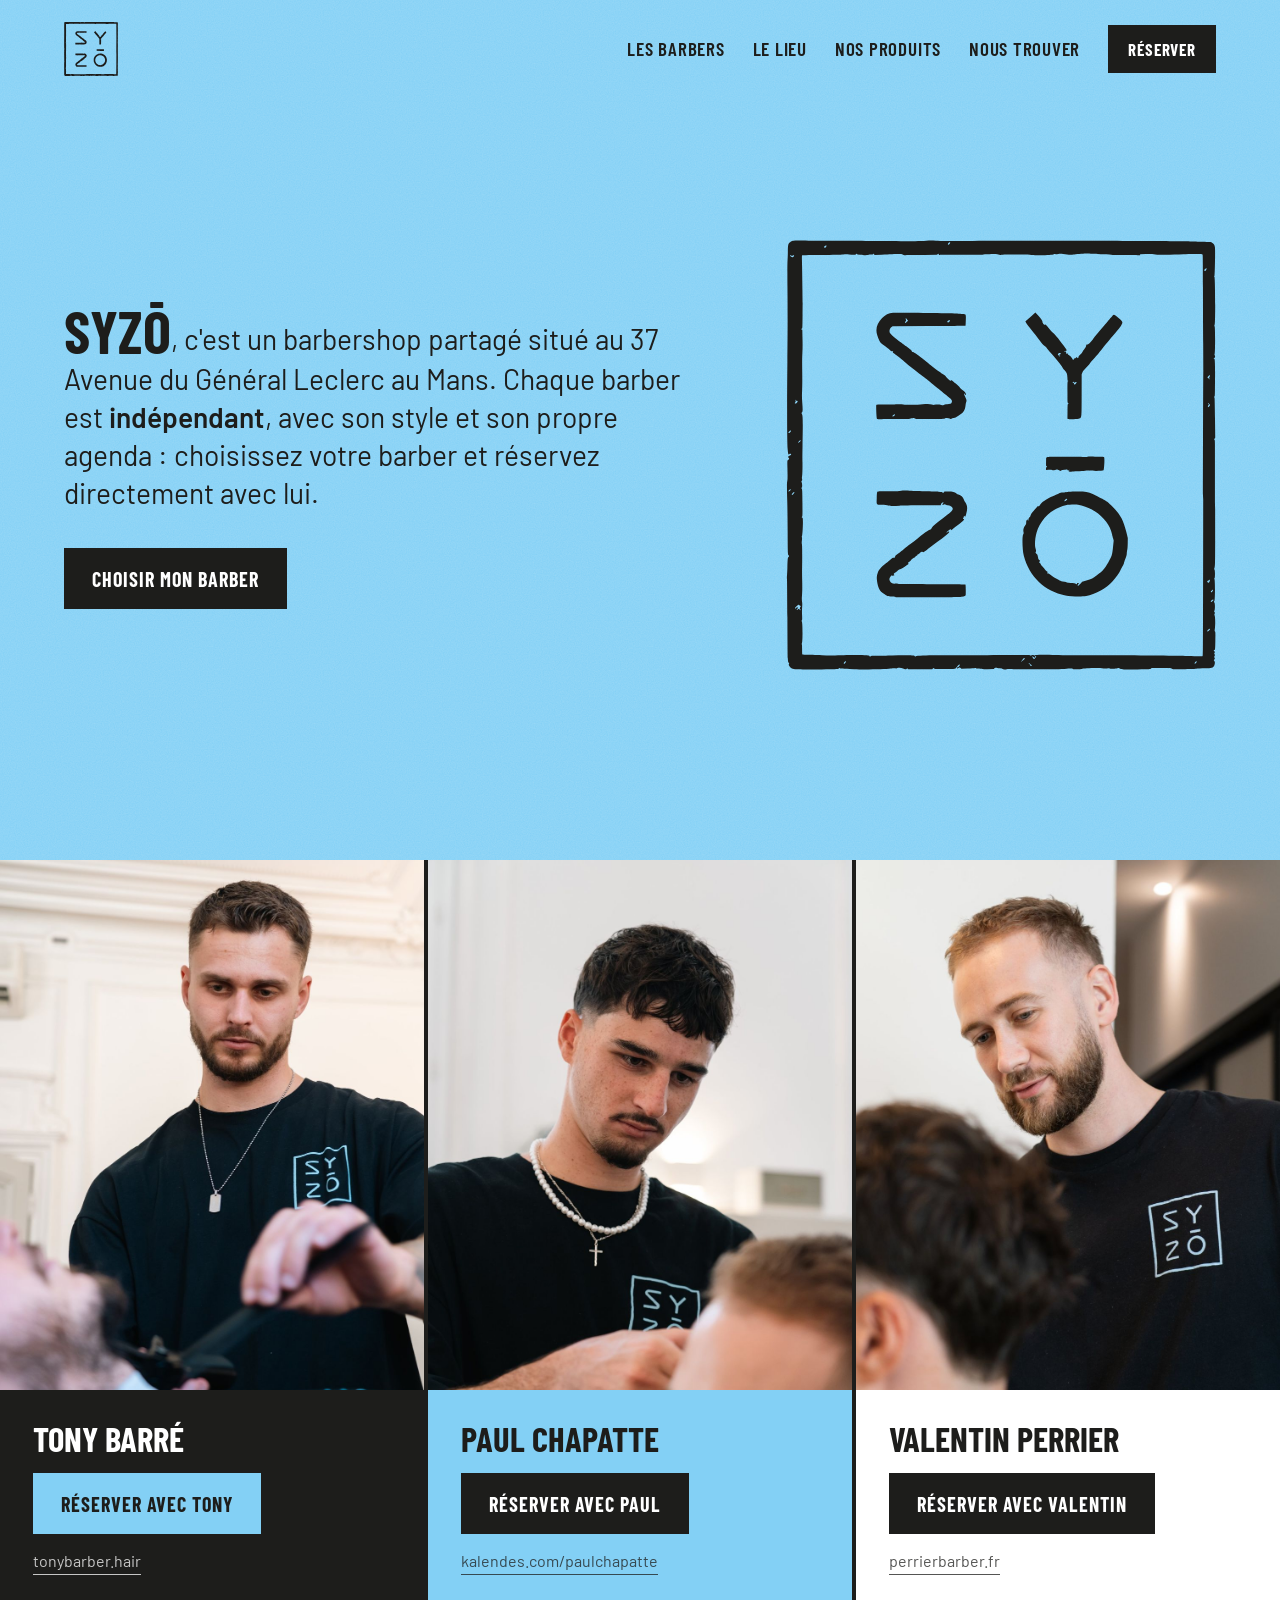
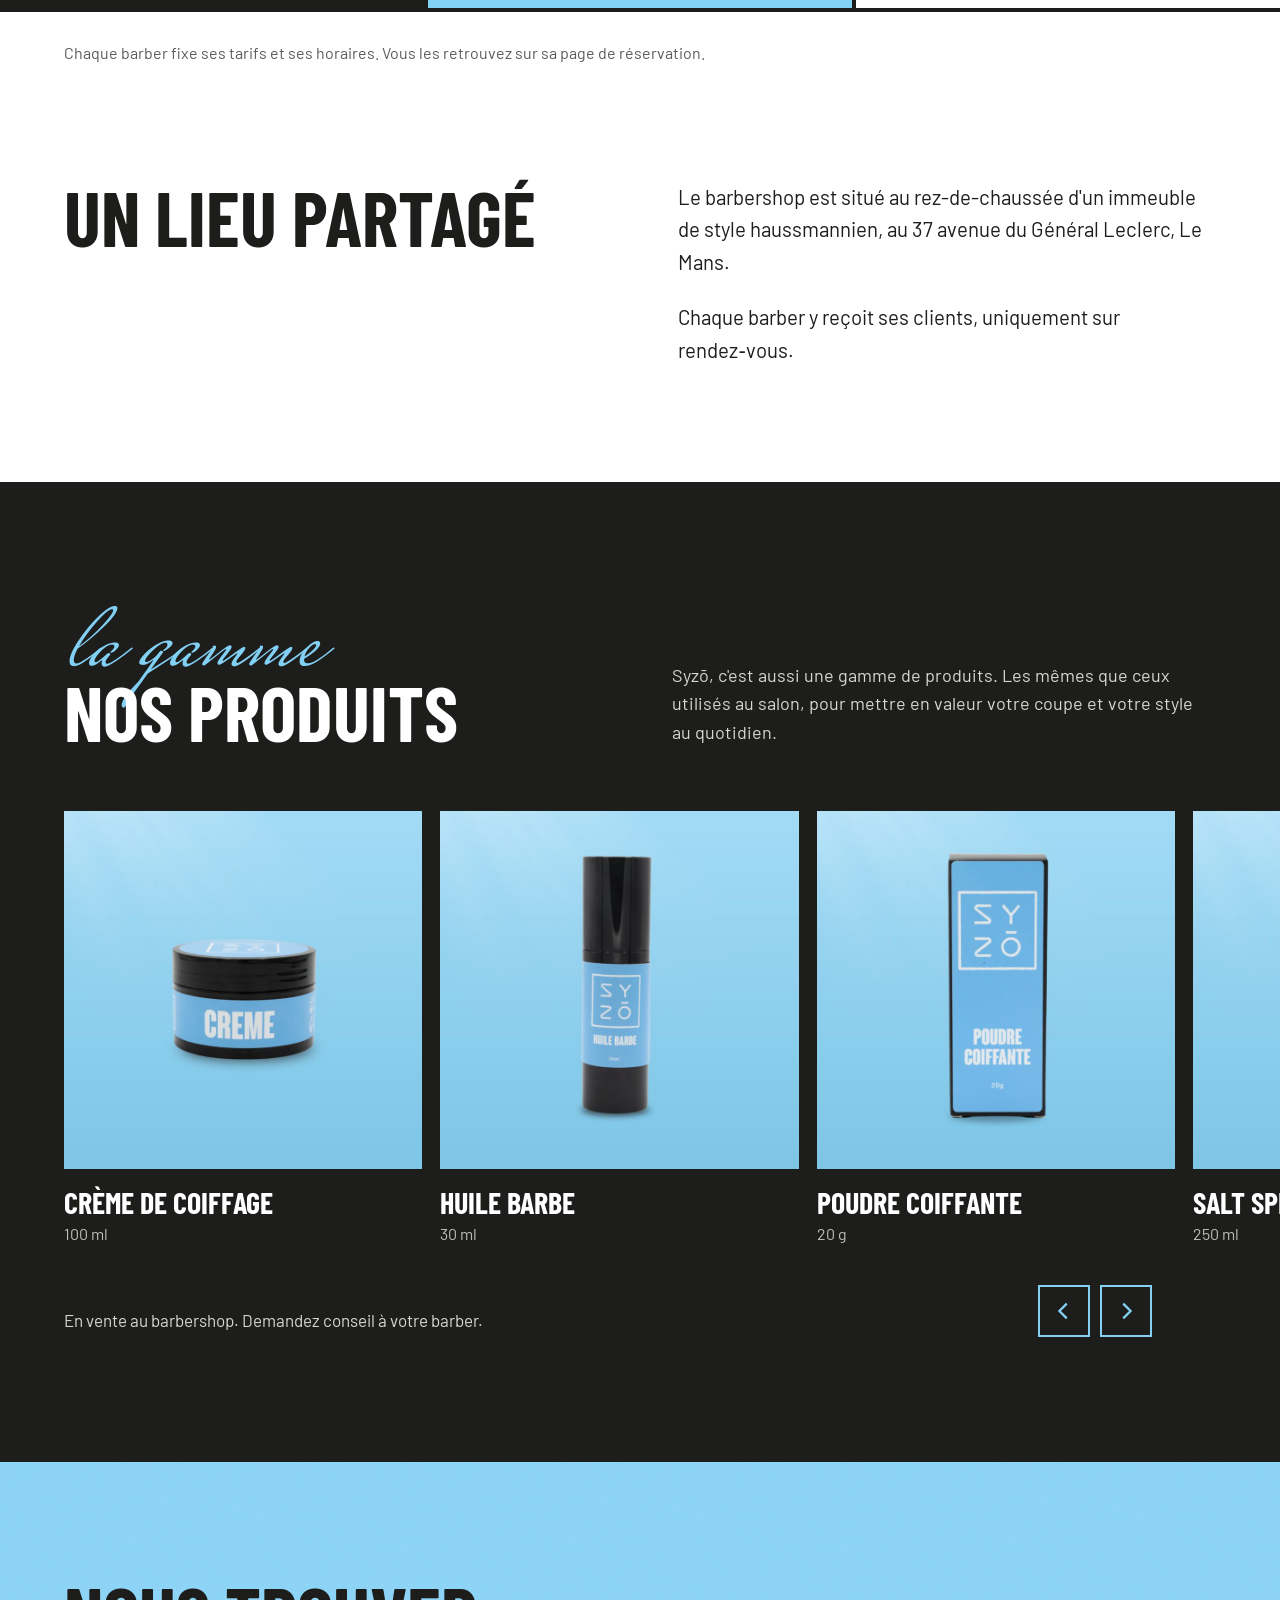
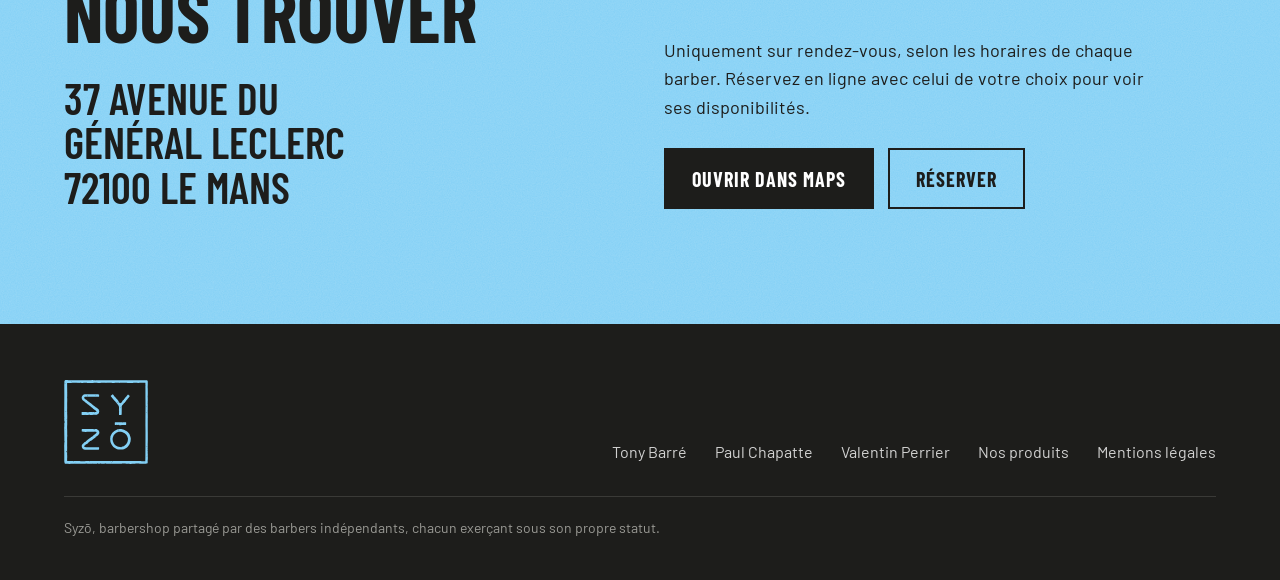
<file: index.html>
<!DOCTYPE html>
<html lang="fr">
<head>
<meta charset="utf-8">
<meta name="viewport" content="width=device-width, initial-scale=1">
<title>Syzo, barbershop au Mans</title>
<meta name="description" content="Syzo, le barbershop partagé par des barbers indépendants au Mans. Chacun son style : réservez directement avec le barber de votre choix.">
<link rel="icon" href="favicon.svg" type="image/svg+xml">
<link rel="stylesheet" href="fonts/fonts.css">
<style>
  :root{
    --ciel:#83D0F5;
    --encre:#1D1D1B;
    --blanc:#FFFFFF;
    --ciel-pale:#E6F5FD;
    --gris:#5B5B57;
    --titre:"Barlow Condensed", "Arial Narrow", sans-serif;
    --texte:"Barlow", system-ui, sans-serif;
    --signature:"Mrs Saint Delafield", cursive;
    --marge:clamp(20px, 5vw, 72px);
  }
  *{box-sizing:border-box;margin:0;padding:0}
  html{scroll-behavior:smooth}
  @media (prefers-reduced-motion:reduce){html{scroll-behavior:auto}*{animation:none!important;transition:none!important}}
  body{font-family:var(--texte);font-size:18px;line-height:1.6;color:var(--encre);background:var(--blanc);-webkit-font-smoothing:antialiased}
  a{color:inherit}
  img,svg{display:block}
  :focus-visible{outline:3px solid var(--encre);outline-offset:3px}
  .sur-encre :focus-visible{outline-color:var(--ciel)}

  /* Texture légère, comme le fond ciel de la charte */
  .texture{position:relative;isolation:isolate}
  .texture::before{content:"";position:absolute;inset:0;z-index:-1;opacity:.18;pointer-events:none;
    background-image:url("data:image/svg+xml,%3Csvg xmlns='http://www.w3.org/2000/svg' width='220' height='220'%3E%3Cfilter id='n'%3E%3CfeTurbulence type='fractalNoise' baseFrequency='.85' numOctaves='3' stitchTiles='stitch'/%3E%3CfeColorMatrix values='0 0 0 0 1 0 0 0 0 1 0 0 0 0 1 0 0 0 .9 0'/%3E%3C/filter%3E%3Crect width='100%25' height='100%25' filter='url(%23n)'/%3E%3C/svg%3E");}

  .logo{color:currentColor}

  /* En-tête */
  header{position:absolute;top:0;left:0;right:0;z-index:10;display:flex;align-items:center;justify-content:space-between;padding:22px var(--marge)}
  header .logo{width:54px;height:54px}
  nav{display:flex;align-items:center;gap:28px}
  nav a{font-family:var(--titre);font-weight:600;font-size:19px;letter-spacing:.04em;text-transform:uppercase;text-decoration:none}
  nav a:hover{text-decoration:underline;text-underline-offset:5px;text-decoration-thickness:2px}
  .bouton{display:inline-block;font-family:var(--titre);font-weight:700;font-size:20px;letter-spacing:.05em;text-transform:uppercase;text-decoration:none;padding:13px 26px 12px;border:2.5px solid currentColor;transition:background .15s,color .15s}
  .bouton.plein{background:var(--encre);color:var(--blanc);border-color:var(--encre)}
  .bouton.plein:hover{background:transparent;color:var(--encre)}
  nav .bouton{font-size:17px;padding:9px 18px 8px}
  @media (max-width:720px){nav a:not(.bouton){display:none}}

  /* Hero */
  .hero{background:var(--ciel);min-height:min(100vh,860px);display:grid;grid-template-columns:1.2fr .8fr;align-items:center;gap:clamp(32px,6vw,96px);padding:130px var(--marge) 80px}
  .logo-titre{width:clamp(220px,40vw,560px);aspect-ratio:1;animation:monte .9s cubic-bezier(.2,.7,.2,1) both}
  .logo-titre svg{width:100%;height:100%}
  .welcome{display:block;font-family:var(--signature);color:var(--blanc);font-size:clamp(96px,11vw,170px);line-height:.9;margin:0 0 clamp(4px,1vw,14px) -.04em}
  .hero p strong{font-weight:600}
  .hero p .marque{font-family:var(--titre);font-weight:700;text-transform:uppercase;font-size:2.1em;line-height:1;letter-spacing:.01em;vertical-align:-.06em}
  .cache{position:absolute;width:1px;height:1px;overflow:hidden;clip:rect(0 0 0 0);white-space:nowrap}
  .hero h1{font-family:var(--titre);font-weight:700;text-transform:uppercase;font-size:clamp(110px,17vw,270px);line-height:.85;letter-spacing:-.005em}
  .hero h1 span{display:block}
  .hero p{max-width:22em;font-size:clamp(22px,2.2vw,32px);line-height:1.35}
  .hero .actions{margin-top:36px;display:flex;flex-wrap:wrap;gap:14px;align-items:center}
  .hero .logo-grand{width:100%;max-width:460px;justify-self:end;aspect-ratio:1}
  .hero .logo-grand svg{width:100%;height:100%}
  .noms{font-family:var(--signature);font-size:clamp(40px,4vw,56px);line-height:1;margin-top:26px;display:block}
  @media (max-width:860px){
    .hero{grid-template-columns:1fr;padding-top:110px;padding-bottom:56px;min-height:0}
    .hero .logo-grand{display:none}
  }

  /* Bandeau */
  .bandeau{background:var(--encre);color:var(--blanc);padding:26px var(--marge);display:flex;flex-wrap:wrap;gap:12px 48px;justify-content:space-between;align-items:baseline}
  .bandeau strong{font-family:var(--titre);font-weight:600;font-size:clamp(22px,2.4vw,30px);text-transform:uppercase;letter-spacing:.03em}
  .bandeau span{color:#CFCFCB;font-size:17px}

  /* Barbiers */
  .barbiers-intro{padding:clamp(44px,5.5vw,76px) var(--marge) 28px;max-width:1100px}
  h2{font-family:var(--titre);font-weight:700;text-transform:uppercase;font-size:clamp(44px,6vw,84px);line-height:.92}
  .barbiers-intro p{margin-top:12px;max-width:none;color:var(--gris)}

  #liste-barbers{display:grid;grid-template-columns:repeat(3,1fr);gap:4px;background:var(--encre);border-bottom:4px solid var(--encre)}
  .barbier{display:flex;flex-direction:column}
    .barbier.blanc{background:var(--blanc);color:var(--encre)}
  .barbier.ciel{background:var(--ciel);color:var(--encre)}
  .barbier.encre{background:var(--encre);color:var(--blanc)}

  .portrait{position:relative;overflow:hidden;aspect-ratio:4/5}
  .portrait img{position:absolute;inset:0;width:100%;height:100%;object-fit:cover}
  .portrait .vide{position:absolute;inset:clamp(18px,3vw,36px);border:2.5px dashed currentColor;opacity:.55;display:flex;align-items:center;justify-content:center;text-align:center;font-family:var(--titre);font-size:20px;letter-spacing:.04em;text-transform:uppercase;padding:20px}
  .barbier.blanc .portrait{background:var(--ciel-pale)}
  .barbier.ciel .portrait{background:#6CC3EC}
  .barbier.encre .portrait{background:#2A2A27}

  .fiche{flex:1;padding:clamp(24px,2.6vw,40px) clamp(20px,2.6vw,40px);display:flex;flex-direction:column;justify-content:center;position:relative}
  .signature{font-family:var(--signature);font-size:clamp(40px,3.6vw,58px);line-height:.8;display:block;margin-bottom:-.18em;margin-left:-.06em;color:var(--ciel)}
  .barbier.ciel .signature{color:var(--blanc)}
  .barbier.blanc .signature{color:#55B9E8}
  .fiche h3{font-family:var(--titre);font-weight:700;text-transform:uppercase;font-size:clamp(28px,2.7vw,44px);line-height:.92;position:relative}
  .fiche .description{margin-top:14px;max-width:30em;font-size:19px}
  .fiche .description.provisoire{font-style:italic;opacity:.7}
  .fiche .actions{margin-top:18px;display:flex;flex-direction:column;gap:14px;align-items:flex-start}
  .fiche .site{font-size:16px;opacity:.75;text-decoration:none;border-bottom:1px solid currentColor}
  .fiche .site:hover{opacity:1}
  .barbier.encre .bouton.plein{background:var(--ciel);color:var(--encre);border-color:var(--ciel)}
  .barbier.encre .bouton.plein:hover{background:transparent;color:var(--ciel)}

  @media (max-width:820px){
    #liste-barbers{display:grid;grid-template-columns:1fr;gap:3px;background:var(--encre);border-top:3px solid var(--encre);border-bottom:3px solid var(--encre)}
    .barbier{display:grid;grid-template-columns:36% 1fr;align-items:center}
    .barbier:nth-child(2){grid-template-columns:1fr 36%}
    .barbier:nth-child(2) .portrait{order:2}
    .portrait{width:100%;height:auto;aspect-ratio:4/5;align-self:start}
    .fiche{padding:18px 18px 18px 20px}
    .signature{font-size:44px;margin-bottom:-.14em}
    .fiche h3{font-size:clamp(26px,7.4vw,36px)}
    .fiche .actions{margin-top:14px;gap:8px 14px}
    .fiche .bouton{font-size:15px;padding:9px 12px 8px;border-width:2px}
    .fiche .site{font-size:13px}
  }

  .note{padding:28px var(--marge) 0;color:var(--gris);font-size:16px;max-width:60em}

  #titre-barbers{font-size:clamp(30px,3.6vw,52px)}

  /* Le lieu */
  .lieu{display:grid;grid-template-columns:1fr 1fr;gap:clamp(24px,6vw,96px);padding:clamp(72px,9vw,120px) var(--marge);align-items:start}
  .lieu .texte p{font-size:clamp(19px,1.6vw,22px)}
  .lieu .texte p{margin-top:22px;max-width:32em}
  .lieu .texte p:first-of-type{margin-top:0}
  .principes{margin-top:0;display:grid;gap:0;border-top:2.5px solid var(--encre)}
  .principes div{padding:18px 0;border-bottom:1px solid #C9C9C4;display:grid;grid-template-columns:150px 1fr;gap:16px;align-items:baseline}
  .principes dt{font-family:var(--titre);font-weight:700;text-transform:uppercase;font-size:24px;line-height:1.1}
  .principes dd{color:var(--gris)}
  .galerie{padding:0 0 clamp(80px,10vw,130px)}
  .piste{display:flex;gap:14px;overflow-x:auto;scroll-snap-type:x mandatory;padding:0 var(--marge) 18px;scroll-padding:0 var(--marge);scrollbar-width:thin;scrollbar-color:var(--encre) transparent}
  .piste figure{flex:0 0 auto;height:clamp(300px,42vw,520px);aspect-ratio:3/4;scroll-snap-align:start;background:var(--ciel-pale);position:relative;margin:0}
  .piste figure.large{aspect-ratio:4/3}
  .piste figure img{width:100%;height:100%;object-fit:cover}
  .piste figure span{position:absolute;inset:14px;border:2px dashed #7FAFC6;display:flex;align-items:center;justify-content:center;font-family:var(--titre);text-transform:uppercase;letter-spacing:.04em;color:#4F8AA6;text-align:center;padding:10px}
  .commandes{display:flex;gap:10px;justify-content:flex-end;padding:14px var(--marge) 0}
  .commandes button{width:52px;height:52px;border:2.5px solid var(--encre);background:transparent;color:var(--encre);cursor:pointer;display:flex;align-items:center;justify-content:center}
  .commandes button:hover{background:var(--encre);color:var(--blanc)}
  .commandes svg{width:22px;height:22px}
  @media (max-width:860px){.lieu{grid-template-columns:1fr}.principes div{grid-template-columns:1fr;gap:4px}}

  /* Produits */
  .produits{background:var(--encre);color:var(--blanc);padding:clamp(80px,10vw,140px) var(--marge)}
  .produits .entete{display:grid;grid-template-columns:1fr 1fr;gap:clamp(24px,5vw,80px);align-items:end}
  .produits .entete p{max-width:30em;color:#D6D6D2}
  .produits .signature-titre{font-family:var(--signature);color:var(--ciel);font-size:clamp(70px,8vw,120px);line-height:.8;display:block;margin-bottom:-.15em}
  .gamme{list-style:none;margin:clamp(40px,5vw,64px) calc(var(--marge) * -1) 0;padding:0 var(--marge) 16px;display:flex;gap:18px;overflow-x:auto;scroll-snap-type:x mandatory;scroll-padding:0 var(--marge);scrollbar-width:thin;scrollbar-color:var(--ciel) transparent}
  .gamme li{flex:0 0 clamp(240px,28vw,380px);scroll-snap-align:start}
  .gamme img{width:100%;aspect-ratio:1;object-fit:cover;display:block}
  .gamme h3{font-family:var(--titre);font-weight:700;text-transform:uppercase;font-size:30px;line-height:1;margin-top:18px}
  .gamme p{color:#BDBDB8;font-size:16px;margin-top:4px}
  .produits .commandes{display:flex;gap:10px;justify-content:flex-end;margin-top:8px}
  .produits .commandes button{width:52px;height:52px;border:2.5px solid var(--ciel);background:transparent;color:var(--ciel);cursor:pointer;display:flex;align-items:center;justify-content:center}
  .produits .commandes button:hover{background:var(--ciel);color:var(--encre)}
  .produits .commandes svg{width:22px;height:22px}
  .produits .dispo{margin-top:-30px;max-width:calc(100% - 140px);color:#D6D6D2;font-size:17px}
  @media (max-width:960px){.produits .entete{grid-template-columns:1fr}}

  /* Infos */
  .infos{background:var(--ciel);padding:clamp(72px,9vw,120px) var(--marge);display:grid;grid-template-columns:1fr 1fr;gap:48px;align-items:end}
  .infos address{font-style:normal;font-family:var(--titre);font-weight:600;text-transform:uppercase;font-size:clamp(30px,3.4vw,46px);line-height:1.02;margin-top:28px}
  .infos .colonne p{max-width:28em}
  .infos .colonne .actions{margin-top:26px;display:flex;flex-wrap:wrap;gap:14px}
  @media (max-width:860px){.infos{grid-template-columns:1fr}}

  footer{background:var(--encre);color:var(--blanc);padding:56px var(--marge) 40px;display:flex;flex-wrap:wrap;gap:32px;justify-content:space-between;align-items:flex-end}
  footer .logo{width:84px;height:84px;color:var(--ciel)}
  footer ul{list-style:none;display:flex;flex-wrap:wrap;gap:10px 28px;font-size:16px}
  footer a{text-decoration:none;opacity:.8}
  footer a:hover{opacity:1;text-decoration:underline}
  footer small{display:block;width:100%;color:#9A9A95;font-size:14px;border-top:1px solid #3A3A37;padding-top:20px}

  /* Un seul moment animé : l'arrivée du hero */
  @keyframes monte{from{opacity:0;transform:translateY(24px)}to{opacity:1;transform:none}}
  .hero h1 span{animation:monte .7s cubic-bezier(.2,.7,.2,1) both}
  .hero h1 span:nth-child(2){animation-delay:.12s}
  .hero .logo-grand{animation:monte .9s .25s cubic-bezier(.2,.7,.2,1) both}

  /* Mobile : textes plus petits pour une version plus épurée */
  @media (max-width:600px){
    body{font-size:16px}
    nav .bouton{font-size:15px;padding:8px 14px 7px}
    header .logo{width:46px;height:46px}
    .welcome{font-size:78px}
    .hero p{font-size:18px;line-height:1.45}
    .hero .actions{margin-top:26px}
    .bouton{font-size:16px;padding:11px 20px 10px}
    h2{font-size:34px}
    #titre-barbers{font-size:28px}
    .barbiers-intro p,.note{font-size:15px}
    .signature{font-size:35px;margin-bottom:-.12em}
    .fiche h3{font-size:clamp(24px,6.8vw,29px)}
    .fiche .bouton{font-size:15.2px;padding:9px 12px 8px;letter-spacing:.04em}
    .fiche .actions{margin-top:10px}
    .fiche .site{font-size:13.9px}
    .lieu .texte p{font-size:16px}
    .produits .signature-titre{font-size:56px}
    .produits .entete p{font-size:15px}
    .gamme h3{font-size:22px}
    .gamme p,.produits .dispo{font-size:14px}
    .produits .commandes button{width:44px;height:44px}
    .infos address{font-size:26px}
    .infos .colonne p{font-size:15px}
    footer ul{font-size:15px}
    footer small{font-size:12px}
  }
</style>
</head>
<body>

<svg width="0" height="0" style="position:absolute" aria-hidden="true">
  <symbol id="syzo" viewBox="0 0 1563 1564"><path fill-rule="evenodd" fill="currentColor" d="M160.2 1561.1C187.7 1560.5 189.0 1560.4 191.8 1558.3C194.2 1556.5 194.9 1556.4 195.3 1557.5C196.0 1559.1 199.7 1559.4 246.5 1561.0C288.4 1562.5 359.7 1561.1 380.3 1558.3C390.2 1557.0 393.8 1556.9 396.1 1557.7C398.5 1558.6 399.8 1558.5 402.8 1557.3C408.7 1554.7 418.4 1555.2 425.0 1558.3C431.6 1561.5 434.9 1561.7 438.3 1559.0C439.7 1557.9 441.1 1557.0 441.4 1557.0C441.7 1557.0 442.0 1557.9 442.0 1559.0C442.0 1561.0 442.7 1561.0 486.5 1561.0L531.1 1561.0L533.7 1558.2C535.1 1556.7 536.4 1556.0 536.7 1556.5C538.1 1560.3 537.7 1560.3 574.6 1560.4C612.5 1560.5 617.0 1560.1 617.0 1556.8C617.0 1555.7 617.8 1554.6 619.0 1554.3C620.1 1554.0 621.0 1553.4 621.0 1552.9C621.0 1551.0 629.2 1543.1 630.6 1543.7C631.4 1544.0 632.0 1544.6 632.0 1545.1C632.0 1546.9 624.7 1554.0 622.9 1554.0C621.5 1554.0 621.0 1554.7 621.0 1556.6C621.0 1559.5 623.4 1559.3 628.2 1555.9C631.7 1553.5 631.8 1553.5 634.7 1556.6L637.1 1559.3L660.3 1558.6C673.3 1558.2 685.0 1557.3 686.8 1556.7C689.7 1555.7 690.3 1555.8 691.2 1557.4C692.0 1558.9 693.0 1559.1 697.1 1558.5C700.5 1558.0 702.8 1558.3 704.9 1559.3C707.4 1560.5 712.2 1560.8 731.6 1560.5L755.3 1560.3L757.3 1557.6C758.4 1556.0 759.6 1555.3 760.3 1555.7C761.0 1556.2 766.5 1556.7 772.6 1557.0C781.1 1557.4 784.2 1557.9 785.6 1559.2C788.5 1561.7 795.7 1562.3 802.1 1560.6C806.0 1559.6 809.0 1559.4 811.6 1560.0C816.9 1561.1 963.4 1561.8 984.0 1560.9C993.1 1560.4 1009.5 1559.7 1020.5 1559.1C1037.2 1558.3 1040.7 1558.4 1042.4 1559.6C1044.8 1561.2 1070.2 1561.6 1074.3 1560.1C1082.3 1557.0 1135.5 1555.6 1154.0 1557.9C1159.4 1558.6 1163.8 1558.6 1167.5 1557.9C1171.7 1557.1 1174.0 1557.2 1176.8 1558.2C1182.0 1560.0 1199.4 1559.7 1204.7 1557.7C1208.6 1556.2 1209.1 1556.3 1212.7 1558.1C1219.6 1561.7 1229.9 1562.2 1278.0 1561.5C1321.7 1560.9 1327.5 1560.4 1326.5 1557.7C1326.1 1556.8 1333.8 1556.6 1362.2 1556.8C1396.6 1557.1 1398.7 1557.2 1402.9 1559.2C1407.1 1561.2 1408.2 1561.3 1443.9 1560.7C1464.0 1560.3 1485.0 1559.6 1490.5 1559.0C1496.0 1558.4 1510.2 1557.8 1522.0 1557.6C1548.0 1557.2 1552.5 1555.8 1557.0 1547.0C1559.8 1541.5 1559.8 1532.5 1557.0 1530.8C1554.5 1529.2 1554.5 1527.8 1557.0 1525.5C1559.4 1523.3 1559.5 1521.2 1557.5 1518.3C1556.1 1516.3 1556.2 1515.8 1558.0 1512.7C1560.0 1509.3 1560.0 1509.3 1558.0 1506.8C1556.3 1504.6 1556.2 1504.1 1557.5 1502.4C1559.6 1499.6 1559.4 1495.9 1557.0 1495.3C1554.4 1494.6 1554.3 1491.0 1556.9 1491.0C1560.0 1491.0 1560.3 1488.8 1560.8 1456.1C1561.2 1427.4 1561.1 1424.5 1559.6 1423.4C1558.0 1422.3 1558.0 1421.3 1559.0 1413.8C1561.0 1400.0 1560.6 1371.4 1558.5 1366.1C1557.1 1362.7 1556.9 1361.3 1557.8 1359.9C1559.4 1357.3 1559.3 1354.9 1557.3 1352.1C1555.8 1349.9 1555.8 1349.6 1557.3 1348.5C1559.7 1346.8 1560.0 1322.3 1557.6 1318.9C1555.6 1316.0 1555.6 1314.1 1557.4 1312.1C1559.9 1309.3 1560.1 1237.4 1557.6 1233.8C1556.0 1231.4 1556.0 1231.0 1557.3 1231.0C1559.8 1231.0 1560.2 1202.6 1557.8 1198.9C1556.2 1196.4 1556.2 1196.0 1558.2 1190.9C1560.2 1185.5 1560.2 1185.0 1560.0 977.0C1559.7 709.2 1559.9 731.2 1557.8 727.4C1556.1 724.3 1556.1 724.1 1558.2 721.5L1560.3 718.8L1559.5 648.3C1559.1 609.5 1558.4 576.6 1558.0 575.2C1557.6 573.7 1556.9 571.7 1556.5 570.8C1556.0 569.5 1556.3 569.0 1557.4 569.0C1559.3 569.0 1559.2 572.1 1559.6 510.0C1560.1 451.2 1559.4 432.0 1556.9 432.0C1555.8 432.0 1555.0 431.3 1555.0 430.5C1555.0 429.7 1555.9 429.0 1557.0 429.0C1559.8 429.0 1560.8 422.9 1558.5 419.4C1557.2 417.3 1557.1 416.6 1558.1 415.3C1560.3 412.7 1560.5 323.6 1558.4 315.9C1556.9 310.6 1556.9 309.8 1558.2 308.2C1561.3 304.6 1560.5 134.0 1557.4 134.0C1556.6 134.0 1556.0 133.6 1556.0 133.0C1556.0 132.4 1556.6 132.0 1557.3 132.0C1558.9 132.0 1560.7 37.2 1559.4 26.9C1558.3 18.0 1555.2 13.2 1548.5 9.7C1544.8 7.7 1542.2 7.5 1511.5 6.8C1493.3 6.4 1469.5 5.6 1458.5 5.0C1419.1 3.0 801.0 1.8 641.3 3.5C581.7 4.1 558.7 4.0 544.7 3.0C529.8 2.0 523.3 2.0 509.5 3.1C500.1 3.8 480.6 4.4 466.0 4.3C451.4 4.2 394.1 3.9 338.5 3.5C188.4 2.6 160.7 2.5 147.5 2.9C140.9 3.0 111.4 2.9 82.0 2.5C24.1 1.7 23.8 1.7 15.8 7.0C7.5 12.5 6.6 15.9 6.3 40.0C6.2 51.3 5.7 66.8 5.1 74.5C4.5 83.1 4.4 121.2 4.8 174.0C5.6 270.1 5.5 336.6 4.5 444.0C2.9 600.7 3.4 739.2 5.6 761.5C7.4 780.0 8.0 782.0 11.1 778.9C13.5 776.5 16.6 776.5 17.9 778.9C18.8 780.5 18.2 781.1 13.2 783.6C6.8 786.8 6.0 788.5 9.0 792.0C11.7 795.1 11.5 796.6 8.3 798.7C3.9 801.5 4.0 801.1 4.7 829.0C5.0 843.6 5.3 856.9 5.2 858.5C5.2 860.1 5.1 864.1 5.1 867.2C5.0 870.4 4.6 875.0 4.0 877.4C2.6 883.6 2.6 895.3 4.0 948.0C4.7 973.6 5.4 1025.1 5.5 1062.5C5.8 1136.5 6.1 1143.9 9.1 1146.6C11.6 1148.8 11.5 1149.8 8.6 1152.5C5.8 1155.1 5.4 1159.0 4.5 1192.0C4.2 1203.3 3.6 1215.9 3.1 1220.0C2.5 1224.8 2.5 1229.8 3.1 1234.0C3.7 1238.0 4.3 1291.7 4.6 1372.5C4.8 1445.1 5.4 1511.7 6.0 1520.4C7.0 1535.9 7.3 1537.2 10.5 1538.3C11.1 1538.6 11.1 1539.9 10.3 1542.1C9.1 1545.1 9.2 1545.8 11.5 1549.1C17.0 1557.5 22.8 1560.1 38.0 1561.0C52.9 1561.9 123.4 1562.0 160.2 1561.1ZM888.0 1547.0C886.9 1545.9 886.0 1544.3 886.0 1543.5C886.0 1542.7 885.4 1542.0 884.6 1542.0C883.4 1542.0 882.0 1540.0 882.0 1538.4C882.0 1536.8 885.2 1538.5 886.0 1540.5C886.5 1541.9 887.6 1543.0 888.4 1543.0C889.8 1543.0 893.0 1546.6 893.0 1548.2C893.0 1549.7 890.0 1549.0 888.0 1547.0ZM209.7 1540.3C208.1 1538.8 213.7 1532.0 216.6 1532.0C218.9 1532.0 218.2 1534.7 214.9 1537.9C211.8 1541.1 210.8 1541.5 209.7 1540.3ZM1485.5 1540.0C1484.3 1538.1 1489.4 1532.0 1492.2 1532.0C1494.0 1532.0 1492.8 1536.3 1490.4 1538.5C1487.5 1541.2 1486.4 1541.5 1485.5 1540.0ZM855.0 1532.0C855.0 1531.4 855.7 1530.7 856.5 1530.4C857.3 1530.0 858.7 1528.3 859.6 1526.4C861.5 1522.5 865.7 1519.3 867.2 1520.8C868.6 1522.2 866.2 1525.7 862.0 1528.3C860.1 1529.4 858.1 1531.0 857.7 1531.7C856.7 1533.3 855.0 1533.4 855.0 1532.0ZM898.4 1521.1C898.0 1519.4 897.0 1518.0 895.9 1517.7C893.6 1517.1 893.4 1515.2 895.6 1514.3C896.6 1513.9 898.1 1514.7 899.6 1516.4C902.5 1519.4 905.0 1519.8 905.0 1517.2C905.0 1515.3 906.8 1513.0 908.2 1513.0C909.8 1513.0 909.0 1516.9 907.2 1518.2C906.1 1518.9 904.8 1520.5 904.1 1521.8C902.4 1525.1 899.1 1524.7 898.4 1521.1ZM302.8 1512.8C301.4 1510.6 300.4 1510.5 285.4 1509.8C260.0 1508.8 221.2 1508.9 199.4 1510.1C183.3 1511.0 169.9 1510.9 130.4 1509.6C103.5 1508.7 76.8 1508.0 71.0 1508.2C65.2 1508.3 59.9 1508.1 59.2 1507.7C58.3 1507.1 58.0 1502.2 58.0 1489.1C58.0 1478.4 57.6 1471.0 57.0 1470.4C56.3 1469.7 56.5 1468.1 57.7 1465.4C60.3 1459.8 60.0 1393.8 57.4 1388.4C55.9 1385.3 55.9 1384.7 57.2 1383.2C58.5 1381.8 58.6 1378.9 57.9 1364.0C57.4 1353.2 57.5 1342.1 58.1 1335.1C58.9 1326.5 58.8 1321.5 57.9 1315.3C56.9 1308.8 56.9 1303.3 57.9 1289.3C58.7 1277.2 58.9 1261.4 58.4 1240.0C58.1 1222.7 57.8 1204.9 57.9 1200.5C58.8 1154.8 58.5 1111.0 57.4 1106.8C56.4 1103.1 56.4 1100.1 57.3 1093.0C58.1 1086.3 58.1 1083.2 57.3 1081.0C56.4 1078.7 56.5 1077.8 57.4 1077.3C58.9 1076.4 61.0 1046.7 61.0 1025.8C61.0 1011.9 60.6 1010.3 56.8 1008.6C55.9 1008.2 56.1 1007.6 57.6 1006.5C59.6 1005.0 59.6 1004.6 59.3 960.2C59.0 912.0 58.6 905.8 56.4 903.9C54.6 902.4 54.6 901.0 56.5 901.0C59.0 901.0 58.9 885.7 56.4 880.7C55.0 878.2 55.1 877.7 56.9 875.1C58.7 872.7 58.8 871.7 57.9 869.1C57.2 867.2 57.1 864.4 57.6 862.2C59.2 854.2 60.0 824.3 59.2 801.5C59.0 796.5 59.2 773.1 59.6 749.5C61.1 661.8 60.9 640.1 58.1 634.2L55.7 629.2L57.9 626.4C60.5 623.1 60.6 618.2 58.5 589.0C57.3 572.5 57.2 564.2 58.1 546.0C58.8 532.0 58.9 506.5 58.5 478.3C58.0 446.7 58.2 426.5 59.1 411.3C59.9 396.3 60.1 379.7 59.5 357.8L58.8 326.2L56.3 325.5C53.4 324.8 53.8 322.5 56.9 322.6C59.4 322.7 59.3 323.8 59.7 272.0C59.8 253.6 60.0 235.6 60.0 232.0C60.2 222.5 58.1 94.4 57.5 74.5C57.1 65.1 57.3 56.9 57.8 56.2C58.5 55.2 72.6 54.8 127.1 54.5C172.1 54.3 199.5 53.7 207.3 52.9C216.6 51.9 221.2 51.9 228.8 52.8C242.6 54.5 253.0 54.4 253.0 52.5C253.0 49.1 258.0 48.7 259.2 52.1C260.3 55.0 293.0 56.2 300.4 53.5C302.8 52.7 306.1 52.3 309.0 52.7C312.5 53.1 314.4 52.8 316.3 51.6C318.8 49.9 318.9 49.9 320.0 52.1L321.2 54.3L347.4 53.6C361.7 53.2 376.9 52.5 381.0 52.0C389.6 51.0 415.7 50.7 421.2 51.6C423.3 52.0 425.0 52.8 425.0 53.5C425.0 55.3 432.1 55.7 445.0 54.9C450.8 54.5 476.4 54.1 501.9 54.1L548.4 54.0L550.8 51.7C553.1 49.5 553.2 49.5 554.6 51.5C556.1 53.5 557.4 53.5 634.3 53.8C700.5 54.0 713.4 53.8 718.5 52.6C722.8 51.5 726.3 51.3 731.0 51.9C734.6 52.3 738.8 52.3 740.5 51.9C746.6 50.1 765.1 50.8 771.5 53.1C776.9 55.0 778.1 55.1 783.0 54.0C791.5 52.1 878.4 52.6 895.5 54.7C911.2 56.5 960.9 55.0 971.4 52.4C974.7 51.5 978.3 51.1 979.4 51.4C980.6 51.7 985.2 51.4 989.7 50.8C996.6 49.8 999.3 49.9 1007.7 51.3C1021.9 53.8 1037.3 54.5 1044.5 53.0C1047.8 52.3 1057.5 51.4 1066.0 50.9C1074.5 50.4 1085.3 49.7 1089.9 49.4C1094.5 49.1 1102.8 49.4 1108.4 50.0C1113.9 50.6 1130.2 51.3 1144.5 51.6C1158.8 51.9 1175.7 52.7 1182.2 53.6C1191.2 54.7 1202.4 55.0 1231.2 54.8C1251.7 54.6 1272.6 54.9 1277.7 55.4C1286.8 56.2 1286.8 56.2 1287.2 53.8L1287.5 51.5L1308.5 51.2C1324.0 51.0 1333.0 51.3 1343.0 52.6C1357.3 54.4 1410.4 54.1 1444.0 52.0C1468.4 50.5 1511.3 50.7 1513.6 52.4C1515.5 53.8 1515.5 56.3 1515.7 173.2C1515.9 238.8 1516.2 331.6 1516.6 379.5C1516.9 427.4 1517.1 470.1 1517.1 474.5C1517.0 478.9 1516.8 689.9 1516.6 943.5C1516.1 1567.4 1516.3 1510.5 1514.3 1512.6C1512.7 1514.2 1510.3 1514.3 1484.5 1513.7C1469.1 1513.3 1450.7 1512.6 1443.5 1512.0C1433.1 1511.2 1211.8 1509.4 1166.0 1509.7C1094.1 1510.2 1000.7 1509.8 968.5 1508.9C925.9 1507.7 909.2 1508.0 904.7 1510.1C902.6 1511.0 901.7 1511.1 900.8 1510.2C899.3 1508.7 893.4 1508.6 892.5 1510.0C891.7 1511.4 887.3 1511.3 886.4 1509.9C885.9 1509.0 864.3 1508.9 801.1 1509.5C704.9 1510.5 584.7 1510.7 559.5 1510.1C529.8 1509.3 472.9 1511.4 471.8 1513.4C470.7 1515.4 468.0 1515.5 468.0 1513.6C468.0 1512.9 467.0 1511.9 465.8 1511.5C460.3 1509.8 423.4 1509.4 386.0 1510.7C364.3 1511.4 338.4 1511.9 328.5 1511.8C312.8 1511.5 310.2 1511.7 308.0 1513.3C304.9 1515.5 304.5 1515.5 302.8 1512.8ZM1531.0 1422.2C1531.0 1419.6 1538.5 1412.6 1540.4 1413.3C1542.9 1414.3 1542.3 1415.7 1538.0 1420.0C1533.7 1424.3 1531.0 1425.1 1531.0 1422.2ZM38.5 1345.0C37.7 1343.6 38.8 1342.0 40.6 1342.0C41.6 1342.0 42.0 1340.8 42.0 1338.0C42.0 1333.5 40.6 1333.5 36.6 1337.9C35.5 1339.1 34.1 1340.0 33.3 1340.0C30.5 1340.0 32.2 1336.6 37.8 1331.4C43.9 1325.7 47.8 1324.4 48.7 1328.0C49.0 1329.1 50.0 1330.0 51.0 1330.0C53.4 1330.0 54.1 1332.1 52.3 1334.1C49.6 1337.2 49.0 1341.8 51.1 1342.3C53.4 1342.9 53.7 1346.0 51.4 1346.0C50.5 1346.0 49.6 1345.1 49.3 1344.0C48.7 1341.6 42.0 1341.0 42.0 1343.4C42.0 1345.1 39.3 1346.3 38.5 1345.0ZM1544.0 1314.7C1544.0 1312.2 1551.5 1305.9 1552.8 1307.2C1554.6 1309.0 1554.3 1309.6 1550.8 1312.9C1547.4 1316.1 1544.0 1317.0 1544.0 1314.7ZM637.9 1297.6C648.8 1295.9 653.0 1294.2 653.0 1291.2C653.5 1272.4 653.0 1253.6 652.0 1252.6C651.2 1251.8 619.1 1251.5 529.0 1251.4C431.8 1251.3 406.7 1251.0 405.5 1250.0C404.4 1249.1 402.4 1248.9 398.7 1249.5C388.2 1250.9 381.3 1247.8 377.3 1239.9C374.5 1234.5 374.9 1231.3 379.1 1224.8C382.2 1220.0 382.3 1219.9 386.4 1220.5C391.5 1221.3 395.8 1218.8 392.8 1216.9C389.9 1215.3 390.7 1213.3 395.6 1210.1C398.1 1208.4 400.3 1207.0 400.5 1207.0C400.8 1207.0 402.9 1205.2 405.1 1203.0C409.5 1198.7 414.5 1195.9 417.0 1196.3C417.9 1196.4 424.7 1192.5 432.3 1187.5C444.9 1179.2 448.3 1176.0 444.5 1176.0C441.7 1176.0 443.0 1173.2 446.7 1170.9C450.8 1168.4 453.3 1166.1 454.6 1163.7C455.5 1162.1 465.4 1155.0 466.7 1155.0C467.2 1155.0 468.5 1153.4 469.8 1151.5C471.3 1149.1 472.8 1148.0 474.4 1148.0C476.2 1148.0 477.0 1147.4 477.2 1145.8C477.4 1144.5 478.3 1143.4 479.5 1143.1C480.6 1142.9 481.9 1142.2 482.3 1141.4C482.7 1140.6 483.7 1140.0 484.5 1140.0C485.3 1140.0 486.6 1138.7 487.4 1137.1C489.2 1133.6 494.7 1132.2 496.7 1134.7C498.2 1136.7 504.3 1133.0 517.5 1122.0C522.4 1117.9 535.5 1108.1 546.5 1100.2C575.1 1079.6 593.0 1064.7 593.0 1061.4C593.0 1059.2 588.2 1059.7 587.0 1062.0C586.4 1063.1 585.3 1064.0 584.5 1064.0C582.3 1064.0 582.7 1062.2 585.2 1060.9C586.5 1060.2 589.4 1058.0 591.7 1055.9C596.5 1051.5 600.0 1050.8 600.0 1054.1C600.0 1056.0 600.4 1055.9 604.1 1052.5C606.3 1050.5 615.0 1043.8 623.4 1037.6C638.0 1026.7 647.0 1018.3 647.0 1015.3C647.0 1014.3 646.4 1014.1 645.0 1014.5C642.9 1015.2 642.1 1012.7 644.0 1011.5C644.5 1011.2 645.0 1010.1 645.0 1009.1C645.0 1008.0 645.9 1006.2 647.0 1004.9L649.0 1002.5L649.6 1004.8C650.7 1008.8 651.7 1007.1 654.9 995.5C660.3 976.1 659.3 964.6 650.9 952.5C649.0 949.7 646.8 945.5 646.1 943.2C643.5 935.3 635.0 927.6 626.7 925.6C625.2 925.2 621.9 923.4 619.4 921.5C612.4 916.1 605.8 914.6 589.7 914.5L575.8 914.5L573.5 917.5L571.1 920.4L568.7 918.2C566.7 916.3 565.2 916.0 559.1 916.0C555.1 916.0 551.1 915.6 550.1 915.0C549.0 914.5 529.3 913.8 503.4 913.5C478.7 913.2 454.4 912.5 449.5 912.0C436.7 910.6 426.2 910.8 413.5 912.5C405.7 913.5 392.7 914.0 368.2 914.0C336.1 914.0 333.9 914.1 332.1 915.9C330.5 917.5 330.2 920.1 329.5 938.0C328.5 964.1 327.1 962.2 348.8 963.1C357.4 963.5 367.4 964.5 371.0 965.4C378.6 967.2 391.4 967.4 412.0 966.0C420.0 965.4 457.1 964.8 494.5 964.6L562.5 964.3L562.8 961.7C563.3 957.5 572.0 951.4 572.0 955.2C572.0 955.9 570.8 957.6 569.3 959.2C566.0 962.7 568.0 963.9 574.2 962.1C577.5 961.1 578.5 961.1 579.8 962.3C580.8 963.1 584.4 964.1 588.0 964.5C595.5 965.3 597.3 966.1 601.7 970.3C611.2 979.2 606.5 985.3 569.0 1012.8C540.3 1033.8 531.9 1041.4 527.9 1050.2C527.2 1051.9 525.9 1053.0 524.6 1053.0C520.3 1053.1 496.8 1069.6 477.0 1086.5C470.1 1092.3 458.9 1100.9 452.0 1105.5C445.1 1110.1 434.6 1118.2 428.5 1123.5C422.4 1128.7 413.7 1135.7 409.0 1138.9C398.9 1145.9 397.0 1147.8 396.1 1152.2C395.5 1155.1 395.0 1155.5 391.9 1155.6C386.4 1155.7 386.3 1155.8 380.8 1160.8C377.9 1163.4 369.9 1170.1 363.0 1175.7C343.5 1191.5 337.6 1198.2 333.2 1210.2C329.4 1220.3 328.8 1227.7 330.5 1239.7C334.3 1265.1 339.3 1275.1 354.0 1285.9C366.2 1295.0 370.4 1296.5 383.6 1296.5C390.2 1296.5 395.2 1296.9 396.1 1297.6C396.9 1298.2 398.1 1298.9 398.7 1299.1C399.4 1299.3 451.2 1299.4 513.7 1299.3C612.4 1299.2 628.9 1299.0 637.9 1297.6ZM1091.3 1294.5C1122.9 1289.8 1164.5 1266.8 1186.4 1242.2C1199.0 1228.0 1211.1 1211.0 1215.7 1201.0C1218.2 1195.8 1221.8 1188.8 1223.9 1185.5C1226.0 1182.2 1228.0 1177.6 1228.4 1175.3C1228.7 1173.1 1231.1 1165.9 1233.7 1159.3C1237.5 1149.7 1238.4 1146.1 1238.7 1140.0C1238.9 1135.9 1239.7 1129.8 1240.5 1126.5C1241.4 1122.6 1242.0 1114.0 1242.2 1102.0L1242.4 1083.5L1237.1 1062.0C1226.0 1016.7 1214.5 996.5 1181.8 964.4C1166.1 949.0 1166.9 949.5 1126.0 928.8C1110.8 921.1 1097.1 917.1 1079.0 915.0C1064.4 913.3 1028.5 914.2 1021.0 916.4C1018.0 917.3 1011.7 918.1 1007.0 918.3C999.6 918.5 997.4 919.1 990.0 922.4C985.3 924.5 977.0 928.2 971.5 930.5C946.3 941.1 927.4 954.1 922.7 963.9C920.7 968.0 920.2 968.5 917.3 968.4C914.5 968.2 913.5 968.9 910.8 972.4C909.0 974.6 904.3 980.0 900.4 984.2C892.9 992.0 889.8 997.0 888.5 1002.7C888.2 1004.5 887.1 1006.6 886.1 1007.2C883.0 1009.5 881.0 1013.4 881.0 1017.2C881.0 1021.5 879.4 1022.3 878.4 1018.4L877.8 1015.9L875.4 1018.1C873.4 1020.0 873.0 1021.3 873.0 1026.5C873.0 1032.1 872.6 1033.3 869.0 1038.6C863.3 1047.0 861.6 1053.3 863.0 1060.8C864.1 1066.2 864.0 1066.9 861.8 1071.0C857.7 1079.0 859.1 1128.6 864.1 1147.7C884.0 1224.8 940.9 1279.1 1015.7 1292.5C1037.0 1296.3 1073.2 1297.2 1091.3 1294.5ZM1544.5 1280.0C1543.8 1278.8 1546.0 1275.4 1548.9 1273.4C1553.5 1270.2 1554.2 1273.6 1549.9 1277.9C1546.7 1281.2 1545.5 1281.6 1544.5 1280.0ZM1060.2 1256.8C1059.4 1256.0 1059.7 1254.9 1061.4 1252.6C1065.4 1247.2 1065.4 1247.0 1061.6 1247.0C1058.6 1247.0 1058.0 1247.4 1058.0 1249.0C1058.0 1251.7 1055.3 1252.7 1053.7 1250.7C1051.9 1248.3 1044.8 1247.1 1033.5 1247.0C1025.5 1247.0 1022.6 1246.5 1019.0 1244.9C1016.5 1243.7 1011.2 1242.4 1007.2 1241.9C999.6 1241.1 999.0 1240.8 978.2 1229.2C974.2 1227.0 967.6 1222.4 963.4 1219.1C958.3 1214.9 955.0 1213.0 953.1 1213.0C949.4 1213.0 948.9 1212.3 950.3 1209.2C951.2 1207.2 951.2 1206.6 950.1 1206.2C947.5 1205.3 941.1 1198.9 938.6 1194.5C937.2 1192.2 933.8 1188.3 931.0 1186.0C927.6 1183.2 926.0 1181.1 926.0 1179.5C926.0 1178.1 924.8 1176.2 922.9 1174.8L919.9 1172.4L921.7 1169.2L923.5 1166.0L920.4 1163.5C917.7 1161.4 917.0 1160.0 916.1 1154.3C914.5 1145.1 913.5 1142.8 910.0 1140.8C907.0 1139.1 905.8 1134.8 908.0 1133.5C909.6 1132.5 909.2 1127.8 907.0 1121.5C903.2 1110.6 904.9 1084.0 910.6 1064.2C924.7 1015.1 967.1 975.4 1017.0 964.5C1027.1 962.3 1052.7 961.4 1061.6 962.9C1079.3 966.0 1108.3 977.2 1122.3 986.3C1156.1 1008.3 1178.6 1038.2 1185.1 1069.8C1186.1 1074.9 1187.9 1082.2 1189.1 1085.9L1191.1 1092.8L1189.0 1113.6C1185.8 1145.6 1184.2 1150.8 1171.4 1172.3C1158.2 1194.3 1151.3 1202.8 1139.0 1211.8C1134.9 1214.9 1129.1 1219.6 1126.1 1222.2C1118.7 1228.9 1109.8 1233.1 1091.8 1238.5L1076.5 1243.1L1071.0 1248.9C1063.2 1257.0 1061.6 1258.2 1060.2 1256.8ZM1532.9 1244.9C1530.5 1242.5 1530.8 1239.7 1533.5 1239.2C1534.6 1239.0 1536.3 1238.1 1537.2 1237.3C1540.8 1234.1 1542.1 1236.5 1539.7 1241.9C1537.3 1247.5 1536.0 1248.0 1532.9 1244.9ZM1013.2 950.3C1011.1 949.5 1011.8 947.5 1015.4 944.1C1018.6 941.0 1022.0 940.4 1022.0 942.8C1022.0 944.3 1014.5 950.8 1013.2 950.3ZM20.3 925.3C19.7 923.7 27.0 916.0 29.1 916.0C31.2 916.0 29.7 920.0 26.3 923.3C22.2 927.4 21.2 927.8 20.3 925.3ZM8.5 913.9C7.4 912.3 13.2 906.1 15.8 906.0C18.0 906.0 17.1 908.8 13.9 911.9C10.6 915.2 9.5 915.6 8.5 913.9ZM1059.5 841.1C1069.4 840.5 1081.8 839.5 1087.0 838.9C1092.2 838.3 1098.8 838.0 1101.5 838.4C1118.6 840.5 1151.6 839.8 1154.1 837.3C1156.7 834.7 1158.7 792.3 1156.3 789.9C1155.5 789.1 1149.7 788.6 1137.8 788.5C1128.3 788.3 1116.2 787.9 1110.9 787.5C1103.6 786.9 1100.1 787.1 1095.9 788.3C1091.9 789.4 1089.2 789.6 1085.5 789.0C1082.8 788.5 1051.7 788.1 1016.5 788.1C957.5 788.0 952.2 788.1 949.0 789.8L945.5 791.5L945.2 807.2C945.0 822.5 945.0 823.0 947.0 823.0C949.6 823.0 949.6 825.6 947.0 826.3C945.4 826.7 945.0 827.7 945.0 831.5L945.0 836.1L955.5 835.9C962.6 835.7 966.4 836.0 967.2 836.8C969.1 838.7 979.6 837.3 983.8 834.7C984.5 834.2 985.6 834.3 986.3 834.8C987.0 835.3 988.9 836.0 990.5 836.4C992.1 836.8 994.2 837.8 995.2 838.7C996.6 840.0 997.2 840.0 1000.2 838.4C1002.0 837.4 1006.4 836.3 1010.0 835.8C1013.6 835.4 1017.8 834.8 1019.3 834.4C1021.6 833.9 1022.2 834.1 1022.7 835.9C1023.4 838.5 1026.6 838.7 1029.2 836.3C1030.2 835.4 1031.0 835.1 1031.0 835.6C1031.0 836.1 1030.0 837.4 1028.8 838.4L1026.7 840.3L1029.1 841.6C1030.6 842.5 1033.3 842.9 1036.5 842.6C1039.2 842.3 1049.6 841.6 1059.5 841.1ZM43.6 736.2C43.0 735.1 49.8 728.0 51.5 728.0C53.9 728.0 53.2 730.9 50.1 734.1C47.2 736.9 44.6 737.8 43.6 736.2ZM8.4 700.9C7.7 699.7 13.7 693.0 15.6 693.0C18.6 693.0 18.1 695.5 14.7 698.7C10.8 702.2 9.5 702.7 8.4 700.9ZM389.5 650.7C397.2 650.7 412.1 650.9 422.5 651.0C437.3 651.3 443.4 650.9 450.0 649.6C465.5 646.5 466.0 646.5 467.6 648.8C469.1 650.9 469.2 650.9 521.3 650.7C568.6 650.5 573.8 650.3 576.7 648.7C581.7 646.0 590.5 646.4 594.1 649.5C597.2 652.0 599.0 651.9 602.3 649.2C603.2 648.3 606.6 647.5 609.8 647.2C614.9 646.8 616.7 645.9 626.5 639.4C645.5 626.9 650.1 620.1 652.4 601.8C653.1 596.1 654.2 590.5 654.8 589.3C656.8 585.7 656.2 580.9 653.0 574.5C649.1 566.4 645.9 558.0 646.8 558.0C648.1 558.0 649.7 559.5 650.9 561.8C652.3 564.5 654.0 564.7 654.0 562.2C654.0 556.8 649.4 551.0 639.8 544.4C637.4 542.7 633.4 538.7 630.9 535.5C628.5 532.3 623.6 527.5 620.0 524.8C616.4 522.2 610.9 517.7 607.7 514.9C602.3 510.1 601.7 509.8 599.5 511.0C597.3 512.2 596.7 511.9 590.9 506.9C587.5 504.0 583.0 499.2 580.8 496.2C577.6 492.0 575.5 490.2 570.5 488.0C567.0 486.4 563.4 484.0 562.5 482.7C561.6 481.3 558.1 478.9 554.6 477.2C550.5 475.2 540.8 467.9 525.9 455.5C513.6 445.2 498.8 433.3 493.1 429.1C487.4 424.9 478.2 418.1 472.6 414.0C465.8 409.0 461.8 406.7 460.2 406.9C458.5 407.1 457.6 406.4 456.5 403.6C455.6 401.6 454.6 400.0 454.2 400.0C453.8 400.0 450.4 397.3 446.5 393.9C442.6 390.6 438.1 387.2 436.5 386.3C434.9 385.4 431.4 382.9 428.9 380.8C426.4 378.7 419.5 373.7 413.7 369.7C401.9 361.7 379.6 342.1 377.4 337.9C374.0 331.2 376.5 322.0 383.3 316.6L387.2 313.5L519.5 313.0C592.3 312.7 652.0 312.3 652.3 312.0C652.5 311.7 653.0 303.2 653.3 293.0C654.1 269.0 654.4 269.7 642.5 268.9C637.5 268.6 628.3 267.8 622.0 267.2C609.1 265.9 397.8 263.6 389.0 264.6C372.0 266.5 360.8 271.9 349.0 283.9C330.1 303.1 323.9 325.1 331.4 346.0C332.9 350.1 334.8 355.5 335.6 358.0C339.6 369.6 343.6 375.1 352.5 380.9C361.1 386.4 371.8 394.6 377.2 399.8C382.3 404.6 383.2 405.1 385.9 404.5C388.6 403.9 389.0 404.1 389.0 405.9C389.0 407.1 388.4 408.0 387.8 408.0C386.1 408.0 390.0 411.2 406.1 423.0C413.6 428.4 424.0 436.9 429.2 441.8C434.4 446.6 443.2 453.8 448.6 457.8C454.0 461.8 464.1 469.7 470.9 475.5C477.8 481.3 488.8 489.7 495.4 494.2C502.1 498.7 511.2 505.7 515.8 509.8C523.8 517.0 542.2 532.0 562.6 548.0C568.2 552.4 576.3 559.2 580.6 563.1C584.9 567.0 591.2 572.2 594.5 574.6C602.8 580.5 604.9 585.5 601.5 591.9C599.6 595.6 596.4 596.7 585.2 597.4C579.7 597.7 574.7 598.6 572.8 599.6C570.0 601.1 569.3 601.1 564.1 599.6C557.5 597.7 545.8 597.5 539.5 599.1C535.8 600.0 534.3 599.9 529.5 598.1C522.7 595.6 511.9 595.3 496.8 597.4C480.7 599.7 439.6 600.2 425.9 598.4C419.7 597.6 413.9 597.2 413.0 597.6C412.2 598.0 393.0 598.2 370.4 598.1C334.5 597.9 329.2 598.1 328.1 599.4C326.4 601.4 328.3 647.4 330.1 649.6C331.5 651.3 343.3 651.9 361.5 651.1C369.2 650.8 381.8 650.6 389.5 650.7ZM1066.5 649.5C1074.9 645.3 1074.5 649.7 1074.6 564.0L1074.7 488.5L1077.0 482.5C1078.8 477.8 1081.3 474.5 1089.0 466.5C1094.3 461.0 1101.5 452.7 1105.0 448.0C1108.5 443.3 1115.5 435.2 1120.5 430.0C1125.4 424.8 1137.6 410.4 1147.4 398.0C1168.0 372.2 1186.8 349.5 1198.5 336.5C1211.5 322.0 1216.1 316.0 1219.6 308.6C1224.9 297.5 1225.1 297.9 1208.8 283.5C1192.9 269.6 1191.7 269.1 1187.4 274.8C1185.9 276.8 1180.0 283.7 1174.5 290.0C1161.4 304.8 1120.2 354.4 1117.1 359.0C1115.8 360.9 1113.2 364.1 1111.4 366.0C1109.6 367.9 1106.6 371.2 1104.9 373.3C1101.5 377.4 1097.3 380.0 1094.2 380.0C1092.2 380.0 1091.0 381.8 1091.0 384.8C1091.0 387.4 1087.3 393.9 1082.8 399.3C1080.5 402.0 1077.9 405.9 1076.9 408.0C1075.9 410.1 1072.3 414.2 1069.0 417.2C1064.1 421.7 1063.0 423.3 1063.0 425.8C1063.0 429.9 1061.1 430.9 1058.8 428.1L1057.0 425.8L1053.9 428.4C1052.0 430.0 1050.1 430.8 1049.0 430.5C1047.7 430.1 1047.1 430.7 1046.6 433.0C1045.8 437.0 1041.7 437.0 1041.2 433.0C1041.0 431.7 1039.9 430.0 1038.9 429.2C1037.9 428.5 1037.0 427.3 1037.0 426.6C1037.0 424.5 1031.0 419.1 1027.3 417.8C1024.7 416.9 1024.1 416.2 1024.6 414.7C1025.1 413.1 1024.7 412.9 1021.8 413.2C1018.6 413.5 1018.5 413.3 1018.2 409.8C1017.9 406.1 1017.3 405.6 1013.8 405.9C1012.8 406.0 1012.0 405.6 1012.0 405.1C1012.0 404.5 1012.6 404.0 1013.4 404.0C1014.2 404.0 1016.2 403.2 1017.8 402.3L1020.7 400.6L1017.2 395.6C997.3 367.4 977.5 343.0 970.1 337.6C967.2 335.5 960.5 328.1 954.5 320.4C943.5 306.5 943.2 306.2 941.2 308.2C939.9 309.5 934.0 304.8 934.0 302.4C934.0 301.8 933.3 300.7 932.5 300.0C931.4 299.1 931.2 298.4 931.9 297.7C933.9 295.7 926.9 285.2 916.5 274.2L906.3 263.5L894.4 274.6C887.8 280.7 879.9 287.5 876.8 289.8C873.7 292.1 870.9 294.4 870.5 294.9C869.0 297.4 877.2 308.9 900.9 338.0C907.9 346.5 916.5 357.6 920.0 362.5C929.4 375.8 933.6 380.6 940.1 385.6C943.4 388.1 946.7 391.4 947.5 392.9C948.3 394.5 952.8 400.0 957.6 405.1C980.3 429.7 1001.4 455.5 1004.5 462.5C1005.7 465.4 1009.1 470.1 1011.9 473.1C1020.3 481.8 1022.4 487.3 1022.8 500.8C1023.1 509.6 1023.5 512.0 1024.6 512.0C1025.4 512.0 1026.0 512.5 1026.0 513.0C1026.0 513.5 1025.3 514.0 1024.5 514.0C1023.2 514.0 1023.0 519.0 1023.0 552.9C1023.0 590.9 1023.0 591.8 1025.0 592.3C1027.5 592.9 1027.6 596.0 1025.2 596.6C1023.6 597.1 1023.5 599.4 1023.2 623.6L1022.9 650.0L1025.2 651.0C1029.7 652.9 1062.0 651.8 1066.5 649.5ZM386.7 640.5C386.3 639.6 387.5 637.9 389.9 636.1C393.4 633.3 393.9 633.2 395.1 634.6C396.2 636.0 396.0 636.6 393.2 639.1C389.6 642.3 387.5 642.8 386.7 640.5ZM1534.1 606.6C1532.7 605.0 1533.7 602.3 1536.4 600.0C1538.5 598.3 1538.4 597.0 1536.2 597.0C1533.6 597.0 1532.8 595.9 1534.1 594.3C1535.1 593.2 1535.9 593.6 1538.6 596.4L1542.0 599.9L1539.3 603.9C1536.4 608.4 1535.8 608.7 1534.1 606.6ZM31.5 594.0C31.2 593.5 31.9 591.7 33.2 590.0C35.1 587.3 35.3 586.6 34.1 584.8C33.2 583.4 33.1 582.5 33.9 581.7C34.7 580.9 35.0 581.2 35.0 582.8C35.0 584.3 35.6 585.0 36.9 585.0C42.7 585.0 43.3 587.3 38.9 591.8C35.8 595.0 32.7 595.9 31.5 594.0ZM1047.7 525.2C1047.5 524.8 1047.0 523.2 1046.6 521.7C1046.1 519.4 1045.5 519.0 1043.9 519.5C1042.2 520.1 1041.9 519.8 1042.2 517.8C1042.6 514.7 1047.0 513.9 1047.0 516.9C1047.0 519.4 1048.1 519.5 1051.9 517.5C1056.9 515.0 1057.6 518.3 1052.9 522.9C1049.8 526.0 1048.5 526.6 1047.7 525.2ZM1538.0 505.4C1538.0 504.1 1536.9 503.0 1535.0 502.3C1531.2 500.9 1531.2 499.9 1535.1 495.5C1540.1 489.8 1543.6 491.2 1539.8 497.5C1538.0 500.6 1537.9 501.6 1538.9 503.2C1539.8 504.7 1539.9 505.5 1539.1 506.3C1538.3 507.1 1538.0 506.8 1538.0 505.4ZM991.2 420.4C989.4 418.4 988.0 416.2 988.0 415.4C988.0 413.6 993.5 410.8 996.3 411.2C1000.0 411.7 999.6 414.7 995.6 416.4C991.4 418.2 991.0 419.5 994.6 420.4C996.0 420.8 997.0 421.6 996.8 422.2C996.0 424.5 994.3 424.0 991.2 420.4ZM432.6 301.3C431.4 300.0 432.0 297.5 433.9 296.3C436.4 294.8 437.0 289.9 435.0 288.3C433.8 287.4 433.8 286.9 434.7 285.9C436.1 284.5 439.0 286.3 439.0 288.5C439.0 289.2 440.0 290.4 441.2 291.2L443.4 292.7L441.1 295.8C438.8 299.2 433.7 302.4 432.6 301.3ZM587.2 298.8C585.1 296.7 585.9 295.3 590.2 293.1C596.5 290.0 598.3 292.5 593.2 297.3C590.1 300.3 589.0 300.6 587.2 298.8ZM1521.8 111.9C1519.4 110.5 1519.5 110.1 1523.5 105.7C1528.4 100.3 1530.7 101.9 1527.6 108.5C1525.4 113.2 1524.7 113.6 1521.8 111.9ZM18.5 61.1C15.2 59.2 13.8 55.0 16.5 55.0C17.3 55.0 18.3 55.7 18.6 56.5C19.4 58.4 22.1 58.4 24.6 56.5C29.0 53.1 30.9 56.9 26.7 60.8C23.9 63.4 22.5 63.4 18.5 61.1ZM139.0 27.6C137.2 25.4 138.4 23.3 142.5 21.3C147.0 19.1 147.9 20.2 145.5 24.8C143.3 28.9 141.0 29.9 139.0 27.6ZM588.5 16.0C586.6 12.9 593.7 5.7 596.0 8.5C596.9 9.6 596.6 10.6 594.5 13.5C591.8 17.0 589.7 17.9 588.5 16.0Z"/></symbol>
</svg>

<header>
  <a href="#" aria-label="Syzo, accueil"><svg class="logo" role="img" aria-hidden="true"><use href="#syzo"/></svg></a>
  <nav aria-label="Navigation principale">
    <a href="#barbers">Les barbers</a>
    <a href="#lieu">Le lieu</a>
    <a href="#produits">Nos produits</a>
    <a href="#infos">Nous trouver</a>
    <a class="bouton plein" href="#barbers">Réserver</a>
  </nav>
</header>

<main>
  <section class="hero texture">
    <div class="accroche">
      <h1 class="cache">Syzō Barbers, barbershop au Mans</h1>
      <p><span class="marque">Syzō</span>, c'est un barbershop partagé situé au 37 Avenue du Général Leclerc au Mans. Chaque barber est <strong>indépendant</strong>, avec son style et son propre agenda&nbsp;: choisissez votre barber et réservez directement avec lui.</p>
      <div class="actions">
        <a class="bouton plein" href="#barbers">Choisir mon barber</a>
      </div>
    </div>
    <div class="logo-grand"><svg class="logo" role="img" aria-label="Syzō Barbers"><use href="#syzo"/></svg></div>
  </section>

  <section id="barbers" aria-label="Les barbers">

    <div id="liste-barbers">
      <article class="barbier encre sur-encre" data-barbier="tony">
        <div class="portrait"><img src="images/tony.jpg" alt="Tony Barré au travail dans le barbershop Syzō" style="object-position:50% 20%" loading="lazy"></div>
        <div class="fiche">
          <h3>Tony Barré</h3>
          <div class="actions">
            <a class="bouton plein" href="https://tonybarber.hair" target="_blank" rel="noopener">Réserver avec Tony</a>
            <a class="site" href="https://tonybarber.hair" target="_blank" rel="noopener">tonybarber.hair</a>
          </div>
        </div>
      </article>

      <article class="barbier ciel" data-barbier="paul">
        <div class="portrait"><img src="images/paul.jpg" alt="Paul Chapatte au travail dans le barbershop Syzō" style="object-position:50% 20%" loading="lazy"></div>
        <div class="fiche">
          <h3>Paul Chapatte</h3>
          <div class="actions">
            <a class="bouton plein" href="https://www.kalendes.com/paulchapatte/" target="_blank" rel="noopener">Réserver avec Paul</a>
            <a class="site" href="https://www.kalendes.com/paulchapatte/" target="_blank" rel="noopener">kalendes.com/paulchapatte</a>
          </div>
        </div>
      </article>

      <article class="barbier blanc" data-barbier="valentin">
        <div class="portrait"><img src="images/valentin.jpg" alt="Valentin Perrier au travail dans le barbershop Syzō" style="object-position:40% 25%" loading="lazy"></div>
        <div class="fiche">
          <h3>Valentin Perrier</h3>
          <div class="actions">
            <a class="bouton plein" href="https://perrierbarber.fr" target="_blank" rel="noopener">Réserver avec Valentin</a>
            <a class="site" href="https://perrierbarber.fr" target="_blank" rel="noopener">perrierbarber.fr</a>
          </div>
        </div>
      </article>
    </div>

    <p class="note">Chaque barber fixe ses tarifs et ses horaires. Vous les retrouvez sur sa page de réservation.</p>
  </section>

  <section id="lieu" class="lieu" aria-labelledby="titre-lieu">
    <h2 id="titre-lieu">Un lieu partagé</h2>
    <div class="texte">
      <p>Le barbershop est situé au rez-de-chaussée d'un immeuble de style haussmannien, au 37 avenue du Général Leclerc, Le Mans.</p>
      <p>Chaque barber y reçoit ses clients, uniquement sur rendez&#8209;vous.</p>
    </div>
  </section>

  <section class="produits sur-encre" id="produits" aria-labelledby="titre-produits">
    <div class="entete">
      <div>
        <span class="signature-titre" aria-hidden="true">la gamme</span>
        <h2 id="titre-produits">Nos produits</h2>
      </div>
      <p>Syzō, c'est aussi une gamme de produits. Les mêmes que ceux utilisés au salon, pour mettre en valeur votre coupe et votre style au quotidien.</p>
    </div>
    <ul class="gamme" id="gamme" tabindex="0" aria-label="Produits Syzō, faites défiler">
      <li>
        <img src="images/creme.jpg" alt="Crème de coiffage Syzō" loading="lazy">
        <h3>Crème de coiffage</h3><p>100 ml</p>
      </li>
      <li>
        <img src="images/huile-barbe.jpg" alt="Huile barbe Syzō" loading="lazy">
        <h3>Huile barbe</h3><p>30 ml</p>
      </li>
      <li>
        <img src="images/poudre-coiffante.jpg" alt="Poudre coiffante Syzō" loading="lazy">
        <h3>Poudre coiffante</h3><p>20 g</p>
      </li>
      <li>
        <img src="images/salt-spray.jpg" alt="Salt spray Syzō" loading="lazy">
        <h3>Salt spray</h3><p>250 ml</p>
      </li>
    </ul>
    <div class="commandes">
      <button type="button" id="prec" aria-label="Produits précédents"><svg viewBox="0 0 24 24" fill="none" stroke="currentColor" stroke-width="2.5"><path d="M15 4l-8 8 8 8"/></svg></button>
      <button type="button" id="suiv" aria-label="Produits suivants"><svg viewBox="0 0 24 24" fill="none" stroke="currentColor" stroke-width="2.5"><path d="M9 4l8 8-8 8"/></svg></button>
    </div>
    <p class="dispo">En vente au barbershop. Demandez conseil à votre barber.</p>
  </section>

  <section class="infos texture" id="infos" aria-labelledby="titre-infos">
    <div>
      <h2 id="titre-infos">Nous trouver</h2>
      <address>37 avenue du<br>Général Leclerc<br>72100 Le Mans</address>
    </div>
    <div class="colonne">
      <p>Uniquement sur rendez-vous, selon les horaires de chaque barber. Réservez en ligne avec celui de votre choix pour voir ses disponibilités.</p>
      <div class="actions">
        <a class="bouton plein" href="https://www.google.com/maps/search/?api=1&query=37+avenue+du+G%C3%A9n%C3%A9ral+Leclerc+Le+Mans" target="_blank" rel="noopener">Ouvrir dans Maps</a>
        <a class="bouton" href="#barbers">Réserver</a>
      </div>
    </div>
  </section>
</main>

<footer class="sur-encre">
  <svg class="logo" role="img" aria-label="Syzo"><use href="#syzo"/></svg>
  <ul>
    <li><a href="https://tonybarber.hair" target="_blank" rel="noopener">Tony Barré</a></li>
    <li><a href="https://www.kalendes.com/paulchapatte/" target="_blank" rel="noopener">Paul Chapatte</a></li>
    <li><a href="https://perrierbarber.fr" target="_blank" rel="noopener">Valentin Perrier</a></li>
    <li><a href="#produits">Nos produits</a></li>
    <li><a href="mentions-legales.html">Mentions légales</a></li>
  </ul>
  <small>Syzō, barbershop partagé par des barbers indépendants, chacun exerçant sous son propre statut.</small>
</footer>

<script>
  // Ordre des barbers tiré au hasard à chaque visite, pour que personne ne soit toujours en premier.
  (function(){
    var liste=document.getElementById('liste-barbers');
    var items=Array.prototype.slice.call(liste.children);
    for(var i=items.length-1;i>0;i--){var j=Math.floor(Math.random()*(i+1));var t=items[i];items[i]=items[j];items[j]=t;}
    items.forEach(function(el){liste.appendChild(el);});
  })();
  // Produits : boutons précédent / suivant
  (function(){
    var g=document.getElementById('gamme');
    function pas(){var li=g.querySelector('li');return li?li.getBoundingClientRect().width+18:300;}
    document.getElementById('prec').addEventListener('click',function(){g.scrollBy({left:-pas(),behavior:'smooth'});});
    document.getElementById('suiv').addEventListener('click',function(){g.scrollBy({left:pas(),behavior:'smooth'});});
  })();
</script>
</body>
</html>
</file>
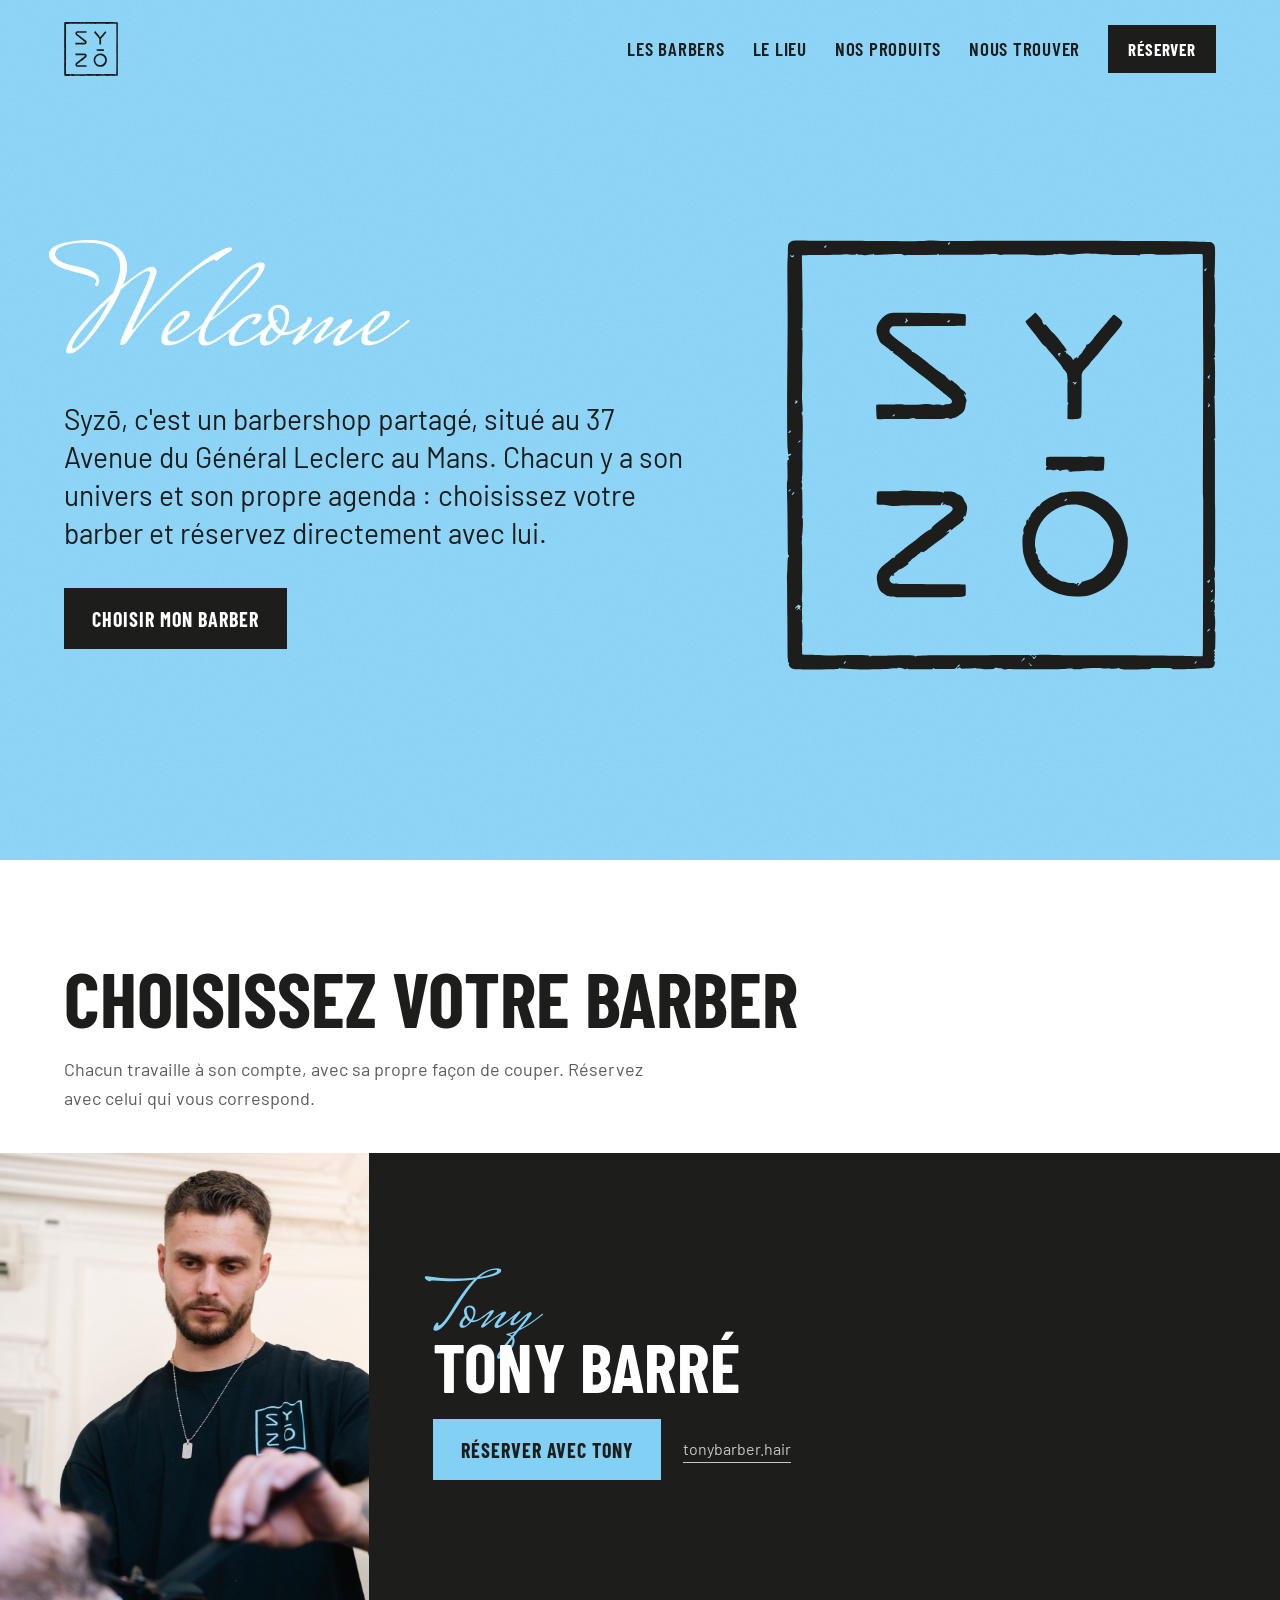
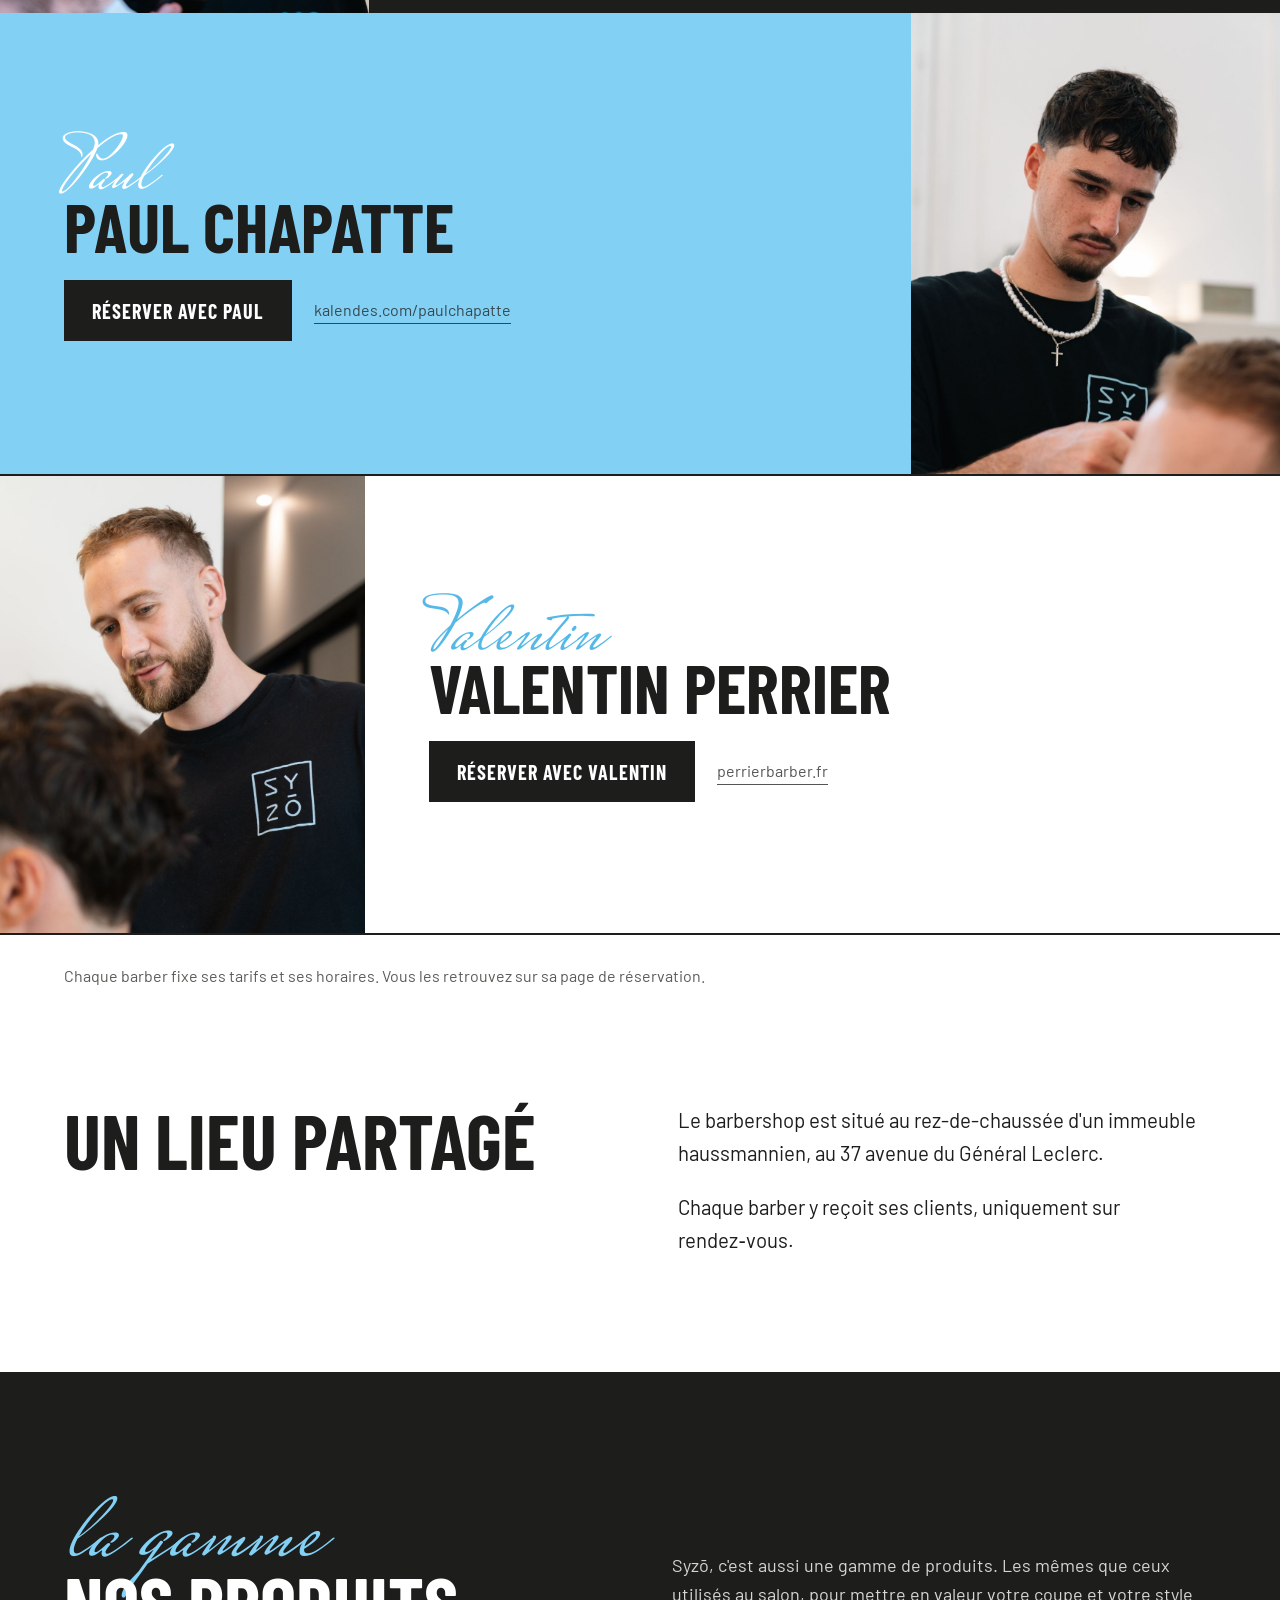
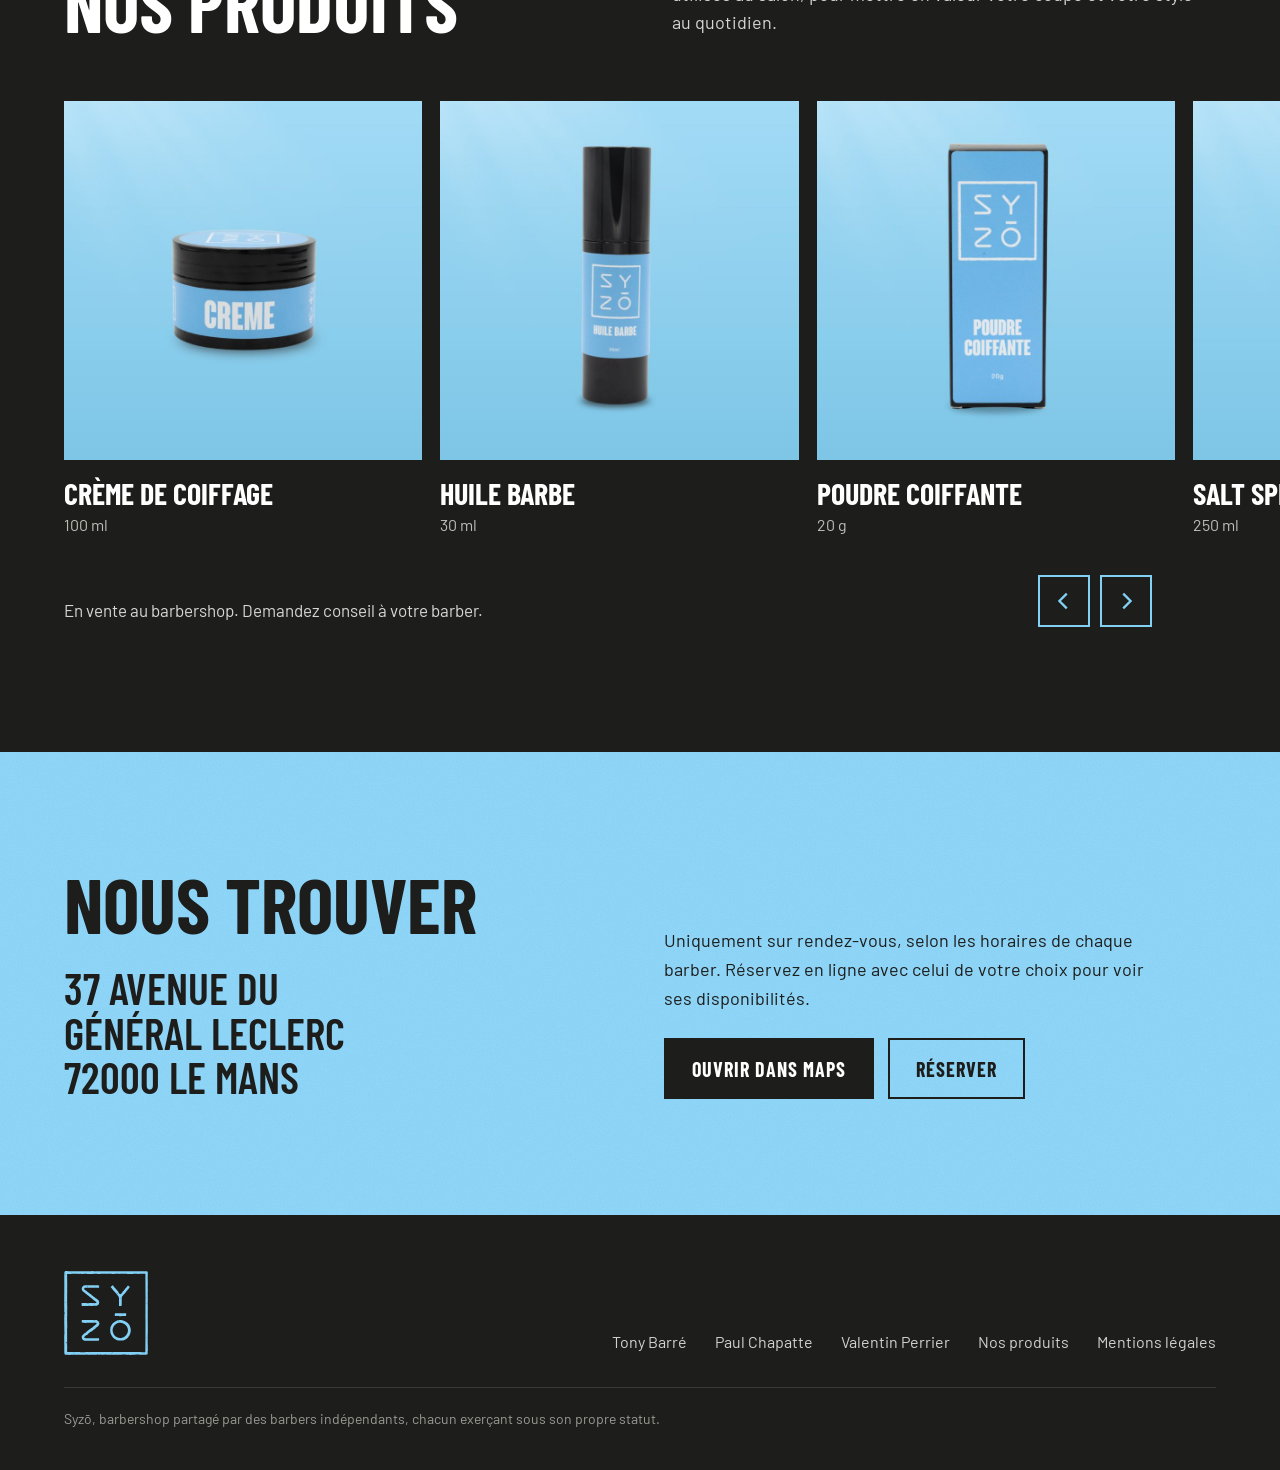
<file: index (2).html>
<!DOCTYPE html>
<html lang="fr">
<head>
<meta charset="utf-8">
<meta name="viewport" content="width=device-width, initial-scale=1">
<title>Syzo, barbershop au Mans</title>
<meta name="description" content="Syzo, le barbershop partagé par des barbers indépendants au Mans. Chacun son style : réservez directement avec le barber de votre choix.">
<link rel="icon" href="favicon.svg" type="image/svg+xml">
<link rel="stylesheet" href="fonts/fonts.css">
<style>
  :root{
    --ciel:#83D0F5;
    --encre:#1D1D1B;
    --blanc:#FFFFFF;
    --ciel-pale:#E6F5FD;
    --gris:#5B5B57;
    --titre:"Barlow Condensed", "Arial Narrow", sans-serif;
    --texte:"Barlow", system-ui, sans-serif;
    --signature:"Mrs Saint Delafield", cursive;
    --marge:clamp(20px, 5vw, 72px);
  }
  *{box-sizing:border-box;margin:0;padding:0}
  html{scroll-behavior:smooth}
  @media (prefers-reduced-motion:reduce){html{scroll-behavior:auto}*{animation:none!important;transition:none!important}}
  body{font-family:var(--texte);font-size:18px;line-height:1.6;color:var(--encre);background:var(--blanc);-webkit-font-smoothing:antialiased}
  a{color:inherit}
  img,svg{display:block}
  :focus-visible{outline:3px solid var(--encre);outline-offset:3px}
  .sur-encre :focus-visible{outline-color:var(--ciel)}

  /* Texture légère, comme le fond ciel de la charte */
  .texture{position:relative;isolation:isolate}
  .texture::before{content:"";position:absolute;inset:0;z-index:-1;opacity:.18;pointer-events:none;
    background-image:url("data:image/svg+xml,%3Csvg xmlns='http://www.w3.org/2000/svg' width='220' height='220'%3E%3Cfilter id='n'%3E%3CfeTurbulence type='fractalNoise' baseFrequency='.85' numOctaves='3' stitchTiles='stitch'/%3E%3CfeColorMatrix values='0 0 0 0 1 0 0 0 0 1 0 0 0 0 1 0 0 0 .9 0'/%3E%3C/filter%3E%3Crect width='100%25' height='100%25' filter='url(%23n)'/%3E%3C/svg%3E");}

  .logo{color:currentColor}

  /* En-tête */
  header{position:absolute;top:0;left:0;right:0;z-index:10;display:flex;align-items:center;justify-content:space-between;padding:22px var(--marge)}
  header .logo{width:54px;height:54px}
  nav{display:flex;align-items:center;gap:28px}
  nav a{font-family:var(--titre);font-weight:600;font-size:19px;letter-spacing:.04em;text-transform:uppercase;text-decoration:none}
  nav a:hover{text-decoration:underline;text-underline-offset:5px;text-decoration-thickness:2px}
  .bouton{display:inline-block;font-family:var(--titre);font-weight:700;font-size:20px;letter-spacing:.05em;text-transform:uppercase;text-decoration:none;padding:13px 26px 12px;border:2.5px solid currentColor;transition:background .15s,color .15s}
  .bouton.plein{background:var(--encre);color:var(--blanc);border-color:var(--encre)}
  .bouton.plein:hover{background:transparent;color:var(--encre)}
  nav .bouton{font-size:17px;padding:9px 18px 8px}
  @media (max-width:720px){nav a:not(.bouton){display:none}}

  /* Hero */
  .hero{background:var(--ciel);min-height:min(100vh,860px);display:grid;grid-template-columns:1.2fr .8fr;align-items:center;gap:clamp(32px,6vw,96px);padding:130px var(--marge) 80px}
  .logo-titre{width:clamp(220px,40vw,560px);aspect-ratio:1;animation:monte .9s cubic-bezier(.2,.7,.2,1) both}
  .logo-titre svg{width:100%;height:100%}
  .welcome{display:block;font-family:var(--signature);color:var(--blanc);font-size:clamp(96px,11vw,170px);line-height:.9;margin:0 0 clamp(4px,1vw,14px) -.04em}
  .cache{position:absolute;width:1px;height:1px;overflow:hidden;clip:rect(0 0 0 0);white-space:nowrap}
  .hero h1{font-family:var(--titre);font-weight:700;text-transform:uppercase;font-size:clamp(110px,17vw,270px);line-height:.85;letter-spacing:-.005em}
  .hero h1 span{display:block}
  .hero p{max-width:22em;font-size:clamp(22px,2.2vw,32px);line-height:1.35}
  .hero .actions{margin-top:36px;display:flex;flex-wrap:wrap;gap:14px;align-items:center}
  .hero .logo-grand{width:100%;max-width:460px;justify-self:end;aspect-ratio:1}
  .hero .logo-grand svg{width:100%;height:100%}
  .noms{font-family:var(--signature);font-size:clamp(40px,4vw,56px);line-height:1;margin-top:26px;display:block}
  @media (max-width:860px){
    .hero{grid-template-columns:1fr;padding-top:120px}
    .hero .logo-grand{order:-1;justify-self:start;max-width:240px}
  }

  /* Bandeau */
  .bandeau{background:var(--encre);color:var(--blanc);padding:26px var(--marge);display:flex;flex-wrap:wrap;gap:12px 48px;justify-content:space-between;align-items:baseline}
  .bandeau strong{font-family:var(--titre);font-weight:600;font-size:clamp(22px,2.4vw,30px);text-transform:uppercase;letter-spacing:.03em}
  .bandeau span{color:#CFCFCB;font-size:17px}

  /* Barbiers */
  .barbiers-intro{padding:clamp(64px,8vw,104px) var(--marge) 40px;max-width:1100px}
  h2{font-family:var(--titre);font-weight:700;text-transform:uppercase;font-size:clamp(44px,6vw,84px);line-height:.92}
  .barbiers-intro p{margin-top:22px;max-width:34em;color:var(--gris)}

  .barbier{display:grid;grid-template-columns:auto 1fr;height:clamp(380px,36vw,560px)}
  .barbier:nth-child(even){grid-template-columns:1fr auto}
  .barbier:nth-child(even) .portrait{order:2}
  .barbier.blanc{background:var(--blanc);color:var(--encre);border-top:2.5px solid var(--encre);border-bottom:2.5px solid var(--encre)}
  .barbier.ciel{background:var(--ciel);color:var(--encre)}
  .barbier.encre{background:var(--encre);color:var(--blanc)}

  .portrait{position:relative;overflow:hidden;height:100%;aspect-ratio:4/5}
  .portrait img{position:absolute;inset:0;width:100%;height:100%;object-fit:cover}
  .portrait .vide{position:absolute;inset:clamp(18px,3vw,36px);border:2.5px dashed currentColor;opacity:.55;display:flex;align-items:center;justify-content:center;text-align:center;font-family:var(--titre);font-size:20px;letter-spacing:.04em;text-transform:uppercase;padding:20px}
  .barbier.blanc .portrait{background:var(--ciel-pale)}
  .barbier.ciel .portrait{background:#6CC3EC}
  .barbier.encre .portrait{background:#2A2A27}

  .fiche{padding:clamp(28px,3vw,44px) var(--marge);display:flex;flex-direction:column;justify-content:center;position:relative}
  .signature{font-family:var(--signature);font-size:clamp(54px,6vw,88px);line-height:.8;display:block;margin-bottom:-.18em;margin-left:-.06em;color:var(--ciel)}
  .barbier.ciel .signature{color:var(--blanc)}
  .barbier.blanc .signature{color:#55B9E8}
  .fiche h3{font-family:var(--titre);font-weight:700;text-transform:uppercase;font-size:clamp(46px,5.4vw,78px);line-height:.92;position:relative}
  .fiche .description{margin-top:14px;max-width:30em;font-size:19px}
  .fiche .description.provisoire{font-style:italic;opacity:.7}
  .fiche .actions{margin-top:22px;display:flex;flex-wrap:wrap;gap:14px 22px;align-items:center}
  .fiche .site{font-size:16px;opacity:.75;text-decoration:none;border-bottom:1px solid currentColor}
  .fiche .site:hover{opacity:1}
  .barbier.encre .bouton.plein{background:var(--ciel);color:var(--encre);border-color:var(--ciel)}
  .barbier.encre .bouton.plein:hover{background:transparent;color:var(--ciel)}

  @media (max-width:820px){
    .barbier,.barbier:nth-child(even){grid-template-columns:1fr;height:auto}
    .barbier:nth-child(even) .portrait{order:0}
    .portrait{height:auto;aspect-ratio:4/5}
  }

  .note{padding:28px var(--marge) 0;color:var(--gris);font-size:16px;max-width:60em}

  /* Le lieu */
  .lieu{display:grid;grid-template-columns:1fr 1fr;gap:clamp(24px,6vw,96px);padding:clamp(72px,9vw,120px) var(--marge);align-items:start}
  .lieu .texte p{font-size:clamp(19px,1.6vw,22px)}
  .lieu .texte p{margin-top:22px;max-width:32em}
  .lieu .texte p:first-of-type{margin-top:0}
  .principes{margin-top:0;display:grid;gap:0;border-top:2.5px solid var(--encre)}
  .principes div{padding:18px 0;border-bottom:1px solid #C9C9C4;display:grid;grid-template-columns:150px 1fr;gap:16px;align-items:baseline}
  .principes dt{font-family:var(--titre);font-weight:700;text-transform:uppercase;font-size:24px;line-height:1.1}
  .principes dd{color:var(--gris)}
  .galerie{padding:0 0 clamp(80px,10vw,130px)}
  .piste{display:flex;gap:14px;overflow-x:auto;scroll-snap-type:x mandatory;padding:0 var(--marge) 18px;scroll-padding:0 var(--marge);scrollbar-width:thin;scrollbar-color:var(--encre) transparent}
  .piste figure{flex:0 0 auto;height:clamp(300px,42vw,520px);aspect-ratio:3/4;scroll-snap-align:start;background:var(--ciel-pale);position:relative;margin:0}
  .piste figure.large{aspect-ratio:4/3}
  .piste figure img{width:100%;height:100%;object-fit:cover}
  .piste figure span{position:absolute;inset:14px;border:2px dashed #7FAFC6;display:flex;align-items:center;justify-content:center;font-family:var(--titre);text-transform:uppercase;letter-spacing:.04em;color:#4F8AA6;text-align:center;padding:10px}
  .commandes{display:flex;gap:10px;justify-content:flex-end;padding:14px var(--marge) 0}
  .commandes button{width:52px;height:52px;border:2.5px solid var(--encre);background:transparent;color:var(--encre);cursor:pointer;display:flex;align-items:center;justify-content:center}
  .commandes button:hover{background:var(--encre);color:var(--blanc)}
  .commandes svg{width:22px;height:22px}
  @media (max-width:860px){.lieu{grid-template-columns:1fr}.principes div{grid-template-columns:1fr;gap:4px}}

  /* Produits */
  .produits{background:var(--encre);color:var(--blanc);padding:clamp(80px,10vw,140px) var(--marge)}
  .produits .entete{display:grid;grid-template-columns:1fr 1fr;gap:clamp(24px,5vw,80px);align-items:end}
  .produits .entete p{max-width:30em;color:#D6D6D2}
  .produits .signature-titre{font-family:var(--signature);color:var(--ciel);font-size:clamp(70px,8vw,120px);line-height:.8;display:block;margin-bottom:-.15em}
  .gamme{list-style:none;margin:clamp(40px,5vw,64px) calc(var(--marge) * -1) 0;padding:0 var(--marge) 16px;display:flex;gap:18px;overflow-x:auto;scroll-snap-type:x mandatory;scroll-padding:0 var(--marge);scrollbar-width:thin;scrollbar-color:var(--ciel) transparent}
  .gamme li{flex:0 0 clamp(240px,28vw,380px);scroll-snap-align:start}
  .gamme img{width:100%;aspect-ratio:1;object-fit:cover;display:block}
  .gamme h3{font-family:var(--titre);font-weight:700;text-transform:uppercase;font-size:30px;line-height:1;margin-top:18px}
  .gamme p{color:#BDBDB8;font-size:16px;margin-top:4px}
  .produits .commandes{display:flex;gap:10px;justify-content:flex-end;margin-top:8px}
  .produits .commandes button{width:52px;height:52px;border:2.5px solid var(--ciel);background:transparent;color:var(--ciel);cursor:pointer;display:flex;align-items:center;justify-content:center}
  .produits .commandes button:hover{background:var(--ciel);color:var(--encre)}
  .produits .commandes svg{width:22px;height:22px}
  .produits .dispo{margin-top:-30px;max-width:calc(100% - 140px);color:#D6D6D2;font-size:17px}
  @media (max-width:960px){.produits .entete{grid-template-columns:1fr}}

  /* Infos */
  .infos{background:var(--ciel);padding:clamp(72px,9vw,120px) var(--marge);display:grid;grid-template-columns:1fr 1fr;gap:48px;align-items:end}
  .infos address{font-style:normal;font-family:var(--titre);font-weight:600;text-transform:uppercase;font-size:clamp(30px,3.4vw,46px);line-height:1.02;margin-top:28px}
  .infos .colonne p{max-width:28em}
  .infos .colonne .actions{margin-top:26px;display:flex;flex-wrap:wrap;gap:14px}
  @media (max-width:860px){.infos{grid-template-columns:1fr}}

  footer{background:var(--encre);color:var(--blanc);padding:56px var(--marge) 40px;display:flex;flex-wrap:wrap;gap:32px;justify-content:space-between;align-items:flex-end}
  footer .logo{width:84px;height:84px;color:var(--ciel)}
  footer ul{list-style:none;display:flex;flex-wrap:wrap;gap:10px 28px;font-size:16px}
  footer a{text-decoration:none;opacity:.8}
  footer a:hover{opacity:1;text-decoration:underline}
  footer small{display:block;width:100%;color:#9A9A95;font-size:14px;border-top:1px solid #3A3A37;padding-top:20px}

  /* Un seul moment animé : l'arrivée du hero */
  @keyframes monte{from{opacity:0;transform:translateY(24px)}to{opacity:1;transform:none}}
  .hero h1 span{animation:monte .7s cubic-bezier(.2,.7,.2,1) both}
  .hero h1 span:nth-child(2){animation-delay:.12s}
  .hero .logo-grand{animation:monte .9s .25s cubic-bezier(.2,.7,.2,1) both}
</style>
</head>
<body>

<svg width="0" height="0" style="position:absolute" aria-hidden="true">
  <symbol id="syzo" viewBox="0 0 1563 1564"><path fill-rule="evenodd" fill="currentColor" d="M160.2 1561.1C187.7 1560.5 189.0 1560.4 191.8 1558.3C194.2 1556.5 194.9 1556.4 195.3 1557.5C196.0 1559.1 199.7 1559.4 246.5 1561.0C288.4 1562.5 359.7 1561.1 380.3 1558.3C390.2 1557.0 393.8 1556.9 396.1 1557.7C398.5 1558.6 399.8 1558.5 402.8 1557.3C408.7 1554.7 418.4 1555.2 425.0 1558.3C431.6 1561.5 434.9 1561.7 438.3 1559.0C439.7 1557.9 441.1 1557.0 441.4 1557.0C441.7 1557.0 442.0 1557.9 442.0 1559.0C442.0 1561.0 442.7 1561.0 486.5 1561.0L531.1 1561.0L533.7 1558.2C535.1 1556.7 536.4 1556.0 536.7 1556.5C538.1 1560.3 537.7 1560.3 574.6 1560.4C612.5 1560.5 617.0 1560.1 617.0 1556.8C617.0 1555.7 617.8 1554.6 619.0 1554.3C620.1 1554.0 621.0 1553.4 621.0 1552.9C621.0 1551.0 629.2 1543.1 630.6 1543.7C631.4 1544.0 632.0 1544.6 632.0 1545.1C632.0 1546.9 624.7 1554.0 622.9 1554.0C621.5 1554.0 621.0 1554.7 621.0 1556.6C621.0 1559.5 623.4 1559.3 628.2 1555.9C631.7 1553.5 631.8 1553.5 634.7 1556.6L637.1 1559.3L660.3 1558.6C673.3 1558.2 685.0 1557.3 686.8 1556.7C689.7 1555.7 690.3 1555.8 691.2 1557.4C692.0 1558.9 693.0 1559.1 697.1 1558.5C700.5 1558.0 702.8 1558.3 704.9 1559.3C707.4 1560.5 712.2 1560.8 731.6 1560.5L755.3 1560.3L757.3 1557.6C758.4 1556.0 759.6 1555.3 760.3 1555.7C761.0 1556.2 766.5 1556.7 772.6 1557.0C781.1 1557.4 784.2 1557.9 785.6 1559.2C788.5 1561.7 795.7 1562.3 802.1 1560.6C806.0 1559.6 809.0 1559.4 811.6 1560.0C816.9 1561.1 963.4 1561.8 984.0 1560.9C993.1 1560.4 1009.5 1559.7 1020.5 1559.1C1037.2 1558.3 1040.7 1558.4 1042.4 1559.6C1044.8 1561.2 1070.2 1561.6 1074.3 1560.1C1082.3 1557.0 1135.5 1555.6 1154.0 1557.9C1159.4 1558.6 1163.8 1558.6 1167.5 1557.9C1171.7 1557.1 1174.0 1557.2 1176.8 1558.2C1182.0 1560.0 1199.4 1559.7 1204.7 1557.7C1208.6 1556.2 1209.1 1556.3 1212.7 1558.1C1219.6 1561.7 1229.9 1562.2 1278.0 1561.5C1321.7 1560.9 1327.5 1560.4 1326.5 1557.7C1326.1 1556.8 1333.8 1556.6 1362.2 1556.8C1396.6 1557.1 1398.7 1557.2 1402.9 1559.2C1407.1 1561.2 1408.2 1561.3 1443.9 1560.7C1464.0 1560.3 1485.0 1559.6 1490.5 1559.0C1496.0 1558.4 1510.2 1557.8 1522.0 1557.6C1548.0 1557.2 1552.5 1555.8 1557.0 1547.0C1559.8 1541.5 1559.8 1532.5 1557.0 1530.8C1554.5 1529.2 1554.5 1527.8 1557.0 1525.5C1559.4 1523.3 1559.5 1521.2 1557.5 1518.3C1556.1 1516.3 1556.2 1515.8 1558.0 1512.7C1560.0 1509.3 1560.0 1509.3 1558.0 1506.8C1556.3 1504.6 1556.2 1504.1 1557.5 1502.4C1559.6 1499.6 1559.4 1495.9 1557.0 1495.3C1554.4 1494.6 1554.3 1491.0 1556.9 1491.0C1560.0 1491.0 1560.3 1488.8 1560.8 1456.1C1561.2 1427.4 1561.1 1424.5 1559.6 1423.4C1558.0 1422.3 1558.0 1421.3 1559.0 1413.8C1561.0 1400.0 1560.6 1371.4 1558.5 1366.1C1557.1 1362.7 1556.9 1361.3 1557.8 1359.9C1559.4 1357.3 1559.3 1354.9 1557.3 1352.1C1555.8 1349.9 1555.8 1349.6 1557.3 1348.5C1559.7 1346.8 1560.0 1322.3 1557.6 1318.9C1555.6 1316.0 1555.6 1314.1 1557.4 1312.1C1559.9 1309.3 1560.1 1237.4 1557.6 1233.8C1556.0 1231.4 1556.0 1231.0 1557.3 1231.0C1559.8 1231.0 1560.2 1202.6 1557.8 1198.9C1556.2 1196.4 1556.2 1196.0 1558.2 1190.9C1560.2 1185.5 1560.2 1185.0 1560.0 977.0C1559.7 709.2 1559.9 731.2 1557.8 727.4C1556.1 724.3 1556.1 724.1 1558.2 721.5L1560.3 718.8L1559.5 648.3C1559.1 609.5 1558.4 576.6 1558.0 575.2C1557.6 573.7 1556.9 571.7 1556.5 570.8C1556.0 569.5 1556.3 569.0 1557.4 569.0C1559.3 569.0 1559.2 572.1 1559.6 510.0C1560.1 451.2 1559.4 432.0 1556.9 432.0C1555.8 432.0 1555.0 431.3 1555.0 430.5C1555.0 429.7 1555.9 429.0 1557.0 429.0C1559.8 429.0 1560.8 422.9 1558.5 419.4C1557.2 417.3 1557.1 416.6 1558.1 415.3C1560.3 412.7 1560.5 323.6 1558.4 315.9C1556.9 310.6 1556.9 309.8 1558.2 308.2C1561.3 304.6 1560.5 134.0 1557.4 134.0C1556.6 134.0 1556.0 133.6 1556.0 133.0C1556.0 132.4 1556.6 132.0 1557.3 132.0C1558.9 132.0 1560.7 37.2 1559.4 26.9C1558.3 18.0 1555.2 13.2 1548.5 9.7C1544.8 7.7 1542.2 7.5 1511.5 6.8C1493.3 6.4 1469.5 5.6 1458.5 5.0C1419.1 3.0 801.0 1.8 641.3 3.5C581.7 4.1 558.7 4.0 544.7 3.0C529.8 2.0 523.3 2.0 509.5 3.1C500.1 3.8 480.6 4.4 466.0 4.3C451.4 4.2 394.1 3.9 338.5 3.5C188.4 2.6 160.7 2.5 147.5 2.9C140.9 3.0 111.4 2.9 82.0 2.5C24.1 1.7 23.8 1.7 15.8 7.0C7.5 12.5 6.6 15.9 6.3 40.0C6.2 51.3 5.7 66.8 5.1 74.5C4.5 83.1 4.4 121.2 4.8 174.0C5.6 270.1 5.5 336.6 4.5 444.0C2.9 600.7 3.4 739.2 5.6 761.5C7.4 780.0 8.0 782.0 11.1 778.9C13.5 776.5 16.6 776.5 17.9 778.9C18.8 780.5 18.2 781.1 13.2 783.6C6.8 786.8 6.0 788.5 9.0 792.0C11.7 795.1 11.5 796.6 8.3 798.7C3.9 801.5 4.0 801.1 4.7 829.0C5.0 843.6 5.3 856.9 5.2 858.5C5.2 860.1 5.1 864.1 5.1 867.2C5.0 870.4 4.6 875.0 4.0 877.4C2.6 883.6 2.6 895.3 4.0 948.0C4.7 973.6 5.4 1025.1 5.5 1062.5C5.8 1136.5 6.1 1143.9 9.1 1146.6C11.6 1148.8 11.5 1149.8 8.6 1152.5C5.8 1155.1 5.4 1159.0 4.5 1192.0C4.2 1203.3 3.6 1215.9 3.1 1220.0C2.5 1224.8 2.5 1229.8 3.1 1234.0C3.7 1238.0 4.3 1291.7 4.6 1372.5C4.8 1445.1 5.4 1511.7 6.0 1520.4C7.0 1535.9 7.3 1537.2 10.5 1538.3C11.1 1538.6 11.1 1539.9 10.3 1542.1C9.1 1545.1 9.2 1545.8 11.5 1549.1C17.0 1557.5 22.8 1560.1 38.0 1561.0C52.9 1561.9 123.4 1562.0 160.2 1561.1ZM888.0 1547.0C886.9 1545.9 886.0 1544.3 886.0 1543.5C886.0 1542.7 885.4 1542.0 884.6 1542.0C883.4 1542.0 882.0 1540.0 882.0 1538.4C882.0 1536.8 885.2 1538.5 886.0 1540.5C886.5 1541.9 887.6 1543.0 888.4 1543.0C889.8 1543.0 893.0 1546.6 893.0 1548.2C893.0 1549.7 890.0 1549.0 888.0 1547.0ZM209.7 1540.3C208.1 1538.8 213.7 1532.0 216.6 1532.0C218.9 1532.0 218.2 1534.7 214.9 1537.9C211.8 1541.1 210.8 1541.5 209.7 1540.3ZM1485.5 1540.0C1484.3 1538.1 1489.4 1532.0 1492.2 1532.0C1494.0 1532.0 1492.8 1536.3 1490.4 1538.5C1487.5 1541.2 1486.4 1541.5 1485.5 1540.0ZM855.0 1532.0C855.0 1531.4 855.7 1530.7 856.5 1530.4C857.3 1530.0 858.7 1528.3 859.6 1526.4C861.5 1522.5 865.7 1519.3 867.2 1520.8C868.6 1522.2 866.2 1525.7 862.0 1528.3C860.1 1529.4 858.1 1531.0 857.7 1531.7C856.7 1533.3 855.0 1533.4 855.0 1532.0ZM898.4 1521.1C898.0 1519.4 897.0 1518.0 895.9 1517.7C893.6 1517.1 893.4 1515.2 895.6 1514.3C896.6 1513.9 898.1 1514.7 899.6 1516.4C902.5 1519.4 905.0 1519.8 905.0 1517.2C905.0 1515.3 906.8 1513.0 908.2 1513.0C909.8 1513.0 909.0 1516.9 907.2 1518.2C906.1 1518.9 904.8 1520.5 904.1 1521.8C902.4 1525.1 899.1 1524.7 898.4 1521.1ZM302.8 1512.8C301.4 1510.6 300.4 1510.5 285.4 1509.8C260.0 1508.8 221.2 1508.9 199.4 1510.1C183.3 1511.0 169.9 1510.9 130.4 1509.6C103.5 1508.7 76.8 1508.0 71.0 1508.2C65.2 1508.3 59.9 1508.1 59.2 1507.7C58.3 1507.1 58.0 1502.2 58.0 1489.1C58.0 1478.4 57.6 1471.0 57.0 1470.4C56.3 1469.7 56.5 1468.1 57.7 1465.4C60.3 1459.8 60.0 1393.8 57.4 1388.4C55.9 1385.3 55.9 1384.7 57.2 1383.2C58.5 1381.8 58.6 1378.9 57.9 1364.0C57.4 1353.2 57.5 1342.1 58.1 1335.1C58.9 1326.5 58.8 1321.5 57.9 1315.3C56.9 1308.8 56.9 1303.3 57.9 1289.3C58.7 1277.2 58.9 1261.4 58.4 1240.0C58.1 1222.7 57.8 1204.9 57.9 1200.5C58.8 1154.8 58.5 1111.0 57.4 1106.8C56.4 1103.1 56.4 1100.1 57.3 1093.0C58.1 1086.3 58.1 1083.2 57.3 1081.0C56.4 1078.7 56.5 1077.8 57.4 1077.3C58.9 1076.4 61.0 1046.7 61.0 1025.8C61.0 1011.9 60.6 1010.3 56.8 1008.6C55.9 1008.2 56.1 1007.6 57.6 1006.5C59.6 1005.0 59.6 1004.6 59.3 960.2C59.0 912.0 58.6 905.8 56.4 903.9C54.6 902.4 54.6 901.0 56.5 901.0C59.0 901.0 58.9 885.7 56.4 880.7C55.0 878.2 55.1 877.7 56.9 875.1C58.7 872.7 58.8 871.7 57.9 869.1C57.2 867.2 57.1 864.4 57.6 862.2C59.2 854.2 60.0 824.3 59.2 801.5C59.0 796.5 59.2 773.1 59.6 749.5C61.1 661.8 60.9 640.1 58.1 634.2L55.7 629.2L57.9 626.4C60.5 623.1 60.6 618.2 58.5 589.0C57.3 572.5 57.2 564.2 58.1 546.0C58.8 532.0 58.9 506.5 58.5 478.3C58.0 446.7 58.2 426.5 59.1 411.3C59.9 396.3 60.1 379.7 59.5 357.8L58.8 326.2L56.3 325.5C53.4 324.8 53.8 322.5 56.9 322.6C59.4 322.7 59.3 323.8 59.7 272.0C59.8 253.6 60.0 235.6 60.0 232.0C60.2 222.5 58.1 94.4 57.5 74.5C57.1 65.1 57.3 56.9 57.8 56.2C58.5 55.2 72.6 54.8 127.1 54.5C172.1 54.3 199.5 53.7 207.3 52.9C216.6 51.9 221.2 51.9 228.8 52.8C242.6 54.5 253.0 54.4 253.0 52.5C253.0 49.1 258.0 48.7 259.2 52.1C260.3 55.0 293.0 56.2 300.4 53.5C302.8 52.7 306.1 52.3 309.0 52.7C312.5 53.1 314.4 52.8 316.3 51.6C318.8 49.9 318.9 49.9 320.0 52.1L321.2 54.3L347.4 53.6C361.7 53.2 376.9 52.5 381.0 52.0C389.6 51.0 415.7 50.7 421.2 51.6C423.3 52.0 425.0 52.8 425.0 53.5C425.0 55.3 432.1 55.7 445.0 54.9C450.8 54.5 476.4 54.1 501.9 54.1L548.4 54.0L550.8 51.7C553.1 49.5 553.2 49.5 554.6 51.5C556.1 53.5 557.4 53.5 634.3 53.8C700.5 54.0 713.4 53.8 718.5 52.6C722.8 51.5 726.3 51.3 731.0 51.9C734.6 52.3 738.8 52.3 740.5 51.9C746.6 50.1 765.1 50.8 771.5 53.1C776.9 55.0 778.1 55.1 783.0 54.0C791.5 52.1 878.4 52.6 895.5 54.7C911.2 56.5 960.9 55.0 971.4 52.4C974.7 51.5 978.3 51.1 979.4 51.4C980.6 51.7 985.2 51.4 989.7 50.8C996.6 49.8 999.3 49.9 1007.7 51.3C1021.9 53.8 1037.3 54.5 1044.5 53.0C1047.8 52.3 1057.5 51.4 1066.0 50.9C1074.5 50.4 1085.3 49.7 1089.9 49.4C1094.5 49.1 1102.8 49.4 1108.4 50.0C1113.9 50.6 1130.2 51.3 1144.5 51.6C1158.8 51.9 1175.7 52.7 1182.2 53.6C1191.2 54.7 1202.4 55.0 1231.2 54.8C1251.7 54.6 1272.6 54.9 1277.7 55.4C1286.8 56.2 1286.8 56.2 1287.2 53.8L1287.5 51.5L1308.5 51.2C1324.0 51.0 1333.0 51.3 1343.0 52.6C1357.3 54.4 1410.4 54.1 1444.0 52.0C1468.4 50.5 1511.3 50.7 1513.6 52.4C1515.5 53.8 1515.5 56.3 1515.7 173.2C1515.9 238.8 1516.2 331.6 1516.6 379.5C1516.9 427.4 1517.1 470.1 1517.1 474.5C1517.0 478.9 1516.8 689.9 1516.6 943.5C1516.1 1567.4 1516.3 1510.5 1514.3 1512.6C1512.7 1514.2 1510.3 1514.3 1484.5 1513.7C1469.1 1513.3 1450.7 1512.6 1443.5 1512.0C1433.1 1511.2 1211.8 1509.4 1166.0 1509.7C1094.1 1510.2 1000.7 1509.8 968.5 1508.9C925.9 1507.7 909.2 1508.0 904.7 1510.1C902.6 1511.0 901.7 1511.1 900.8 1510.2C899.3 1508.7 893.4 1508.6 892.5 1510.0C891.7 1511.4 887.3 1511.3 886.4 1509.9C885.9 1509.0 864.3 1508.9 801.1 1509.5C704.9 1510.5 584.7 1510.7 559.5 1510.1C529.8 1509.3 472.9 1511.4 471.8 1513.4C470.7 1515.4 468.0 1515.5 468.0 1513.6C468.0 1512.9 467.0 1511.9 465.8 1511.5C460.3 1509.8 423.4 1509.4 386.0 1510.7C364.3 1511.4 338.4 1511.9 328.5 1511.8C312.8 1511.5 310.2 1511.7 308.0 1513.3C304.9 1515.5 304.5 1515.5 302.8 1512.8ZM1531.0 1422.2C1531.0 1419.6 1538.5 1412.6 1540.4 1413.3C1542.9 1414.3 1542.3 1415.7 1538.0 1420.0C1533.7 1424.3 1531.0 1425.1 1531.0 1422.2ZM38.5 1345.0C37.7 1343.6 38.8 1342.0 40.6 1342.0C41.6 1342.0 42.0 1340.8 42.0 1338.0C42.0 1333.5 40.6 1333.5 36.6 1337.9C35.5 1339.1 34.1 1340.0 33.3 1340.0C30.5 1340.0 32.2 1336.6 37.8 1331.4C43.9 1325.7 47.8 1324.4 48.7 1328.0C49.0 1329.1 50.0 1330.0 51.0 1330.0C53.4 1330.0 54.1 1332.1 52.3 1334.1C49.6 1337.2 49.0 1341.8 51.1 1342.3C53.4 1342.9 53.7 1346.0 51.4 1346.0C50.5 1346.0 49.6 1345.1 49.3 1344.0C48.7 1341.6 42.0 1341.0 42.0 1343.4C42.0 1345.1 39.3 1346.3 38.5 1345.0ZM1544.0 1314.7C1544.0 1312.2 1551.5 1305.9 1552.8 1307.2C1554.6 1309.0 1554.3 1309.6 1550.8 1312.9C1547.4 1316.1 1544.0 1317.0 1544.0 1314.7ZM637.9 1297.6C648.8 1295.9 653.0 1294.2 653.0 1291.2C653.5 1272.4 653.0 1253.6 652.0 1252.6C651.2 1251.8 619.1 1251.5 529.0 1251.4C431.8 1251.3 406.7 1251.0 405.5 1250.0C404.4 1249.1 402.4 1248.9 398.7 1249.5C388.2 1250.9 381.3 1247.8 377.3 1239.9C374.5 1234.5 374.9 1231.3 379.1 1224.8C382.2 1220.0 382.3 1219.9 386.4 1220.5C391.5 1221.3 395.8 1218.8 392.8 1216.9C389.9 1215.3 390.7 1213.3 395.6 1210.1C398.1 1208.4 400.3 1207.0 400.5 1207.0C400.8 1207.0 402.9 1205.2 405.1 1203.0C409.5 1198.7 414.5 1195.9 417.0 1196.3C417.9 1196.4 424.7 1192.5 432.3 1187.5C444.9 1179.2 448.3 1176.0 444.5 1176.0C441.7 1176.0 443.0 1173.2 446.7 1170.9C450.8 1168.4 453.3 1166.1 454.6 1163.7C455.5 1162.1 465.4 1155.0 466.7 1155.0C467.2 1155.0 468.5 1153.4 469.8 1151.5C471.3 1149.1 472.8 1148.0 474.4 1148.0C476.2 1148.0 477.0 1147.4 477.2 1145.8C477.4 1144.5 478.3 1143.4 479.5 1143.1C480.6 1142.9 481.9 1142.2 482.3 1141.4C482.7 1140.6 483.7 1140.0 484.5 1140.0C485.3 1140.0 486.6 1138.7 487.4 1137.1C489.2 1133.6 494.7 1132.2 496.7 1134.7C498.2 1136.7 504.3 1133.0 517.5 1122.0C522.4 1117.9 535.5 1108.1 546.5 1100.2C575.1 1079.6 593.0 1064.7 593.0 1061.4C593.0 1059.2 588.2 1059.7 587.0 1062.0C586.4 1063.1 585.3 1064.0 584.5 1064.0C582.3 1064.0 582.7 1062.2 585.2 1060.9C586.5 1060.2 589.4 1058.0 591.7 1055.9C596.5 1051.5 600.0 1050.8 600.0 1054.1C600.0 1056.0 600.4 1055.9 604.1 1052.5C606.3 1050.5 615.0 1043.8 623.4 1037.6C638.0 1026.7 647.0 1018.3 647.0 1015.3C647.0 1014.3 646.4 1014.1 645.0 1014.5C642.9 1015.2 642.1 1012.7 644.0 1011.5C644.5 1011.2 645.0 1010.1 645.0 1009.1C645.0 1008.0 645.9 1006.2 647.0 1004.9L649.0 1002.5L649.6 1004.8C650.7 1008.8 651.7 1007.1 654.9 995.5C660.3 976.1 659.3 964.6 650.9 952.5C649.0 949.7 646.8 945.5 646.1 943.2C643.5 935.3 635.0 927.6 626.7 925.6C625.2 925.2 621.9 923.4 619.4 921.5C612.4 916.1 605.8 914.6 589.7 914.5L575.8 914.5L573.5 917.5L571.1 920.4L568.7 918.2C566.7 916.3 565.2 916.0 559.1 916.0C555.1 916.0 551.1 915.6 550.1 915.0C549.0 914.5 529.3 913.8 503.4 913.5C478.7 913.2 454.4 912.5 449.5 912.0C436.7 910.6 426.2 910.8 413.5 912.5C405.7 913.5 392.7 914.0 368.2 914.0C336.1 914.0 333.9 914.1 332.1 915.9C330.5 917.5 330.2 920.1 329.5 938.0C328.5 964.1 327.1 962.2 348.8 963.1C357.4 963.5 367.4 964.5 371.0 965.4C378.6 967.2 391.4 967.4 412.0 966.0C420.0 965.4 457.1 964.8 494.5 964.6L562.5 964.3L562.8 961.7C563.3 957.5 572.0 951.4 572.0 955.2C572.0 955.9 570.8 957.6 569.3 959.2C566.0 962.7 568.0 963.9 574.2 962.1C577.5 961.1 578.5 961.1 579.8 962.3C580.8 963.1 584.4 964.1 588.0 964.5C595.5 965.3 597.3 966.1 601.7 970.3C611.2 979.2 606.5 985.3 569.0 1012.8C540.3 1033.8 531.9 1041.4 527.9 1050.2C527.2 1051.9 525.9 1053.0 524.6 1053.0C520.3 1053.1 496.8 1069.6 477.0 1086.5C470.1 1092.3 458.9 1100.9 452.0 1105.5C445.1 1110.1 434.6 1118.2 428.5 1123.5C422.4 1128.7 413.7 1135.7 409.0 1138.9C398.9 1145.9 397.0 1147.8 396.1 1152.2C395.5 1155.1 395.0 1155.5 391.9 1155.6C386.4 1155.7 386.3 1155.8 380.8 1160.8C377.9 1163.4 369.9 1170.1 363.0 1175.7C343.5 1191.5 337.6 1198.2 333.2 1210.2C329.4 1220.3 328.8 1227.7 330.5 1239.7C334.3 1265.1 339.3 1275.1 354.0 1285.9C366.2 1295.0 370.4 1296.5 383.6 1296.5C390.2 1296.5 395.2 1296.9 396.1 1297.6C396.9 1298.2 398.1 1298.9 398.7 1299.1C399.4 1299.3 451.2 1299.4 513.7 1299.3C612.4 1299.2 628.9 1299.0 637.9 1297.6ZM1091.3 1294.5C1122.9 1289.8 1164.5 1266.8 1186.4 1242.2C1199.0 1228.0 1211.1 1211.0 1215.7 1201.0C1218.2 1195.8 1221.8 1188.8 1223.9 1185.5C1226.0 1182.2 1228.0 1177.6 1228.4 1175.3C1228.7 1173.1 1231.1 1165.9 1233.7 1159.3C1237.5 1149.7 1238.4 1146.1 1238.7 1140.0C1238.9 1135.9 1239.7 1129.8 1240.5 1126.5C1241.4 1122.6 1242.0 1114.0 1242.2 1102.0L1242.4 1083.5L1237.1 1062.0C1226.0 1016.7 1214.5 996.5 1181.8 964.4C1166.1 949.0 1166.9 949.5 1126.0 928.8C1110.8 921.1 1097.1 917.1 1079.0 915.0C1064.4 913.3 1028.5 914.2 1021.0 916.4C1018.0 917.3 1011.7 918.1 1007.0 918.3C999.6 918.5 997.4 919.1 990.0 922.4C985.3 924.5 977.0 928.2 971.5 930.5C946.3 941.1 927.4 954.1 922.7 963.9C920.7 968.0 920.2 968.5 917.3 968.4C914.5 968.2 913.5 968.9 910.8 972.4C909.0 974.6 904.3 980.0 900.4 984.2C892.9 992.0 889.8 997.0 888.5 1002.7C888.2 1004.5 887.1 1006.6 886.1 1007.2C883.0 1009.5 881.0 1013.4 881.0 1017.2C881.0 1021.5 879.4 1022.3 878.4 1018.4L877.8 1015.9L875.4 1018.1C873.4 1020.0 873.0 1021.3 873.0 1026.5C873.0 1032.1 872.6 1033.3 869.0 1038.6C863.3 1047.0 861.6 1053.3 863.0 1060.8C864.1 1066.2 864.0 1066.9 861.8 1071.0C857.7 1079.0 859.1 1128.6 864.1 1147.7C884.0 1224.8 940.9 1279.1 1015.7 1292.5C1037.0 1296.3 1073.2 1297.2 1091.3 1294.5ZM1544.5 1280.0C1543.8 1278.8 1546.0 1275.4 1548.9 1273.4C1553.5 1270.2 1554.2 1273.6 1549.9 1277.9C1546.7 1281.2 1545.5 1281.6 1544.5 1280.0ZM1060.2 1256.8C1059.4 1256.0 1059.7 1254.9 1061.4 1252.6C1065.4 1247.2 1065.4 1247.0 1061.6 1247.0C1058.6 1247.0 1058.0 1247.4 1058.0 1249.0C1058.0 1251.7 1055.3 1252.7 1053.7 1250.7C1051.9 1248.3 1044.8 1247.1 1033.5 1247.0C1025.5 1247.0 1022.6 1246.5 1019.0 1244.9C1016.5 1243.7 1011.2 1242.4 1007.2 1241.9C999.6 1241.1 999.0 1240.8 978.2 1229.2C974.2 1227.0 967.6 1222.4 963.4 1219.1C958.3 1214.9 955.0 1213.0 953.1 1213.0C949.4 1213.0 948.9 1212.3 950.3 1209.2C951.2 1207.2 951.2 1206.6 950.1 1206.2C947.5 1205.3 941.1 1198.9 938.6 1194.5C937.2 1192.2 933.8 1188.3 931.0 1186.0C927.6 1183.2 926.0 1181.1 926.0 1179.5C926.0 1178.1 924.8 1176.2 922.9 1174.8L919.9 1172.4L921.7 1169.2L923.5 1166.0L920.4 1163.5C917.7 1161.4 917.0 1160.0 916.1 1154.3C914.5 1145.1 913.5 1142.8 910.0 1140.8C907.0 1139.1 905.8 1134.8 908.0 1133.5C909.6 1132.5 909.2 1127.8 907.0 1121.5C903.2 1110.6 904.9 1084.0 910.6 1064.2C924.7 1015.1 967.1 975.4 1017.0 964.5C1027.1 962.3 1052.7 961.4 1061.6 962.9C1079.3 966.0 1108.3 977.2 1122.3 986.3C1156.1 1008.3 1178.6 1038.2 1185.1 1069.8C1186.1 1074.9 1187.9 1082.2 1189.1 1085.9L1191.1 1092.8L1189.0 1113.6C1185.8 1145.6 1184.2 1150.8 1171.4 1172.3C1158.2 1194.3 1151.3 1202.8 1139.0 1211.8C1134.9 1214.9 1129.1 1219.6 1126.1 1222.2C1118.7 1228.9 1109.8 1233.1 1091.8 1238.5L1076.5 1243.1L1071.0 1248.9C1063.2 1257.0 1061.6 1258.2 1060.2 1256.8ZM1532.9 1244.9C1530.5 1242.5 1530.8 1239.7 1533.5 1239.2C1534.6 1239.0 1536.3 1238.1 1537.2 1237.3C1540.8 1234.1 1542.1 1236.5 1539.7 1241.9C1537.3 1247.5 1536.0 1248.0 1532.9 1244.9ZM1013.2 950.3C1011.1 949.5 1011.8 947.5 1015.4 944.1C1018.6 941.0 1022.0 940.4 1022.0 942.8C1022.0 944.3 1014.5 950.8 1013.2 950.3ZM20.3 925.3C19.7 923.7 27.0 916.0 29.1 916.0C31.2 916.0 29.7 920.0 26.3 923.3C22.2 927.4 21.2 927.8 20.3 925.3ZM8.5 913.9C7.4 912.3 13.2 906.1 15.8 906.0C18.0 906.0 17.1 908.8 13.9 911.9C10.6 915.2 9.5 915.6 8.5 913.9ZM1059.5 841.1C1069.4 840.5 1081.8 839.5 1087.0 838.9C1092.2 838.3 1098.8 838.0 1101.5 838.4C1118.6 840.5 1151.6 839.8 1154.1 837.3C1156.7 834.7 1158.7 792.3 1156.3 789.9C1155.5 789.1 1149.7 788.6 1137.8 788.5C1128.3 788.3 1116.2 787.9 1110.9 787.5C1103.6 786.9 1100.1 787.1 1095.9 788.3C1091.9 789.4 1089.2 789.6 1085.5 789.0C1082.8 788.5 1051.7 788.1 1016.5 788.1C957.5 788.0 952.2 788.1 949.0 789.8L945.5 791.5L945.2 807.2C945.0 822.5 945.0 823.0 947.0 823.0C949.6 823.0 949.6 825.6 947.0 826.3C945.4 826.7 945.0 827.7 945.0 831.5L945.0 836.1L955.5 835.9C962.6 835.7 966.4 836.0 967.2 836.8C969.1 838.7 979.6 837.3 983.8 834.7C984.5 834.2 985.6 834.3 986.3 834.8C987.0 835.3 988.9 836.0 990.5 836.4C992.1 836.8 994.2 837.8 995.2 838.7C996.6 840.0 997.2 840.0 1000.2 838.4C1002.0 837.4 1006.4 836.3 1010.0 835.8C1013.6 835.4 1017.8 834.8 1019.3 834.4C1021.6 833.9 1022.2 834.1 1022.7 835.9C1023.4 838.5 1026.6 838.7 1029.2 836.3C1030.2 835.4 1031.0 835.1 1031.0 835.6C1031.0 836.1 1030.0 837.4 1028.8 838.4L1026.7 840.3L1029.1 841.6C1030.6 842.5 1033.3 842.9 1036.5 842.6C1039.2 842.3 1049.6 841.6 1059.5 841.1ZM43.6 736.2C43.0 735.1 49.8 728.0 51.5 728.0C53.9 728.0 53.2 730.9 50.1 734.1C47.2 736.9 44.6 737.8 43.6 736.2ZM8.4 700.9C7.7 699.7 13.7 693.0 15.6 693.0C18.6 693.0 18.1 695.5 14.7 698.7C10.8 702.2 9.5 702.7 8.4 700.9ZM389.5 650.7C397.2 650.7 412.1 650.9 422.5 651.0C437.3 651.3 443.4 650.9 450.0 649.6C465.5 646.5 466.0 646.5 467.6 648.8C469.1 650.9 469.2 650.9 521.3 650.7C568.6 650.5 573.8 650.3 576.7 648.7C581.7 646.0 590.5 646.4 594.1 649.5C597.2 652.0 599.0 651.9 602.3 649.2C603.2 648.3 606.6 647.5 609.8 647.2C614.9 646.8 616.7 645.9 626.5 639.4C645.5 626.9 650.1 620.1 652.4 601.8C653.1 596.1 654.2 590.5 654.8 589.3C656.8 585.7 656.2 580.9 653.0 574.5C649.1 566.4 645.9 558.0 646.8 558.0C648.1 558.0 649.7 559.5 650.9 561.8C652.3 564.5 654.0 564.7 654.0 562.2C654.0 556.8 649.4 551.0 639.8 544.4C637.4 542.7 633.4 538.7 630.9 535.5C628.5 532.3 623.6 527.5 620.0 524.8C616.4 522.2 610.9 517.7 607.7 514.9C602.3 510.1 601.7 509.8 599.5 511.0C597.3 512.2 596.7 511.9 590.9 506.9C587.5 504.0 583.0 499.2 580.8 496.2C577.6 492.0 575.5 490.2 570.5 488.0C567.0 486.4 563.4 484.0 562.5 482.7C561.6 481.3 558.1 478.9 554.6 477.2C550.5 475.2 540.8 467.9 525.9 455.5C513.6 445.2 498.8 433.3 493.1 429.1C487.4 424.9 478.2 418.1 472.6 414.0C465.8 409.0 461.8 406.7 460.2 406.9C458.5 407.1 457.6 406.4 456.5 403.6C455.6 401.6 454.6 400.0 454.2 400.0C453.8 400.0 450.4 397.3 446.5 393.9C442.6 390.6 438.1 387.2 436.5 386.3C434.9 385.4 431.4 382.9 428.9 380.8C426.4 378.7 419.5 373.7 413.7 369.7C401.9 361.7 379.6 342.1 377.4 337.9C374.0 331.2 376.5 322.0 383.3 316.6L387.2 313.5L519.5 313.0C592.3 312.7 652.0 312.3 652.3 312.0C652.5 311.7 653.0 303.2 653.3 293.0C654.1 269.0 654.4 269.7 642.5 268.9C637.5 268.6 628.3 267.8 622.0 267.2C609.1 265.9 397.8 263.6 389.0 264.6C372.0 266.5 360.8 271.9 349.0 283.9C330.1 303.1 323.9 325.1 331.4 346.0C332.9 350.1 334.8 355.5 335.6 358.0C339.6 369.6 343.6 375.1 352.5 380.9C361.1 386.4 371.8 394.6 377.2 399.8C382.3 404.6 383.2 405.1 385.9 404.5C388.6 403.9 389.0 404.1 389.0 405.9C389.0 407.1 388.4 408.0 387.8 408.0C386.1 408.0 390.0 411.2 406.1 423.0C413.6 428.4 424.0 436.9 429.2 441.8C434.4 446.6 443.2 453.8 448.6 457.8C454.0 461.8 464.1 469.7 470.9 475.5C477.8 481.3 488.8 489.7 495.4 494.2C502.1 498.7 511.2 505.7 515.8 509.8C523.8 517.0 542.2 532.0 562.6 548.0C568.2 552.4 576.3 559.2 580.6 563.1C584.9 567.0 591.2 572.2 594.5 574.6C602.8 580.5 604.9 585.5 601.5 591.9C599.6 595.6 596.4 596.7 585.2 597.4C579.7 597.7 574.7 598.6 572.8 599.6C570.0 601.1 569.3 601.1 564.1 599.6C557.5 597.7 545.8 597.5 539.5 599.1C535.8 600.0 534.3 599.9 529.5 598.1C522.7 595.6 511.9 595.3 496.8 597.4C480.7 599.7 439.6 600.2 425.9 598.4C419.7 597.6 413.9 597.2 413.0 597.6C412.2 598.0 393.0 598.2 370.4 598.1C334.5 597.9 329.2 598.1 328.1 599.4C326.4 601.4 328.3 647.4 330.1 649.6C331.5 651.3 343.3 651.9 361.5 651.1C369.2 650.8 381.8 650.6 389.5 650.7ZM1066.5 649.5C1074.9 645.3 1074.5 649.7 1074.6 564.0L1074.7 488.5L1077.0 482.5C1078.8 477.8 1081.3 474.5 1089.0 466.5C1094.3 461.0 1101.5 452.7 1105.0 448.0C1108.5 443.3 1115.5 435.2 1120.5 430.0C1125.4 424.8 1137.6 410.4 1147.4 398.0C1168.0 372.2 1186.8 349.5 1198.5 336.5C1211.5 322.0 1216.1 316.0 1219.6 308.6C1224.9 297.5 1225.1 297.9 1208.8 283.5C1192.9 269.6 1191.7 269.1 1187.4 274.8C1185.9 276.8 1180.0 283.7 1174.5 290.0C1161.4 304.8 1120.2 354.4 1117.1 359.0C1115.8 360.9 1113.2 364.1 1111.4 366.0C1109.6 367.9 1106.6 371.2 1104.9 373.3C1101.5 377.4 1097.3 380.0 1094.2 380.0C1092.2 380.0 1091.0 381.8 1091.0 384.8C1091.0 387.4 1087.3 393.9 1082.8 399.3C1080.5 402.0 1077.9 405.9 1076.9 408.0C1075.9 410.1 1072.3 414.2 1069.0 417.2C1064.1 421.7 1063.0 423.3 1063.0 425.8C1063.0 429.9 1061.1 430.9 1058.8 428.1L1057.0 425.8L1053.9 428.4C1052.0 430.0 1050.1 430.8 1049.0 430.5C1047.7 430.1 1047.1 430.7 1046.6 433.0C1045.8 437.0 1041.7 437.0 1041.2 433.0C1041.0 431.7 1039.9 430.0 1038.9 429.2C1037.9 428.5 1037.0 427.3 1037.0 426.6C1037.0 424.5 1031.0 419.1 1027.3 417.8C1024.7 416.9 1024.1 416.2 1024.6 414.7C1025.1 413.1 1024.7 412.9 1021.8 413.2C1018.6 413.5 1018.5 413.3 1018.2 409.8C1017.9 406.1 1017.3 405.6 1013.8 405.9C1012.8 406.0 1012.0 405.6 1012.0 405.1C1012.0 404.5 1012.6 404.0 1013.4 404.0C1014.2 404.0 1016.2 403.2 1017.8 402.3L1020.7 400.6L1017.2 395.6C997.3 367.4 977.5 343.0 970.1 337.6C967.2 335.5 960.5 328.1 954.5 320.4C943.5 306.5 943.2 306.2 941.2 308.2C939.9 309.5 934.0 304.8 934.0 302.4C934.0 301.8 933.3 300.7 932.5 300.0C931.4 299.1 931.2 298.4 931.9 297.7C933.9 295.7 926.9 285.2 916.5 274.2L906.3 263.5L894.4 274.6C887.8 280.7 879.9 287.5 876.8 289.8C873.7 292.1 870.9 294.4 870.5 294.9C869.0 297.4 877.2 308.9 900.9 338.0C907.9 346.5 916.5 357.6 920.0 362.5C929.4 375.8 933.6 380.6 940.1 385.6C943.4 388.1 946.7 391.4 947.5 392.9C948.3 394.5 952.8 400.0 957.6 405.1C980.3 429.7 1001.4 455.5 1004.5 462.5C1005.7 465.4 1009.1 470.1 1011.9 473.1C1020.3 481.8 1022.4 487.3 1022.8 500.8C1023.1 509.6 1023.5 512.0 1024.6 512.0C1025.4 512.0 1026.0 512.5 1026.0 513.0C1026.0 513.5 1025.3 514.0 1024.5 514.0C1023.2 514.0 1023.0 519.0 1023.0 552.9C1023.0 590.9 1023.0 591.8 1025.0 592.3C1027.5 592.9 1027.6 596.0 1025.2 596.6C1023.6 597.1 1023.5 599.4 1023.2 623.6L1022.9 650.0L1025.2 651.0C1029.7 652.9 1062.0 651.8 1066.5 649.5ZM386.7 640.5C386.3 639.6 387.5 637.9 389.9 636.1C393.4 633.3 393.9 633.2 395.1 634.6C396.2 636.0 396.0 636.6 393.2 639.1C389.6 642.3 387.5 642.8 386.7 640.5ZM1534.1 606.6C1532.7 605.0 1533.7 602.3 1536.4 600.0C1538.5 598.3 1538.4 597.0 1536.2 597.0C1533.6 597.0 1532.8 595.9 1534.1 594.3C1535.1 593.2 1535.9 593.6 1538.6 596.4L1542.0 599.9L1539.3 603.9C1536.4 608.4 1535.8 608.7 1534.1 606.6ZM31.5 594.0C31.2 593.5 31.9 591.7 33.2 590.0C35.1 587.3 35.3 586.6 34.1 584.8C33.2 583.4 33.1 582.5 33.9 581.7C34.7 580.9 35.0 581.2 35.0 582.8C35.0 584.3 35.6 585.0 36.9 585.0C42.7 585.0 43.3 587.3 38.9 591.8C35.8 595.0 32.7 595.9 31.5 594.0ZM1047.7 525.2C1047.5 524.8 1047.0 523.2 1046.6 521.7C1046.1 519.4 1045.5 519.0 1043.9 519.5C1042.2 520.1 1041.9 519.8 1042.2 517.8C1042.6 514.7 1047.0 513.9 1047.0 516.9C1047.0 519.4 1048.1 519.5 1051.9 517.5C1056.9 515.0 1057.6 518.3 1052.9 522.9C1049.8 526.0 1048.5 526.6 1047.7 525.2ZM1538.0 505.4C1538.0 504.1 1536.9 503.0 1535.0 502.3C1531.2 500.9 1531.2 499.9 1535.1 495.5C1540.1 489.8 1543.6 491.2 1539.8 497.5C1538.0 500.6 1537.9 501.6 1538.9 503.2C1539.8 504.7 1539.9 505.5 1539.1 506.3C1538.3 507.1 1538.0 506.8 1538.0 505.4ZM991.2 420.4C989.4 418.4 988.0 416.2 988.0 415.4C988.0 413.6 993.5 410.8 996.3 411.2C1000.0 411.7 999.6 414.7 995.6 416.4C991.4 418.2 991.0 419.5 994.6 420.4C996.0 420.8 997.0 421.6 996.8 422.2C996.0 424.5 994.3 424.0 991.2 420.4ZM432.6 301.3C431.4 300.0 432.0 297.5 433.9 296.3C436.4 294.8 437.0 289.9 435.0 288.3C433.8 287.4 433.8 286.9 434.7 285.9C436.1 284.5 439.0 286.3 439.0 288.5C439.0 289.2 440.0 290.4 441.2 291.2L443.4 292.7L441.1 295.8C438.8 299.2 433.7 302.4 432.6 301.3ZM587.2 298.8C585.1 296.7 585.9 295.3 590.2 293.1C596.5 290.0 598.3 292.5 593.2 297.3C590.1 300.3 589.0 300.6 587.2 298.8ZM1521.8 111.9C1519.4 110.5 1519.5 110.1 1523.5 105.7C1528.4 100.3 1530.7 101.9 1527.6 108.5C1525.4 113.2 1524.7 113.6 1521.8 111.9ZM18.5 61.1C15.2 59.2 13.8 55.0 16.5 55.0C17.3 55.0 18.3 55.7 18.6 56.5C19.4 58.4 22.1 58.4 24.6 56.5C29.0 53.1 30.9 56.9 26.7 60.8C23.9 63.4 22.5 63.4 18.5 61.1ZM139.0 27.6C137.2 25.4 138.4 23.3 142.5 21.3C147.0 19.1 147.9 20.2 145.5 24.8C143.3 28.9 141.0 29.9 139.0 27.6ZM588.5 16.0C586.6 12.9 593.7 5.7 596.0 8.5C596.9 9.6 596.6 10.6 594.5 13.5C591.8 17.0 589.7 17.9 588.5 16.0Z"/></symbol>
</svg>

<header>
  <a href="#" aria-label="Syzo, accueil"><svg class="logo" role="img" aria-hidden="true"><use href="#syzo"/></svg></a>
  <nav aria-label="Navigation principale">
    <a href="#barbers">Les barbers</a>
    <a href="#lieu">Le lieu</a>
    <a href="#produits">Nos produits</a>
    <a href="#infos">Nous trouver</a>
    <a class="bouton plein" href="#barbers">Réserver</a>
  </nav>
</header>

<main>
  <section class="hero texture">
    <div class="accroche">
      <h1 class="cache">Syzō Barbers, barbershop au Mans</h1>
      <span class="welcome" aria-hidden="true">Welcome</span>
      <p>Syzō, c'est un barbershop partagé, situé au 37 Avenue du Général Leclerc au Mans. Chacun y a son univers et son propre agenda&nbsp;: choisissez votre barber et réservez directement avec lui.</p>
      <div class="actions">
        <a class="bouton plein" href="#barbers">Choisir mon barber</a>
      </div>
    </div>
    <div class="logo-grand"><svg class="logo" role="img" aria-label="Syzō Barbers"><use href="#syzo"/></svg></div>
  </section>

  <section id="barbers" aria-labelledby="titre-barbers">
    <div class="barbiers-intro">
      <h2 id="titre-barbers">Choisissez votre barber</h2>
      <p>Chacun travaille à son compte, avec sa propre façon de couper. Réservez avec celui qui vous correspond.</p>
    </div>

    <div id="liste-barbers">
      <article class="barbier encre sur-encre" data-barbier="tony">
        <div class="portrait"><img src="images/tony.jpg" alt="Tony Barré au travail dans le barbershop Syzō" style="object-position:50% 20%" loading="lazy"></div>
        <div class="fiche">
          <span class="signature" aria-hidden="true">Tony</span>
          <h3>Tony Barré</h3>
          <div class="actions">
            <a class="bouton plein" href="https://tonybarber.hair" target="_blank" rel="noopener">Réserver avec Tony</a>
            <a class="site" href="https://tonybarber.hair" target="_blank" rel="noopener">tonybarber.hair</a>
          </div>
        </div>
      </article>

      <article class="barbier ciel" data-barbier="paul">
        <div class="portrait"><img src="images/paul.jpg" alt="Paul Chapatte au travail dans le barbershop Syzō" style="object-position:50% 20%" loading="lazy"></div>
        <div class="fiche">
          <span class="signature" aria-hidden="true">Paul</span>
          <h3>Paul Chapatte</h3>
          <div class="actions">
            <a class="bouton plein" href="https://www.kalendes.com/paulchapatte/" target="_blank" rel="noopener">Réserver avec Paul</a>
            <a class="site" href="https://www.kalendes.com/paulchapatte/" target="_blank" rel="noopener">kalendes.com/paulchapatte</a>
          </div>
        </div>
      </article>

      <article class="barbier blanc" data-barbier="valentin">
        <div class="portrait"><img src="images/valentin.jpg" alt="Valentin Perrier au travail dans le barbershop Syzō" style="object-position:40% 25%" loading="lazy"></div>
        <div class="fiche">
          <span class="signature" aria-hidden="true">Valentin</span>
          <h3>Valentin Perrier</h3>
          <div class="actions">
            <a class="bouton plein" href="https://perrierbarber.fr" target="_blank" rel="noopener">Réserver avec Valentin</a>
            <a class="site" href="https://perrierbarber.fr" target="_blank" rel="noopener">perrierbarber.fr</a>
          </div>
        </div>
      </article>
    </div>

    <p class="note">Chaque barber fixe ses tarifs et ses horaires. Vous les retrouvez sur sa page de réservation.</p>
  </section>

  <section id="lieu" class="lieu" aria-labelledby="titre-lieu">
    <h2 id="titre-lieu">Un lieu partagé</h2>
    <div class="texte">
      <p>Le barbershop est situé au rez-de-chaussée d'un immeuble haussmannien, au 37 avenue du Général Leclerc.</p>
      <p>Chaque barber y reçoit ses clients, uniquement sur rendez&#8209;vous.</p>
    </div>
  </section>

  <section class="produits sur-encre" id="produits" aria-labelledby="titre-produits">
    <div class="entete">
      <div>
        <span class="signature-titre" aria-hidden="true">la gamme</span>
        <h2 id="titre-produits">Nos produits</h2>
      </div>
      <p>Syzō, c'est aussi une gamme de produits. Les mêmes que ceux utilisés au salon, pour mettre en valeur votre coupe et votre style au quotidien.</p>
    </div>
    <ul class="gamme" id="gamme" tabindex="0" aria-label="Produits Syzō, faites défiler">
      <li>
        <img src="images/creme.jpg" alt="Crème de coiffage Syzō" loading="lazy">
        <h3>Crème de coiffage</h3><p>100 ml</p>
      </li>
      <li>
        <img src="images/huile-barbe.jpg" alt="Huile barbe Syzō" loading="lazy">
        <h3>Huile barbe</h3><p>30 ml</p>
      </li>
      <li>
        <img src="images/poudre-coiffante.jpg" alt="Poudre coiffante Syzō" loading="lazy">
        <h3>Poudre coiffante</h3><p>20 g</p>
      </li>
      <li>
        <img src="images/salt-spray.jpg" alt="Salt spray Syzō" loading="lazy">
        <h3>Salt spray</h3><p>250 ml</p>
      </li>
    </ul>
    <div class="commandes">
      <button type="button" id="prec" aria-label="Produits précédents"><svg viewBox="0 0 24 24" fill="none" stroke="currentColor" stroke-width="2.5"><path d="M15 4l-8 8 8 8"/></svg></button>
      <button type="button" id="suiv" aria-label="Produits suivants"><svg viewBox="0 0 24 24" fill="none" stroke="currentColor" stroke-width="2.5"><path d="M9 4l8 8-8 8"/></svg></button>
    </div>
    <p class="dispo">En vente au barbershop. Demandez conseil à votre barber.</p>
  </section>

  <section class="infos texture" id="infos" aria-labelledby="titre-infos">
    <div>
      <h2 id="titre-infos">Nous trouver</h2>
      <address>37 avenue du<br>Général Leclerc<br>72000 Le Mans</address>
    </div>
    <div class="colonne">
      <p>Uniquement sur rendez-vous, selon les horaires de chaque barber. Réservez en ligne avec celui de votre choix pour voir ses disponibilités.</p>
      <div class="actions">
        <a class="bouton plein" href="https://www.google.com/maps/search/?api=1&query=37+avenue+du+G%C3%A9n%C3%A9ral+Leclerc+Le+Mans" target="_blank" rel="noopener">Ouvrir dans Maps</a>
        <a class="bouton" href="#barbers">Réserver</a>
      </div>
    </div>
  </section>
</main>

<footer class="sur-encre">
  <svg class="logo" role="img" aria-label="Syzo"><use href="#syzo"/></svg>
  <ul>
    <li><a href="https://tonybarber.hair" target="_blank" rel="noopener">Tony Barré</a></li>
    <li><a href="https://www.kalendes.com/paulchapatte/" target="_blank" rel="noopener">Paul Chapatte</a></li>
    <li><a href="https://perrierbarber.fr" target="_blank" rel="noopener">Valentin Perrier</a></li>
    <li><a href="#produits">Nos produits</a></li>
    <li><a href="mentions-legales.html">Mentions légales</a></li>
  </ul>
  <small>Syzō, barbershop partagé par des barbers indépendants, chacun exerçant sous son propre statut.</small>
</footer>

<script>
  // Ordre des barbers tiré au hasard à chaque visite, pour que personne ne soit toujours en premier.
  (function(){
    var liste=document.getElementById('liste-barbers');
    var items=Array.prototype.slice.call(liste.children);
    for(var i=items.length-1;i>0;i--){var j=Math.floor(Math.random()*(i+1));var t=items[i];items[i]=items[j];items[j]=t;}
    items.forEach(function(el){liste.appendChild(el);});
  })();
  // Produits : boutons précédent / suivant
  (function(){
    var g=document.getElementById('gamme');
    function pas(){var li=g.querySelector('li');return li?li.getBoundingClientRect().width+18:300;}
    document.getElementById('prec').addEventListener('click',function(){g.scrollBy({left:-pas(),behavior:'smooth'});});
    document.getElementById('suiv').addEventListener('click',function(){g.scrollBy({left:pas(),behavior:'smooth'});});
  })();
</script>
</body>
</html>
</file>
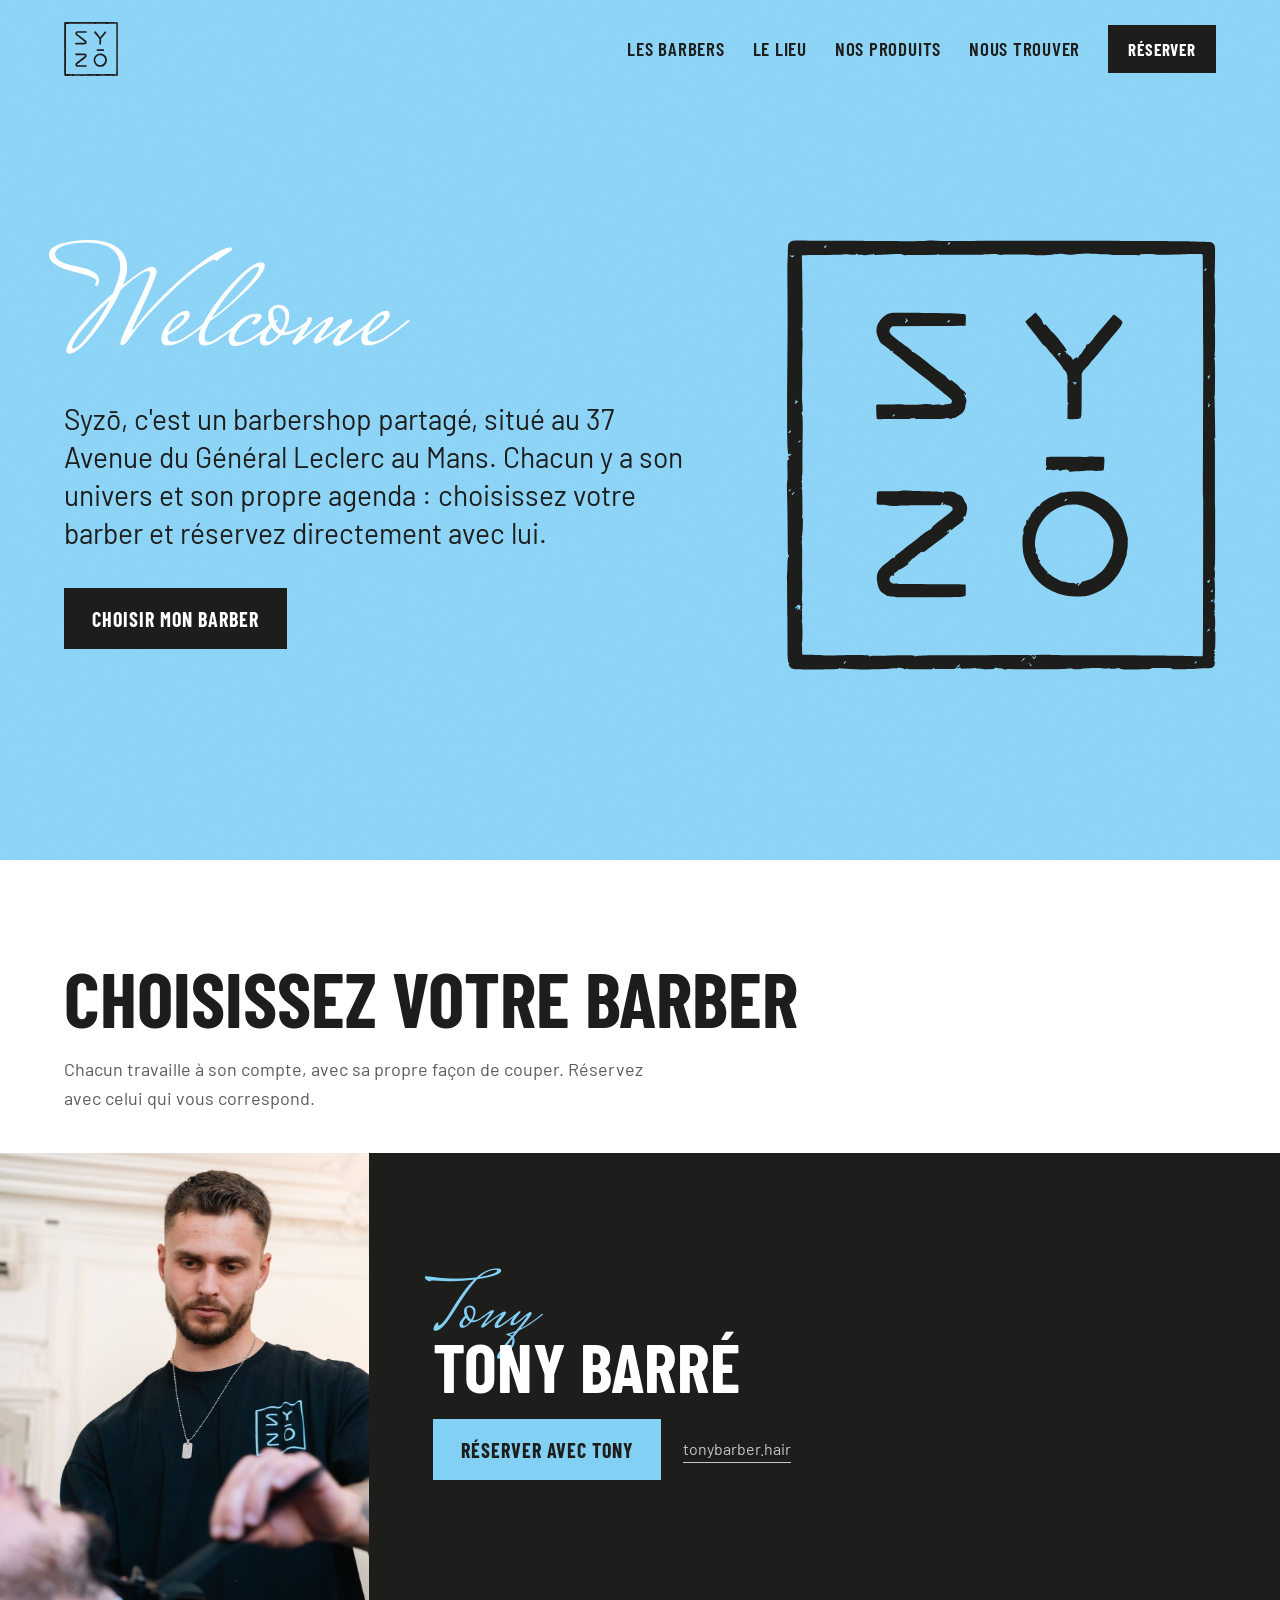
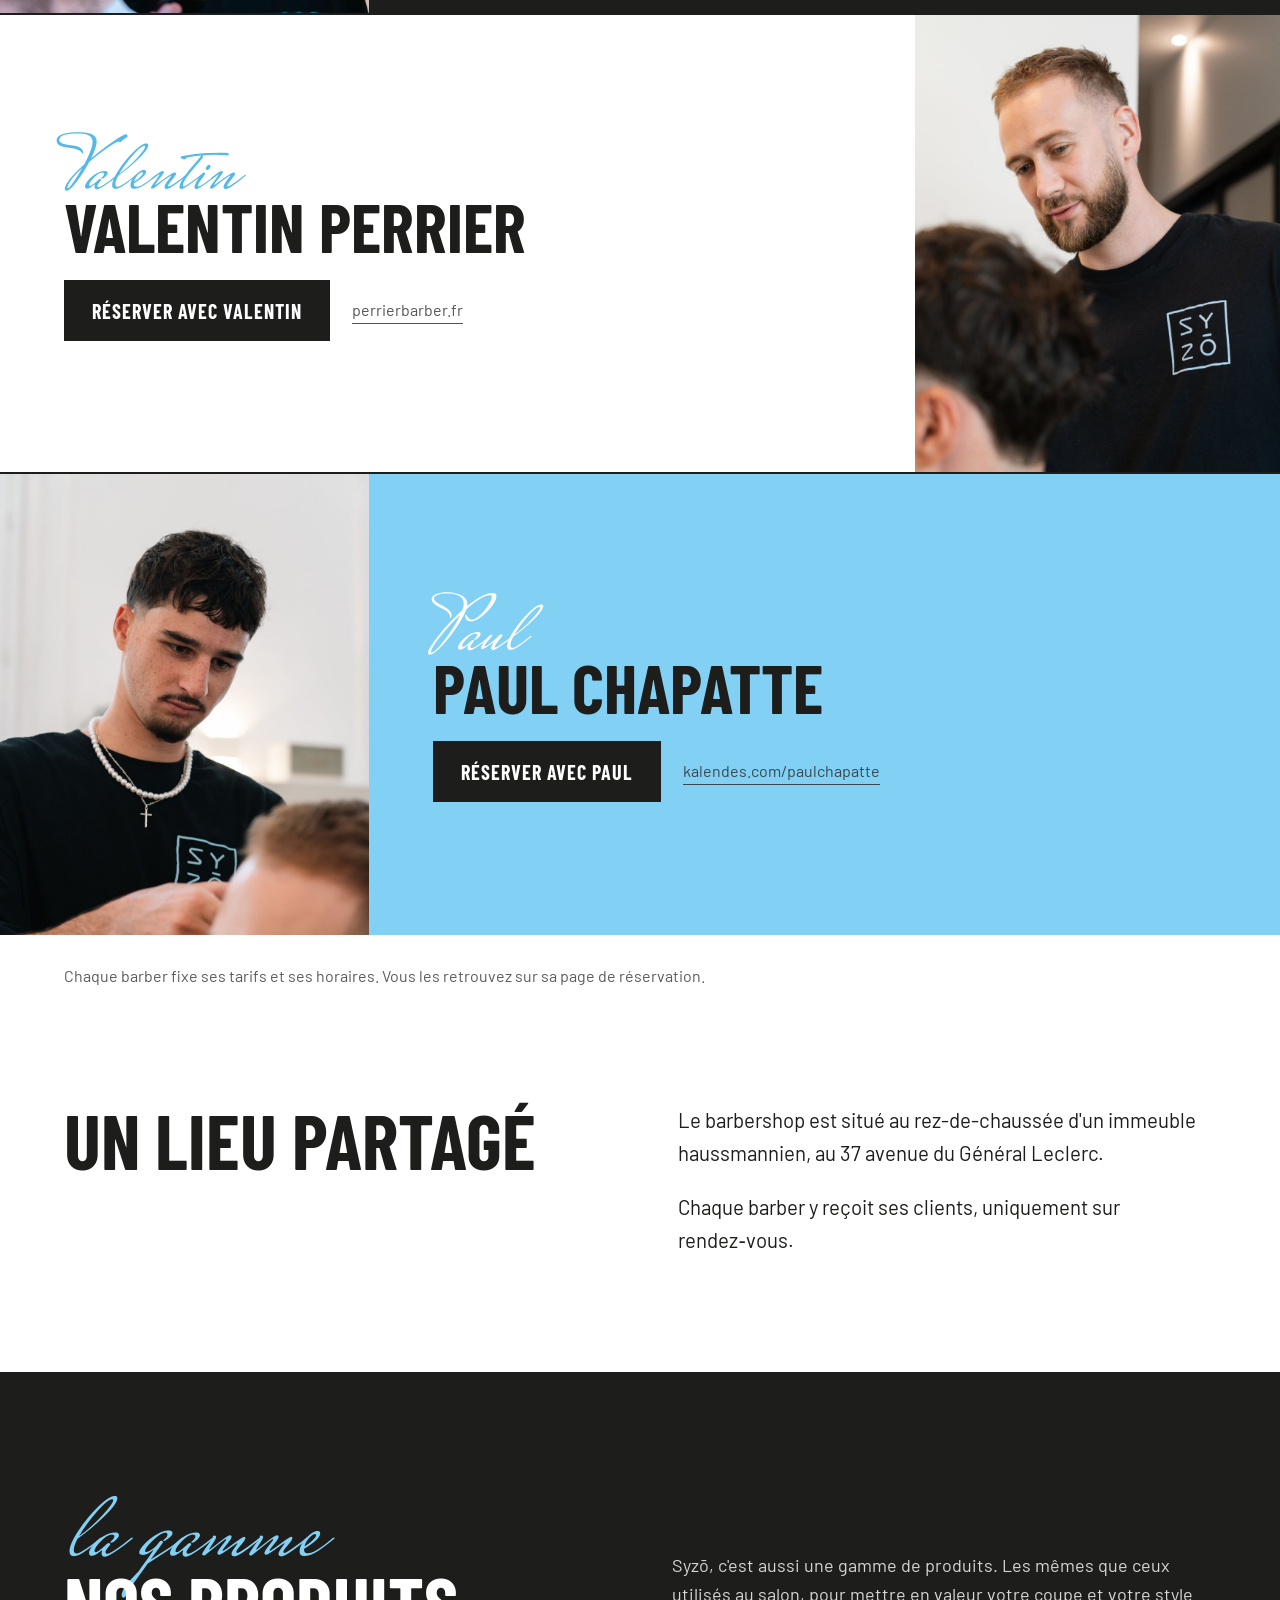
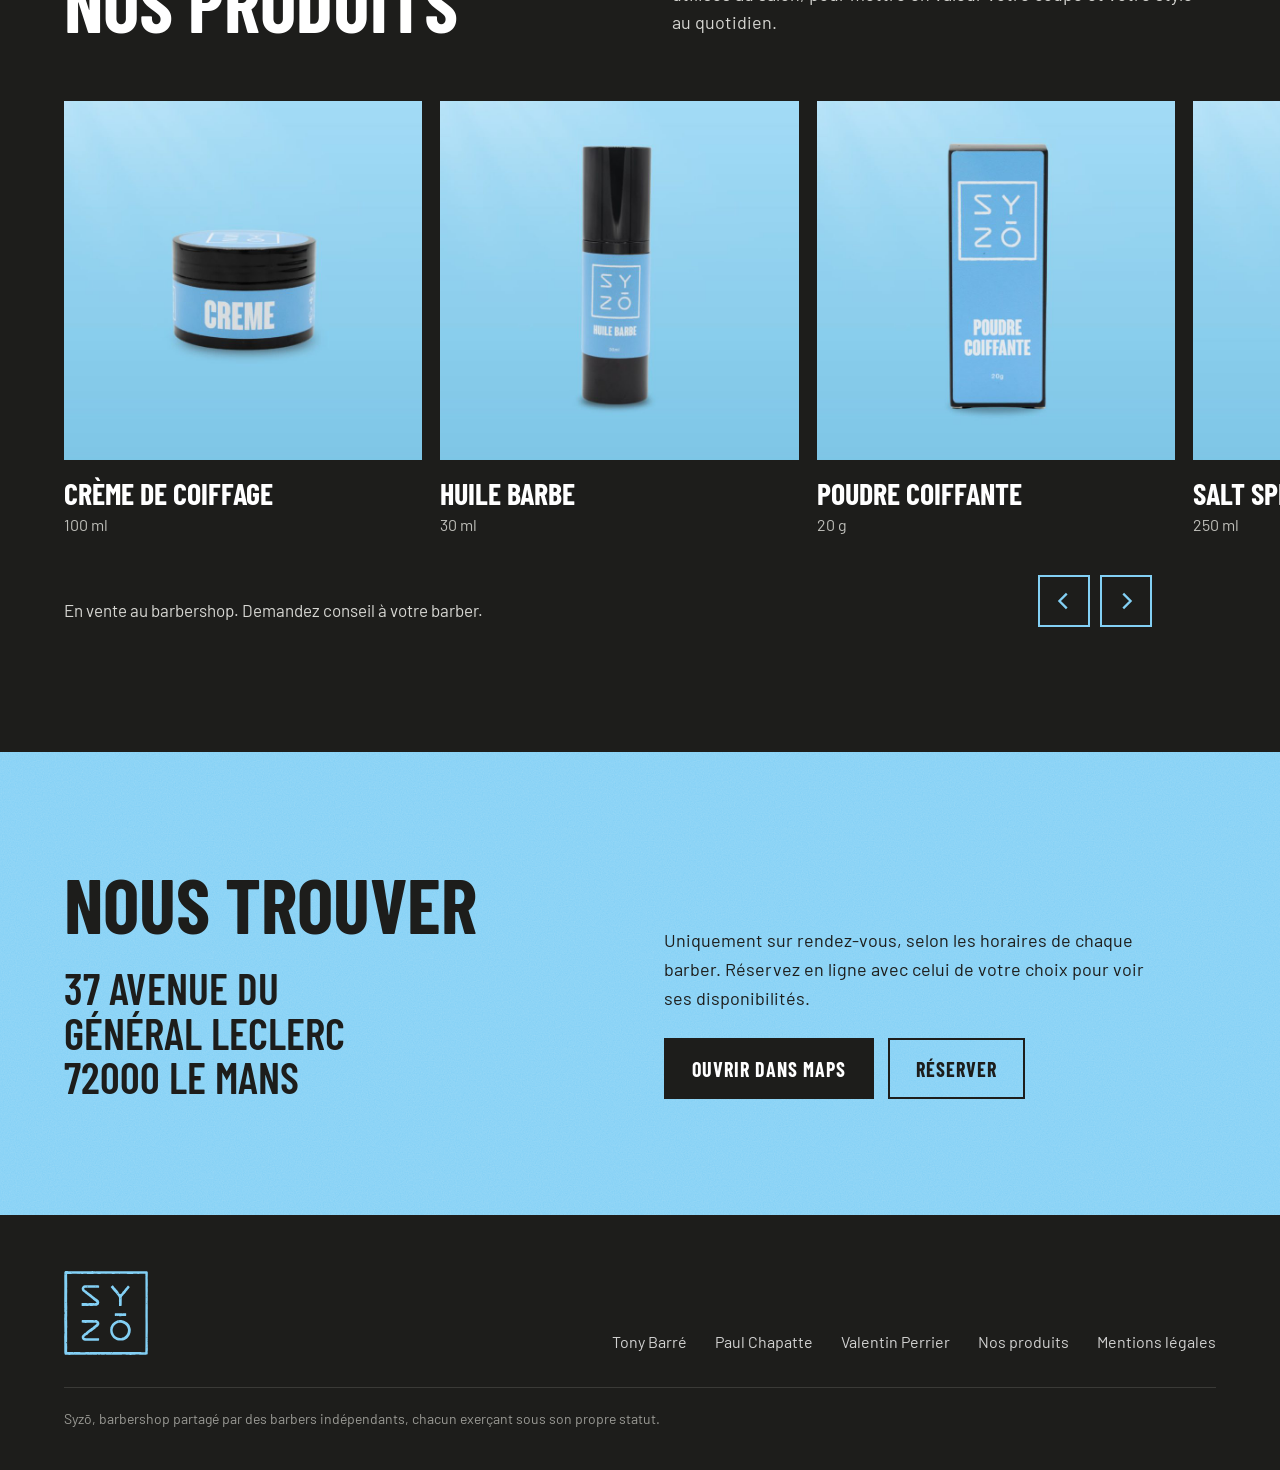
<file: index (4).html>
<!DOCTYPE html>
<html lang="fr">
<head>
<meta charset="utf-8">
<meta name="viewport" content="width=device-width, initial-scale=1">
<title>Syzo, barbershop au Mans</title>
<meta name="description" content="Syzo, le barbershop partagé par des barbers indépendants au Mans. Chacun son style : réservez directement avec le barber de votre choix.">
<link rel="icon" href="favicon.svg" type="image/svg+xml">
<link rel="stylesheet" href="fonts/fonts.css">
<style>
  :root{
    --ciel:#83D0F5;
    --encre:#1D1D1B;
    --blanc:#FFFFFF;
    --ciel-pale:#E6F5FD;
    --gris:#5B5B57;
    --titre:"Barlow Condensed", "Arial Narrow", sans-serif;
    --texte:"Barlow", system-ui, sans-serif;
    --signature:"Mrs Saint Delafield", cursive;
    --marge:clamp(20px, 5vw, 72px);
  }
  *{box-sizing:border-box;margin:0;padding:0}
  html{scroll-behavior:smooth}
  @media (prefers-reduced-motion:reduce){html{scroll-behavior:auto}*{animation:none!important;transition:none!important}}
  body{font-family:var(--texte);font-size:18px;line-height:1.6;color:var(--encre);background:var(--blanc);-webkit-font-smoothing:antialiased}
  a{color:inherit}
  img,svg{display:block}
  :focus-visible{outline:3px solid var(--encre);outline-offset:3px}
  .sur-encre :focus-visible{outline-color:var(--ciel)}

  /* Texture légère, comme le fond ciel de la charte */
  .texture{position:relative;isolation:isolate}
  .texture::before{content:"";position:absolute;inset:0;z-index:-1;opacity:.18;pointer-events:none;
    background-image:url("data:image/svg+xml,%3Csvg xmlns='http://www.w3.org/2000/svg' width='220' height='220'%3E%3Cfilter id='n'%3E%3CfeTurbulence type='fractalNoise' baseFrequency='.85' numOctaves='3' stitchTiles='stitch'/%3E%3CfeColorMatrix values='0 0 0 0 1 0 0 0 0 1 0 0 0 0 1 0 0 0 .9 0'/%3E%3C/filter%3E%3Crect width='100%25' height='100%25' filter='url(%23n)'/%3E%3C/svg%3E");}

  .logo{color:currentColor}

  /* En-tête */
  header{position:absolute;top:0;left:0;right:0;z-index:10;display:flex;align-items:center;justify-content:space-between;padding:22px var(--marge)}
  header .logo{width:54px;height:54px}
  nav{display:flex;align-items:center;gap:28px}
  nav a{font-family:var(--titre);font-weight:600;font-size:19px;letter-spacing:.04em;text-transform:uppercase;text-decoration:none}
  nav a:hover{text-decoration:underline;text-underline-offset:5px;text-decoration-thickness:2px}
  .bouton{display:inline-block;font-family:var(--titre);font-weight:700;font-size:20px;letter-spacing:.05em;text-transform:uppercase;text-decoration:none;padding:13px 26px 12px;border:2.5px solid currentColor;transition:background .15s,color .15s}
  .bouton.plein{background:var(--encre);color:var(--blanc);border-color:var(--encre)}
  .bouton.plein:hover{background:transparent;color:var(--encre)}
  nav .bouton{font-size:17px;padding:9px 18px 8px}
  @media (max-width:720px){nav a:not(.bouton){display:none}}

  /* Hero */
  .hero{background:var(--ciel);min-height:min(100vh,860px);display:grid;grid-template-columns:1.2fr .8fr;align-items:center;gap:clamp(32px,6vw,96px);padding:130px var(--marge) 80px}
  .logo-titre{width:clamp(220px,40vw,560px);aspect-ratio:1;animation:monte .9s cubic-bezier(.2,.7,.2,1) both}
  .logo-titre svg{width:100%;height:100%}
  .welcome{display:block;font-family:var(--signature);color:var(--blanc);font-size:clamp(96px,11vw,170px);line-height:.9;margin:0 0 clamp(4px,1vw,14px) -.04em}
  .cache{position:absolute;width:1px;height:1px;overflow:hidden;clip:rect(0 0 0 0);white-space:nowrap}
  .hero h1{font-family:var(--titre);font-weight:700;text-transform:uppercase;font-size:clamp(110px,17vw,270px);line-height:.85;letter-spacing:-.005em}
  .hero h1 span{display:block}
  .hero p{max-width:22em;font-size:clamp(22px,2.2vw,32px);line-height:1.35}
  .hero .actions{margin-top:36px;display:flex;flex-wrap:wrap;gap:14px;align-items:center}
  .hero .logo-grand{width:100%;max-width:460px;justify-self:end;aspect-ratio:1}
  .hero .logo-grand svg{width:100%;height:100%}
  .noms{font-family:var(--signature);font-size:clamp(40px,4vw,56px);line-height:1;margin-top:26px;display:block}
  @media (max-width:860px){
    .hero{grid-template-columns:1fr;padding-top:110px;padding-bottom:56px;min-height:0}
    .hero .logo-grand{display:none}
  }

  /* Bandeau */
  .bandeau{background:var(--encre);color:var(--blanc);padding:26px var(--marge);display:flex;flex-wrap:wrap;gap:12px 48px;justify-content:space-between;align-items:baseline}
  .bandeau strong{font-family:var(--titre);font-weight:600;font-size:clamp(22px,2.4vw,30px);text-transform:uppercase;letter-spacing:.03em}
  .bandeau span{color:#CFCFCB;font-size:17px}

  /* Barbiers */
  .barbiers-intro{padding:clamp(64px,8vw,104px) var(--marge) 40px;max-width:1100px}
  h2{font-family:var(--titre);font-weight:700;text-transform:uppercase;font-size:clamp(44px,6vw,84px);line-height:.92}
  .barbiers-intro p{margin-top:22px;max-width:34em;color:var(--gris)}

  .barbier{display:grid;grid-template-columns:auto 1fr;height:clamp(380px,36vw,560px)}
  .barbier:nth-child(even){grid-template-columns:1fr auto}
  .barbier:nth-child(even) .portrait{order:2}
  .barbier.blanc{background:var(--blanc);color:var(--encre);border-top:2.5px solid var(--encre);border-bottom:2.5px solid var(--encre)}
  .barbier.ciel{background:var(--ciel);color:var(--encre)}
  .barbier.encre{background:var(--encre);color:var(--blanc)}

  .portrait{position:relative;overflow:hidden;height:100%;aspect-ratio:4/5}
  .portrait img{position:absolute;inset:0;width:100%;height:100%;object-fit:cover}
  .portrait .vide{position:absolute;inset:clamp(18px,3vw,36px);border:2.5px dashed currentColor;opacity:.55;display:flex;align-items:center;justify-content:center;text-align:center;font-family:var(--titre);font-size:20px;letter-spacing:.04em;text-transform:uppercase;padding:20px}
  .barbier.blanc .portrait{background:var(--ciel-pale)}
  .barbier.ciel .portrait{background:#6CC3EC}
  .barbier.encre .portrait{background:#2A2A27}

  .fiche{padding:clamp(28px,3vw,44px) var(--marge);display:flex;flex-direction:column;justify-content:center;position:relative}
  .signature{font-family:var(--signature);font-size:clamp(54px,6vw,88px);line-height:.8;display:block;margin-bottom:-.18em;margin-left:-.06em;color:var(--ciel)}
  .barbier.ciel .signature{color:var(--blanc)}
  .barbier.blanc .signature{color:#55B9E8}
  .fiche h3{font-family:var(--titre);font-weight:700;text-transform:uppercase;font-size:clamp(46px,5.4vw,78px);line-height:.92;position:relative}
  .fiche .description{margin-top:14px;max-width:30em;font-size:19px}
  .fiche .description.provisoire{font-style:italic;opacity:.7}
  .fiche .actions{margin-top:22px;display:flex;flex-wrap:wrap;gap:14px 22px;align-items:center}
  .fiche .site{font-size:16px;opacity:.75;text-decoration:none;border-bottom:1px solid currentColor}
  .fiche .site:hover{opacity:1}
  .barbier.encre .bouton.plein{background:var(--ciel);color:var(--encre);border-color:var(--ciel)}
  .barbier.encre .bouton.plein:hover{background:transparent;color:var(--ciel)}

  @media (max-width:820px){
    .barbier,.barbier:nth-child(even){grid-template-columns:36% 1fr;height:auto}
    .barbier:nth-child(even) .portrait{order:0}
    .portrait{height:auto;aspect-ratio:4/5;align-self:stretch}
    .fiche{padding:18px 18px 18px 20px}
    .signature{font-size:44px;margin-bottom:-.14em}
    .fiche h3{font-size:clamp(26px,7.4vw,36px)}
    .fiche .actions{margin-top:14px;gap:8px 14px}
    .fiche .bouton{font-size:15px;padding:9px 12px 8px;border-width:2px}
    .fiche .site{font-size:13px}
  }

  .note{padding:28px var(--marge) 0;color:var(--gris);font-size:16px;max-width:60em}

  /* Le lieu */
  .lieu{display:grid;grid-template-columns:1fr 1fr;gap:clamp(24px,6vw,96px);padding:clamp(72px,9vw,120px) var(--marge);align-items:start}
  .lieu .texte p{font-size:clamp(19px,1.6vw,22px)}
  .lieu .texte p{margin-top:22px;max-width:32em}
  .lieu .texte p:first-of-type{margin-top:0}
  .principes{margin-top:0;display:grid;gap:0;border-top:2.5px solid var(--encre)}
  .principes div{padding:18px 0;border-bottom:1px solid #C9C9C4;display:grid;grid-template-columns:150px 1fr;gap:16px;align-items:baseline}
  .principes dt{font-family:var(--titre);font-weight:700;text-transform:uppercase;font-size:24px;line-height:1.1}
  .principes dd{color:var(--gris)}
  .galerie{padding:0 0 clamp(80px,10vw,130px)}
  .piste{display:flex;gap:14px;overflow-x:auto;scroll-snap-type:x mandatory;padding:0 var(--marge) 18px;scroll-padding:0 var(--marge);scrollbar-width:thin;scrollbar-color:var(--encre) transparent}
  .piste figure{flex:0 0 auto;height:clamp(300px,42vw,520px);aspect-ratio:3/4;scroll-snap-align:start;background:var(--ciel-pale);position:relative;margin:0}
  .piste figure.large{aspect-ratio:4/3}
  .piste figure img{width:100%;height:100%;object-fit:cover}
  .piste figure span{position:absolute;inset:14px;border:2px dashed #7FAFC6;display:flex;align-items:center;justify-content:center;font-family:var(--titre);text-transform:uppercase;letter-spacing:.04em;color:#4F8AA6;text-align:center;padding:10px}
  .commandes{display:flex;gap:10px;justify-content:flex-end;padding:14px var(--marge) 0}
  .commandes button{width:52px;height:52px;border:2.5px solid var(--encre);background:transparent;color:var(--encre);cursor:pointer;display:flex;align-items:center;justify-content:center}
  .commandes button:hover{background:var(--encre);color:var(--blanc)}
  .commandes svg{width:22px;height:22px}
  @media (max-width:860px){.lieu{grid-template-columns:1fr}.principes div{grid-template-columns:1fr;gap:4px}}

  /* Produits */
  .produits{background:var(--encre);color:var(--blanc);padding:clamp(80px,10vw,140px) var(--marge)}
  .produits .entete{display:grid;grid-template-columns:1fr 1fr;gap:clamp(24px,5vw,80px);align-items:end}
  .produits .entete p{max-width:30em;color:#D6D6D2}
  .produits .signature-titre{font-family:var(--signature);color:var(--ciel);font-size:clamp(70px,8vw,120px);line-height:.8;display:block;margin-bottom:-.15em}
  .gamme{list-style:none;margin:clamp(40px,5vw,64px) calc(var(--marge) * -1) 0;padding:0 var(--marge) 16px;display:flex;gap:18px;overflow-x:auto;scroll-snap-type:x mandatory;scroll-padding:0 var(--marge);scrollbar-width:thin;scrollbar-color:var(--ciel) transparent}
  .gamme li{flex:0 0 clamp(240px,28vw,380px);scroll-snap-align:start}
  .gamme img{width:100%;aspect-ratio:1;object-fit:cover;display:block}
  .gamme h3{font-family:var(--titre);font-weight:700;text-transform:uppercase;font-size:30px;line-height:1;margin-top:18px}
  .gamme p{color:#BDBDB8;font-size:16px;margin-top:4px}
  .produits .commandes{display:flex;gap:10px;justify-content:flex-end;margin-top:8px}
  .produits .commandes button{width:52px;height:52px;border:2.5px solid var(--ciel);background:transparent;color:var(--ciel);cursor:pointer;display:flex;align-items:center;justify-content:center}
  .produits .commandes button:hover{background:var(--ciel);color:var(--encre)}
  .produits .commandes svg{width:22px;height:22px}
  .produits .dispo{margin-top:-30px;max-width:calc(100% - 140px);color:#D6D6D2;font-size:17px}
  @media (max-width:960px){.produits .entete{grid-template-columns:1fr}}

  /* Infos */
  .infos{background:var(--ciel);padding:clamp(72px,9vw,120px) var(--marge);display:grid;grid-template-columns:1fr 1fr;gap:48px;align-items:end}
  .infos address{font-style:normal;font-family:var(--titre);font-weight:600;text-transform:uppercase;font-size:clamp(30px,3.4vw,46px);line-height:1.02;margin-top:28px}
  .infos .colonne p{max-width:28em}
  .infos .colonne .actions{margin-top:26px;display:flex;flex-wrap:wrap;gap:14px}
  @media (max-width:860px){.infos{grid-template-columns:1fr}}

  footer{background:var(--encre);color:var(--blanc);padding:56px var(--marge) 40px;display:flex;flex-wrap:wrap;gap:32px;justify-content:space-between;align-items:flex-end}
  footer .logo{width:84px;height:84px;color:var(--ciel)}
  footer ul{list-style:none;display:flex;flex-wrap:wrap;gap:10px 28px;font-size:16px}
  footer a{text-decoration:none;opacity:.8}
  footer a:hover{opacity:1;text-decoration:underline}
  footer small{display:block;width:100%;color:#9A9A95;font-size:14px;border-top:1px solid #3A3A37;padding-top:20px}

  /* Un seul moment animé : l'arrivée du hero */
  @keyframes monte{from{opacity:0;transform:translateY(24px)}to{opacity:1;transform:none}}
  .hero h1 span{animation:monte .7s cubic-bezier(.2,.7,.2,1) both}
  .hero h1 span:nth-child(2){animation-delay:.12s}
  .hero .logo-grand{animation:monte .9s .25s cubic-bezier(.2,.7,.2,1) both}
</style>
</head>
<body>

<svg width="0" height="0" style="position:absolute" aria-hidden="true">
  <symbol id="syzo" viewBox="0 0 1563 1564"><path fill-rule="evenodd" fill="currentColor" d="M160.2 1561.1C187.7 1560.5 189.0 1560.4 191.8 1558.3C194.2 1556.5 194.9 1556.4 195.3 1557.5C196.0 1559.1 199.7 1559.4 246.5 1561.0C288.4 1562.5 359.7 1561.1 380.3 1558.3C390.2 1557.0 393.8 1556.9 396.1 1557.7C398.5 1558.6 399.8 1558.5 402.8 1557.3C408.7 1554.7 418.4 1555.2 425.0 1558.3C431.6 1561.5 434.9 1561.7 438.3 1559.0C439.7 1557.9 441.1 1557.0 441.4 1557.0C441.7 1557.0 442.0 1557.9 442.0 1559.0C442.0 1561.0 442.7 1561.0 486.5 1561.0L531.1 1561.0L533.7 1558.2C535.1 1556.7 536.4 1556.0 536.7 1556.5C538.1 1560.3 537.7 1560.3 574.6 1560.4C612.5 1560.5 617.0 1560.1 617.0 1556.8C617.0 1555.7 617.8 1554.6 619.0 1554.3C620.1 1554.0 621.0 1553.4 621.0 1552.9C621.0 1551.0 629.2 1543.1 630.6 1543.7C631.4 1544.0 632.0 1544.6 632.0 1545.1C632.0 1546.9 624.7 1554.0 622.9 1554.0C621.5 1554.0 621.0 1554.7 621.0 1556.6C621.0 1559.5 623.4 1559.3 628.2 1555.9C631.7 1553.5 631.8 1553.5 634.7 1556.6L637.1 1559.3L660.3 1558.6C673.3 1558.2 685.0 1557.3 686.8 1556.7C689.7 1555.7 690.3 1555.8 691.2 1557.4C692.0 1558.9 693.0 1559.1 697.1 1558.5C700.5 1558.0 702.8 1558.3 704.9 1559.3C707.4 1560.5 712.2 1560.8 731.6 1560.5L755.3 1560.3L757.3 1557.6C758.4 1556.0 759.6 1555.3 760.3 1555.7C761.0 1556.2 766.5 1556.7 772.6 1557.0C781.1 1557.4 784.2 1557.9 785.6 1559.2C788.5 1561.7 795.7 1562.3 802.1 1560.6C806.0 1559.6 809.0 1559.4 811.6 1560.0C816.9 1561.1 963.4 1561.8 984.0 1560.9C993.1 1560.4 1009.5 1559.7 1020.5 1559.1C1037.2 1558.3 1040.7 1558.4 1042.4 1559.6C1044.8 1561.2 1070.2 1561.6 1074.3 1560.1C1082.3 1557.0 1135.5 1555.6 1154.0 1557.9C1159.4 1558.6 1163.8 1558.6 1167.5 1557.9C1171.7 1557.1 1174.0 1557.2 1176.8 1558.2C1182.0 1560.0 1199.4 1559.7 1204.7 1557.7C1208.6 1556.2 1209.1 1556.3 1212.7 1558.1C1219.6 1561.7 1229.9 1562.2 1278.0 1561.5C1321.7 1560.9 1327.5 1560.4 1326.5 1557.7C1326.1 1556.8 1333.8 1556.6 1362.2 1556.8C1396.6 1557.1 1398.7 1557.2 1402.9 1559.2C1407.1 1561.2 1408.2 1561.3 1443.9 1560.7C1464.0 1560.3 1485.0 1559.6 1490.5 1559.0C1496.0 1558.4 1510.2 1557.8 1522.0 1557.6C1548.0 1557.2 1552.5 1555.8 1557.0 1547.0C1559.8 1541.5 1559.8 1532.5 1557.0 1530.8C1554.5 1529.2 1554.5 1527.8 1557.0 1525.5C1559.4 1523.3 1559.5 1521.2 1557.5 1518.3C1556.1 1516.3 1556.2 1515.8 1558.0 1512.7C1560.0 1509.3 1560.0 1509.3 1558.0 1506.8C1556.3 1504.6 1556.2 1504.1 1557.5 1502.4C1559.6 1499.6 1559.4 1495.9 1557.0 1495.3C1554.4 1494.6 1554.3 1491.0 1556.9 1491.0C1560.0 1491.0 1560.3 1488.8 1560.8 1456.1C1561.2 1427.4 1561.1 1424.5 1559.6 1423.4C1558.0 1422.3 1558.0 1421.3 1559.0 1413.8C1561.0 1400.0 1560.6 1371.4 1558.5 1366.1C1557.1 1362.7 1556.9 1361.3 1557.8 1359.9C1559.4 1357.3 1559.3 1354.9 1557.3 1352.1C1555.8 1349.9 1555.8 1349.6 1557.3 1348.5C1559.7 1346.8 1560.0 1322.3 1557.6 1318.9C1555.6 1316.0 1555.6 1314.1 1557.4 1312.1C1559.9 1309.3 1560.1 1237.4 1557.6 1233.8C1556.0 1231.4 1556.0 1231.0 1557.3 1231.0C1559.8 1231.0 1560.2 1202.6 1557.8 1198.9C1556.2 1196.4 1556.2 1196.0 1558.2 1190.9C1560.2 1185.5 1560.2 1185.0 1560.0 977.0C1559.7 709.2 1559.9 731.2 1557.8 727.4C1556.1 724.3 1556.1 724.1 1558.2 721.5L1560.3 718.8L1559.5 648.3C1559.1 609.5 1558.4 576.6 1558.0 575.2C1557.6 573.7 1556.9 571.7 1556.5 570.8C1556.0 569.5 1556.3 569.0 1557.4 569.0C1559.3 569.0 1559.2 572.1 1559.6 510.0C1560.1 451.2 1559.4 432.0 1556.9 432.0C1555.8 432.0 1555.0 431.3 1555.0 430.5C1555.0 429.7 1555.9 429.0 1557.0 429.0C1559.8 429.0 1560.8 422.9 1558.5 419.4C1557.2 417.3 1557.1 416.6 1558.1 415.3C1560.3 412.7 1560.5 323.6 1558.4 315.9C1556.9 310.6 1556.9 309.8 1558.2 308.2C1561.3 304.6 1560.5 134.0 1557.4 134.0C1556.6 134.0 1556.0 133.6 1556.0 133.0C1556.0 132.4 1556.6 132.0 1557.3 132.0C1558.9 132.0 1560.7 37.2 1559.4 26.9C1558.3 18.0 1555.2 13.2 1548.5 9.7C1544.8 7.7 1542.2 7.5 1511.5 6.8C1493.3 6.4 1469.5 5.6 1458.5 5.0C1419.1 3.0 801.0 1.8 641.3 3.5C581.7 4.1 558.7 4.0 544.7 3.0C529.8 2.0 523.3 2.0 509.5 3.1C500.1 3.8 480.6 4.4 466.0 4.3C451.4 4.2 394.1 3.9 338.5 3.5C188.4 2.6 160.7 2.5 147.5 2.9C140.9 3.0 111.4 2.9 82.0 2.5C24.1 1.7 23.8 1.7 15.8 7.0C7.5 12.5 6.6 15.9 6.3 40.0C6.2 51.3 5.7 66.8 5.1 74.5C4.5 83.1 4.4 121.2 4.8 174.0C5.6 270.1 5.5 336.6 4.5 444.0C2.9 600.7 3.4 739.2 5.6 761.5C7.4 780.0 8.0 782.0 11.1 778.9C13.5 776.5 16.6 776.5 17.9 778.9C18.8 780.5 18.2 781.1 13.2 783.6C6.8 786.8 6.0 788.5 9.0 792.0C11.7 795.1 11.5 796.6 8.3 798.7C3.9 801.5 4.0 801.1 4.7 829.0C5.0 843.6 5.3 856.9 5.2 858.5C5.2 860.1 5.1 864.1 5.1 867.2C5.0 870.4 4.6 875.0 4.0 877.4C2.6 883.6 2.6 895.3 4.0 948.0C4.7 973.6 5.4 1025.1 5.5 1062.5C5.8 1136.5 6.1 1143.9 9.1 1146.6C11.6 1148.8 11.5 1149.8 8.6 1152.5C5.8 1155.1 5.4 1159.0 4.5 1192.0C4.2 1203.3 3.6 1215.9 3.1 1220.0C2.5 1224.8 2.5 1229.8 3.1 1234.0C3.7 1238.0 4.3 1291.7 4.6 1372.5C4.8 1445.1 5.4 1511.7 6.0 1520.4C7.0 1535.9 7.3 1537.2 10.5 1538.3C11.1 1538.6 11.1 1539.9 10.3 1542.1C9.1 1545.1 9.2 1545.8 11.5 1549.1C17.0 1557.5 22.8 1560.1 38.0 1561.0C52.9 1561.9 123.4 1562.0 160.2 1561.1ZM888.0 1547.0C886.9 1545.9 886.0 1544.3 886.0 1543.5C886.0 1542.7 885.4 1542.0 884.6 1542.0C883.4 1542.0 882.0 1540.0 882.0 1538.4C882.0 1536.8 885.2 1538.5 886.0 1540.5C886.5 1541.9 887.6 1543.0 888.4 1543.0C889.8 1543.0 893.0 1546.6 893.0 1548.2C893.0 1549.7 890.0 1549.0 888.0 1547.0ZM209.7 1540.3C208.1 1538.8 213.7 1532.0 216.6 1532.0C218.9 1532.0 218.2 1534.7 214.9 1537.9C211.8 1541.1 210.8 1541.5 209.7 1540.3ZM1485.5 1540.0C1484.3 1538.1 1489.4 1532.0 1492.2 1532.0C1494.0 1532.0 1492.8 1536.3 1490.4 1538.5C1487.5 1541.2 1486.4 1541.5 1485.5 1540.0ZM855.0 1532.0C855.0 1531.4 855.7 1530.7 856.5 1530.4C857.3 1530.0 858.7 1528.3 859.6 1526.4C861.5 1522.5 865.7 1519.3 867.2 1520.8C868.6 1522.2 866.2 1525.7 862.0 1528.3C860.1 1529.4 858.1 1531.0 857.7 1531.7C856.7 1533.3 855.0 1533.4 855.0 1532.0ZM898.4 1521.1C898.0 1519.4 897.0 1518.0 895.9 1517.7C893.6 1517.1 893.4 1515.2 895.6 1514.3C896.6 1513.9 898.1 1514.7 899.6 1516.4C902.5 1519.4 905.0 1519.8 905.0 1517.2C905.0 1515.3 906.8 1513.0 908.2 1513.0C909.8 1513.0 909.0 1516.9 907.2 1518.2C906.1 1518.9 904.8 1520.5 904.1 1521.8C902.4 1525.1 899.1 1524.7 898.4 1521.1ZM302.8 1512.8C301.4 1510.6 300.4 1510.5 285.4 1509.8C260.0 1508.8 221.2 1508.9 199.4 1510.1C183.3 1511.0 169.9 1510.9 130.4 1509.6C103.5 1508.7 76.8 1508.0 71.0 1508.2C65.2 1508.3 59.9 1508.1 59.2 1507.7C58.3 1507.1 58.0 1502.2 58.0 1489.1C58.0 1478.4 57.6 1471.0 57.0 1470.4C56.3 1469.7 56.5 1468.1 57.7 1465.4C60.3 1459.8 60.0 1393.8 57.4 1388.4C55.9 1385.3 55.9 1384.7 57.2 1383.2C58.5 1381.8 58.6 1378.9 57.9 1364.0C57.4 1353.2 57.5 1342.1 58.1 1335.1C58.9 1326.5 58.8 1321.5 57.9 1315.3C56.9 1308.8 56.9 1303.3 57.9 1289.3C58.7 1277.2 58.9 1261.4 58.4 1240.0C58.1 1222.7 57.8 1204.9 57.9 1200.5C58.8 1154.8 58.5 1111.0 57.4 1106.8C56.4 1103.1 56.4 1100.1 57.3 1093.0C58.1 1086.3 58.1 1083.2 57.3 1081.0C56.4 1078.7 56.5 1077.8 57.4 1077.3C58.9 1076.4 61.0 1046.7 61.0 1025.8C61.0 1011.9 60.6 1010.3 56.8 1008.6C55.9 1008.2 56.1 1007.6 57.6 1006.5C59.6 1005.0 59.6 1004.6 59.3 960.2C59.0 912.0 58.6 905.8 56.4 903.9C54.6 902.4 54.6 901.0 56.5 901.0C59.0 901.0 58.9 885.7 56.4 880.7C55.0 878.2 55.1 877.7 56.9 875.1C58.7 872.7 58.8 871.7 57.9 869.1C57.2 867.2 57.1 864.4 57.6 862.2C59.2 854.2 60.0 824.3 59.2 801.5C59.0 796.5 59.2 773.1 59.6 749.5C61.1 661.8 60.9 640.1 58.1 634.2L55.7 629.2L57.9 626.4C60.5 623.1 60.6 618.2 58.5 589.0C57.3 572.5 57.2 564.2 58.1 546.0C58.8 532.0 58.9 506.5 58.5 478.3C58.0 446.7 58.2 426.5 59.1 411.3C59.9 396.3 60.1 379.7 59.5 357.8L58.8 326.2L56.3 325.5C53.4 324.8 53.8 322.5 56.9 322.6C59.4 322.7 59.3 323.8 59.7 272.0C59.8 253.6 60.0 235.6 60.0 232.0C60.2 222.5 58.1 94.4 57.5 74.5C57.1 65.1 57.3 56.9 57.8 56.2C58.5 55.2 72.6 54.8 127.1 54.5C172.1 54.3 199.5 53.7 207.3 52.9C216.6 51.9 221.2 51.9 228.8 52.8C242.6 54.5 253.0 54.4 253.0 52.5C253.0 49.1 258.0 48.7 259.2 52.1C260.3 55.0 293.0 56.2 300.4 53.5C302.8 52.7 306.1 52.3 309.0 52.7C312.5 53.1 314.4 52.8 316.3 51.6C318.8 49.9 318.9 49.9 320.0 52.1L321.2 54.3L347.4 53.6C361.7 53.2 376.9 52.5 381.0 52.0C389.6 51.0 415.7 50.7 421.2 51.6C423.3 52.0 425.0 52.8 425.0 53.5C425.0 55.3 432.1 55.7 445.0 54.9C450.8 54.5 476.4 54.1 501.9 54.1L548.4 54.0L550.8 51.7C553.1 49.5 553.2 49.5 554.6 51.5C556.1 53.5 557.4 53.5 634.3 53.8C700.5 54.0 713.4 53.8 718.5 52.6C722.8 51.5 726.3 51.3 731.0 51.9C734.6 52.3 738.8 52.3 740.5 51.9C746.6 50.1 765.1 50.8 771.5 53.1C776.9 55.0 778.1 55.1 783.0 54.0C791.5 52.1 878.4 52.6 895.5 54.7C911.2 56.5 960.9 55.0 971.4 52.4C974.7 51.5 978.3 51.1 979.4 51.4C980.6 51.7 985.2 51.4 989.7 50.8C996.6 49.8 999.3 49.9 1007.7 51.3C1021.9 53.8 1037.3 54.5 1044.5 53.0C1047.8 52.3 1057.5 51.4 1066.0 50.9C1074.5 50.4 1085.3 49.7 1089.9 49.4C1094.5 49.1 1102.8 49.4 1108.4 50.0C1113.9 50.6 1130.2 51.3 1144.5 51.6C1158.8 51.9 1175.7 52.7 1182.2 53.6C1191.2 54.7 1202.4 55.0 1231.2 54.8C1251.7 54.6 1272.6 54.9 1277.7 55.4C1286.8 56.2 1286.8 56.2 1287.2 53.8L1287.5 51.5L1308.5 51.2C1324.0 51.0 1333.0 51.3 1343.0 52.6C1357.3 54.4 1410.4 54.1 1444.0 52.0C1468.4 50.5 1511.3 50.7 1513.6 52.4C1515.5 53.8 1515.5 56.3 1515.7 173.2C1515.9 238.8 1516.2 331.6 1516.6 379.5C1516.9 427.4 1517.1 470.1 1517.1 474.5C1517.0 478.9 1516.8 689.9 1516.6 943.5C1516.1 1567.4 1516.3 1510.5 1514.3 1512.6C1512.7 1514.2 1510.3 1514.3 1484.5 1513.7C1469.1 1513.3 1450.7 1512.6 1443.5 1512.0C1433.1 1511.2 1211.8 1509.4 1166.0 1509.7C1094.1 1510.2 1000.7 1509.8 968.5 1508.9C925.9 1507.7 909.2 1508.0 904.7 1510.1C902.6 1511.0 901.7 1511.1 900.8 1510.2C899.3 1508.7 893.4 1508.6 892.5 1510.0C891.7 1511.4 887.3 1511.3 886.4 1509.9C885.9 1509.0 864.3 1508.9 801.1 1509.5C704.9 1510.5 584.7 1510.7 559.5 1510.1C529.8 1509.3 472.9 1511.4 471.8 1513.4C470.7 1515.4 468.0 1515.5 468.0 1513.6C468.0 1512.9 467.0 1511.9 465.8 1511.5C460.3 1509.8 423.4 1509.4 386.0 1510.7C364.3 1511.4 338.4 1511.9 328.5 1511.8C312.8 1511.5 310.2 1511.7 308.0 1513.3C304.9 1515.5 304.5 1515.5 302.8 1512.8ZM1531.0 1422.2C1531.0 1419.6 1538.5 1412.6 1540.4 1413.3C1542.9 1414.3 1542.3 1415.7 1538.0 1420.0C1533.7 1424.3 1531.0 1425.1 1531.0 1422.2ZM38.5 1345.0C37.7 1343.6 38.8 1342.0 40.6 1342.0C41.6 1342.0 42.0 1340.8 42.0 1338.0C42.0 1333.5 40.6 1333.5 36.6 1337.9C35.5 1339.1 34.1 1340.0 33.3 1340.0C30.5 1340.0 32.2 1336.6 37.8 1331.4C43.9 1325.7 47.8 1324.4 48.7 1328.0C49.0 1329.1 50.0 1330.0 51.0 1330.0C53.4 1330.0 54.1 1332.1 52.3 1334.1C49.6 1337.2 49.0 1341.8 51.1 1342.3C53.4 1342.9 53.7 1346.0 51.4 1346.0C50.5 1346.0 49.6 1345.1 49.3 1344.0C48.7 1341.6 42.0 1341.0 42.0 1343.4C42.0 1345.1 39.3 1346.3 38.5 1345.0ZM1544.0 1314.7C1544.0 1312.2 1551.5 1305.9 1552.8 1307.2C1554.6 1309.0 1554.3 1309.6 1550.8 1312.9C1547.4 1316.1 1544.0 1317.0 1544.0 1314.7ZM637.9 1297.6C648.8 1295.9 653.0 1294.2 653.0 1291.2C653.5 1272.4 653.0 1253.6 652.0 1252.6C651.2 1251.8 619.1 1251.5 529.0 1251.4C431.8 1251.3 406.7 1251.0 405.5 1250.0C404.4 1249.1 402.4 1248.9 398.7 1249.5C388.2 1250.9 381.3 1247.8 377.3 1239.9C374.5 1234.5 374.9 1231.3 379.1 1224.8C382.2 1220.0 382.3 1219.9 386.4 1220.5C391.5 1221.3 395.8 1218.8 392.8 1216.9C389.9 1215.3 390.7 1213.3 395.6 1210.1C398.1 1208.4 400.3 1207.0 400.5 1207.0C400.8 1207.0 402.9 1205.2 405.1 1203.0C409.5 1198.7 414.5 1195.9 417.0 1196.3C417.9 1196.4 424.7 1192.5 432.3 1187.5C444.9 1179.2 448.3 1176.0 444.5 1176.0C441.7 1176.0 443.0 1173.2 446.7 1170.9C450.8 1168.4 453.3 1166.1 454.6 1163.7C455.5 1162.1 465.4 1155.0 466.7 1155.0C467.2 1155.0 468.5 1153.4 469.8 1151.5C471.3 1149.1 472.8 1148.0 474.4 1148.0C476.2 1148.0 477.0 1147.4 477.2 1145.8C477.4 1144.5 478.3 1143.4 479.5 1143.1C480.6 1142.9 481.9 1142.2 482.3 1141.4C482.7 1140.6 483.7 1140.0 484.5 1140.0C485.3 1140.0 486.6 1138.7 487.4 1137.1C489.2 1133.6 494.7 1132.2 496.7 1134.7C498.2 1136.7 504.3 1133.0 517.5 1122.0C522.4 1117.9 535.5 1108.1 546.5 1100.2C575.1 1079.6 593.0 1064.7 593.0 1061.4C593.0 1059.2 588.2 1059.7 587.0 1062.0C586.4 1063.1 585.3 1064.0 584.5 1064.0C582.3 1064.0 582.7 1062.2 585.2 1060.9C586.5 1060.2 589.4 1058.0 591.7 1055.9C596.5 1051.5 600.0 1050.8 600.0 1054.1C600.0 1056.0 600.4 1055.9 604.1 1052.5C606.3 1050.5 615.0 1043.8 623.4 1037.6C638.0 1026.7 647.0 1018.3 647.0 1015.3C647.0 1014.3 646.4 1014.1 645.0 1014.5C642.9 1015.2 642.1 1012.7 644.0 1011.5C644.5 1011.2 645.0 1010.1 645.0 1009.1C645.0 1008.0 645.9 1006.2 647.0 1004.9L649.0 1002.5L649.6 1004.8C650.7 1008.8 651.7 1007.1 654.9 995.5C660.3 976.1 659.3 964.6 650.9 952.5C649.0 949.7 646.8 945.5 646.1 943.2C643.5 935.3 635.0 927.6 626.7 925.6C625.2 925.2 621.9 923.4 619.4 921.5C612.4 916.1 605.8 914.6 589.7 914.5L575.8 914.5L573.5 917.5L571.1 920.4L568.7 918.2C566.7 916.3 565.2 916.0 559.1 916.0C555.1 916.0 551.1 915.6 550.1 915.0C549.0 914.5 529.3 913.8 503.4 913.5C478.7 913.2 454.4 912.5 449.5 912.0C436.7 910.6 426.2 910.8 413.5 912.5C405.7 913.5 392.7 914.0 368.2 914.0C336.1 914.0 333.9 914.1 332.1 915.9C330.5 917.5 330.2 920.1 329.5 938.0C328.5 964.1 327.1 962.2 348.8 963.1C357.4 963.5 367.4 964.5 371.0 965.4C378.6 967.2 391.4 967.4 412.0 966.0C420.0 965.4 457.1 964.8 494.5 964.6L562.5 964.3L562.8 961.7C563.3 957.5 572.0 951.4 572.0 955.2C572.0 955.9 570.8 957.6 569.3 959.2C566.0 962.7 568.0 963.9 574.2 962.1C577.5 961.1 578.5 961.1 579.8 962.3C580.8 963.1 584.4 964.1 588.0 964.5C595.5 965.3 597.3 966.1 601.7 970.3C611.2 979.2 606.5 985.3 569.0 1012.8C540.3 1033.8 531.9 1041.4 527.9 1050.2C527.2 1051.9 525.9 1053.0 524.6 1053.0C520.3 1053.1 496.8 1069.6 477.0 1086.5C470.1 1092.3 458.9 1100.9 452.0 1105.5C445.1 1110.1 434.6 1118.2 428.5 1123.5C422.4 1128.7 413.7 1135.7 409.0 1138.9C398.9 1145.9 397.0 1147.8 396.1 1152.2C395.5 1155.1 395.0 1155.5 391.9 1155.6C386.4 1155.7 386.3 1155.8 380.8 1160.8C377.9 1163.4 369.9 1170.1 363.0 1175.7C343.5 1191.5 337.6 1198.2 333.2 1210.2C329.4 1220.3 328.8 1227.7 330.5 1239.7C334.3 1265.1 339.3 1275.1 354.0 1285.9C366.2 1295.0 370.4 1296.5 383.6 1296.5C390.2 1296.5 395.2 1296.9 396.1 1297.6C396.9 1298.2 398.1 1298.9 398.7 1299.1C399.4 1299.3 451.2 1299.4 513.7 1299.3C612.4 1299.2 628.9 1299.0 637.9 1297.6ZM1091.3 1294.5C1122.9 1289.8 1164.5 1266.8 1186.4 1242.2C1199.0 1228.0 1211.1 1211.0 1215.7 1201.0C1218.2 1195.8 1221.8 1188.8 1223.9 1185.5C1226.0 1182.2 1228.0 1177.6 1228.4 1175.3C1228.7 1173.1 1231.1 1165.9 1233.7 1159.3C1237.5 1149.7 1238.4 1146.1 1238.7 1140.0C1238.9 1135.9 1239.7 1129.8 1240.5 1126.5C1241.4 1122.6 1242.0 1114.0 1242.2 1102.0L1242.4 1083.5L1237.1 1062.0C1226.0 1016.7 1214.5 996.5 1181.8 964.4C1166.1 949.0 1166.9 949.5 1126.0 928.8C1110.8 921.1 1097.1 917.1 1079.0 915.0C1064.4 913.3 1028.5 914.2 1021.0 916.4C1018.0 917.3 1011.7 918.1 1007.0 918.3C999.6 918.5 997.4 919.1 990.0 922.4C985.3 924.5 977.0 928.2 971.5 930.5C946.3 941.1 927.4 954.1 922.7 963.9C920.7 968.0 920.2 968.5 917.3 968.4C914.5 968.2 913.5 968.9 910.8 972.4C909.0 974.6 904.3 980.0 900.4 984.2C892.9 992.0 889.8 997.0 888.5 1002.7C888.2 1004.5 887.1 1006.6 886.1 1007.2C883.0 1009.5 881.0 1013.4 881.0 1017.2C881.0 1021.5 879.4 1022.3 878.4 1018.4L877.8 1015.9L875.4 1018.1C873.4 1020.0 873.0 1021.3 873.0 1026.5C873.0 1032.1 872.6 1033.3 869.0 1038.6C863.3 1047.0 861.6 1053.3 863.0 1060.8C864.1 1066.2 864.0 1066.9 861.8 1071.0C857.7 1079.0 859.1 1128.6 864.1 1147.7C884.0 1224.8 940.9 1279.1 1015.7 1292.5C1037.0 1296.3 1073.2 1297.2 1091.3 1294.5ZM1544.5 1280.0C1543.8 1278.8 1546.0 1275.4 1548.9 1273.4C1553.5 1270.2 1554.2 1273.6 1549.9 1277.9C1546.7 1281.2 1545.5 1281.6 1544.5 1280.0ZM1060.2 1256.8C1059.4 1256.0 1059.7 1254.9 1061.4 1252.6C1065.4 1247.2 1065.4 1247.0 1061.6 1247.0C1058.6 1247.0 1058.0 1247.4 1058.0 1249.0C1058.0 1251.7 1055.3 1252.7 1053.7 1250.7C1051.9 1248.3 1044.8 1247.1 1033.5 1247.0C1025.5 1247.0 1022.6 1246.5 1019.0 1244.9C1016.5 1243.7 1011.2 1242.4 1007.2 1241.9C999.6 1241.1 999.0 1240.8 978.2 1229.2C974.2 1227.0 967.6 1222.4 963.4 1219.1C958.3 1214.9 955.0 1213.0 953.1 1213.0C949.4 1213.0 948.9 1212.3 950.3 1209.2C951.2 1207.2 951.2 1206.6 950.1 1206.2C947.5 1205.3 941.1 1198.9 938.6 1194.5C937.2 1192.2 933.8 1188.3 931.0 1186.0C927.6 1183.2 926.0 1181.1 926.0 1179.5C926.0 1178.1 924.8 1176.2 922.9 1174.8L919.9 1172.4L921.7 1169.2L923.5 1166.0L920.4 1163.5C917.7 1161.4 917.0 1160.0 916.1 1154.3C914.5 1145.1 913.5 1142.8 910.0 1140.8C907.0 1139.1 905.8 1134.8 908.0 1133.5C909.6 1132.5 909.2 1127.8 907.0 1121.5C903.2 1110.6 904.9 1084.0 910.6 1064.2C924.7 1015.1 967.1 975.4 1017.0 964.5C1027.1 962.3 1052.7 961.4 1061.6 962.9C1079.3 966.0 1108.3 977.2 1122.3 986.3C1156.1 1008.3 1178.6 1038.2 1185.1 1069.8C1186.1 1074.9 1187.9 1082.2 1189.1 1085.9L1191.1 1092.8L1189.0 1113.6C1185.8 1145.6 1184.2 1150.8 1171.4 1172.3C1158.2 1194.3 1151.3 1202.8 1139.0 1211.8C1134.9 1214.9 1129.1 1219.6 1126.1 1222.2C1118.7 1228.9 1109.8 1233.1 1091.8 1238.5L1076.5 1243.1L1071.0 1248.9C1063.2 1257.0 1061.6 1258.2 1060.2 1256.8ZM1532.9 1244.9C1530.5 1242.5 1530.8 1239.7 1533.5 1239.2C1534.6 1239.0 1536.3 1238.1 1537.2 1237.3C1540.8 1234.1 1542.1 1236.5 1539.7 1241.9C1537.3 1247.5 1536.0 1248.0 1532.9 1244.9ZM1013.2 950.3C1011.1 949.5 1011.8 947.5 1015.4 944.1C1018.6 941.0 1022.0 940.4 1022.0 942.8C1022.0 944.3 1014.5 950.8 1013.2 950.3ZM20.3 925.3C19.7 923.7 27.0 916.0 29.1 916.0C31.2 916.0 29.7 920.0 26.3 923.3C22.2 927.4 21.2 927.8 20.3 925.3ZM8.5 913.9C7.4 912.3 13.2 906.1 15.8 906.0C18.0 906.0 17.1 908.8 13.9 911.9C10.6 915.2 9.5 915.6 8.5 913.9ZM1059.5 841.1C1069.4 840.5 1081.8 839.5 1087.0 838.9C1092.2 838.3 1098.8 838.0 1101.5 838.4C1118.6 840.5 1151.6 839.8 1154.1 837.3C1156.7 834.7 1158.7 792.3 1156.3 789.9C1155.5 789.1 1149.7 788.6 1137.8 788.5C1128.3 788.3 1116.2 787.9 1110.9 787.5C1103.6 786.9 1100.1 787.1 1095.9 788.3C1091.9 789.4 1089.2 789.6 1085.5 789.0C1082.8 788.5 1051.7 788.1 1016.5 788.1C957.5 788.0 952.2 788.1 949.0 789.8L945.5 791.5L945.2 807.2C945.0 822.5 945.0 823.0 947.0 823.0C949.6 823.0 949.6 825.6 947.0 826.3C945.4 826.7 945.0 827.7 945.0 831.5L945.0 836.1L955.5 835.9C962.6 835.7 966.4 836.0 967.2 836.8C969.1 838.7 979.6 837.3 983.8 834.7C984.5 834.2 985.6 834.3 986.3 834.8C987.0 835.3 988.9 836.0 990.5 836.4C992.1 836.8 994.2 837.8 995.2 838.7C996.6 840.0 997.2 840.0 1000.2 838.4C1002.0 837.4 1006.4 836.3 1010.0 835.8C1013.6 835.4 1017.8 834.8 1019.3 834.4C1021.6 833.9 1022.2 834.1 1022.7 835.9C1023.4 838.5 1026.6 838.7 1029.2 836.3C1030.2 835.4 1031.0 835.1 1031.0 835.6C1031.0 836.1 1030.0 837.4 1028.8 838.4L1026.7 840.3L1029.1 841.6C1030.6 842.5 1033.3 842.9 1036.5 842.6C1039.2 842.3 1049.6 841.6 1059.5 841.1ZM43.6 736.2C43.0 735.1 49.8 728.0 51.5 728.0C53.9 728.0 53.2 730.9 50.1 734.1C47.2 736.9 44.6 737.8 43.6 736.2ZM8.4 700.9C7.7 699.7 13.7 693.0 15.6 693.0C18.6 693.0 18.1 695.5 14.7 698.7C10.8 702.2 9.5 702.7 8.4 700.9ZM389.5 650.7C397.2 650.7 412.1 650.9 422.5 651.0C437.3 651.3 443.4 650.9 450.0 649.6C465.5 646.5 466.0 646.5 467.6 648.8C469.1 650.9 469.2 650.9 521.3 650.7C568.6 650.5 573.8 650.3 576.7 648.7C581.7 646.0 590.5 646.4 594.1 649.5C597.2 652.0 599.0 651.9 602.3 649.2C603.2 648.3 606.6 647.5 609.8 647.2C614.9 646.8 616.7 645.9 626.5 639.4C645.5 626.9 650.1 620.1 652.4 601.8C653.1 596.1 654.2 590.5 654.8 589.3C656.8 585.7 656.2 580.9 653.0 574.5C649.1 566.4 645.9 558.0 646.8 558.0C648.1 558.0 649.7 559.5 650.9 561.8C652.3 564.5 654.0 564.7 654.0 562.2C654.0 556.8 649.4 551.0 639.8 544.4C637.4 542.7 633.4 538.7 630.9 535.5C628.5 532.3 623.6 527.5 620.0 524.8C616.4 522.2 610.9 517.7 607.7 514.9C602.3 510.1 601.7 509.8 599.5 511.0C597.3 512.2 596.7 511.9 590.9 506.9C587.5 504.0 583.0 499.2 580.8 496.2C577.6 492.0 575.5 490.2 570.5 488.0C567.0 486.4 563.4 484.0 562.5 482.7C561.6 481.3 558.1 478.9 554.6 477.2C550.5 475.2 540.8 467.9 525.9 455.5C513.6 445.2 498.8 433.3 493.1 429.1C487.4 424.9 478.2 418.1 472.6 414.0C465.8 409.0 461.8 406.7 460.2 406.9C458.5 407.1 457.6 406.4 456.5 403.6C455.6 401.6 454.6 400.0 454.2 400.0C453.8 400.0 450.4 397.3 446.5 393.9C442.6 390.6 438.1 387.2 436.5 386.3C434.9 385.4 431.4 382.9 428.9 380.8C426.4 378.7 419.5 373.7 413.7 369.7C401.9 361.7 379.6 342.1 377.4 337.9C374.0 331.2 376.5 322.0 383.3 316.6L387.2 313.5L519.5 313.0C592.3 312.7 652.0 312.3 652.3 312.0C652.5 311.7 653.0 303.2 653.3 293.0C654.1 269.0 654.4 269.7 642.5 268.9C637.5 268.6 628.3 267.8 622.0 267.2C609.1 265.9 397.8 263.6 389.0 264.6C372.0 266.5 360.8 271.9 349.0 283.9C330.1 303.1 323.9 325.1 331.4 346.0C332.9 350.1 334.8 355.5 335.6 358.0C339.6 369.6 343.6 375.1 352.5 380.9C361.1 386.4 371.8 394.6 377.2 399.8C382.3 404.6 383.2 405.1 385.9 404.5C388.6 403.9 389.0 404.1 389.0 405.9C389.0 407.1 388.4 408.0 387.8 408.0C386.1 408.0 390.0 411.2 406.1 423.0C413.6 428.4 424.0 436.9 429.2 441.8C434.4 446.6 443.2 453.8 448.6 457.8C454.0 461.8 464.1 469.7 470.9 475.5C477.8 481.3 488.8 489.7 495.4 494.2C502.1 498.7 511.2 505.7 515.8 509.8C523.8 517.0 542.2 532.0 562.6 548.0C568.2 552.4 576.3 559.2 580.6 563.1C584.9 567.0 591.2 572.2 594.5 574.6C602.8 580.5 604.9 585.5 601.5 591.9C599.6 595.6 596.4 596.7 585.2 597.4C579.7 597.7 574.7 598.6 572.8 599.6C570.0 601.1 569.3 601.1 564.1 599.6C557.5 597.7 545.8 597.5 539.5 599.1C535.8 600.0 534.3 599.9 529.5 598.1C522.7 595.6 511.9 595.3 496.8 597.4C480.7 599.7 439.6 600.2 425.9 598.4C419.7 597.6 413.9 597.2 413.0 597.6C412.2 598.0 393.0 598.2 370.4 598.1C334.5 597.9 329.2 598.1 328.1 599.4C326.4 601.4 328.3 647.4 330.1 649.6C331.5 651.3 343.3 651.9 361.5 651.1C369.2 650.8 381.8 650.6 389.5 650.7ZM1066.5 649.5C1074.9 645.3 1074.5 649.7 1074.6 564.0L1074.7 488.5L1077.0 482.5C1078.8 477.8 1081.3 474.5 1089.0 466.5C1094.3 461.0 1101.5 452.7 1105.0 448.0C1108.5 443.3 1115.5 435.2 1120.5 430.0C1125.4 424.8 1137.6 410.4 1147.4 398.0C1168.0 372.2 1186.8 349.5 1198.5 336.5C1211.5 322.0 1216.1 316.0 1219.6 308.6C1224.9 297.5 1225.1 297.9 1208.8 283.5C1192.9 269.6 1191.7 269.1 1187.4 274.8C1185.9 276.8 1180.0 283.7 1174.5 290.0C1161.4 304.8 1120.2 354.4 1117.1 359.0C1115.8 360.9 1113.2 364.1 1111.4 366.0C1109.6 367.9 1106.6 371.2 1104.9 373.3C1101.5 377.4 1097.3 380.0 1094.2 380.0C1092.2 380.0 1091.0 381.8 1091.0 384.8C1091.0 387.4 1087.3 393.9 1082.8 399.3C1080.5 402.0 1077.9 405.9 1076.9 408.0C1075.9 410.1 1072.3 414.2 1069.0 417.2C1064.1 421.7 1063.0 423.3 1063.0 425.8C1063.0 429.9 1061.1 430.9 1058.8 428.1L1057.0 425.8L1053.9 428.4C1052.0 430.0 1050.1 430.8 1049.0 430.5C1047.7 430.1 1047.1 430.7 1046.6 433.0C1045.8 437.0 1041.7 437.0 1041.2 433.0C1041.0 431.7 1039.9 430.0 1038.9 429.2C1037.9 428.5 1037.0 427.3 1037.0 426.6C1037.0 424.5 1031.0 419.1 1027.3 417.8C1024.7 416.9 1024.1 416.2 1024.6 414.7C1025.1 413.1 1024.7 412.9 1021.8 413.2C1018.6 413.5 1018.5 413.3 1018.2 409.8C1017.9 406.1 1017.3 405.6 1013.8 405.9C1012.8 406.0 1012.0 405.6 1012.0 405.1C1012.0 404.5 1012.6 404.0 1013.4 404.0C1014.2 404.0 1016.2 403.2 1017.8 402.3L1020.7 400.6L1017.2 395.6C997.3 367.4 977.5 343.0 970.1 337.6C967.2 335.5 960.5 328.1 954.5 320.4C943.5 306.5 943.2 306.2 941.2 308.2C939.9 309.5 934.0 304.8 934.0 302.4C934.0 301.8 933.3 300.7 932.5 300.0C931.4 299.1 931.2 298.4 931.9 297.7C933.9 295.7 926.9 285.2 916.5 274.2L906.3 263.5L894.4 274.6C887.8 280.7 879.9 287.5 876.8 289.8C873.7 292.1 870.9 294.4 870.5 294.9C869.0 297.4 877.2 308.9 900.9 338.0C907.9 346.5 916.5 357.6 920.0 362.5C929.4 375.8 933.6 380.6 940.1 385.6C943.4 388.1 946.7 391.4 947.5 392.9C948.3 394.5 952.8 400.0 957.6 405.1C980.3 429.7 1001.4 455.5 1004.5 462.5C1005.7 465.4 1009.1 470.1 1011.9 473.1C1020.3 481.8 1022.4 487.3 1022.8 500.8C1023.1 509.6 1023.5 512.0 1024.6 512.0C1025.4 512.0 1026.0 512.5 1026.0 513.0C1026.0 513.5 1025.3 514.0 1024.5 514.0C1023.2 514.0 1023.0 519.0 1023.0 552.9C1023.0 590.9 1023.0 591.8 1025.0 592.3C1027.5 592.9 1027.6 596.0 1025.2 596.6C1023.6 597.1 1023.5 599.4 1023.2 623.6L1022.9 650.0L1025.2 651.0C1029.7 652.9 1062.0 651.8 1066.5 649.5ZM386.7 640.5C386.3 639.6 387.5 637.9 389.9 636.1C393.4 633.3 393.9 633.2 395.1 634.6C396.2 636.0 396.0 636.6 393.2 639.1C389.6 642.3 387.5 642.8 386.7 640.5ZM1534.1 606.6C1532.7 605.0 1533.7 602.3 1536.4 600.0C1538.5 598.3 1538.4 597.0 1536.2 597.0C1533.6 597.0 1532.8 595.9 1534.1 594.3C1535.1 593.2 1535.9 593.6 1538.6 596.4L1542.0 599.9L1539.3 603.9C1536.4 608.4 1535.8 608.7 1534.1 606.6ZM31.5 594.0C31.2 593.5 31.9 591.7 33.2 590.0C35.1 587.3 35.3 586.6 34.1 584.8C33.2 583.4 33.1 582.5 33.9 581.7C34.7 580.9 35.0 581.2 35.0 582.8C35.0 584.3 35.6 585.0 36.9 585.0C42.7 585.0 43.3 587.3 38.9 591.8C35.8 595.0 32.7 595.9 31.5 594.0ZM1047.7 525.2C1047.5 524.8 1047.0 523.2 1046.6 521.7C1046.1 519.4 1045.5 519.0 1043.9 519.5C1042.2 520.1 1041.9 519.8 1042.2 517.8C1042.6 514.7 1047.0 513.9 1047.0 516.9C1047.0 519.4 1048.1 519.5 1051.9 517.5C1056.9 515.0 1057.6 518.3 1052.9 522.9C1049.8 526.0 1048.5 526.6 1047.7 525.2ZM1538.0 505.4C1538.0 504.1 1536.9 503.0 1535.0 502.3C1531.2 500.9 1531.2 499.9 1535.1 495.5C1540.1 489.8 1543.6 491.2 1539.8 497.5C1538.0 500.6 1537.9 501.6 1538.9 503.2C1539.8 504.7 1539.9 505.5 1539.1 506.3C1538.3 507.1 1538.0 506.8 1538.0 505.4ZM991.2 420.4C989.4 418.4 988.0 416.2 988.0 415.4C988.0 413.6 993.5 410.8 996.3 411.2C1000.0 411.7 999.6 414.7 995.6 416.4C991.4 418.2 991.0 419.5 994.6 420.4C996.0 420.8 997.0 421.6 996.8 422.2C996.0 424.5 994.3 424.0 991.2 420.4ZM432.6 301.3C431.4 300.0 432.0 297.5 433.9 296.3C436.4 294.8 437.0 289.9 435.0 288.3C433.8 287.4 433.8 286.9 434.7 285.9C436.1 284.5 439.0 286.3 439.0 288.5C439.0 289.2 440.0 290.4 441.2 291.2L443.4 292.7L441.1 295.8C438.8 299.2 433.7 302.4 432.6 301.3ZM587.2 298.8C585.1 296.7 585.9 295.3 590.2 293.1C596.5 290.0 598.3 292.5 593.2 297.3C590.1 300.3 589.0 300.6 587.2 298.8ZM1521.8 111.9C1519.4 110.5 1519.5 110.1 1523.5 105.7C1528.4 100.3 1530.7 101.9 1527.6 108.5C1525.4 113.2 1524.7 113.6 1521.8 111.9ZM18.5 61.1C15.2 59.2 13.8 55.0 16.5 55.0C17.3 55.0 18.3 55.7 18.6 56.5C19.4 58.4 22.1 58.4 24.6 56.5C29.0 53.1 30.9 56.9 26.7 60.8C23.9 63.4 22.5 63.4 18.5 61.1ZM139.0 27.6C137.2 25.4 138.4 23.3 142.5 21.3C147.0 19.1 147.9 20.2 145.5 24.8C143.3 28.9 141.0 29.9 139.0 27.6ZM588.5 16.0C586.6 12.9 593.7 5.7 596.0 8.5C596.9 9.6 596.6 10.6 594.5 13.5C591.8 17.0 589.7 17.9 588.5 16.0Z"/></symbol>
</svg>

<header>
  <a href="#" aria-label="Syzo, accueil"><svg class="logo" role="img" aria-hidden="true"><use href="#syzo"/></svg></a>
  <nav aria-label="Navigation principale">
    <a href="#barbers">Les barbers</a>
    <a href="#lieu">Le lieu</a>
    <a href="#produits">Nos produits</a>
    <a href="#infos">Nous trouver</a>
    <a class="bouton plein" href="#barbers">Réserver</a>
  </nav>
</header>

<main>
  <section class="hero texture">
    <div class="accroche">
      <h1 class="cache">Syzō Barbers, barbershop au Mans</h1>
      <span class="welcome" aria-hidden="true">Welcome</span>
      <p>Syzō, c'est un barbershop partagé, situé au 37 Avenue du Général Leclerc au Mans. Chacun y a son univers et son propre agenda&nbsp;: choisissez votre barber et réservez directement avec lui.</p>
      <div class="actions">
        <a class="bouton plein" href="#barbers">Choisir mon barber</a>
      </div>
    </div>
    <div class="logo-grand"><svg class="logo" role="img" aria-label="Syzō Barbers"><use href="#syzo"/></svg></div>
  </section>

  <section id="barbers" aria-labelledby="titre-barbers">
    <div class="barbiers-intro">
      <h2 id="titre-barbers">Choisissez votre barber</h2>
      <p>Chacun travaille à son compte, avec sa propre façon de couper. Réservez avec celui qui vous correspond.</p>
    </div>

    <div id="liste-barbers">
      <article class="barbier encre sur-encre" data-barbier="tony">
        <div class="portrait"><img src="images/tony.jpg" alt="Tony Barré au travail dans le barbershop Syzō" style="object-position:50% 20%" loading="lazy"></div>
        <div class="fiche">
          <span class="signature" aria-hidden="true">Tony</span>
          <h3>Tony Barré</h3>
          <div class="actions">
            <a class="bouton plein" href="https://tonybarber.hair" target="_blank" rel="noopener">Réserver avec Tony</a>
            <a class="site" href="https://tonybarber.hair" target="_blank" rel="noopener">tonybarber.hair</a>
          </div>
        </div>
      </article>

      <article class="barbier ciel" data-barbier="paul">
        <div class="portrait"><img src="images/paul.jpg" alt="Paul Chapatte au travail dans le barbershop Syzō" style="object-position:50% 20%" loading="lazy"></div>
        <div class="fiche">
          <span class="signature" aria-hidden="true">Paul</span>
          <h3>Paul Chapatte</h3>
          <div class="actions">
            <a class="bouton plein" href="https://www.kalendes.com/paulchapatte/" target="_blank" rel="noopener">Réserver avec Paul</a>
            <a class="site" href="https://www.kalendes.com/paulchapatte/" target="_blank" rel="noopener">kalendes.com/paulchapatte</a>
          </div>
        </div>
      </article>

      <article class="barbier blanc" data-barbier="valentin">
        <div class="portrait"><img src="images/valentin.jpg" alt="Valentin Perrier au travail dans le barbershop Syzō" style="object-position:40% 25%" loading="lazy"></div>
        <div class="fiche">
          <span class="signature" aria-hidden="true">Valentin</span>
          <h3>Valentin Perrier</h3>
          <div class="actions">
            <a class="bouton plein" href="https://perrierbarber.fr" target="_blank" rel="noopener">Réserver avec Valentin</a>
            <a class="site" href="https://perrierbarber.fr" target="_blank" rel="noopener">perrierbarber.fr</a>
          </div>
        </div>
      </article>
    </div>

    <p class="note">Chaque barber fixe ses tarifs et ses horaires. Vous les retrouvez sur sa page de réservation.</p>
  </section>

  <section id="lieu" class="lieu" aria-labelledby="titre-lieu">
    <h2 id="titre-lieu">Un lieu partagé</h2>
    <div class="texte">
      <p>Le barbershop est situé au rez-de-chaussée d'un immeuble haussmannien, au 37 avenue du Général Leclerc.</p>
      <p>Chaque barber y reçoit ses clients, uniquement sur rendez&#8209;vous.</p>
    </div>
  </section>

  <section class="produits sur-encre" id="produits" aria-labelledby="titre-produits">
    <div class="entete">
      <div>
        <span class="signature-titre" aria-hidden="true">la gamme</span>
        <h2 id="titre-produits">Nos produits</h2>
      </div>
      <p>Syzō, c'est aussi une gamme de produits. Les mêmes que ceux utilisés au salon, pour mettre en valeur votre coupe et votre style au quotidien.</p>
    </div>
    <ul class="gamme" id="gamme" tabindex="0" aria-label="Produits Syzō, faites défiler">
      <li>
        <img src="images/creme.jpg" alt="Crème de coiffage Syzō" loading="lazy">
        <h3>Crème de coiffage</h3><p>100 ml</p>
      </li>
      <li>
        <img src="images/huile-barbe.jpg" alt="Huile barbe Syzō" loading="lazy">
        <h3>Huile barbe</h3><p>30 ml</p>
      </li>
      <li>
        <img src="images/poudre-coiffante.jpg" alt="Poudre coiffante Syzō" loading="lazy">
        <h3>Poudre coiffante</h3><p>20 g</p>
      </li>
      <li>
        <img src="images/salt-spray.jpg" alt="Salt spray Syzō" loading="lazy">
        <h3>Salt spray</h3><p>250 ml</p>
      </li>
    </ul>
    <div class="commandes">
      <button type="button" id="prec" aria-label="Produits précédents"><svg viewBox="0 0 24 24" fill="none" stroke="currentColor" stroke-width="2.5"><path d="M15 4l-8 8 8 8"/></svg></button>
      <button type="button" id="suiv" aria-label="Produits suivants"><svg viewBox="0 0 24 24" fill="none" stroke="currentColor" stroke-width="2.5"><path d="M9 4l8 8-8 8"/></svg></button>
    </div>
    <p class="dispo">En vente au barbershop. Demandez conseil à votre barber.</p>
  </section>

  <section class="infos texture" id="infos" aria-labelledby="titre-infos">
    <div>
      <h2 id="titre-infos">Nous trouver</h2>
      <address>37 avenue du<br>Général Leclerc<br>72000 Le Mans</address>
    </div>
    <div class="colonne">
      <p>Uniquement sur rendez-vous, selon les horaires de chaque barber. Réservez en ligne avec celui de votre choix pour voir ses disponibilités.</p>
      <div class="actions">
        <a class="bouton plein" href="https://www.google.com/maps/search/?api=1&query=37+avenue+du+G%C3%A9n%C3%A9ral+Leclerc+Le+Mans" target="_blank" rel="noopener">Ouvrir dans Maps</a>
        <a class="bouton" href="#barbers">Réserver</a>
      </div>
    </div>
  </section>
</main>

<footer class="sur-encre">
  <svg class="logo" role="img" aria-label="Syzo"><use href="#syzo"/></svg>
  <ul>
    <li><a href="https://tonybarber.hair" target="_blank" rel="noopener">Tony Barré</a></li>
    <li><a href="https://www.kalendes.com/paulchapatte/" target="_blank" rel="noopener">Paul Chapatte</a></li>
    <li><a href="https://perrierbarber.fr" target="_blank" rel="noopener">Valentin Perrier</a></li>
    <li><a href="#produits">Nos produits</a></li>
    <li><a href="mentions-legales.html">Mentions légales</a></li>
  </ul>
  <small>Syzō, barbershop partagé par des barbers indépendants, chacun exerçant sous son propre statut.</small>
</footer>

<script>
  // Ordre des barbers tiré au hasard à chaque visite, pour que personne ne soit toujours en premier.
  (function(){
    var liste=document.getElementById('liste-barbers');
    var items=Array.prototype.slice.call(liste.children);
    for(var i=items.length-1;i>0;i--){var j=Math.floor(Math.random()*(i+1));var t=items[i];items[i]=items[j];items[j]=t;}
    items.forEach(function(el){liste.appendChild(el);});
  })();
  // Produits : boutons précédent / suivant
  (function(){
    var g=document.getElementById('gamme');
    function pas(){var li=g.querySelector('li');return li?li.getBoundingClientRect().width+18:300;}
    document.getElementById('prec').addEventListener('click',function(){g.scrollBy({left:-pas(),behavior:'smooth'});});
    document.getElementById('suiv').addEventListener('click',function(){g.scrollBy({left:pas(),behavior:'smooth'});});
  })();
</script>
</body>
</html>
</file>
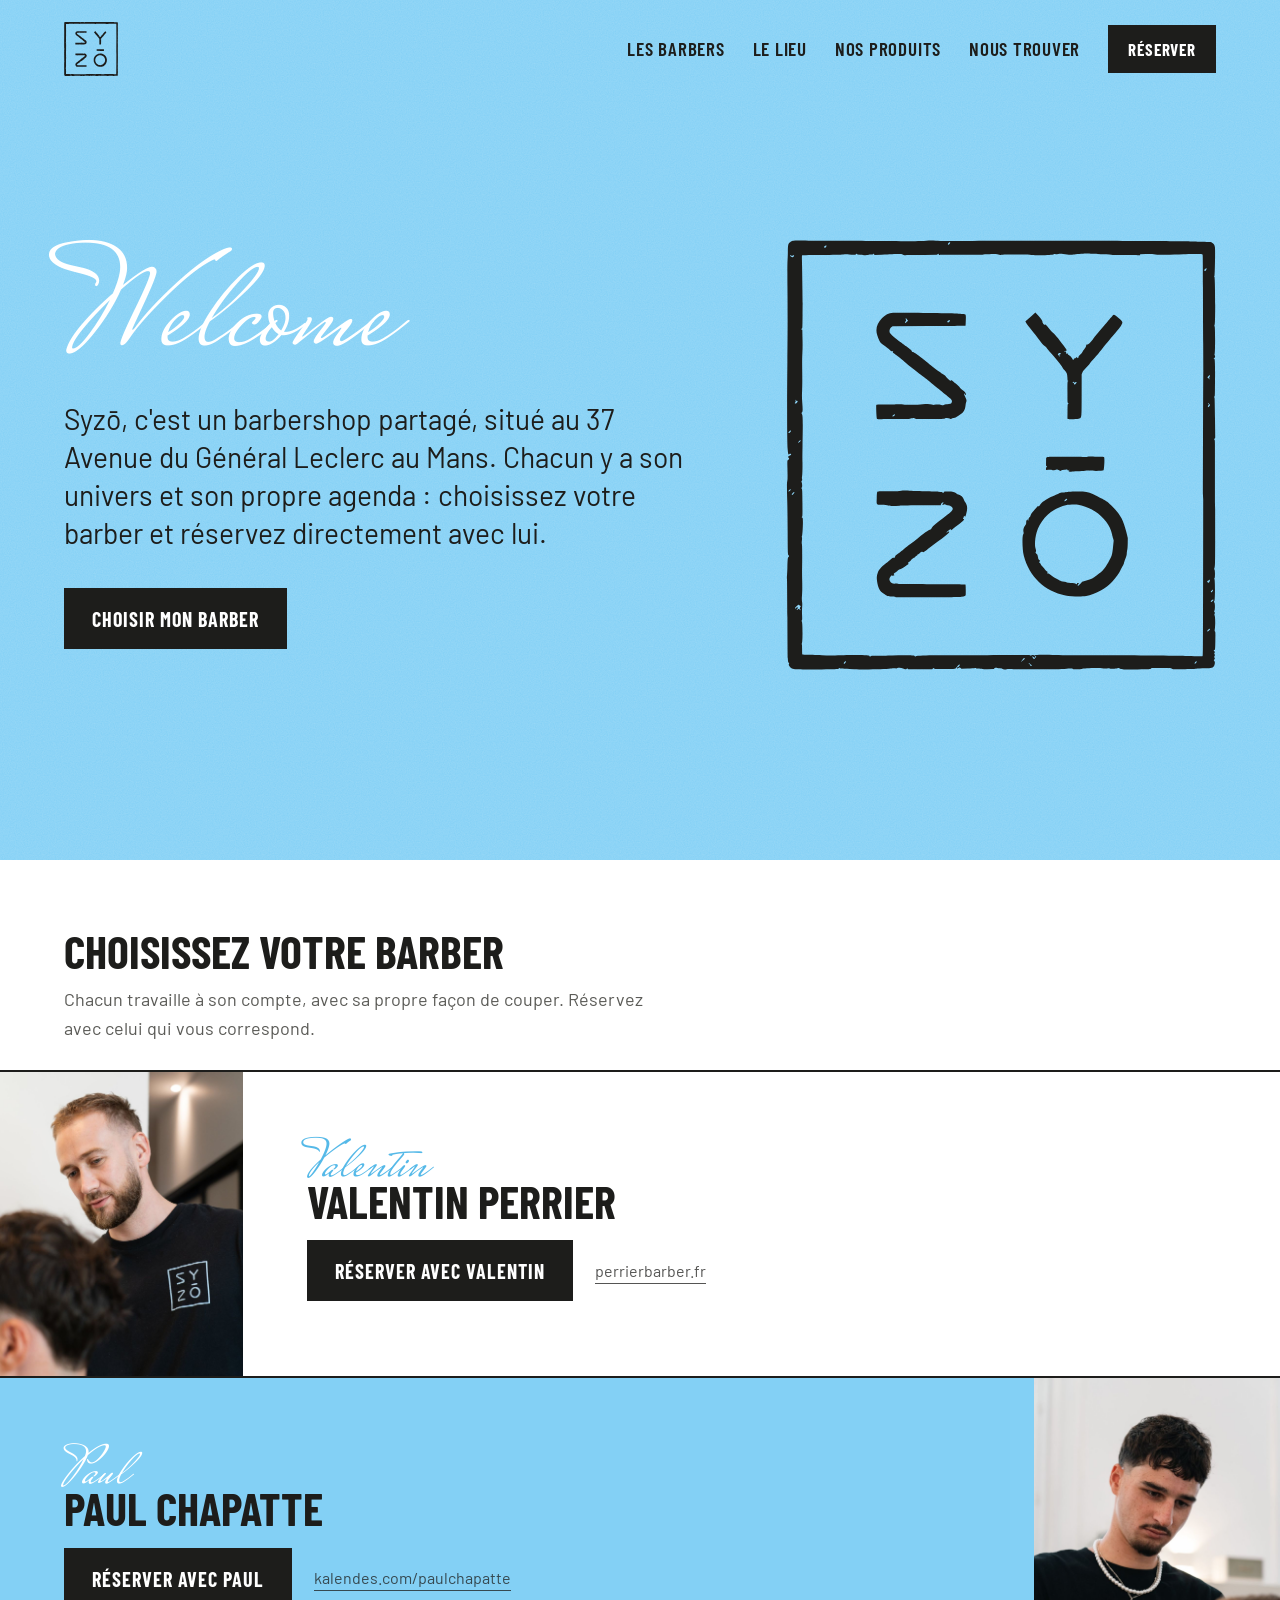
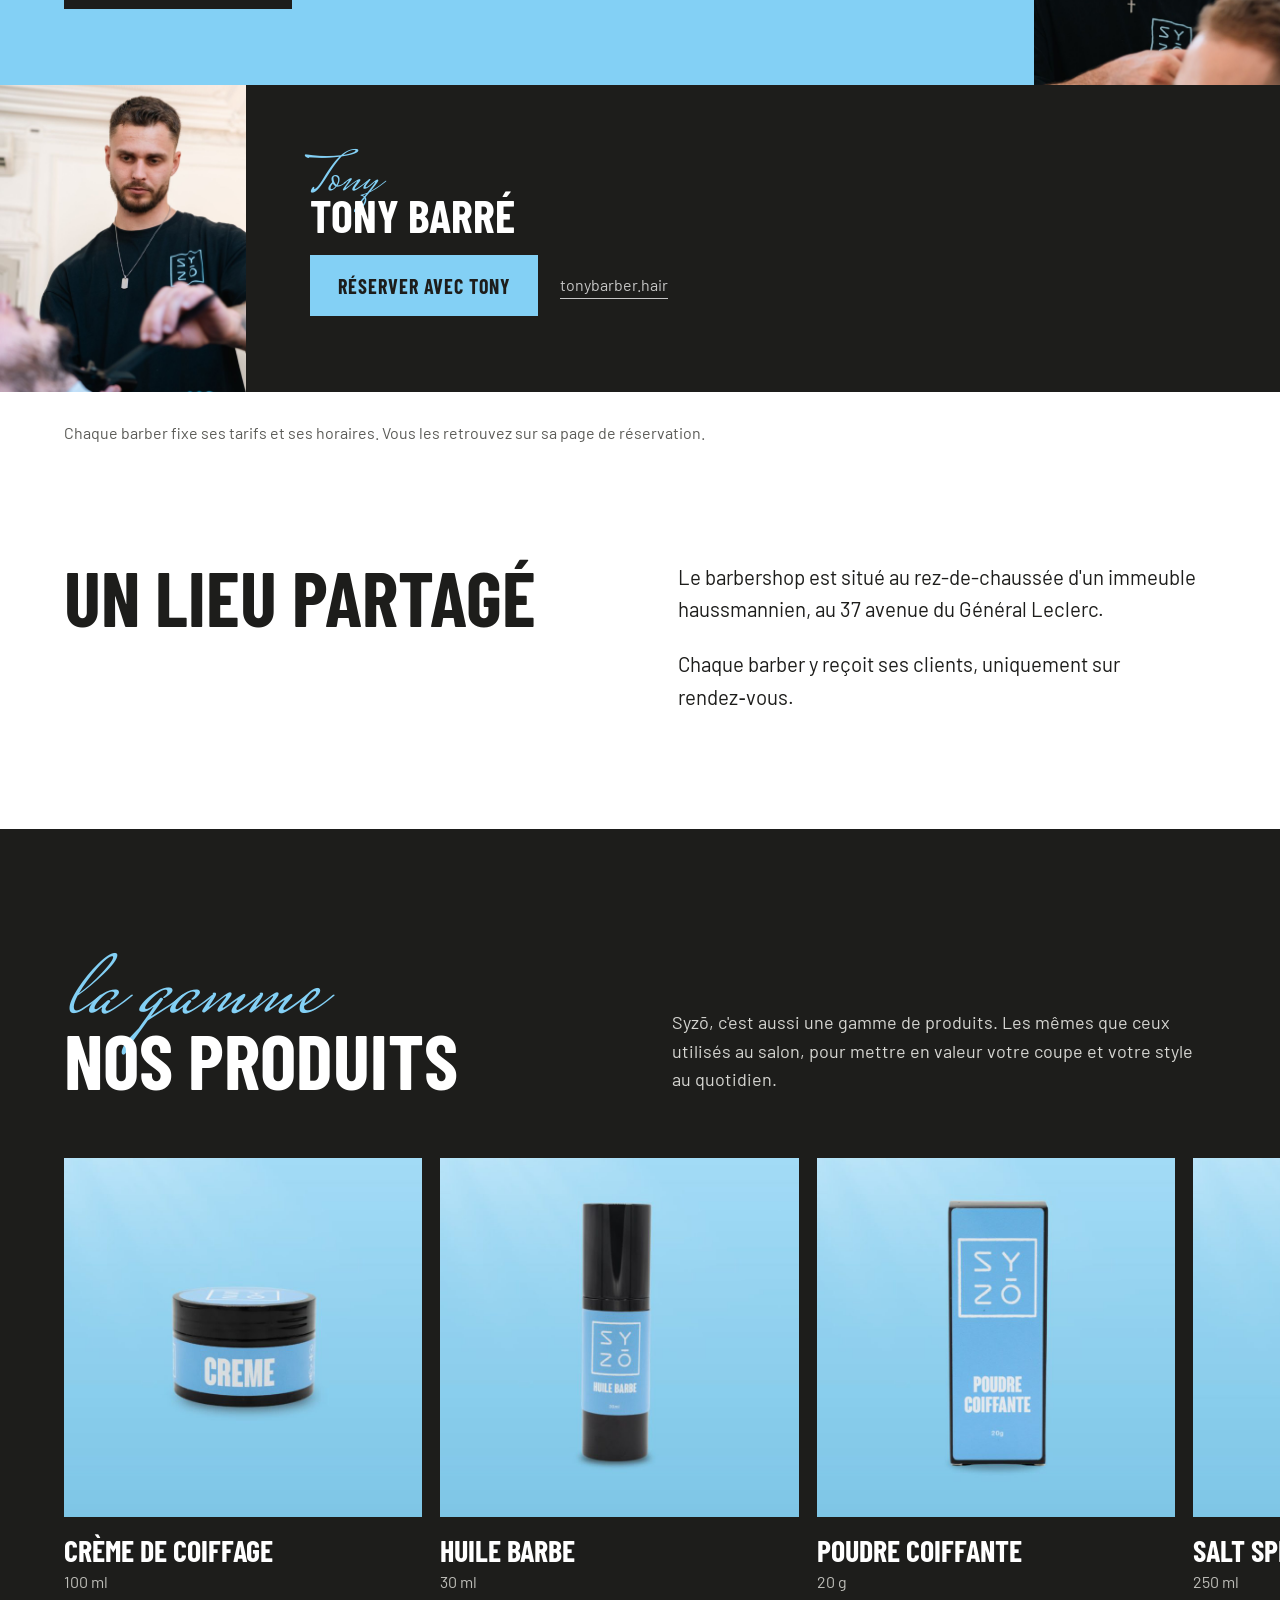
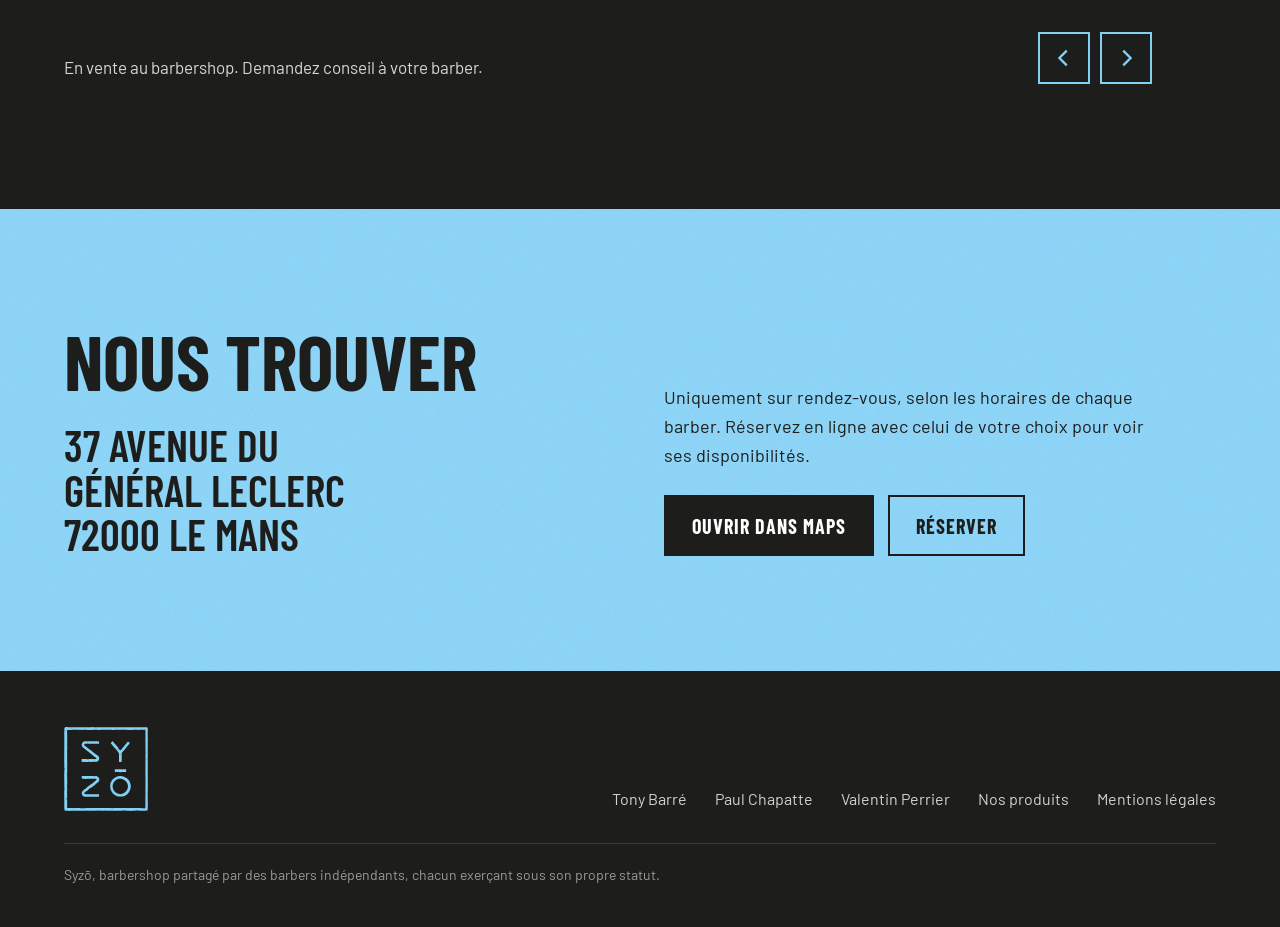
<file: index (5).html>
<!DOCTYPE html>
<html lang="fr">
<head>
<meta charset="utf-8">
<meta name="viewport" content="width=device-width, initial-scale=1">
<title>Syzo, barbershop au Mans</title>
<meta name="description" content="Syzo, le barbershop partagé par des barbers indépendants au Mans. Chacun son style : réservez directement avec le barber de votre choix.">
<link rel="icon" href="favicon.svg" type="image/svg+xml">
<link rel="stylesheet" href="fonts/fonts.css">
<style>
  :root{
    --ciel:#83D0F5;
    --encre:#1D1D1B;
    --blanc:#FFFFFF;
    --ciel-pale:#E6F5FD;
    --gris:#5B5B57;
    --titre:"Barlow Condensed", "Arial Narrow", sans-serif;
    --texte:"Barlow", system-ui, sans-serif;
    --signature:"Mrs Saint Delafield", cursive;
    --marge:clamp(20px, 5vw, 72px);
  }
  *{box-sizing:border-box;margin:0;padding:0}
  html{scroll-behavior:smooth}
  @media (prefers-reduced-motion:reduce){html{scroll-behavior:auto}*{animation:none!important;transition:none!important}}
  body{font-family:var(--texte);font-size:18px;line-height:1.6;color:var(--encre);background:var(--blanc);-webkit-font-smoothing:antialiased}
  a{color:inherit}
  img,svg{display:block}
  :focus-visible{outline:3px solid var(--encre);outline-offset:3px}
  .sur-encre :focus-visible{outline-color:var(--ciel)}

  /* Texture légère, comme le fond ciel de la charte */
  .texture{position:relative;isolation:isolate}
  .texture::before{content:"";position:absolute;inset:0;z-index:-1;opacity:.18;pointer-events:none;
    background-image:url("data:image/svg+xml,%3Csvg xmlns='http://www.w3.org/2000/svg' width='220' height='220'%3E%3Cfilter id='n'%3E%3CfeTurbulence type='fractalNoise' baseFrequency='.85' numOctaves='3' stitchTiles='stitch'/%3E%3CfeColorMatrix values='0 0 0 0 1 0 0 0 0 1 0 0 0 0 1 0 0 0 .9 0'/%3E%3C/filter%3E%3Crect width='100%25' height='100%25' filter='url(%23n)'/%3E%3C/svg%3E");}

  .logo{color:currentColor}

  /* En-tête */
  header{position:absolute;top:0;left:0;right:0;z-index:10;display:flex;align-items:center;justify-content:space-between;padding:22px var(--marge)}
  header .logo{width:54px;height:54px}
  nav{display:flex;align-items:center;gap:28px}
  nav a{font-family:var(--titre);font-weight:600;font-size:19px;letter-spacing:.04em;text-transform:uppercase;text-decoration:none}
  nav a:hover{text-decoration:underline;text-underline-offset:5px;text-decoration-thickness:2px}
  .bouton{display:inline-block;font-family:var(--titre);font-weight:700;font-size:20px;letter-spacing:.05em;text-transform:uppercase;text-decoration:none;padding:13px 26px 12px;border:2.5px solid currentColor;transition:background .15s,color .15s}
  .bouton.plein{background:var(--encre);color:var(--blanc);border-color:var(--encre)}
  .bouton.plein:hover{background:transparent;color:var(--encre)}
  nav .bouton{font-size:17px;padding:9px 18px 8px}
  @media (max-width:720px){nav a:not(.bouton){display:none}}

  /* Hero */
  .hero{background:var(--ciel);min-height:min(100vh,860px);display:grid;grid-template-columns:1.2fr .8fr;align-items:center;gap:clamp(32px,6vw,96px);padding:130px var(--marge) 80px}
  .logo-titre{width:clamp(220px,40vw,560px);aspect-ratio:1;animation:monte .9s cubic-bezier(.2,.7,.2,1) both}
  .logo-titre svg{width:100%;height:100%}
  .welcome{display:block;font-family:var(--signature);color:var(--blanc);font-size:clamp(96px,11vw,170px);line-height:.9;margin:0 0 clamp(4px,1vw,14px) -.04em}
  .cache{position:absolute;width:1px;height:1px;overflow:hidden;clip:rect(0 0 0 0);white-space:nowrap}
  .hero h1{font-family:var(--titre);font-weight:700;text-transform:uppercase;font-size:clamp(110px,17vw,270px);line-height:.85;letter-spacing:-.005em}
  .hero h1 span{display:block}
  .hero p{max-width:22em;font-size:clamp(22px,2.2vw,32px);line-height:1.35}
  .hero .actions{margin-top:36px;display:flex;flex-wrap:wrap;gap:14px;align-items:center}
  .hero .logo-grand{width:100%;max-width:460px;justify-self:end;aspect-ratio:1}
  .hero .logo-grand svg{width:100%;height:100%}
  .noms{font-family:var(--signature);font-size:clamp(40px,4vw,56px);line-height:1;margin-top:26px;display:block}
  @media (max-width:860px){
    .hero{grid-template-columns:1fr;padding-top:110px;padding-bottom:56px;min-height:0}
    .hero .logo-grand{display:none}
  }

  /* Bandeau */
  .bandeau{background:var(--encre);color:var(--blanc);padding:26px var(--marge);display:flex;flex-wrap:wrap;gap:12px 48px;justify-content:space-between;align-items:baseline}
  .bandeau strong{font-family:var(--titre);font-weight:600;font-size:clamp(22px,2.4vw,30px);text-transform:uppercase;letter-spacing:.03em}
  .bandeau span{color:#CFCFCB;font-size:17px}

  /* Barbiers */
  .barbiers-intro{padding:clamp(44px,5.5vw,76px) var(--marge) 28px;max-width:1100px}
  h2{font-family:var(--titre);font-weight:700;text-transform:uppercase;font-size:clamp(44px,6vw,84px);line-height:.92}
  .barbiers-intro p{margin-top:12px;max-width:34em;color:var(--gris)}

  .barbier{display:grid;grid-template-columns:auto 1fr;height:clamp(260px,24vw,380px)}
  .barbier:nth-child(even){grid-template-columns:1fr auto}
  .barbier:nth-child(even) .portrait{order:2}
  .barbier.blanc{background:var(--blanc);color:var(--encre);border-top:2.5px solid var(--encre);border-bottom:2.5px solid var(--encre)}
  .barbier.ciel{background:var(--ciel);color:var(--encre)}
  .barbier.encre{background:var(--encre);color:var(--blanc)}

  .portrait{position:relative;overflow:hidden;height:100%;aspect-ratio:4/5}
  .portrait img{position:absolute;inset:0;width:100%;height:100%;object-fit:cover}
  .portrait .vide{position:absolute;inset:clamp(18px,3vw,36px);border:2.5px dashed currentColor;opacity:.55;display:flex;align-items:center;justify-content:center;text-align:center;font-family:var(--titre);font-size:20px;letter-spacing:.04em;text-transform:uppercase;padding:20px}
  .barbier.blanc .portrait{background:var(--ciel-pale)}
  .barbier.ciel .portrait{background:#6CC3EC}
  .barbier.encre .portrait{background:#2A2A27}

  .fiche{padding:clamp(20px,2vw,32px) var(--marge);display:flex;flex-direction:column;justify-content:center;position:relative}
  .signature{font-family:var(--signature);font-size:clamp(42px,4.2vw,62px);line-height:.8;display:block;margin-bottom:-.18em;margin-left:-.06em;color:var(--ciel)}
  .barbier.ciel .signature{color:var(--blanc)}
  .barbier.blanc .signature{color:#55B9E8}
  .fiche h3{font-family:var(--titre);font-weight:700;text-transform:uppercase;font-size:clamp(34px,3.6vw,52px);line-height:.92;position:relative}
  .fiche .description{margin-top:14px;max-width:30em;font-size:19px}
  .fiche .description.provisoire{font-style:italic;opacity:.7}
  .fiche .actions{margin-top:18px;display:flex;flex-wrap:wrap;gap:14px 22px;align-items:center}
  .fiche .site{font-size:16px;opacity:.75;text-decoration:none;border-bottom:1px solid currentColor}
  .fiche .site:hover{opacity:1}
  .barbier.encre .bouton.plein{background:var(--ciel);color:var(--encre);border-color:var(--ciel)}
  .barbier.encre .bouton.plein:hover{background:transparent;color:var(--ciel)}

  @media (max-width:820px){
    .barbier,.barbier:nth-child(even){grid-template-columns:36% 1fr;height:auto}
    .barbier:nth-child(even) .portrait{order:0}
    .portrait{height:auto;aspect-ratio:4/5;align-self:stretch}
    .fiche{padding:18px 18px 18px 20px}
    .signature{font-size:44px;margin-bottom:-.14em}
    .fiche h3{font-size:clamp(26px,7.4vw,36px)}
    .fiche .actions{margin-top:14px;gap:8px 14px}
    .fiche .bouton{font-size:15px;padding:9px 12px 8px;border-width:2px}
    .fiche .site{font-size:13px}
  }

  .note{padding:28px var(--marge) 0;color:var(--gris);font-size:16px;max-width:60em}

  #titre-barbers{font-size:clamp(30px,3.6vw,52px)}

  /* Le lieu */
  .lieu{display:grid;grid-template-columns:1fr 1fr;gap:clamp(24px,6vw,96px);padding:clamp(72px,9vw,120px) var(--marge);align-items:start}
  .lieu .texte p{font-size:clamp(19px,1.6vw,22px)}
  .lieu .texte p{margin-top:22px;max-width:32em}
  .lieu .texte p:first-of-type{margin-top:0}
  .principes{margin-top:0;display:grid;gap:0;border-top:2.5px solid var(--encre)}
  .principes div{padding:18px 0;border-bottom:1px solid #C9C9C4;display:grid;grid-template-columns:150px 1fr;gap:16px;align-items:baseline}
  .principes dt{font-family:var(--titre);font-weight:700;text-transform:uppercase;font-size:24px;line-height:1.1}
  .principes dd{color:var(--gris)}
  .galerie{padding:0 0 clamp(80px,10vw,130px)}
  .piste{display:flex;gap:14px;overflow-x:auto;scroll-snap-type:x mandatory;padding:0 var(--marge) 18px;scroll-padding:0 var(--marge);scrollbar-width:thin;scrollbar-color:var(--encre) transparent}
  .piste figure{flex:0 0 auto;height:clamp(300px,42vw,520px);aspect-ratio:3/4;scroll-snap-align:start;background:var(--ciel-pale);position:relative;margin:0}
  .piste figure.large{aspect-ratio:4/3}
  .piste figure img{width:100%;height:100%;object-fit:cover}
  .piste figure span{position:absolute;inset:14px;border:2px dashed #7FAFC6;display:flex;align-items:center;justify-content:center;font-family:var(--titre);text-transform:uppercase;letter-spacing:.04em;color:#4F8AA6;text-align:center;padding:10px}
  .commandes{display:flex;gap:10px;justify-content:flex-end;padding:14px var(--marge) 0}
  .commandes button{width:52px;height:52px;border:2.5px solid var(--encre);background:transparent;color:var(--encre);cursor:pointer;display:flex;align-items:center;justify-content:center}
  .commandes button:hover{background:var(--encre);color:var(--blanc)}
  .commandes svg{width:22px;height:22px}
  @media (max-width:860px){.lieu{grid-template-columns:1fr}.principes div{grid-template-columns:1fr;gap:4px}}

  /* Produits */
  .produits{background:var(--encre);color:var(--blanc);padding:clamp(80px,10vw,140px) var(--marge)}
  .produits .entete{display:grid;grid-template-columns:1fr 1fr;gap:clamp(24px,5vw,80px);align-items:end}
  .produits .entete p{max-width:30em;color:#D6D6D2}
  .produits .signature-titre{font-family:var(--signature);color:var(--ciel);font-size:clamp(70px,8vw,120px);line-height:.8;display:block;margin-bottom:-.15em}
  .gamme{list-style:none;margin:clamp(40px,5vw,64px) calc(var(--marge) * -1) 0;padding:0 var(--marge) 16px;display:flex;gap:18px;overflow-x:auto;scroll-snap-type:x mandatory;scroll-padding:0 var(--marge);scrollbar-width:thin;scrollbar-color:var(--ciel) transparent}
  .gamme li{flex:0 0 clamp(240px,28vw,380px);scroll-snap-align:start}
  .gamme img{width:100%;aspect-ratio:1;object-fit:cover;display:block}
  .gamme h3{font-family:var(--titre);font-weight:700;text-transform:uppercase;font-size:30px;line-height:1;margin-top:18px}
  .gamme p{color:#BDBDB8;font-size:16px;margin-top:4px}
  .produits .commandes{display:flex;gap:10px;justify-content:flex-end;margin-top:8px}
  .produits .commandes button{width:52px;height:52px;border:2.5px solid var(--ciel);background:transparent;color:var(--ciel);cursor:pointer;display:flex;align-items:center;justify-content:center}
  .produits .commandes button:hover{background:var(--ciel);color:var(--encre)}
  .produits .commandes svg{width:22px;height:22px}
  .produits .dispo{margin-top:-30px;max-width:calc(100% - 140px);color:#D6D6D2;font-size:17px}
  @media (max-width:960px){.produits .entete{grid-template-columns:1fr}}

  /* Infos */
  .infos{background:var(--ciel);padding:clamp(72px,9vw,120px) var(--marge);display:grid;grid-template-columns:1fr 1fr;gap:48px;align-items:end}
  .infos address{font-style:normal;font-family:var(--titre);font-weight:600;text-transform:uppercase;font-size:clamp(30px,3.4vw,46px);line-height:1.02;margin-top:28px}
  .infos .colonne p{max-width:28em}
  .infos .colonne .actions{margin-top:26px;display:flex;flex-wrap:wrap;gap:14px}
  @media (max-width:860px){.infos{grid-template-columns:1fr}}

  footer{background:var(--encre);color:var(--blanc);padding:56px var(--marge) 40px;display:flex;flex-wrap:wrap;gap:32px;justify-content:space-between;align-items:flex-end}
  footer .logo{width:84px;height:84px;color:var(--ciel)}
  footer ul{list-style:none;display:flex;flex-wrap:wrap;gap:10px 28px;font-size:16px}
  footer a{text-decoration:none;opacity:.8}
  footer a:hover{opacity:1;text-decoration:underline}
  footer small{display:block;width:100%;color:#9A9A95;font-size:14px;border-top:1px solid #3A3A37;padding-top:20px}

  /* Un seul moment animé : l'arrivée du hero */
  @keyframes monte{from{opacity:0;transform:translateY(24px)}to{opacity:1;transform:none}}
  .hero h1 span{animation:monte .7s cubic-bezier(.2,.7,.2,1) both}
  .hero h1 span:nth-child(2){animation-delay:.12s}
  .hero .logo-grand{animation:monte .9s .25s cubic-bezier(.2,.7,.2,1) both}

  /* Mobile : textes plus petits pour une version plus épurée */
  @media (max-width:600px){
    body{font-size:16px}
    nav .bouton{font-size:15px;padding:8px 14px 7px}
    header .logo{width:46px;height:46px}
    .welcome{font-size:78px}
    .hero p{font-size:18px;line-height:1.45}
    .hero .actions{margin-top:26px}
    .bouton{font-size:16px;padding:11px 20px 10px}
    h2{font-size:34px}
    #titre-barbers{font-size:28px}
    .barbiers-intro p,.note{font-size:15px}
    .signature{font-size:30px;margin-bottom:-.12em}
    .fiche h3{font-size:clamp(19px,5.4vw,23px)}
    .fiche .bouton{font-size:12px;padding:7px 10px 6px;letter-spacing:.04em}
    .fiche .actions{margin-top:10px}
    .fiche .site{font-size:11px}
    .lieu .texte p{font-size:16px}
    .produits .signature-titre{font-size:56px}
    .produits .entete p{font-size:15px}
    .gamme h3{font-size:22px}
    .gamme p,.produits .dispo{font-size:14px}
    .produits .commandes button{width:44px;height:44px}
    .infos address{font-size:26px}
    .infos .colonne p{font-size:15px}
    footer ul{font-size:15px}
    footer small{font-size:12px}
  }
</style>
</head>
<body>

<svg width="0" height="0" style="position:absolute" aria-hidden="true">
  <symbol id="syzo" viewBox="0 0 1563 1564"><path fill-rule="evenodd" fill="currentColor" d="M160.2 1561.1C187.7 1560.5 189.0 1560.4 191.8 1558.3C194.2 1556.5 194.9 1556.4 195.3 1557.5C196.0 1559.1 199.7 1559.4 246.5 1561.0C288.4 1562.5 359.7 1561.1 380.3 1558.3C390.2 1557.0 393.8 1556.9 396.1 1557.7C398.5 1558.6 399.8 1558.5 402.8 1557.3C408.7 1554.7 418.4 1555.2 425.0 1558.3C431.6 1561.5 434.9 1561.7 438.3 1559.0C439.7 1557.9 441.1 1557.0 441.4 1557.0C441.7 1557.0 442.0 1557.9 442.0 1559.0C442.0 1561.0 442.7 1561.0 486.5 1561.0L531.1 1561.0L533.7 1558.2C535.1 1556.7 536.4 1556.0 536.7 1556.5C538.1 1560.3 537.7 1560.3 574.6 1560.4C612.5 1560.5 617.0 1560.1 617.0 1556.8C617.0 1555.7 617.8 1554.6 619.0 1554.3C620.1 1554.0 621.0 1553.4 621.0 1552.9C621.0 1551.0 629.2 1543.1 630.6 1543.7C631.4 1544.0 632.0 1544.6 632.0 1545.1C632.0 1546.9 624.7 1554.0 622.9 1554.0C621.5 1554.0 621.0 1554.7 621.0 1556.6C621.0 1559.5 623.4 1559.3 628.2 1555.9C631.7 1553.5 631.8 1553.5 634.7 1556.6L637.1 1559.3L660.3 1558.6C673.3 1558.2 685.0 1557.3 686.8 1556.7C689.7 1555.7 690.3 1555.8 691.2 1557.4C692.0 1558.9 693.0 1559.1 697.1 1558.5C700.5 1558.0 702.8 1558.3 704.9 1559.3C707.4 1560.5 712.2 1560.8 731.6 1560.5L755.3 1560.3L757.3 1557.6C758.4 1556.0 759.6 1555.3 760.3 1555.7C761.0 1556.2 766.5 1556.7 772.6 1557.0C781.1 1557.4 784.2 1557.9 785.6 1559.2C788.5 1561.7 795.7 1562.3 802.1 1560.6C806.0 1559.6 809.0 1559.4 811.6 1560.0C816.9 1561.1 963.4 1561.8 984.0 1560.9C993.1 1560.4 1009.5 1559.7 1020.5 1559.1C1037.2 1558.3 1040.7 1558.4 1042.4 1559.6C1044.8 1561.2 1070.2 1561.6 1074.3 1560.1C1082.3 1557.0 1135.5 1555.6 1154.0 1557.9C1159.4 1558.6 1163.8 1558.6 1167.5 1557.9C1171.7 1557.1 1174.0 1557.2 1176.8 1558.2C1182.0 1560.0 1199.4 1559.7 1204.7 1557.7C1208.6 1556.2 1209.1 1556.3 1212.7 1558.1C1219.6 1561.7 1229.9 1562.2 1278.0 1561.5C1321.7 1560.9 1327.5 1560.4 1326.5 1557.7C1326.1 1556.8 1333.8 1556.6 1362.2 1556.8C1396.6 1557.1 1398.7 1557.2 1402.9 1559.2C1407.1 1561.2 1408.2 1561.3 1443.9 1560.7C1464.0 1560.3 1485.0 1559.6 1490.5 1559.0C1496.0 1558.4 1510.2 1557.8 1522.0 1557.6C1548.0 1557.2 1552.5 1555.8 1557.0 1547.0C1559.8 1541.5 1559.8 1532.5 1557.0 1530.8C1554.5 1529.2 1554.5 1527.8 1557.0 1525.5C1559.4 1523.3 1559.5 1521.2 1557.5 1518.3C1556.1 1516.3 1556.2 1515.8 1558.0 1512.7C1560.0 1509.3 1560.0 1509.3 1558.0 1506.8C1556.3 1504.6 1556.2 1504.1 1557.5 1502.4C1559.6 1499.6 1559.4 1495.9 1557.0 1495.3C1554.4 1494.6 1554.3 1491.0 1556.9 1491.0C1560.0 1491.0 1560.3 1488.8 1560.8 1456.1C1561.2 1427.4 1561.1 1424.5 1559.6 1423.4C1558.0 1422.3 1558.0 1421.3 1559.0 1413.8C1561.0 1400.0 1560.6 1371.4 1558.5 1366.1C1557.1 1362.7 1556.9 1361.3 1557.8 1359.9C1559.4 1357.3 1559.3 1354.9 1557.3 1352.1C1555.8 1349.9 1555.8 1349.6 1557.3 1348.5C1559.7 1346.8 1560.0 1322.3 1557.6 1318.9C1555.6 1316.0 1555.6 1314.1 1557.4 1312.1C1559.9 1309.3 1560.1 1237.4 1557.6 1233.8C1556.0 1231.4 1556.0 1231.0 1557.3 1231.0C1559.8 1231.0 1560.2 1202.6 1557.8 1198.9C1556.2 1196.4 1556.2 1196.0 1558.2 1190.9C1560.2 1185.5 1560.2 1185.0 1560.0 977.0C1559.7 709.2 1559.9 731.2 1557.8 727.4C1556.1 724.3 1556.1 724.1 1558.2 721.5L1560.3 718.8L1559.5 648.3C1559.1 609.5 1558.4 576.6 1558.0 575.2C1557.6 573.7 1556.9 571.7 1556.5 570.8C1556.0 569.5 1556.3 569.0 1557.4 569.0C1559.3 569.0 1559.2 572.1 1559.6 510.0C1560.1 451.2 1559.4 432.0 1556.9 432.0C1555.8 432.0 1555.0 431.3 1555.0 430.5C1555.0 429.7 1555.9 429.0 1557.0 429.0C1559.8 429.0 1560.8 422.9 1558.5 419.4C1557.2 417.3 1557.1 416.6 1558.1 415.3C1560.3 412.7 1560.5 323.6 1558.4 315.9C1556.9 310.6 1556.9 309.8 1558.2 308.2C1561.3 304.6 1560.5 134.0 1557.4 134.0C1556.6 134.0 1556.0 133.6 1556.0 133.0C1556.0 132.4 1556.6 132.0 1557.3 132.0C1558.9 132.0 1560.7 37.2 1559.4 26.9C1558.3 18.0 1555.2 13.2 1548.5 9.7C1544.8 7.7 1542.2 7.5 1511.5 6.8C1493.3 6.4 1469.5 5.6 1458.5 5.0C1419.1 3.0 801.0 1.8 641.3 3.5C581.7 4.1 558.7 4.0 544.7 3.0C529.8 2.0 523.3 2.0 509.5 3.1C500.1 3.8 480.6 4.4 466.0 4.3C451.4 4.2 394.1 3.9 338.5 3.5C188.4 2.6 160.7 2.5 147.5 2.9C140.9 3.0 111.4 2.9 82.0 2.5C24.1 1.7 23.8 1.7 15.8 7.0C7.5 12.5 6.6 15.9 6.3 40.0C6.2 51.3 5.7 66.8 5.1 74.5C4.5 83.1 4.4 121.2 4.8 174.0C5.6 270.1 5.5 336.6 4.5 444.0C2.9 600.7 3.4 739.2 5.6 761.5C7.4 780.0 8.0 782.0 11.1 778.9C13.5 776.5 16.6 776.5 17.9 778.9C18.8 780.5 18.2 781.1 13.2 783.6C6.8 786.8 6.0 788.5 9.0 792.0C11.7 795.1 11.5 796.6 8.3 798.7C3.9 801.5 4.0 801.1 4.7 829.0C5.0 843.6 5.3 856.9 5.2 858.5C5.2 860.1 5.1 864.1 5.1 867.2C5.0 870.4 4.6 875.0 4.0 877.4C2.6 883.6 2.6 895.3 4.0 948.0C4.7 973.6 5.4 1025.1 5.5 1062.5C5.8 1136.5 6.1 1143.9 9.1 1146.6C11.6 1148.8 11.5 1149.8 8.6 1152.5C5.8 1155.1 5.4 1159.0 4.5 1192.0C4.2 1203.3 3.6 1215.9 3.1 1220.0C2.5 1224.8 2.5 1229.8 3.1 1234.0C3.7 1238.0 4.3 1291.7 4.6 1372.5C4.8 1445.1 5.4 1511.7 6.0 1520.4C7.0 1535.9 7.3 1537.2 10.5 1538.3C11.1 1538.6 11.1 1539.9 10.3 1542.1C9.1 1545.1 9.2 1545.8 11.5 1549.1C17.0 1557.5 22.8 1560.1 38.0 1561.0C52.9 1561.9 123.4 1562.0 160.2 1561.1ZM888.0 1547.0C886.9 1545.9 886.0 1544.3 886.0 1543.5C886.0 1542.7 885.4 1542.0 884.6 1542.0C883.4 1542.0 882.0 1540.0 882.0 1538.4C882.0 1536.8 885.2 1538.5 886.0 1540.5C886.5 1541.9 887.6 1543.0 888.4 1543.0C889.8 1543.0 893.0 1546.6 893.0 1548.2C893.0 1549.7 890.0 1549.0 888.0 1547.0ZM209.7 1540.3C208.1 1538.8 213.7 1532.0 216.6 1532.0C218.9 1532.0 218.2 1534.7 214.9 1537.9C211.8 1541.1 210.8 1541.5 209.7 1540.3ZM1485.5 1540.0C1484.3 1538.1 1489.4 1532.0 1492.2 1532.0C1494.0 1532.0 1492.8 1536.3 1490.4 1538.5C1487.5 1541.2 1486.4 1541.5 1485.5 1540.0ZM855.0 1532.0C855.0 1531.4 855.7 1530.7 856.5 1530.4C857.3 1530.0 858.7 1528.3 859.6 1526.4C861.5 1522.5 865.7 1519.3 867.2 1520.8C868.6 1522.2 866.2 1525.7 862.0 1528.3C860.1 1529.4 858.1 1531.0 857.7 1531.7C856.7 1533.3 855.0 1533.4 855.0 1532.0ZM898.4 1521.1C898.0 1519.4 897.0 1518.0 895.9 1517.7C893.6 1517.1 893.4 1515.2 895.6 1514.3C896.6 1513.9 898.1 1514.7 899.6 1516.4C902.5 1519.4 905.0 1519.8 905.0 1517.2C905.0 1515.3 906.8 1513.0 908.2 1513.0C909.8 1513.0 909.0 1516.9 907.2 1518.2C906.1 1518.9 904.8 1520.5 904.1 1521.8C902.4 1525.1 899.1 1524.7 898.4 1521.1ZM302.8 1512.8C301.4 1510.6 300.4 1510.5 285.4 1509.8C260.0 1508.8 221.2 1508.9 199.4 1510.1C183.3 1511.0 169.9 1510.9 130.4 1509.6C103.5 1508.7 76.8 1508.0 71.0 1508.2C65.2 1508.3 59.9 1508.1 59.2 1507.7C58.3 1507.1 58.0 1502.2 58.0 1489.1C58.0 1478.4 57.6 1471.0 57.0 1470.4C56.3 1469.7 56.5 1468.1 57.7 1465.4C60.3 1459.8 60.0 1393.8 57.4 1388.4C55.9 1385.3 55.9 1384.7 57.2 1383.2C58.5 1381.8 58.6 1378.9 57.9 1364.0C57.4 1353.2 57.5 1342.1 58.1 1335.1C58.9 1326.5 58.8 1321.5 57.9 1315.3C56.9 1308.8 56.9 1303.3 57.9 1289.3C58.7 1277.2 58.9 1261.4 58.4 1240.0C58.1 1222.7 57.8 1204.9 57.9 1200.5C58.8 1154.8 58.5 1111.0 57.4 1106.8C56.4 1103.1 56.4 1100.1 57.3 1093.0C58.1 1086.3 58.1 1083.2 57.3 1081.0C56.4 1078.7 56.5 1077.8 57.4 1077.3C58.9 1076.4 61.0 1046.7 61.0 1025.8C61.0 1011.9 60.6 1010.3 56.8 1008.6C55.9 1008.2 56.1 1007.6 57.6 1006.5C59.6 1005.0 59.6 1004.6 59.3 960.2C59.0 912.0 58.6 905.8 56.4 903.9C54.6 902.4 54.6 901.0 56.5 901.0C59.0 901.0 58.9 885.7 56.4 880.7C55.0 878.2 55.1 877.7 56.9 875.1C58.7 872.7 58.8 871.7 57.9 869.1C57.2 867.2 57.1 864.4 57.6 862.2C59.2 854.2 60.0 824.3 59.2 801.5C59.0 796.5 59.2 773.1 59.6 749.5C61.1 661.8 60.9 640.1 58.1 634.2L55.7 629.2L57.9 626.4C60.5 623.1 60.6 618.2 58.5 589.0C57.3 572.5 57.2 564.2 58.1 546.0C58.8 532.0 58.9 506.5 58.5 478.3C58.0 446.7 58.2 426.5 59.1 411.3C59.9 396.3 60.1 379.7 59.5 357.8L58.8 326.2L56.3 325.5C53.4 324.8 53.8 322.5 56.9 322.6C59.4 322.7 59.3 323.8 59.7 272.0C59.8 253.6 60.0 235.6 60.0 232.0C60.2 222.5 58.1 94.4 57.5 74.5C57.1 65.1 57.3 56.9 57.8 56.2C58.5 55.2 72.6 54.8 127.1 54.5C172.1 54.3 199.5 53.7 207.3 52.9C216.6 51.9 221.2 51.9 228.8 52.8C242.6 54.5 253.0 54.4 253.0 52.5C253.0 49.1 258.0 48.7 259.2 52.1C260.3 55.0 293.0 56.2 300.4 53.5C302.8 52.7 306.1 52.3 309.0 52.7C312.5 53.1 314.4 52.8 316.3 51.6C318.8 49.9 318.9 49.9 320.0 52.1L321.2 54.3L347.4 53.6C361.7 53.2 376.9 52.5 381.0 52.0C389.6 51.0 415.7 50.7 421.2 51.6C423.3 52.0 425.0 52.8 425.0 53.5C425.0 55.3 432.1 55.7 445.0 54.9C450.8 54.5 476.4 54.1 501.9 54.1L548.4 54.0L550.8 51.7C553.1 49.5 553.2 49.5 554.6 51.5C556.1 53.5 557.4 53.5 634.3 53.8C700.5 54.0 713.4 53.8 718.5 52.6C722.8 51.5 726.3 51.3 731.0 51.9C734.6 52.3 738.8 52.3 740.5 51.9C746.6 50.1 765.1 50.8 771.5 53.1C776.9 55.0 778.1 55.1 783.0 54.0C791.5 52.1 878.4 52.6 895.5 54.7C911.2 56.5 960.9 55.0 971.4 52.4C974.7 51.5 978.3 51.1 979.4 51.4C980.6 51.7 985.2 51.4 989.7 50.8C996.6 49.8 999.3 49.9 1007.7 51.3C1021.9 53.8 1037.3 54.5 1044.5 53.0C1047.8 52.3 1057.5 51.4 1066.0 50.9C1074.5 50.4 1085.3 49.7 1089.9 49.4C1094.5 49.1 1102.8 49.4 1108.4 50.0C1113.9 50.6 1130.2 51.3 1144.5 51.6C1158.8 51.9 1175.7 52.7 1182.2 53.6C1191.2 54.7 1202.4 55.0 1231.2 54.8C1251.7 54.6 1272.6 54.9 1277.7 55.4C1286.8 56.2 1286.8 56.2 1287.2 53.8L1287.5 51.5L1308.5 51.2C1324.0 51.0 1333.0 51.3 1343.0 52.6C1357.3 54.4 1410.4 54.1 1444.0 52.0C1468.4 50.5 1511.3 50.7 1513.6 52.4C1515.5 53.8 1515.5 56.3 1515.7 173.2C1515.9 238.8 1516.2 331.6 1516.6 379.5C1516.9 427.4 1517.1 470.1 1517.1 474.5C1517.0 478.9 1516.8 689.9 1516.6 943.5C1516.1 1567.4 1516.3 1510.5 1514.3 1512.6C1512.7 1514.2 1510.3 1514.3 1484.5 1513.7C1469.1 1513.3 1450.7 1512.6 1443.5 1512.0C1433.1 1511.2 1211.8 1509.4 1166.0 1509.7C1094.1 1510.2 1000.7 1509.8 968.5 1508.9C925.9 1507.7 909.2 1508.0 904.7 1510.1C902.6 1511.0 901.7 1511.1 900.8 1510.2C899.3 1508.7 893.4 1508.6 892.5 1510.0C891.7 1511.4 887.3 1511.3 886.4 1509.9C885.9 1509.0 864.3 1508.9 801.1 1509.5C704.9 1510.5 584.7 1510.7 559.5 1510.1C529.8 1509.3 472.9 1511.4 471.8 1513.4C470.7 1515.4 468.0 1515.5 468.0 1513.6C468.0 1512.9 467.0 1511.9 465.8 1511.5C460.3 1509.8 423.4 1509.4 386.0 1510.7C364.3 1511.4 338.4 1511.9 328.5 1511.8C312.8 1511.5 310.2 1511.7 308.0 1513.3C304.9 1515.5 304.5 1515.5 302.8 1512.8ZM1531.0 1422.2C1531.0 1419.6 1538.5 1412.6 1540.4 1413.3C1542.9 1414.3 1542.3 1415.7 1538.0 1420.0C1533.7 1424.3 1531.0 1425.1 1531.0 1422.2ZM38.5 1345.0C37.7 1343.6 38.8 1342.0 40.6 1342.0C41.6 1342.0 42.0 1340.8 42.0 1338.0C42.0 1333.5 40.6 1333.5 36.6 1337.9C35.5 1339.1 34.1 1340.0 33.3 1340.0C30.5 1340.0 32.2 1336.6 37.8 1331.4C43.9 1325.7 47.8 1324.4 48.7 1328.0C49.0 1329.1 50.0 1330.0 51.0 1330.0C53.4 1330.0 54.1 1332.1 52.3 1334.1C49.6 1337.2 49.0 1341.8 51.1 1342.3C53.4 1342.9 53.7 1346.0 51.4 1346.0C50.5 1346.0 49.6 1345.1 49.3 1344.0C48.7 1341.6 42.0 1341.0 42.0 1343.4C42.0 1345.1 39.3 1346.3 38.5 1345.0ZM1544.0 1314.7C1544.0 1312.2 1551.5 1305.9 1552.8 1307.2C1554.6 1309.0 1554.3 1309.6 1550.8 1312.9C1547.4 1316.1 1544.0 1317.0 1544.0 1314.7ZM637.9 1297.6C648.8 1295.9 653.0 1294.2 653.0 1291.2C653.5 1272.4 653.0 1253.6 652.0 1252.6C651.2 1251.8 619.1 1251.5 529.0 1251.4C431.8 1251.3 406.7 1251.0 405.5 1250.0C404.4 1249.1 402.4 1248.9 398.7 1249.5C388.2 1250.9 381.3 1247.8 377.3 1239.9C374.5 1234.5 374.9 1231.3 379.1 1224.8C382.2 1220.0 382.3 1219.9 386.4 1220.5C391.5 1221.3 395.8 1218.8 392.8 1216.9C389.9 1215.3 390.7 1213.3 395.6 1210.1C398.1 1208.4 400.3 1207.0 400.5 1207.0C400.8 1207.0 402.9 1205.2 405.1 1203.0C409.5 1198.7 414.5 1195.9 417.0 1196.3C417.9 1196.4 424.7 1192.5 432.3 1187.5C444.9 1179.2 448.3 1176.0 444.5 1176.0C441.7 1176.0 443.0 1173.2 446.7 1170.9C450.8 1168.4 453.3 1166.1 454.6 1163.7C455.5 1162.1 465.4 1155.0 466.7 1155.0C467.2 1155.0 468.5 1153.4 469.8 1151.5C471.3 1149.1 472.8 1148.0 474.4 1148.0C476.2 1148.0 477.0 1147.4 477.2 1145.8C477.4 1144.5 478.3 1143.4 479.5 1143.1C480.6 1142.9 481.9 1142.2 482.3 1141.4C482.7 1140.6 483.7 1140.0 484.5 1140.0C485.3 1140.0 486.6 1138.7 487.4 1137.1C489.2 1133.6 494.7 1132.2 496.7 1134.7C498.2 1136.7 504.3 1133.0 517.5 1122.0C522.4 1117.9 535.5 1108.1 546.5 1100.2C575.1 1079.6 593.0 1064.7 593.0 1061.4C593.0 1059.2 588.2 1059.7 587.0 1062.0C586.4 1063.1 585.3 1064.0 584.5 1064.0C582.3 1064.0 582.7 1062.2 585.2 1060.9C586.5 1060.2 589.4 1058.0 591.7 1055.9C596.5 1051.5 600.0 1050.8 600.0 1054.1C600.0 1056.0 600.4 1055.9 604.1 1052.5C606.3 1050.5 615.0 1043.8 623.4 1037.6C638.0 1026.7 647.0 1018.3 647.0 1015.3C647.0 1014.3 646.4 1014.1 645.0 1014.5C642.9 1015.2 642.1 1012.7 644.0 1011.5C644.5 1011.2 645.0 1010.1 645.0 1009.1C645.0 1008.0 645.9 1006.2 647.0 1004.9L649.0 1002.5L649.6 1004.8C650.7 1008.8 651.7 1007.1 654.9 995.5C660.3 976.1 659.3 964.6 650.9 952.5C649.0 949.7 646.8 945.5 646.1 943.2C643.5 935.3 635.0 927.6 626.7 925.6C625.2 925.2 621.9 923.4 619.4 921.5C612.4 916.1 605.8 914.6 589.7 914.5L575.8 914.5L573.5 917.5L571.1 920.4L568.7 918.2C566.7 916.3 565.2 916.0 559.1 916.0C555.1 916.0 551.1 915.6 550.1 915.0C549.0 914.5 529.3 913.8 503.4 913.5C478.7 913.2 454.4 912.5 449.5 912.0C436.7 910.6 426.2 910.8 413.5 912.5C405.7 913.5 392.7 914.0 368.2 914.0C336.1 914.0 333.9 914.1 332.1 915.9C330.5 917.5 330.2 920.1 329.5 938.0C328.5 964.1 327.1 962.2 348.8 963.1C357.4 963.5 367.4 964.5 371.0 965.4C378.6 967.2 391.4 967.4 412.0 966.0C420.0 965.4 457.1 964.8 494.5 964.6L562.5 964.3L562.8 961.7C563.3 957.5 572.0 951.4 572.0 955.2C572.0 955.9 570.8 957.6 569.3 959.2C566.0 962.7 568.0 963.9 574.2 962.1C577.5 961.1 578.5 961.1 579.8 962.3C580.8 963.1 584.4 964.1 588.0 964.5C595.5 965.3 597.3 966.1 601.7 970.3C611.2 979.2 606.5 985.3 569.0 1012.8C540.3 1033.8 531.9 1041.4 527.9 1050.2C527.2 1051.9 525.9 1053.0 524.6 1053.0C520.3 1053.1 496.8 1069.6 477.0 1086.5C470.1 1092.3 458.9 1100.9 452.0 1105.5C445.1 1110.1 434.6 1118.2 428.5 1123.5C422.4 1128.7 413.7 1135.7 409.0 1138.9C398.9 1145.9 397.0 1147.8 396.1 1152.2C395.5 1155.1 395.0 1155.5 391.9 1155.6C386.4 1155.7 386.3 1155.8 380.8 1160.8C377.9 1163.4 369.9 1170.1 363.0 1175.7C343.5 1191.5 337.6 1198.2 333.2 1210.2C329.4 1220.3 328.8 1227.7 330.5 1239.7C334.3 1265.1 339.3 1275.1 354.0 1285.9C366.2 1295.0 370.4 1296.5 383.6 1296.5C390.2 1296.5 395.2 1296.9 396.1 1297.6C396.9 1298.2 398.1 1298.9 398.7 1299.1C399.4 1299.3 451.2 1299.4 513.7 1299.3C612.4 1299.2 628.9 1299.0 637.9 1297.6ZM1091.3 1294.5C1122.9 1289.8 1164.5 1266.8 1186.4 1242.2C1199.0 1228.0 1211.1 1211.0 1215.7 1201.0C1218.2 1195.8 1221.8 1188.8 1223.9 1185.5C1226.0 1182.2 1228.0 1177.6 1228.4 1175.3C1228.7 1173.1 1231.1 1165.9 1233.7 1159.3C1237.5 1149.7 1238.4 1146.1 1238.7 1140.0C1238.9 1135.9 1239.7 1129.8 1240.5 1126.5C1241.4 1122.6 1242.0 1114.0 1242.2 1102.0L1242.4 1083.5L1237.1 1062.0C1226.0 1016.7 1214.5 996.5 1181.8 964.4C1166.1 949.0 1166.9 949.5 1126.0 928.8C1110.8 921.1 1097.1 917.1 1079.0 915.0C1064.4 913.3 1028.5 914.2 1021.0 916.4C1018.0 917.3 1011.7 918.1 1007.0 918.3C999.6 918.5 997.4 919.1 990.0 922.4C985.3 924.5 977.0 928.2 971.5 930.5C946.3 941.1 927.4 954.1 922.7 963.9C920.7 968.0 920.2 968.5 917.3 968.4C914.5 968.2 913.5 968.9 910.8 972.4C909.0 974.6 904.3 980.0 900.4 984.2C892.9 992.0 889.8 997.0 888.5 1002.7C888.2 1004.5 887.1 1006.6 886.1 1007.2C883.0 1009.5 881.0 1013.4 881.0 1017.2C881.0 1021.5 879.4 1022.3 878.4 1018.4L877.8 1015.9L875.4 1018.1C873.4 1020.0 873.0 1021.3 873.0 1026.5C873.0 1032.1 872.6 1033.3 869.0 1038.6C863.3 1047.0 861.6 1053.3 863.0 1060.8C864.1 1066.2 864.0 1066.9 861.8 1071.0C857.7 1079.0 859.1 1128.6 864.1 1147.7C884.0 1224.8 940.9 1279.1 1015.7 1292.5C1037.0 1296.3 1073.2 1297.2 1091.3 1294.5ZM1544.5 1280.0C1543.8 1278.8 1546.0 1275.4 1548.9 1273.4C1553.5 1270.2 1554.2 1273.6 1549.9 1277.9C1546.7 1281.2 1545.5 1281.6 1544.5 1280.0ZM1060.2 1256.8C1059.4 1256.0 1059.7 1254.9 1061.4 1252.6C1065.4 1247.2 1065.4 1247.0 1061.6 1247.0C1058.6 1247.0 1058.0 1247.4 1058.0 1249.0C1058.0 1251.7 1055.3 1252.7 1053.7 1250.7C1051.9 1248.3 1044.8 1247.1 1033.5 1247.0C1025.5 1247.0 1022.6 1246.5 1019.0 1244.9C1016.5 1243.7 1011.2 1242.4 1007.2 1241.9C999.6 1241.1 999.0 1240.8 978.2 1229.2C974.2 1227.0 967.6 1222.4 963.4 1219.1C958.3 1214.9 955.0 1213.0 953.1 1213.0C949.4 1213.0 948.9 1212.3 950.3 1209.2C951.2 1207.2 951.2 1206.6 950.1 1206.2C947.5 1205.3 941.1 1198.9 938.6 1194.5C937.2 1192.2 933.8 1188.3 931.0 1186.0C927.6 1183.2 926.0 1181.1 926.0 1179.5C926.0 1178.1 924.8 1176.2 922.9 1174.8L919.9 1172.4L921.7 1169.2L923.5 1166.0L920.4 1163.5C917.7 1161.4 917.0 1160.0 916.1 1154.3C914.5 1145.1 913.5 1142.8 910.0 1140.8C907.0 1139.1 905.8 1134.8 908.0 1133.5C909.6 1132.5 909.2 1127.8 907.0 1121.5C903.2 1110.6 904.9 1084.0 910.6 1064.2C924.7 1015.1 967.1 975.4 1017.0 964.5C1027.1 962.3 1052.7 961.4 1061.6 962.9C1079.3 966.0 1108.3 977.2 1122.3 986.3C1156.1 1008.3 1178.6 1038.2 1185.1 1069.8C1186.1 1074.9 1187.9 1082.2 1189.1 1085.9L1191.1 1092.8L1189.0 1113.6C1185.8 1145.6 1184.2 1150.8 1171.4 1172.3C1158.2 1194.3 1151.3 1202.8 1139.0 1211.8C1134.9 1214.9 1129.1 1219.6 1126.1 1222.2C1118.7 1228.9 1109.8 1233.1 1091.8 1238.5L1076.5 1243.1L1071.0 1248.9C1063.2 1257.0 1061.6 1258.2 1060.2 1256.8ZM1532.9 1244.9C1530.5 1242.5 1530.8 1239.7 1533.5 1239.2C1534.6 1239.0 1536.3 1238.1 1537.2 1237.3C1540.8 1234.1 1542.1 1236.5 1539.7 1241.9C1537.3 1247.5 1536.0 1248.0 1532.9 1244.9ZM1013.2 950.3C1011.1 949.5 1011.8 947.5 1015.4 944.1C1018.6 941.0 1022.0 940.4 1022.0 942.8C1022.0 944.3 1014.5 950.8 1013.2 950.3ZM20.3 925.3C19.7 923.7 27.0 916.0 29.1 916.0C31.2 916.0 29.7 920.0 26.3 923.3C22.2 927.4 21.2 927.8 20.3 925.3ZM8.5 913.9C7.4 912.3 13.2 906.1 15.8 906.0C18.0 906.0 17.1 908.8 13.9 911.9C10.6 915.2 9.5 915.6 8.5 913.9ZM1059.5 841.1C1069.4 840.5 1081.8 839.5 1087.0 838.9C1092.2 838.3 1098.8 838.0 1101.5 838.4C1118.6 840.5 1151.6 839.8 1154.1 837.3C1156.7 834.7 1158.7 792.3 1156.3 789.9C1155.5 789.1 1149.7 788.6 1137.8 788.5C1128.3 788.3 1116.2 787.9 1110.9 787.5C1103.6 786.9 1100.1 787.1 1095.9 788.3C1091.9 789.4 1089.2 789.6 1085.5 789.0C1082.8 788.5 1051.7 788.1 1016.5 788.1C957.5 788.0 952.2 788.1 949.0 789.8L945.5 791.5L945.2 807.2C945.0 822.5 945.0 823.0 947.0 823.0C949.6 823.0 949.6 825.6 947.0 826.3C945.4 826.7 945.0 827.7 945.0 831.5L945.0 836.1L955.5 835.9C962.6 835.7 966.4 836.0 967.2 836.8C969.1 838.7 979.6 837.3 983.8 834.7C984.5 834.2 985.6 834.3 986.3 834.8C987.0 835.3 988.9 836.0 990.5 836.4C992.1 836.8 994.2 837.8 995.2 838.7C996.6 840.0 997.2 840.0 1000.2 838.4C1002.0 837.4 1006.4 836.3 1010.0 835.8C1013.6 835.4 1017.8 834.8 1019.3 834.4C1021.6 833.9 1022.2 834.1 1022.7 835.9C1023.4 838.5 1026.6 838.7 1029.2 836.3C1030.2 835.4 1031.0 835.1 1031.0 835.6C1031.0 836.1 1030.0 837.4 1028.8 838.4L1026.7 840.3L1029.1 841.6C1030.6 842.5 1033.3 842.9 1036.5 842.6C1039.2 842.3 1049.6 841.6 1059.5 841.1ZM43.6 736.2C43.0 735.1 49.8 728.0 51.5 728.0C53.9 728.0 53.2 730.9 50.1 734.1C47.2 736.9 44.6 737.8 43.6 736.2ZM8.4 700.9C7.7 699.7 13.7 693.0 15.6 693.0C18.6 693.0 18.1 695.5 14.7 698.7C10.8 702.2 9.5 702.7 8.4 700.9ZM389.5 650.7C397.2 650.7 412.1 650.9 422.5 651.0C437.3 651.3 443.4 650.9 450.0 649.6C465.5 646.5 466.0 646.5 467.6 648.8C469.1 650.9 469.2 650.9 521.3 650.7C568.6 650.5 573.8 650.3 576.7 648.7C581.7 646.0 590.5 646.4 594.1 649.5C597.2 652.0 599.0 651.9 602.3 649.2C603.2 648.3 606.6 647.5 609.8 647.2C614.9 646.8 616.7 645.9 626.5 639.4C645.5 626.9 650.1 620.1 652.4 601.8C653.1 596.1 654.2 590.5 654.8 589.3C656.8 585.7 656.2 580.9 653.0 574.5C649.1 566.4 645.9 558.0 646.8 558.0C648.1 558.0 649.7 559.5 650.9 561.8C652.3 564.5 654.0 564.7 654.0 562.2C654.0 556.8 649.4 551.0 639.8 544.4C637.4 542.7 633.4 538.7 630.9 535.5C628.5 532.3 623.6 527.5 620.0 524.8C616.4 522.2 610.9 517.7 607.7 514.9C602.3 510.1 601.7 509.8 599.5 511.0C597.3 512.2 596.7 511.9 590.9 506.9C587.5 504.0 583.0 499.2 580.8 496.2C577.6 492.0 575.5 490.2 570.5 488.0C567.0 486.4 563.4 484.0 562.5 482.7C561.6 481.3 558.1 478.9 554.6 477.2C550.5 475.2 540.8 467.9 525.9 455.5C513.6 445.2 498.8 433.3 493.1 429.1C487.4 424.9 478.2 418.1 472.6 414.0C465.8 409.0 461.8 406.7 460.2 406.9C458.5 407.1 457.6 406.4 456.5 403.6C455.6 401.6 454.6 400.0 454.2 400.0C453.8 400.0 450.4 397.3 446.5 393.9C442.6 390.6 438.1 387.2 436.5 386.3C434.9 385.4 431.4 382.9 428.9 380.8C426.4 378.7 419.5 373.7 413.7 369.7C401.9 361.7 379.6 342.1 377.4 337.9C374.0 331.2 376.5 322.0 383.3 316.6L387.2 313.5L519.5 313.0C592.3 312.7 652.0 312.3 652.3 312.0C652.5 311.7 653.0 303.2 653.3 293.0C654.1 269.0 654.4 269.7 642.5 268.9C637.5 268.6 628.3 267.8 622.0 267.2C609.1 265.9 397.8 263.6 389.0 264.6C372.0 266.5 360.8 271.9 349.0 283.9C330.1 303.1 323.9 325.1 331.4 346.0C332.9 350.1 334.8 355.5 335.6 358.0C339.6 369.6 343.6 375.1 352.5 380.9C361.1 386.4 371.8 394.6 377.2 399.8C382.3 404.6 383.2 405.1 385.9 404.5C388.6 403.9 389.0 404.1 389.0 405.9C389.0 407.1 388.4 408.0 387.8 408.0C386.1 408.0 390.0 411.2 406.1 423.0C413.6 428.4 424.0 436.9 429.2 441.8C434.4 446.6 443.2 453.8 448.6 457.8C454.0 461.8 464.1 469.7 470.9 475.5C477.8 481.3 488.8 489.7 495.4 494.2C502.1 498.7 511.2 505.7 515.8 509.8C523.8 517.0 542.2 532.0 562.6 548.0C568.2 552.4 576.3 559.2 580.6 563.1C584.9 567.0 591.2 572.2 594.5 574.6C602.8 580.5 604.9 585.5 601.5 591.9C599.6 595.6 596.4 596.7 585.2 597.4C579.7 597.7 574.7 598.6 572.8 599.6C570.0 601.1 569.3 601.1 564.1 599.6C557.5 597.7 545.8 597.5 539.5 599.1C535.8 600.0 534.3 599.9 529.5 598.1C522.7 595.6 511.9 595.3 496.8 597.4C480.7 599.7 439.6 600.2 425.9 598.4C419.7 597.6 413.9 597.2 413.0 597.6C412.2 598.0 393.0 598.2 370.4 598.1C334.5 597.9 329.2 598.1 328.1 599.4C326.4 601.4 328.3 647.4 330.1 649.6C331.5 651.3 343.3 651.9 361.5 651.1C369.2 650.8 381.8 650.6 389.5 650.7ZM1066.5 649.5C1074.9 645.3 1074.5 649.7 1074.6 564.0L1074.7 488.5L1077.0 482.5C1078.8 477.8 1081.3 474.5 1089.0 466.5C1094.3 461.0 1101.5 452.7 1105.0 448.0C1108.5 443.3 1115.5 435.2 1120.5 430.0C1125.4 424.8 1137.6 410.4 1147.4 398.0C1168.0 372.2 1186.8 349.5 1198.5 336.5C1211.5 322.0 1216.1 316.0 1219.6 308.6C1224.9 297.5 1225.1 297.9 1208.8 283.5C1192.9 269.6 1191.7 269.1 1187.4 274.8C1185.9 276.8 1180.0 283.7 1174.5 290.0C1161.4 304.8 1120.2 354.4 1117.1 359.0C1115.8 360.9 1113.2 364.1 1111.4 366.0C1109.6 367.9 1106.6 371.2 1104.9 373.3C1101.5 377.4 1097.3 380.0 1094.2 380.0C1092.2 380.0 1091.0 381.8 1091.0 384.8C1091.0 387.4 1087.3 393.9 1082.8 399.3C1080.5 402.0 1077.9 405.9 1076.9 408.0C1075.9 410.1 1072.3 414.2 1069.0 417.2C1064.1 421.7 1063.0 423.3 1063.0 425.8C1063.0 429.9 1061.1 430.9 1058.8 428.1L1057.0 425.8L1053.9 428.4C1052.0 430.0 1050.1 430.8 1049.0 430.5C1047.7 430.1 1047.1 430.7 1046.6 433.0C1045.8 437.0 1041.7 437.0 1041.2 433.0C1041.0 431.7 1039.9 430.0 1038.9 429.2C1037.9 428.5 1037.0 427.3 1037.0 426.6C1037.0 424.5 1031.0 419.1 1027.3 417.8C1024.7 416.9 1024.1 416.2 1024.6 414.7C1025.1 413.1 1024.7 412.9 1021.8 413.2C1018.6 413.5 1018.5 413.3 1018.2 409.8C1017.9 406.1 1017.3 405.6 1013.8 405.9C1012.8 406.0 1012.0 405.6 1012.0 405.1C1012.0 404.5 1012.6 404.0 1013.4 404.0C1014.2 404.0 1016.2 403.2 1017.8 402.3L1020.7 400.6L1017.2 395.6C997.3 367.4 977.5 343.0 970.1 337.6C967.2 335.5 960.5 328.1 954.5 320.4C943.5 306.5 943.2 306.2 941.2 308.2C939.9 309.5 934.0 304.8 934.0 302.4C934.0 301.8 933.3 300.7 932.5 300.0C931.4 299.1 931.2 298.4 931.9 297.7C933.9 295.7 926.9 285.2 916.5 274.2L906.3 263.5L894.4 274.6C887.8 280.7 879.9 287.5 876.8 289.8C873.7 292.1 870.9 294.4 870.5 294.9C869.0 297.4 877.2 308.9 900.9 338.0C907.9 346.5 916.5 357.6 920.0 362.5C929.4 375.8 933.6 380.6 940.1 385.6C943.4 388.1 946.7 391.4 947.5 392.9C948.3 394.5 952.8 400.0 957.6 405.1C980.3 429.7 1001.4 455.5 1004.5 462.5C1005.7 465.4 1009.1 470.1 1011.9 473.1C1020.3 481.8 1022.4 487.3 1022.8 500.8C1023.1 509.6 1023.5 512.0 1024.6 512.0C1025.4 512.0 1026.0 512.5 1026.0 513.0C1026.0 513.5 1025.3 514.0 1024.5 514.0C1023.2 514.0 1023.0 519.0 1023.0 552.9C1023.0 590.9 1023.0 591.8 1025.0 592.3C1027.5 592.9 1027.6 596.0 1025.2 596.6C1023.6 597.1 1023.5 599.4 1023.2 623.6L1022.9 650.0L1025.2 651.0C1029.7 652.9 1062.0 651.8 1066.5 649.5ZM386.7 640.5C386.3 639.6 387.5 637.9 389.9 636.1C393.4 633.3 393.9 633.2 395.1 634.6C396.2 636.0 396.0 636.6 393.2 639.1C389.6 642.3 387.5 642.8 386.7 640.5ZM1534.1 606.6C1532.7 605.0 1533.7 602.3 1536.4 600.0C1538.5 598.3 1538.4 597.0 1536.2 597.0C1533.6 597.0 1532.8 595.9 1534.1 594.3C1535.1 593.2 1535.9 593.6 1538.6 596.4L1542.0 599.9L1539.3 603.9C1536.4 608.4 1535.8 608.7 1534.1 606.6ZM31.5 594.0C31.2 593.5 31.9 591.7 33.2 590.0C35.1 587.3 35.3 586.6 34.1 584.8C33.2 583.4 33.1 582.5 33.9 581.7C34.7 580.9 35.0 581.2 35.0 582.8C35.0 584.3 35.6 585.0 36.9 585.0C42.7 585.0 43.3 587.3 38.9 591.8C35.8 595.0 32.7 595.9 31.5 594.0ZM1047.7 525.2C1047.5 524.8 1047.0 523.2 1046.6 521.7C1046.1 519.4 1045.5 519.0 1043.9 519.5C1042.2 520.1 1041.9 519.8 1042.2 517.8C1042.6 514.7 1047.0 513.9 1047.0 516.9C1047.0 519.4 1048.1 519.5 1051.9 517.5C1056.9 515.0 1057.6 518.3 1052.9 522.9C1049.8 526.0 1048.5 526.6 1047.7 525.2ZM1538.0 505.4C1538.0 504.1 1536.9 503.0 1535.0 502.3C1531.2 500.9 1531.2 499.9 1535.1 495.5C1540.1 489.8 1543.6 491.2 1539.8 497.5C1538.0 500.6 1537.9 501.6 1538.9 503.2C1539.8 504.7 1539.9 505.5 1539.1 506.3C1538.3 507.1 1538.0 506.8 1538.0 505.4ZM991.2 420.4C989.4 418.4 988.0 416.2 988.0 415.4C988.0 413.6 993.5 410.8 996.3 411.2C1000.0 411.7 999.6 414.7 995.6 416.4C991.4 418.2 991.0 419.5 994.6 420.4C996.0 420.8 997.0 421.6 996.8 422.2C996.0 424.5 994.3 424.0 991.2 420.4ZM432.6 301.3C431.4 300.0 432.0 297.5 433.9 296.3C436.4 294.8 437.0 289.9 435.0 288.3C433.8 287.4 433.8 286.9 434.7 285.9C436.1 284.5 439.0 286.3 439.0 288.5C439.0 289.2 440.0 290.4 441.2 291.2L443.4 292.7L441.1 295.8C438.8 299.2 433.7 302.4 432.6 301.3ZM587.2 298.8C585.1 296.7 585.9 295.3 590.2 293.1C596.5 290.0 598.3 292.5 593.2 297.3C590.1 300.3 589.0 300.6 587.2 298.8ZM1521.8 111.9C1519.4 110.5 1519.5 110.1 1523.5 105.7C1528.4 100.3 1530.7 101.9 1527.6 108.5C1525.4 113.2 1524.7 113.6 1521.8 111.9ZM18.5 61.1C15.2 59.2 13.8 55.0 16.5 55.0C17.3 55.0 18.3 55.7 18.6 56.5C19.4 58.4 22.1 58.4 24.6 56.5C29.0 53.1 30.9 56.9 26.7 60.8C23.9 63.4 22.5 63.4 18.5 61.1ZM139.0 27.6C137.2 25.4 138.4 23.3 142.5 21.3C147.0 19.1 147.9 20.2 145.5 24.8C143.3 28.9 141.0 29.9 139.0 27.6ZM588.5 16.0C586.6 12.9 593.7 5.7 596.0 8.5C596.9 9.6 596.6 10.6 594.5 13.5C591.8 17.0 589.7 17.9 588.5 16.0Z"/></symbol>
</svg>

<header>
  <a href="#" aria-label="Syzo, accueil"><svg class="logo" role="img" aria-hidden="true"><use href="#syzo"/></svg></a>
  <nav aria-label="Navigation principale">
    <a href="#barbers">Les barbers</a>
    <a href="#lieu">Le lieu</a>
    <a href="#produits">Nos produits</a>
    <a href="#infos">Nous trouver</a>
    <a class="bouton plein" href="#barbers">Réserver</a>
  </nav>
</header>

<main>
  <section class="hero texture">
    <div class="accroche">
      <h1 class="cache">Syzō Barbers, barbershop au Mans</h1>
      <span class="welcome" aria-hidden="true">Welcome</span>
      <p>Syzō, c'est un barbershop partagé, situé au 37 Avenue du Général Leclerc au Mans. Chacun y a son univers et son propre agenda&nbsp;: choisissez votre barber et réservez directement avec lui.</p>
      <div class="actions">
        <a class="bouton plein" href="#barbers">Choisir mon barber</a>
      </div>
    </div>
    <div class="logo-grand"><svg class="logo" role="img" aria-label="Syzō Barbers"><use href="#syzo"/></svg></div>
  </section>

  <section id="barbers" aria-labelledby="titre-barbers">
    <div class="barbiers-intro">
      <h2 id="titre-barbers">Choisissez votre barber</h2>
      <p>Chacun travaille à son compte, avec sa propre façon de couper. Réservez avec celui qui vous correspond.</p>
    </div>

    <div id="liste-barbers">
      <article class="barbier encre sur-encre" data-barbier="tony">
        <div class="portrait"><img src="images/tony.jpg" alt="Tony Barré au travail dans le barbershop Syzō" style="object-position:50% 20%" loading="lazy"></div>
        <div class="fiche">
          <span class="signature" aria-hidden="true">Tony</span>
          <h3>Tony Barré</h3>
          <div class="actions">
            <a class="bouton plein" href="https://tonybarber.hair" target="_blank" rel="noopener">Réserver avec Tony</a>
            <a class="site" href="https://tonybarber.hair" target="_blank" rel="noopener">tonybarber.hair</a>
          </div>
        </div>
      </article>

      <article class="barbier ciel" data-barbier="paul">
        <div class="portrait"><img src="images/paul.jpg" alt="Paul Chapatte au travail dans le barbershop Syzō" style="object-position:50% 20%" loading="lazy"></div>
        <div class="fiche">
          <span class="signature" aria-hidden="true">Paul</span>
          <h3>Paul Chapatte</h3>
          <div class="actions">
            <a class="bouton plein" href="https://www.kalendes.com/paulchapatte/" target="_blank" rel="noopener">Réserver avec Paul</a>
            <a class="site" href="https://www.kalendes.com/paulchapatte/" target="_blank" rel="noopener">kalendes.com/paulchapatte</a>
          </div>
        </div>
      </article>

      <article class="barbier blanc" data-barbier="valentin">
        <div class="portrait"><img src="images/valentin.jpg" alt="Valentin Perrier au travail dans le barbershop Syzō" style="object-position:40% 25%" loading="lazy"></div>
        <div class="fiche">
          <span class="signature" aria-hidden="true">Valentin</span>
          <h3>Valentin Perrier</h3>
          <div class="actions">
            <a class="bouton plein" href="https://perrierbarber.fr" target="_blank" rel="noopener">Réserver avec Valentin</a>
            <a class="site" href="https://perrierbarber.fr" target="_blank" rel="noopener">perrierbarber.fr</a>
          </div>
        </div>
      </article>
    </div>

    <p class="note">Chaque barber fixe ses tarifs et ses horaires. Vous les retrouvez sur sa page de réservation.</p>
  </section>

  <section id="lieu" class="lieu" aria-labelledby="titre-lieu">
    <h2 id="titre-lieu">Un lieu partagé</h2>
    <div class="texte">
      <p>Le barbershop est situé au rez-de-chaussée d'un immeuble haussmannien, au 37 avenue du Général Leclerc.</p>
      <p>Chaque barber y reçoit ses clients, uniquement sur rendez&#8209;vous.</p>
    </div>
  </section>

  <section class="produits sur-encre" id="produits" aria-labelledby="titre-produits">
    <div class="entete">
      <div>
        <span class="signature-titre" aria-hidden="true">la gamme</span>
        <h2 id="titre-produits">Nos produits</h2>
      </div>
      <p>Syzō, c'est aussi une gamme de produits. Les mêmes que ceux utilisés au salon, pour mettre en valeur votre coupe et votre style au quotidien.</p>
    </div>
    <ul class="gamme" id="gamme" tabindex="0" aria-label="Produits Syzō, faites défiler">
      <li>
        <img src="images/creme.jpg" alt="Crème de coiffage Syzō" loading="lazy">
        <h3>Crème de coiffage</h3><p>100 ml</p>
      </li>
      <li>
        <img src="images/huile-barbe.jpg" alt="Huile barbe Syzō" loading="lazy">
        <h3>Huile barbe</h3><p>30 ml</p>
      </li>
      <li>
        <img src="images/poudre-coiffante.jpg" alt="Poudre coiffante Syzō" loading="lazy">
        <h3>Poudre coiffante</h3><p>20 g</p>
      </li>
      <li>
        <img src="images/salt-spray.jpg" alt="Salt spray Syzō" loading="lazy">
        <h3>Salt spray</h3><p>250 ml</p>
      </li>
    </ul>
    <div class="commandes">
      <button type="button" id="prec" aria-label="Produits précédents"><svg viewBox="0 0 24 24" fill="none" stroke="currentColor" stroke-width="2.5"><path d="M15 4l-8 8 8 8"/></svg></button>
      <button type="button" id="suiv" aria-label="Produits suivants"><svg viewBox="0 0 24 24" fill="none" stroke="currentColor" stroke-width="2.5"><path d="M9 4l8 8-8 8"/></svg></button>
    </div>
    <p class="dispo">En vente au barbershop. Demandez conseil à votre barber.</p>
  </section>

  <section class="infos texture" id="infos" aria-labelledby="titre-infos">
    <div>
      <h2 id="titre-infos">Nous trouver</h2>
      <address>37 avenue du<br>Général Leclerc<br>72000 Le Mans</address>
    </div>
    <div class="colonne">
      <p>Uniquement sur rendez-vous, selon les horaires de chaque barber. Réservez en ligne avec celui de votre choix pour voir ses disponibilités.</p>
      <div class="actions">
        <a class="bouton plein" href="https://www.google.com/maps/search/?api=1&query=37+avenue+du+G%C3%A9n%C3%A9ral+Leclerc+Le+Mans" target="_blank" rel="noopener">Ouvrir dans Maps</a>
        <a class="bouton" href="#barbers">Réserver</a>
      </div>
    </div>
  </section>
</main>

<footer class="sur-encre">
  <svg class="logo" role="img" aria-label="Syzo"><use href="#syzo"/></svg>
  <ul>
    <li><a href="https://tonybarber.hair" target="_blank" rel="noopener">Tony Barré</a></li>
    <li><a href="https://www.kalendes.com/paulchapatte/" target="_blank" rel="noopener">Paul Chapatte</a></li>
    <li><a href="https://perrierbarber.fr" target="_blank" rel="noopener">Valentin Perrier</a></li>
    <li><a href="#produits">Nos produits</a></li>
    <li><a href="mentions-legales.html">Mentions légales</a></li>
  </ul>
  <small>Syzō, barbershop partagé par des barbers indépendants, chacun exerçant sous son propre statut.</small>
</footer>

<script>
  // Ordre des barbers tiré au hasard à chaque visite, pour que personne ne soit toujours en premier.
  (function(){
    var liste=document.getElementById('liste-barbers');
    var items=Array.prototype.slice.call(liste.children);
    for(var i=items.length-1;i>0;i--){var j=Math.floor(Math.random()*(i+1));var t=items[i];items[i]=items[j];items[j]=t;}
    items.forEach(function(el){liste.appendChild(el);});
  })();
  // Produits : boutons précédent / suivant
  (function(){
    var g=document.getElementById('gamme');
    function pas(){var li=g.querySelector('li');return li?li.getBoundingClientRect().width+18:300;}
    document.getElementById('prec').addEventListener('click',function(){g.scrollBy({left:-pas(),behavior:'smooth'});});
    document.getElementById('suiv').addEventListener('click',function(){g.scrollBy({left:pas(),behavior:'smooth'});});
  })();
</script>
</body>
</html>
</file>
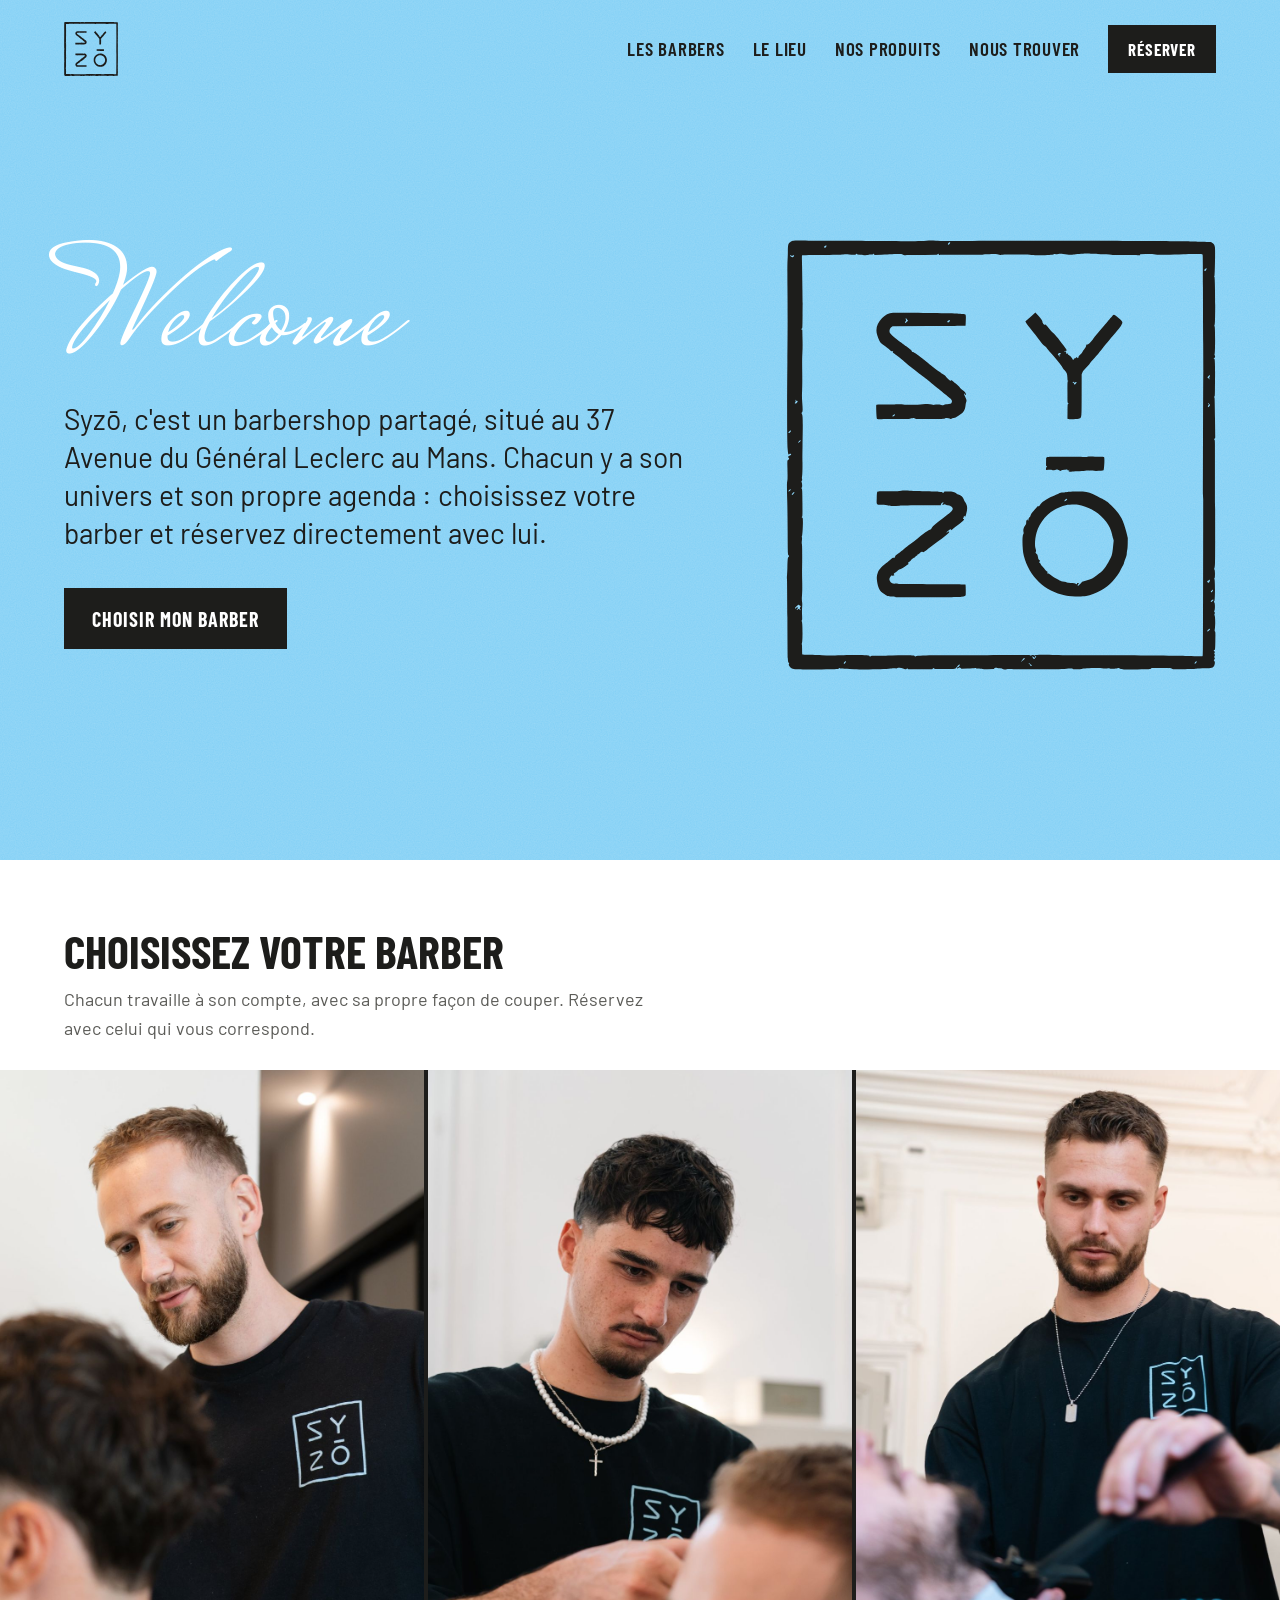
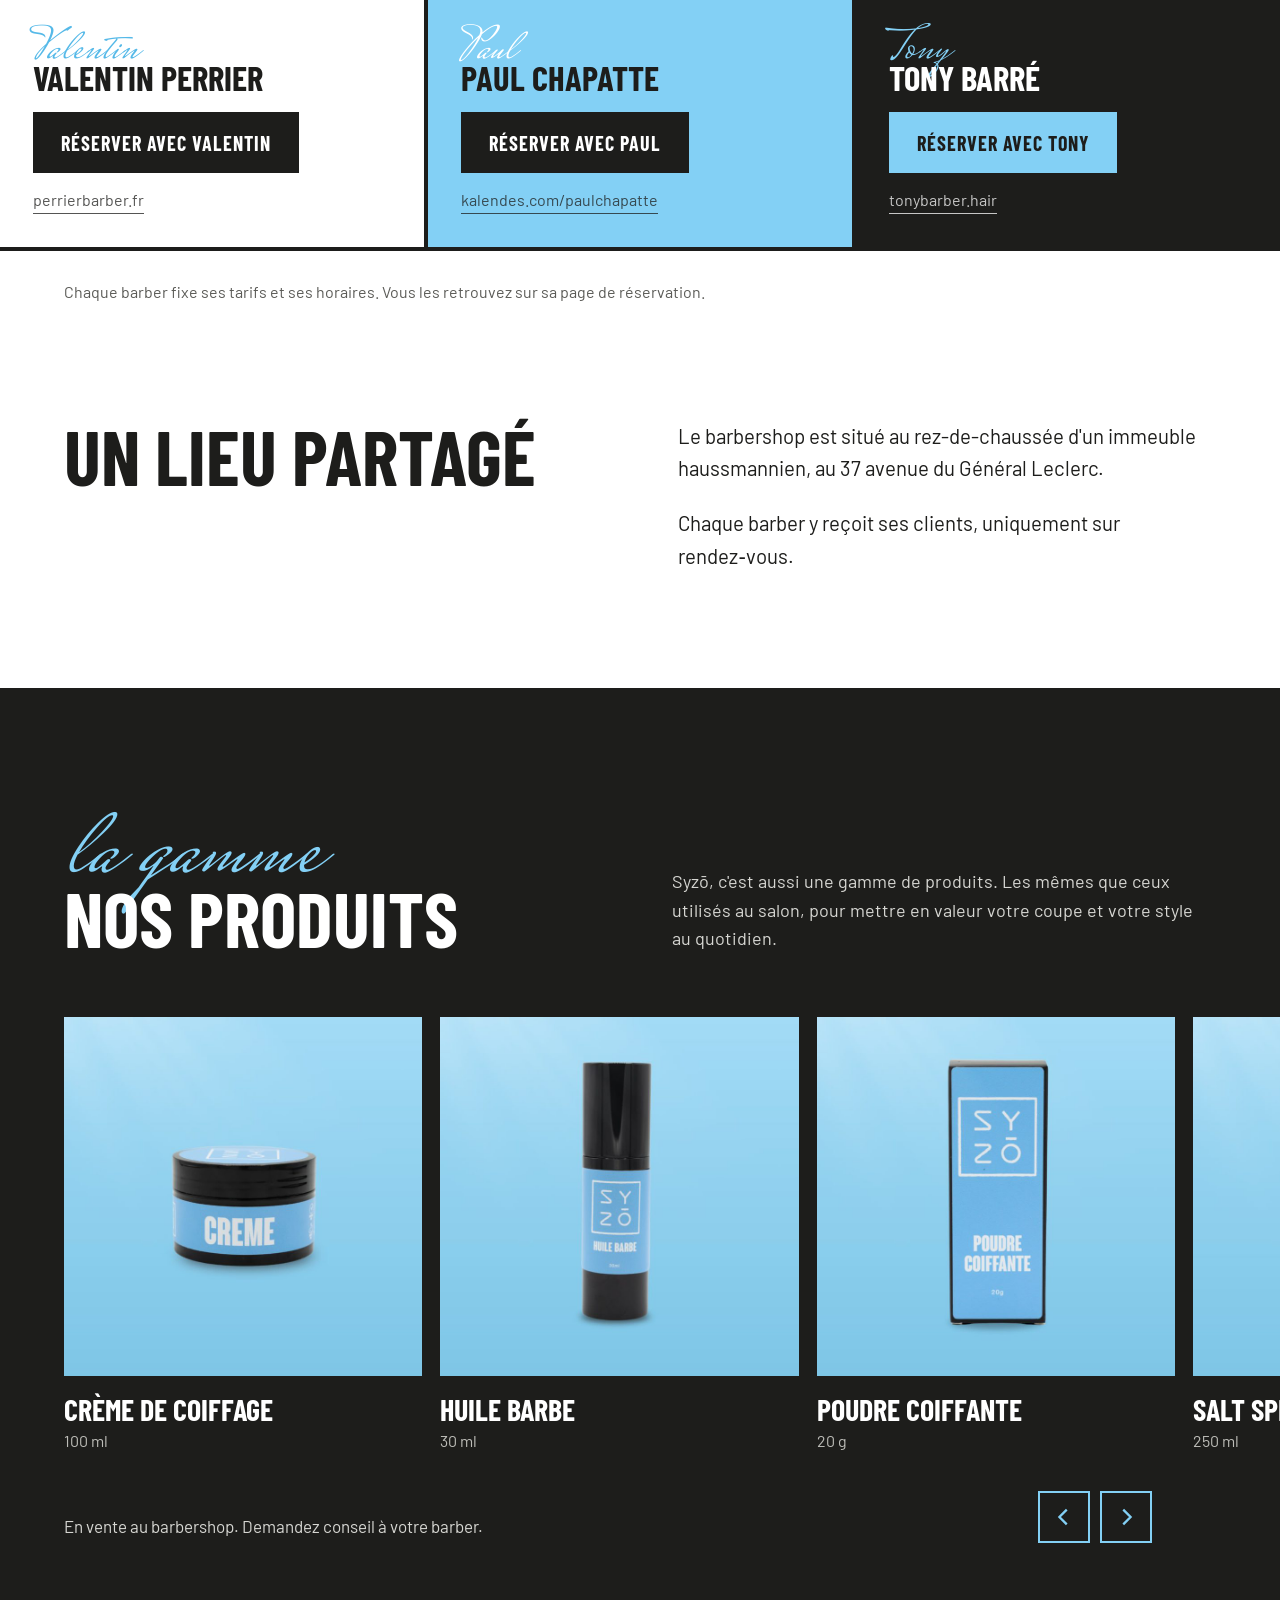
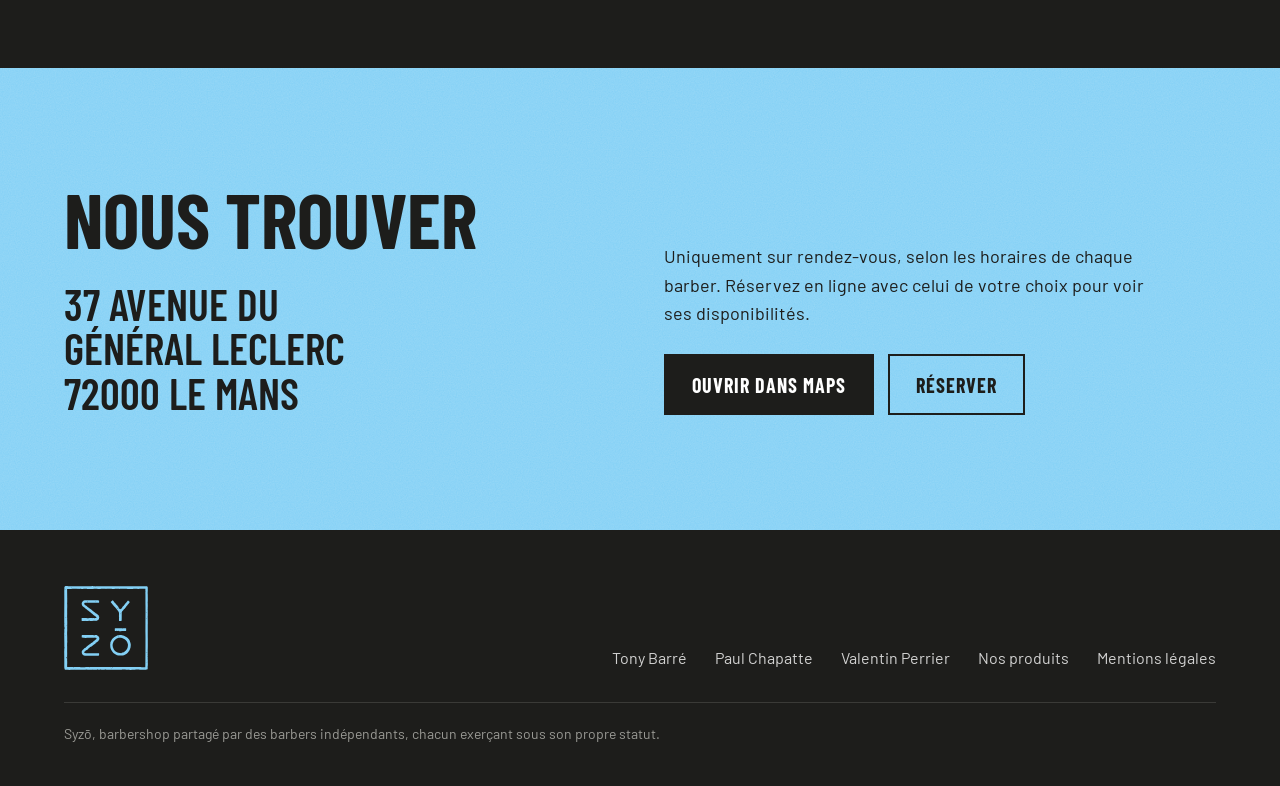
<file: index (6).html>
<!DOCTYPE html>
<html lang="fr">
<head>
<meta charset="utf-8">
<meta name="viewport" content="width=device-width, initial-scale=1">
<title>Syzo, barbershop au Mans</title>
<meta name="description" content="Syzo, le barbershop partagé par des barbers indépendants au Mans. Chacun son style : réservez directement avec le barber de votre choix.">
<link rel="icon" href="favicon.svg" type="image/svg+xml">
<link rel="stylesheet" href="fonts/fonts.css">
<style>
  :root{
    --ciel:#83D0F5;
    --encre:#1D1D1B;
    --blanc:#FFFFFF;
    --ciel-pale:#E6F5FD;
    --gris:#5B5B57;
    --titre:"Barlow Condensed", "Arial Narrow", sans-serif;
    --texte:"Barlow", system-ui, sans-serif;
    --signature:"Mrs Saint Delafield", cursive;
    --marge:clamp(20px, 5vw, 72px);
  }
  *{box-sizing:border-box;margin:0;padding:0}
  html{scroll-behavior:smooth}
  @media (prefers-reduced-motion:reduce){html{scroll-behavior:auto}*{animation:none!important;transition:none!important}}
  body{font-family:var(--texte);font-size:18px;line-height:1.6;color:var(--encre);background:var(--blanc);-webkit-font-smoothing:antialiased}
  a{color:inherit}
  img,svg{display:block}
  :focus-visible{outline:3px solid var(--encre);outline-offset:3px}
  .sur-encre :focus-visible{outline-color:var(--ciel)}

  /* Texture légère, comme le fond ciel de la charte */
  .texture{position:relative;isolation:isolate}
  .texture::before{content:"";position:absolute;inset:0;z-index:-1;opacity:.18;pointer-events:none;
    background-image:url("data:image/svg+xml,%3Csvg xmlns='http://www.w3.org/2000/svg' width='220' height='220'%3E%3Cfilter id='n'%3E%3CfeTurbulence type='fractalNoise' baseFrequency='.85' numOctaves='3' stitchTiles='stitch'/%3E%3CfeColorMatrix values='0 0 0 0 1 0 0 0 0 1 0 0 0 0 1 0 0 0 .9 0'/%3E%3C/filter%3E%3Crect width='100%25' height='100%25' filter='url(%23n)'/%3E%3C/svg%3E");}

  .logo{color:currentColor}

  /* En-tête */
  header{position:absolute;top:0;left:0;right:0;z-index:10;display:flex;align-items:center;justify-content:space-between;padding:22px var(--marge)}
  header .logo{width:54px;height:54px}
  nav{display:flex;align-items:center;gap:28px}
  nav a{font-family:var(--titre);font-weight:600;font-size:19px;letter-spacing:.04em;text-transform:uppercase;text-decoration:none}
  nav a:hover{text-decoration:underline;text-underline-offset:5px;text-decoration-thickness:2px}
  .bouton{display:inline-block;font-family:var(--titre);font-weight:700;font-size:20px;letter-spacing:.05em;text-transform:uppercase;text-decoration:none;padding:13px 26px 12px;border:2.5px solid currentColor;transition:background .15s,color .15s}
  .bouton.plein{background:var(--encre);color:var(--blanc);border-color:var(--encre)}
  .bouton.plein:hover{background:transparent;color:var(--encre)}
  nav .bouton{font-size:17px;padding:9px 18px 8px}
  @media (max-width:720px){nav a:not(.bouton){display:none}}

  /* Hero */
  .hero{background:var(--ciel);min-height:min(100vh,860px);display:grid;grid-template-columns:1.2fr .8fr;align-items:center;gap:clamp(32px,6vw,96px);padding:130px var(--marge) 80px}
  .logo-titre{width:clamp(220px,40vw,560px);aspect-ratio:1;animation:monte .9s cubic-bezier(.2,.7,.2,1) both}
  .logo-titre svg{width:100%;height:100%}
  .welcome{display:block;font-family:var(--signature);color:var(--blanc);font-size:clamp(96px,11vw,170px);line-height:.9;margin:0 0 clamp(4px,1vw,14px) -.04em}
  .cache{position:absolute;width:1px;height:1px;overflow:hidden;clip:rect(0 0 0 0);white-space:nowrap}
  .hero h1{font-family:var(--titre);font-weight:700;text-transform:uppercase;font-size:clamp(110px,17vw,270px);line-height:.85;letter-spacing:-.005em}
  .hero h1 span{display:block}
  .hero p{max-width:22em;font-size:clamp(22px,2.2vw,32px);line-height:1.35}
  .hero .actions{margin-top:36px;display:flex;flex-wrap:wrap;gap:14px;align-items:center}
  .hero .logo-grand{width:100%;max-width:460px;justify-self:end;aspect-ratio:1}
  .hero .logo-grand svg{width:100%;height:100%}
  .noms{font-family:var(--signature);font-size:clamp(40px,4vw,56px);line-height:1;margin-top:26px;display:block}
  @media (max-width:860px){
    .hero{grid-template-columns:1fr;padding-top:110px;padding-bottom:56px;min-height:0}
    .hero .logo-grand{display:none}
  }

  /* Bandeau */
  .bandeau{background:var(--encre);color:var(--blanc);padding:26px var(--marge);display:flex;flex-wrap:wrap;gap:12px 48px;justify-content:space-between;align-items:baseline}
  .bandeau strong{font-family:var(--titre);font-weight:600;font-size:clamp(22px,2.4vw,30px);text-transform:uppercase;letter-spacing:.03em}
  .bandeau span{color:#CFCFCB;font-size:17px}

  /* Barbiers */
  .barbiers-intro{padding:clamp(44px,5.5vw,76px) var(--marge) 28px;max-width:1100px}
  h2{font-family:var(--titre);font-weight:700;text-transform:uppercase;font-size:clamp(44px,6vw,84px);line-height:.92}
  .barbiers-intro p{margin-top:12px;max-width:34em;color:var(--gris)}

  #liste-barbers{display:grid;grid-template-columns:repeat(3,1fr);gap:4px;background:var(--encre);border-bottom:4px solid var(--encre)}
  .barbier{display:flex;flex-direction:column}
    .barbier.blanc{background:var(--blanc);color:var(--encre)}
  .barbier.ciel{background:var(--ciel);color:var(--encre)}
  .barbier.encre{background:var(--encre);color:var(--blanc)}

  .portrait{position:relative;overflow:hidden;aspect-ratio:4/5}
  .portrait img{position:absolute;inset:0;width:100%;height:100%;object-fit:cover}
  .portrait .vide{position:absolute;inset:clamp(18px,3vw,36px);border:2.5px dashed currentColor;opacity:.55;display:flex;align-items:center;justify-content:center;text-align:center;font-family:var(--titre);font-size:20px;letter-spacing:.04em;text-transform:uppercase;padding:20px}
  .barbier.blanc .portrait{background:var(--ciel-pale)}
  .barbier.ciel .portrait{background:#6CC3EC}
  .barbier.encre .portrait{background:#2A2A27}

  .fiche{flex:1;padding:clamp(24px,2.6vw,40px) clamp(20px,2.6vw,40px);display:flex;flex-direction:column;justify-content:center;position:relative}
  .signature{font-family:var(--signature);font-size:clamp(40px,3.6vw,58px);line-height:.8;display:block;margin-bottom:-.18em;margin-left:-.06em;color:var(--ciel)}
  .barbier.ciel .signature{color:var(--blanc)}
  .barbier.blanc .signature{color:#55B9E8}
  .fiche h3{font-family:var(--titre);font-weight:700;text-transform:uppercase;font-size:clamp(28px,2.7vw,44px);line-height:.92;position:relative}
  .fiche .description{margin-top:14px;max-width:30em;font-size:19px}
  .fiche .description.provisoire{font-style:italic;opacity:.7}
  .fiche .actions{margin-top:18px;display:flex;flex-wrap:wrap;gap:14px 22px;align-items:center}
  .fiche .site{font-size:16px;opacity:.75;text-decoration:none;border-bottom:1px solid currentColor}
  .fiche .site:hover{opacity:1}
  .barbier.encre .bouton.plein{background:var(--ciel);color:var(--encre);border-color:var(--ciel)}
  .barbier.encre .bouton.plein:hover{background:transparent;color:var(--ciel)}

  @media (max-width:820px){
    #liste-barbers{display:block;background:none;border-bottom:0}
    .barbier.blanc{border-top:2.5px solid var(--encre);border-bottom:2.5px solid var(--encre)}
    .barbier{display:grid;grid-template-columns:36% 1fr}
    .portrait{height:auto;aspect-ratio:4/5;align-self:stretch}
    .fiche{padding:18px 18px 18px 20px}
    .signature{font-size:44px;margin-bottom:-.14em}
    .fiche h3{font-size:clamp(26px,7.4vw,36px)}
    .fiche .actions{margin-top:14px;gap:8px 14px}
    .fiche .bouton{font-size:15px;padding:9px 12px 8px;border-width:2px}
    .fiche .site{font-size:13px}
  }

  .note{padding:28px var(--marge) 0;color:var(--gris);font-size:16px;max-width:60em}

  #titre-barbers{font-size:clamp(30px,3.6vw,52px)}

  /* Le lieu */
  .lieu{display:grid;grid-template-columns:1fr 1fr;gap:clamp(24px,6vw,96px);padding:clamp(72px,9vw,120px) var(--marge);align-items:start}
  .lieu .texte p{font-size:clamp(19px,1.6vw,22px)}
  .lieu .texte p{margin-top:22px;max-width:32em}
  .lieu .texte p:first-of-type{margin-top:0}
  .principes{margin-top:0;display:grid;gap:0;border-top:2.5px solid var(--encre)}
  .principes div{padding:18px 0;border-bottom:1px solid #C9C9C4;display:grid;grid-template-columns:150px 1fr;gap:16px;align-items:baseline}
  .principes dt{font-family:var(--titre);font-weight:700;text-transform:uppercase;font-size:24px;line-height:1.1}
  .principes dd{color:var(--gris)}
  .galerie{padding:0 0 clamp(80px,10vw,130px)}
  .piste{display:flex;gap:14px;overflow-x:auto;scroll-snap-type:x mandatory;padding:0 var(--marge) 18px;scroll-padding:0 var(--marge);scrollbar-width:thin;scrollbar-color:var(--encre) transparent}
  .piste figure{flex:0 0 auto;height:clamp(300px,42vw,520px);aspect-ratio:3/4;scroll-snap-align:start;background:var(--ciel-pale);position:relative;margin:0}
  .piste figure.large{aspect-ratio:4/3}
  .piste figure img{width:100%;height:100%;object-fit:cover}
  .piste figure span{position:absolute;inset:14px;border:2px dashed #7FAFC6;display:flex;align-items:center;justify-content:center;font-family:var(--titre);text-transform:uppercase;letter-spacing:.04em;color:#4F8AA6;text-align:center;padding:10px}
  .commandes{display:flex;gap:10px;justify-content:flex-end;padding:14px var(--marge) 0}
  .commandes button{width:52px;height:52px;border:2.5px solid var(--encre);background:transparent;color:var(--encre);cursor:pointer;display:flex;align-items:center;justify-content:center}
  .commandes button:hover{background:var(--encre);color:var(--blanc)}
  .commandes svg{width:22px;height:22px}
  @media (max-width:860px){.lieu{grid-template-columns:1fr}.principes div{grid-template-columns:1fr;gap:4px}}

  /* Produits */
  .produits{background:var(--encre);color:var(--blanc);padding:clamp(80px,10vw,140px) var(--marge)}
  .produits .entete{display:grid;grid-template-columns:1fr 1fr;gap:clamp(24px,5vw,80px);align-items:end}
  .produits .entete p{max-width:30em;color:#D6D6D2}
  .produits .signature-titre{font-family:var(--signature);color:var(--ciel);font-size:clamp(70px,8vw,120px);line-height:.8;display:block;margin-bottom:-.15em}
  .gamme{list-style:none;margin:clamp(40px,5vw,64px) calc(var(--marge) * -1) 0;padding:0 var(--marge) 16px;display:flex;gap:18px;overflow-x:auto;scroll-snap-type:x mandatory;scroll-padding:0 var(--marge);scrollbar-width:thin;scrollbar-color:var(--ciel) transparent}
  .gamme li{flex:0 0 clamp(240px,28vw,380px);scroll-snap-align:start}
  .gamme img{width:100%;aspect-ratio:1;object-fit:cover;display:block}
  .gamme h3{font-family:var(--titre);font-weight:700;text-transform:uppercase;font-size:30px;line-height:1;margin-top:18px}
  .gamme p{color:#BDBDB8;font-size:16px;margin-top:4px}
  .produits .commandes{display:flex;gap:10px;justify-content:flex-end;margin-top:8px}
  .produits .commandes button{width:52px;height:52px;border:2.5px solid var(--ciel);background:transparent;color:var(--ciel);cursor:pointer;display:flex;align-items:center;justify-content:center}
  .produits .commandes button:hover{background:var(--ciel);color:var(--encre)}
  .produits .commandes svg{width:22px;height:22px}
  .produits .dispo{margin-top:-30px;max-width:calc(100% - 140px);color:#D6D6D2;font-size:17px}
  @media (max-width:960px){.produits .entete{grid-template-columns:1fr}}

  /* Infos */
  .infos{background:var(--ciel);padding:clamp(72px,9vw,120px) var(--marge);display:grid;grid-template-columns:1fr 1fr;gap:48px;align-items:end}
  .infos address{font-style:normal;font-family:var(--titre);font-weight:600;text-transform:uppercase;font-size:clamp(30px,3.4vw,46px);line-height:1.02;margin-top:28px}
  .infos .colonne p{max-width:28em}
  .infos .colonne .actions{margin-top:26px;display:flex;flex-wrap:wrap;gap:14px}
  @media (max-width:860px){.infos{grid-template-columns:1fr}}

  footer{background:var(--encre);color:var(--blanc);padding:56px var(--marge) 40px;display:flex;flex-wrap:wrap;gap:32px;justify-content:space-between;align-items:flex-end}
  footer .logo{width:84px;height:84px;color:var(--ciel)}
  footer ul{list-style:none;display:flex;flex-wrap:wrap;gap:10px 28px;font-size:16px}
  footer a{text-decoration:none;opacity:.8}
  footer a:hover{opacity:1;text-decoration:underline}
  footer small{display:block;width:100%;color:#9A9A95;font-size:14px;border-top:1px solid #3A3A37;padding-top:20px}

  /* Un seul moment animé : l'arrivée du hero */
  @keyframes monte{from{opacity:0;transform:translateY(24px)}to{opacity:1;transform:none}}
  .hero h1 span{animation:monte .7s cubic-bezier(.2,.7,.2,1) both}
  .hero h1 span:nth-child(2){animation-delay:.12s}
  .hero .logo-grand{animation:monte .9s .25s cubic-bezier(.2,.7,.2,1) both}

  /* Mobile : textes plus petits pour une version plus épurée */
  @media (max-width:600px){
    body{font-size:16px}
    nav .bouton{font-size:15px;padding:8px 14px 7px}
    header .logo{width:46px;height:46px}
    .welcome{font-size:78px}
    .hero p{font-size:18px;line-height:1.45}
    .hero .actions{margin-top:26px}
    .bouton{font-size:16px;padding:11px 20px 10px}
    h2{font-size:34px}
    #titre-barbers{font-size:28px}
    .barbiers-intro p,.note{font-size:15px}
    .signature{font-size:35px;margin-bottom:-.12em}
    .fiche h3{font-size:clamp(22px,6.2vw,26px)}
    .fiche .bouton{font-size:13.8px;padding:8px 11px 7px;letter-spacing:.04em}
    .fiche .actions{margin-top:10px}
    .fiche .site{font-size:12.6px}
    .lieu .texte p{font-size:16px}
    .produits .signature-titre{font-size:56px}
    .produits .entete p{font-size:15px}
    .gamme h3{font-size:22px}
    .gamme p,.produits .dispo{font-size:14px}
    .produits .commandes button{width:44px;height:44px}
    .infos address{font-size:26px}
    .infos .colonne p{font-size:15px}
    footer ul{font-size:15px}
    footer small{font-size:12px}
  }
</style>
</head>
<body>

<svg width="0" height="0" style="position:absolute" aria-hidden="true">
  <symbol id="syzo" viewBox="0 0 1563 1564"><path fill-rule="evenodd" fill="currentColor" d="M160.2 1561.1C187.7 1560.5 189.0 1560.4 191.8 1558.3C194.2 1556.5 194.9 1556.4 195.3 1557.5C196.0 1559.1 199.7 1559.4 246.5 1561.0C288.4 1562.5 359.7 1561.1 380.3 1558.3C390.2 1557.0 393.8 1556.9 396.1 1557.7C398.5 1558.6 399.8 1558.5 402.8 1557.3C408.7 1554.7 418.4 1555.2 425.0 1558.3C431.6 1561.5 434.9 1561.7 438.3 1559.0C439.7 1557.9 441.1 1557.0 441.4 1557.0C441.7 1557.0 442.0 1557.9 442.0 1559.0C442.0 1561.0 442.7 1561.0 486.5 1561.0L531.1 1561.0L533.7 1558.2C535.1 1556.7 536.4 1556.0 536.7 1556.5C538.1 1560.3 537.7 1560.3 574.6 1560.4C612.5 1560.5 617.0 1560.1 617.0 1556.8C617.0 1555.7 617.8 1554.6 619.0 1554.3C620.1 1554.0 621.0 1553.4 621.0 1552.9C621.0 1551.0 629.2 1543.1 630.6 1543.7C631.4 1544.0 632.0 1544.6 632.0 1545.1C632.0 1546.9 624.7 1554.0 622.9 1554.0C621.5 1554.0 621.0 1554.7 621.0 1556.6C621.0 1559.5 623.4 1559.3 628.2 1555.9C631.7 1553.5 631.8 1553.5 634.7 1556.6L637.1 1559.3L660.3 1558.6C673.3 1558.2 685.0 1557.3 686.8 1556.7C689.7 1555.7 690.3 1555.8 691.2 1557.4C692.0 1558.9 693.0 1559.1 697.1 1558.5C700.5 1558.0 702.8 1558.3 704.9 1559.3C707.4 1560.5 712.2 1560.8 731.6 1560.5L755.3 1560.3L757.3 1557.6C758.4 1556.0 759.6 1555.3 760.3 1555.7C761.0 1556.2 766.5 1556.7 772.6 1557.0C781.1 1557.4 784.2 1557.9 785.6 1559.2C788.5 1561.7 795.7 1562.3 802.1 1560.6C806.0 1559.6 809.0 1559.4 811.6 1560.0C816.9 1561.1 963.4 1561.8 984.0 1560.9C993.1 1560.4 1009.5 1559.7 1020.5 1559.1C1037.2 1558.3 1040.7 1558.4 1042.4 1559.6C1044.8 1561.2 1070.2 1561.6 1074.3 1560.1C1082.3 1557.0 1135.5 1555.6 1154.0 1557.9C1159.4 1558.6 1163.8 1558.6 1167.5 1557.9C1171.7 1557.1 1174.0 1557.2 1176.8 1558.2C1182.0 1560.0 1199.4 1559.7 1204.7 1557.7C1208.6 1556.2 1209.1 1556.3 1212.7 1558.1C1219.6 1561.7 1229.9 1562.2 1278.0 1561.5C1321.7 1560.9 1327.5 1560.4 1326.5 1557.7C1326.1 1556.8 1333.8 1556.6 1362.2 1556.8C1396.6 1557.1 1398.7 1557.2 1402.9 1559.2C1407.1 1561.2 1408.2 1561.3 1443.9 1560.7C1464.0 1560.3 1485.0 1559.6 1490.5 1559.0C1496.0 1558.4 1510.2 1557.8 1522.0 1557.6C1548.0 1557.2 1552.5 1555.8 1557.0 1547.0C1559.8 1541.5 1559.8 1532.5 1557.0 1530.8C1554.5 1529.2 1554.5 1527.8 1557.0 1525.5C1559.4 1523.3 1559.5 1521.2 1557.5 1518.3C1556.1 1516.3 1556.2 1515.8 1558.0 1512.7C1560.0 1509.3 1560.0 1509.3 1558.0 1506.8C1556.3 1504.6 1556.2 1504.1 1557.5 1502.4C1559.6 1499.6 1559.4 1495.9 1557.0 1495.3C1554.4 1494.6 1554.3 1491.0 1556.9 1491.0C1560.0 1491.0 1560.3 1488.8 1560.8 1456.1C1561.2 1427.4 1561.1 1424.5 1559.6 1423.4C1558.0 1422.3 1558.0 1421.3 1559.0 1413.8C1561.0 1400.0 1560.6 1371.4 1558.5 1366.1C1557.1 1362.7 1556.9 1361.3 1557.8 1359.9C1559.4 1357.3 1559.3 1354.9 1557.3 1352.1C1555.8 1349.9 1555.8 1349.6 1557.3 1348.5C1559.7 1346.8 1560.0 1322.3 1557.6 1318.9C1555.6 1316.0 1555.6 1314.1 1557.4 1312.1C1559.9 1309.3 1560.1 1237.4 1557.6 1233.8C1556.0 1231.4 1556.0 1231.0 1557.3 1231.0C1559.8 1231.0 1560.2 1202.6 1557.8 1198.9C1556.2 1196.4 1556.2 1196.0 1558.2 1190.9C1560.2 1185.5 1560.2 1185.0 1560.0 977.0C1559.7 709.2 1559.9 731.2 1557.8 727.4C1556.1 724.3 1556.1 724.1 1558.2 721.5L1560.3 718.8L1559.5 648.3C1559.1 609.5 1558.4 576.6 1558.0 575.2C1557.6 573.7 1556.9 571.7 1556.5 570.8C1556.0 569.5 1556.3 569.0 1557.4 569.0C1559.3 569.0 1559.2 572.1 1559.6 510.0C1560.1 451.2 1559.4 432.0 1556.9 432.0C1555.8 432.0 1555.0 431.3 1555.0 430.5C1555.0 429.7 1555.9 429.0 1557.0 429.0C1559.8 429.0 1560.8 422.9 1558.5 419.4C1557.2 417.3 1557.1 416.6 1558.1 415.3C1560.3 412.7 1560.5 323.6 1558.4 315.9C1556.9 310.6 1556.9 309.8 1558.2 308.2C1561.3 304.6 1560.5 134.0 1557.4 134.0C1556.6 134.0 1556.0 133.6 1556.0 133.0C1556.0 132.4 1556.6 132.0 1557.3 132.0C1558.9 132.0 1560.7 37.2 1559.4 26.9C1558.3 18.0 1555.2 13.2 1548.5 9.7C1544.8 7.7 1542.2 7.5 1511.5 6.8C1493.3 6.4 1469.5 5.6 1458.5 5.0C1419.1 3.0 801.0 1.8 641.3 3.5C581.7 4.1 558.7 4.0 544.7 3.0C529.8 2.0 523.3 2.0 509.5 3.1C500.1 3.8 480.6 4.4 466.0 4.3C451.4 4.2 394.1 3.9 338.5 3.5C188.4 2.6 160.7 2.5 147.5 2.9C140.9 3.0 111.4 2.9 82.0 2.5C24.1 1.7 23.8 1.7 15.8 7.0C7.5 12.5 6.6 15.9 6.3 40.0C6.2 51.3 5.7 66.8 5.1 74.5C4.5 83.1 4.4 121.2 4.8 174.0C5.6 270.1 5.5 336.6 4.5 444.0C2.9 600.7 3.4 739.2 5.6 761.5C7.4 780.0 8.0 782.0 11.1 778.9C13.5 776.5 16.6 776.5 17.9 778.9C18.8 780.5 18.2 781.1 13.2 783.6C6.8 786.8 6.0 788.5 9.0 792.0C11.7 795.1 11.5 796.6 8.3 798.7C3.9 801.5 4.0 801.1 4.7 829.0C5.0 843.6 5.3 856.9 5.2 858.5C5.2 860.1 5.1 864.1 5.1 867.2C5.0 870.4 4.6 875.0 4.0 877.4C2.6 883.6 2.6 895.3 4.0 948.0C4.7 973.6 5.4 1025.1 5.5 1062.5C5.8 1136.5 6.1 1143.9 9.1 1146.6C11.6 1148.8 11.5 1149.8 8.6 1152.5C5.8 1155.1 5.4 1159.0 4.5 1192.0C4.2 1203.3 3.6 1215.9 3.1 1220.0C2.5 1224.8 2.5 1229.8 3.1 1234.0C3.7 1238.0 4.3 1291.7 4.6 1372.5C4.8 1445.1 5.4 1511.7 6.0 1520.4C7.0 1535.9 7.3 1537.2 10.5 1538.3C11.1 1538.6 11.1 1539.9 10.3 1542.1C9.1 1545.1 9.2 1545.8 11.5 1549.1C17.0 1557.5 22.8 1560.1 38.0 1561.0C52.9 1561.9 123.4 1562.0 160.2 1561.1ZM888.0 1547.0C886.9 1545.9 886.0 1544.3 886.0 1543.5C886.0 1542.7 885.4 1542.0 884.6 1542.0C883.4 1542.0 882.0 1540.0 882.0 1538.4C882.0 1536.8 885.2 1538.5 886.0 1540.5C886.5 1541.9 887.6 1543.0 888.4 1543.0C889.8 1543.0 893.0 1546.6 893.0 1548.2C893.0 1549.7 890.0 1549.0 888.0 1547.0ZM209.7 1540.3C208.1 1538.8 213.7 1532.0 216.6 1532.0C218.9 1532.0 218.2 1534.7 214.9 1537.9C211.8 1541.1 210.8 1541.5 209.7 1540.3ZM1485.5 1540.0C1484.3 1538.1 1489.4 1532.0 1492.2 1532.0C1494.0 1532.0 1492.8 1536.3 1490.4 1538.5C1487.5 1541.2 1486.4 1541.5 1485.5 1540.0ZM855.0 1532.0C855.0 1531.4 855.7 1530.7 856.5 1530.4C857.3 1530.0 858.7 1528.3 859.6 1526.4C861.5 1522.5 865.7 1519.3 867.2 1520.8C868.6 1522.2 866.2 1525.7 862.0 1528.3C860.1 1529.4 858.1 1531.0 857.7 1531.7C856.7 1533.3 855.0 1533.4 855.0 1532.0ZM898.4 1521.1C898.0 1519.4 897.0 1518.0 895.9 1517.7C893.6 1517.1 893.4 1515.2 895.6 1514.3C896.6 1513.9 898.1 1514.7 899.6 1516.4C902.5 1519.4 905.0 1519.8 905.0 1517.2C905.0 1515.3 906.8 1513.0 908.2 1513.0C909.8 1513.0 909.0 1516.9 907.2 1518.2C906.1 1518.9 904.8 1520.5 904.1 1521.8C902.4 1525.1 899.1 1524.7 898.4 1521.1ZM302.8 1512.8C301.4 1510.6 300.4 1510.5 285.4 1509.8C260.0 1508.8 221.2 1508.9 199.4 1510.1C183.3 1511.0 169.9 1510.9 130.4 1509.6C103.5 1508.7 76.8 1508.0 71.0 1508.2C65.2 1508.3 59.9 1508.1 59.2 1507.7C58.3 1507.1 58.0 1502.2 58.0 1489.1C58.0 1478.4 57.6 1471.0 57.0 1470.4C56.3 1469.7 56.5 1468.1 57.7 1465.4C60.3 1459.8 60.0 1393.8 57.4 1388.4C55.9 1385.3 55.9 1384.7 57.2 1383.2C58.5 1381.8 58.6 1378.9 57.9 1364.0C57.4 1353.2 57.5 1342.1 58.1 1335.1C58.9 1326.5 58.8 1321.5 57.9 1315.3C56.9 1308.8 56.9 1303.3 57.9 1289.3C58.7 1277.2 58.9 1261.4 58.4 1240.0C58.1 1222.7 57.8 1204.9 57.9 1200.5C58.8 1154.8 58.5 1111.0 57.4 1106.8C56.4 1103.1 56.4 1100.1 57.3 1093.0C58.1 1086.3 58.1 1083.2 57.3 1081.0C56.4 1078.7 56.5 1077.8 57.4 1077.3C58.9 1076.4 61.0 1046.7 61.0 1025.8C61.0 1011.9 60.6 1010.3 56.8 1008.6C55.9 1008.2 56.1 1007.6 57.6 1006.5C59.6 1005.0 59.6 1004.6 59.3 960.2C59.0 912.0 58.6 905.8 56.4 903.9C54.6 902.4 54.6 901.0 56.5 901.0C59.0 901.0 58.9 885.7 56.4 880.7C55.0 878.2 55.1 877.7 56.9 875.1C58.7 872.7 58.8 871.7 57.9 869.1C57.2 867.2 57.1 864.4 57.6 862.2C59.2 854.2 60.0 824.3 59.2 801.5C59.0 796.5 59.2 773.1 59.6 749.5C61.1 661.8 60.9 640.1 58.1 634.2L55.7 629.2L57.9 626.4C60.5 623.1 60.6 618.2 58.5 589.0C57.3 572.5 57.2 564.2 58.1 546.0C58.8 532.0 58.9 506.5 58.5 478.3C58.0 446.7 58.2 426.5 59.1 411.3C59.9 396.3 60.1 379.7 59.5 357.8L58.8 326.2L56.3 325.5C53.4 324.8 53.8 322.5 56.9 322.6C59.4 322.7 59.3 323.8 59.7 272.0C59.8 253.6 60.0 235.6 60.0 232.0C60.2 222.5 58.1 94.4 57.5 74.5C57.1 65.1 57.3 56.9 57.8 56.2C58.5 55.2 72.6 54.8 127.1 54.5C172.1 54.3 199.5 53.7 207.3 52.9C216.6 51.9 221.2 51.9 228.8 52.8C242.6 54.5 253.0 54.4 253.0 52.5C253.0 49.1 258.0 48.7 259.2 52.1C260.3 55.0 293.0 56.2 300.4 53.5C302.8 52.7 306.1 52.3 309.0 52.7C312.5 53.1 314.4 52.8 316.3 51.6C318.8 49.9 318.9 49.9 320.0 52.1L321.2 54.3L347.4 53.6C361.7 53.2 376.9 52.5 381.0 52.0C389.6 51.0 415.7 50.7 421.2 51.6C423.3 52.0 425.0 52.8 425.0 53.5C425.0 55.3 432.1 55.7 445.0 54.9C450.8 54.5 476.4 54.1 501.9 54.1L548.4 54.0L550.8 51.7C553.1 49.5 553.2 49.5 554.6 51.5C556.1 53.5 557.4 53.5 634.3 53.8C700.5 54.0 713.4 53.8 718.5 52.6C722.8 51.5 726.3 51.3 731.0 51.9C734.6 52.3 738.8 52.3 740.5 51.9C746.6 50.1 765.1 50.8 771.5 53.1C776.9 55.0 778.1 55.1 783.0 54.0C791.5 52.1 878.4 52.6 895.5 54.7C911.2 56.5 960.9 55.0 971.4 52.4C974.7 51.5 978.3 51.1 979.4 51.4C980.6 51.7 985.2 51.4 989.7 50.8C996.6 49.8 999.3 49.9 1007.7 51.3C1021.9 53.8 1037.3 54.5 1044.5 53.0C1047.8 52.3 1057.5 51.4 1066.0 50.9C1074.5 50.4 1085.3 49.7 1089.9 49.4C1094.5 49.1 1102.8 49.4 1108.4 50.0C1113.9 50.6 1130.2 51.3 1144.5 51.6C1158.8 51.9 1175.7 52.7 1182.2 53.6C1191.2 54.7 1202.4 55.0 1231.2 54.8C1251.7 54.6 1272.6 54.9 1277.7 55.4C1286.8 56.2 1286.8 56.2 1287.2 53.8L1287.5 51.5L1308.5 51.2C1324.0 51.0 1333.0 51.3 1343.0 52.6C1357.3 54.4 1410.4 54.1 1444.0 52.0C1468.4 50.5 1511.3 50.7 1513.6 52.4C1515.5 53.8 1515.5 56.3 1515.7 173.2C1515.9 238.8 1516.2 331.6 1516.6 379.5C1516.9 427.4 1517.1 470.1 1517.1 474.5C1517.0 478.9 1516.8 689.9 1516.6 943.5C1516.1 1567.4 1516.3 1510.5 1514.3 1512.6C1512.7 1514.2 1510.3 1514.3 1484.5 1513.7C1469.1 1513.3 1450.7 1512.6 1443.5 1512.0C1433.1 1511.2 1211.8 1509.4 1166.0 1509.7C1094.1 1510.2 1000.7 1509.8 968.5 1508.9C925.9 1507.7 909.2 1508.0 904.7 1510.1C902.6 1511.0 901.7 1511.1 900.8 1510.2C899.3 1508.7 893.4 1508.6 892.5 1510.0C891.7 1511.4 887.3 1511.3 886.4 1509.9C885.9 1509.0 864.3 1508.9 801.1 1509.5C704.9 1510.5 584.7 1510.7 559.5 1510.1C529.8 1509.3 472.9 1511.4 471.8 1513.4C470.7 1515.4 468.0 1515.5 468.0 1513.6C468.0 1512.9 467.0 1511.9 465.8 1511.5C460.3 1509.8 423.4 1509.4 386.0 1510.7C364.3 1511.4 338.4 1511.9 328.5 1511.8C312.8 1511.5 310.2 1511.7 308.0 1513.3C304.9 1515.5 304.5 1515.5 302.8 1512.8ZM1531.0 1422.2C1531.0 1419.6 1538.5 1412.6 1540.4 1413.3C1542.9 1414.3 1542.3 1415.7 1538.0 1420.0C1533.7 1424.3 1531.0 1425.1 1531.0 1422.2ZM38.5 1345.0C37.7 1343.6 38.8 1342.0 40.6 1342.0C41.6 1342.0 42.0 1340.8 42.0 1338.0C42.0 1333.5 40.6 1333.5 36.6 1337.9C35.5 1339.1 34.1 1340.0 33.3 1340.0C30.5 1340.0 32.2 1336.6 37.8 1331.4C43.9 1325.7 47.8 1324.4 48.7 1328.0C49.0 1329.1 50.0 1330.0 51.0 1330.0C53.4 1330.0 54.1 1332.1 52.3 1334.1C49.6 1337.2 49.0 1341.8 51.1 1342.3C53.4 1342.9 53.7 1346.0 51.4 1346.0C50.5 1346.0 49.6 1345.1 49.3 1344.0C48.7 1341.6 42.0 1341.0 42.0 1343.4C42.0 1345.1 39.3 1346.3 38.5 1345.0ZM1544.0 1314.7C1544.0 1312.2 1551.5 1305.9 1552.8 1307.2C1554.6 1309.0 1554.3 1309.6 1550.8 1312.9C1547.4 1316.1 1544.0 1317.0 1544.0 1314.7ZM637.9 1297.6C648.8 1295.9 653.0 1294.2 653.0 1291.2C653.5 1272.4 653.0 1253.6 652.0 1252.6C651.2 1251.8 619.1 1251.5 529.0 1251.4C431.8 1251.3 406.7 1251.0 405.5 1250.0C404.4 1249.1 402.4 1248.9 398.7 1249.5C388.2 1250.9 381.3 1247.8 377.3 1239.9C374.5 1234.5 374.9 1231.3 379.1 1224.8C382.2 1220.0 382.3 1219.9 386.4 1220.5C391.5 1221.3 395.8 1218.8 392.8 1216.9C389.9 1215.3 390.7 1213.3 395.6 1210.1C398.1 1208.4 400.3 1207.0 400.5 1207.0C400.8 1207.0 402.9 1205.2 405.1 1203.0C409.5 1198.7 414.5 1195.9 417.0 1196.3C417.9 1196.4 424.7 1192.5 432.3 1187.5C444.9 1179.2 448.3 1176.0 444.5 1176.0C441.7 1176.0 443.0 1173.2 446.7 1170.9C450.8 1168.4 453.3 1166.1 454.6 1163.7C455.5 1162.1 465.4 1155.0 466.7 1155.0C467.2 1155.0 468.5 1153.4 469.8 1151.5C471.3 1149.1 472.8 1148.0 474.4 1148.0C476.2 1148.0 477.0 1147.4 477.2 1145.8C477.4 1144.5 478.3 1143.4 479.5 1143.1C480.6 1142.9 481.9 1142.2 482.3 1141.4C482.7 1140.6 483.7 1140.0 484.5 1140.0C485.3 1140.0 486.6 1138.7 487.4 1137.1C489.2 1133.6 494.7 1132.2 496.7 1134.7C498.2 1136.7 504.3 1133.0 517.5 1122.0C522.4 1117.9 535.5 1108.1 546.5 1100.2C575.1 1079.6 593.0 1064.7 593.0 1061.4C593.0 1059.2 588.2 1059.7 587.0 1062.0C586.4 1063.1 585.3 1064.0 584.5 1064.0C582.3 1064.0 582.7 1062.2 585.2 1060.9C586.5 1060.2 589.4 1058.0 591.7 1055.9C596.5 1051.5 600.0 1050.8 600.0 1054.1C600.0 1056.0 600.4 1055.9 604.1 1052.5C606.3 1050.5 615.0 1043.8 623.4 1037.6C638.0 1026.7 647.0 1018.3 647.0 1015.3C647.0 1014.3 646.4 1014.1 645.0 1014.5C642.9 1015.2 642.1 1012.7 644.0 1011.5C644.5 1011.2 645.0 1010.1 645.0 1009.1C645.0 1008.0 645.9 1006.2 647.0 1004.9L649.0 1002.5L649.6 1004.8C650.7 1008.8 651.7 1007.1 654.9 995.5C660.3 976.1 659.3 964.6 650.9 952.5C649.0 949.7 646.8 945.5 646.1 943.2C643.5 935.3 635.0 927.6 626.7 925.6C625.2 925.2 621.9 923.4 619.4 921.5C612.4 916.1 605.8 914.6 589.7 914.5L575.8 914.5L573.5 917.5L571.1 920.4L568.7 918.2C566.7 916.3 565.2 916.0 559.1 916.0C555.1 916.0 551.1 915.6 550.1 915.0C549.0 914.5 529.3 913.8 503.4 913.5C478.7 913.2 454.4 912.5 449.5 912.0C436.7 910.6 426.2 910.8 413.5 912.5C405.7 913.5 392.7 914.0 368.2 914.0C336.1 914.0 333.9 914.1 332.1 915.9C330.5 917.5 330.2 920.1 329.5 938.0C328.5 964.1 327.1 962.2 348.8 963.1C357.4 963.5 367.4 964.5 371.0 965.4C378.6 967.2 391.4 967.4 412.0 966.0C420.0 965.4 457.1 964.8 494.5 964.6L562.5 964.3L562.8 961.7C563.3 957.5 572.0 951.4 572.0 955.2C572.0 955.9 570.8 957.6 569.3 959.2C566.0 962.7 568.0 963.9 574.2 962.1C577.5 961.1 578.5 961.1 579.8 962.3C580.8 963.1 584.4 964.1 588.0 964.5C595.5 965.3 597.3 966.1 601.7 970.3C611.2 979.2 606.5 985.3 569.0 1012.8C540.3 1033.8 531.9 1041.4 527.9 1050.2C527.2 1051.9 525.9 1053.0 524.6 1053.0C520.3 1053.1 496.8 1069.6 477.0 1086.5C470.1 1092.3 458.9 1100.9 452.0 1105.5C445.1 1110.1 434.6 1118.2 428.5 1123.5C422.4 1128.7 413.7 1135.7 409.0 1138.9C398.9 1145.9 397.0 1147.8 396.1 1152.2C395.5 1155.1 395.0 1155.5 391.9 1155.6C386.4 1155.7 386.3 1155.8 380.8 1160.8C377.9 1163.4 369.9 1170.1 363.0 1175.7C343.5 1191.5 337.6 1198.2 333.2 1210.2C329.4 1220.3 328.8 1227.7 330.5 1239.7C334.3 1265.1 339.3 1275.1 354.0 1285.9C366.2 1295.0 370.4 1296.5 383.6 1296.5C390.2 1296.5 395.2 1296.9 396.1 1297.6C396.9 1298.2 398.1 1298.9 398.7 1299.1C399.4 1299.3 451.2 1299.4 513.7 1299.3C612.4 1299.2 628.9 1299.0 637.9 1297.6ZM1091.3 1294.5C1122.9 1289.8 1164.5 1266.8 1186.4 1242.2C1199.0 1228.0 1211.1 1211.0 1215.7 1201.0C1218.2 1195.8 1221.8 1188.8 1223.9 1185.5C1226.0 1182.2 1228.0 1177.6 1228.4 1175.3C1228.7 1173.1 1231.1 1165.9 1233.7 1159.3C1237.5 1149.7 1238.4 1146.1 1238.7 1140.0C1238.9 1135.9 1239.7 1129.8 1240.5 1126.5C1241.4 1122.6 1242.0 1114.0 1242.2 1102.0L1242.4 1083.5L1237.1 1062.0C1226.0 1016.7 1214.5 996.5 1181.8 964.4C1166.1 949.0 1166.9 949.5 1126.0 928.8C1110.8 921.1 1097.1 917.1 1079.0 915.0C1064.4 913.3 1028.5 914.2 1021.0 916.4C1018.0 917.3 1011.7 918.1 1007.0 918.3C999.6 918.5 997.4 919.1 990.0 922.4C985.3 924.5 977.0 928.2 971.5 930.5C946.3 941.1 927.4 954.1 922.7 963.9C920.7 968.0 920.2 968.5 917.3 968.4C914.5 968.2 913.5 968.9 910.8 972.4C909.0 974.6 904.3 980.0 900.4 984.2C892.9 992.0 889.8 997.0 888.5 1002.7C888.2 1004.5 887.1 1006.6 886.1 1007.2C883.0 1009.5 881.0 1013.4 881.0 1017.2C881.0 1021.5 879.4 1022.3 878.4 1018.4L877.8 1015.9L875.4 1018.1C873.4 1020.0 873.0 1021.3 873.0 1026.5C873.0 1032.1 872.6 1033.3 869.0 1038.6C863.3 1047.0 861.6 1053.3 863.0 1060.8C864.1 1066.2 864.0 1066.9 861.8 1071.0C857.7 1079.0 859.1 1128.6 864.1 1147.7C884.0 1224.8 940.9 1279.1 1015.7 1292.5C1037.0 1296.3 1073.2 1297.2 1091.3 1294.5ZM1544.5 1280.0C1543.8 1278.8 1546.0 1275.4 1548.9 1273.4C1553.5 1270.2 1554.2 1273.6 1549.9 1277.9C1546.7 1281.2 1545.5 1281.6 1544.5 1280.0ZM1060.2 1256.8C1059.4 1256.0 1059.7 1254.9 1061.4 1252.6C1065.4 1247.2 1065.4 1247.0 1061.6 1247.0C1058.6 1247.0 1058.0 1247.4 1058.0 1249.0C1058.0 1251.7 1055.3 1252.7 1053.7 1250.7C1051.9 1248.3 1044.8 1247.1 1033.5 1247.0C1025.5 1247.0 1022.6 1246.5 1019.0 1244.9C1016.5 1243.7 1011.2 1242.4 1007.2 1241.9C999.6 1241.1 999.0 1240.8 978.2 1229.2C974.2 1227.0 967.6 1222.4 963.4 1219.1C958.3 1214.9 955.0 1213.0 953.1 1213.0C949.4 1213.0 948.9 1212.3 950.3 1209.2C951.2 1207.2 951.2 1206.6 950.1 1206.2C947.5 1205.3 941.1 1198.9 938.6 1194.5C937.2 1192.2 933.8 1188.3 931.0 1186.0C927.6 1183.2 926.0 1181.1 926.0 1179.5C926.0 1178.1 924.8 1176.2 922.9 1174.8L919.9 1172.4L921.7 1169.2L923.5 1166.0L920.4 1163.5C917.7 1161.4 917.0 1160.0 916.1 1154.3C914.5 1145.1 913.5 1142.8 910.0 1140.8C907.0 1139.1 905.8 1134.8 908.0 1133.5C909.6 1132.5 909.2 1127.8 907.0 1121.5C903.2 1110.6 904.9 1084.0 910.6 1064.2C924.7 1015.1 967.1 975.4 1017.0 964.5C1027.1 962.3 1052.7 961.4 1061.6 962.9C1079.3 966.0 1108.3 977.2 1122.3 986.3C1156.1 1008.3 1178.6 1038.2 1185.1 1069.8C1186.1 1074.9 1187.9 1082.2 1189.1 1085.9L1191.1 1092.8L1189.0 1113.6C1185.8 1145.6 1184.2 1150.8 1171.4 1172.3C1158.2 1194.3 1151.3 1202.8 1139.0 1211.8C1134.9 1214.9 1129.1 1219.6 1126.1 1222.2C1118.7 1228.9 1109.8 1233.1 1091.8 1238.5L1076.5 1243.1L1071.0 1248.9C1063.2 1257.0 1061.6 1258.2 1060.2 1256.8ZM1532.9 1244.9C1530.5 1242.5 1530.8 1239.7 1533.5 1239.2C1534.6 1239.0 1536.3 1238.1 1537.2 1237.3C1540.8 1234.1 1542.1 1236.5 1539.7 1241.9C1537.3 1247.5 1536.0 1248.0 1532.9 1244.9ZM1013.2 950.3C1011.1 949.5 1011.8 947.5 1015.4 944.1C1018.6 941.0 1022.0 940.4 1022.0 942.8C1022.0 944.3 1014.5 950.8 1013.2 950.3ZM20.3 925.3C19.7 923.7 27.0 916.0 29.1 916.0C31.2 916.0 29.7 920.0 26.3 923.3C22.2 927.4 21.2 927.8 20.3 925.3ZM8.5 913.9C7.4 912.3 13.2 906.1 15.8 906.0C18.0 906.0 17.1 908.8 13.9 911.9C10.6 915.2 9.5 915.6 8.5 913.9ZM1059.5 841.1C1069.4 840.5 1081.8 839.5 1087.0 838.9C1092.2 838.3 1098.8 838.0 1101.5 838.4C1118.6 840.5 1151.6 839.8 1154.1 837.3C1156.7 834.7 1158.7 792.3 1156.3 789.9C1155.5 789.1 1149.7 788.6 1137.8 788.5C1128.3 788.3 1116.2 787.9 1110.9 787.5C1103.6 786.9 1100.1 787.1 1095.9 788.3C1091.9 789.4 1089.2 789.6 1085.5 789.0C1082.8 788.5 1051.7 788.1 1016.5 788.1C957.5 788.0 952.2 788.1 949.0 789.8L945.5 791.5L945.2 807.2C945.0 822.5 945.0 823.0 947.0 823.0C949.6 823.0 949.6 825.6 947.0 826.3C945.4 826.7 945.0 827.7 945.0 831.5L945.0 836.1L955.5 835.9C962.6 835.7 966.4 836.0 967.2 836.8C969.1 838.7 979.6 837.3 983.8 834.7C984.5 834.2 985.6 834.3 986.3 834.8C987.0 835.3 988.9 836.0 990.5 836.4C992.1 836.8 994.2 837.8 995.2 838.7C996.6 840.0 997.2 840.0 1000.2 838.4C1002.0 837.4 1006.4 836.3 1010.0 835.8C1013.6 835.4 1017.8 834.8 1019.3 834.4C1021.6 833.9 1022.2 834.1 1022.7 835.9C1023.4 838.5 1026.6 838.7 1029.2 836.3C1030.2 835.4 1031.0 835.1 1031.0 835.6C1031.0 836.1 1030.0 837.4 1028.8 838.4L1026.7 840.3L1029.1 841.6C1030.6 842.5 1033.3 842.9 1036.5 842.6C1039.2 842.3 1049.6 841.6 1059.5 841.1ZM43.6 736.2C43.0 735.1 49.8 728.0 51.5 728.0C53.9 728.0 53.2 730.9 50.1 734.1C47.2 736.9 44.6 737.8 43.6 736.2ZM8.4 700.9C7.7 699.7 13.7 693.0 15.6 693.0C18.6 693.0 18.1 695.5 14.7 698.7C10.8 702.2 9.5 702.7 8.4 700.9ZM389.5 650.7C397.2 650.7 412.1 650.9 422.5 651.0C437.3 651.3 443.4 650.9 450.0 649.6C465.5 646.5 466.0 646.5 467.6 648.8C469.1 650.9 469.2 650.9 521.3 650.7C568.6 650.5 573.8 650.3 576.7 648.7C581.7 646.0 590.5 646.4 594.1 649.5C597.2 652.0 599.0 651.9 602.3 649.2C603.2 648.3 606.6 647.5 609.8 647.2C614.9 646.8 616.7 645.9 626.5 639.4C645.5 626.9 650.1 620.1 652.4 601.8C653.1 596.1 654.2 590.5 654.8 589.3C656.8 585.7 656.2 580.9 653.0 574.5C649.1 566.4 645.9 558.0 646.8 558.0C648.1 558.0 649.7 559.5 650.9 561.8C652.3 564.5 654.0 564.7 654.0 562.2C654.0 556.8 649.4 551.0 639.8 544.4C637.4 542.7 633.4 538.7 630.9 535.5C628.5 532.3 623.6 527.5 620.0 524.8C616.4 522.2 610.9 517.7 607.7 514.9C602.3 510.1 601.7 509.8 599.5 511.0C597.3 512.2 596.7 511.9 590.9 506.9C587.5 504.0 583.0 499.2 580.8 496.2C577.6 492.0 575.5 490.2 570.5 488.0C567.0 486.4 563.4 484.0 562.5 482.7C561.6 481.3 558.1 478.9 554.6 477.2C550.5 475.2 540.8 467.9 525.9 455.5C513.6 445.2 498.8 433.3 493.1 429.1C487.4 424.9 478.2 418.1 472.6 414.0C465.8 409.0 461.8 406.7 460.2 406.9C458.5 407.1 457.6 406.4 456.5 403.6C455.6 401.6 454.6 400.0 454.2 400.0C453.8 400.0 450.4 397.3 446.5 393.9C442.6 390.6 438.1 387.2 436.5 386.3C434.9 385.4 431.4 382.9 428.9 380.8C426.4 378.7 419.5 373.7 413.7 369.7C401.9 361.7 379.6 342.1 377.4 337.9C374.0 331.2 376.5 322.0 383.3 316.6L387.2 313.5L519.5 313.0C592.3 312.7 652.0 312.3 652.3 312.0C652.5 311.7 653.0 303.2 653.3 293.0C654.1 269.0 654.4 269.7 642.5 268.9C637.5 268.6 628.3 267.8 622.0 267.2C609.1 265.9 397.8 263.6 389.0 264.6C372.0 266.5 360.8 271.9 349.0 283.9C330.1 303.1 323.9 325.1 331.4 346.0C332.9 350.1 334.8 355.5 335.6 358.0C339.6 369.6 343.6 375.1 352.5 380.9C361.1 386.4 371.8 394.6 377.2 399.8C382.3 404.6 383.2 405.1 385.9 404.5C388.6 403.9 389.0 404.1 389.0 405.9C389.0 407.1 388.4 408.0 387.8 408.0C386.1 408.0 390.0 411.2 406.1 423.0C413.6 428.4 424.0 436.9 429.2 441.8C434.4 446.6 443.2 453.8 448.6 457.8C454.0 461.8 464.1 469.7 470.9 475.5C477.8 481.3 488.8 489.7 495.4 494.2C502.1 498.7 511.2 505.7 515.8 509.8C523.8 517.0 542.2 532.0 562.6 548.0C568.2 552.4 576.3 559.2 580.6 563.1C584.9 567.0 591.2 572.2 594.5 574.6C602.8 580.5 604.9 585.5 601.5 591.9C599.6 595.6 596.4 596.7 585.2 597.4C579.7 597.7 574.7 598.6 572.8 599.6C570.0 601.1 569.3 601.1 564.1 599.6C557.5 597.7 545.8 597.5 539.5 599.1C535.8 600.0 534.3 599.9 529.5 598.1C522.7 595.6 511.9 595.3 496.8 597.4C480.7 599.7 439.6 600.2 425.9 598.4C419.7 597.6 413.9 597.2 413.0 597.6C412.2 598.0 393.0 598.2 370.4 598.1C334.5 597.9 329.2 598.1 328.1 599.4C326.4 601.4 328.3 647.4 330.1 649.6C331.5 651.3 343.3 651.9 361.5 651.1C369.2 650.8 381.8 650.6 389.5 650.7ZM1066.5 649.5C1074.9 645.3 1074.5 649.7 1074.6 564.0L1074.7 488.5L1077.0 482.5C1078.8 477.8 1081.3 474.5 1089.0 466.5C1094.3 461.0 1101.5 452.7 1105.0 448.0C1108.5 443.3 1115.5 435.2 1120.5 430.0C1125.4 424.8 1137.6 410.4 1147.4 398.0C1168.0 372.2 1186.8 349.5 1198.5 336.5C1211.5 322.0 1216.1 316.0 1219.6 308.6C1224.9 297.5 1225.1 297.9 1208.8 283.5C1192.9 269.6 1191.7 269.1 1187.4 274.8C1185.9 276.8 1180.0 283.7 1174.5 290.0C1161.4 304.8 1120.2 354.4 1117.1 359.0C1115.8 360.9 1113.2 364.1 1111.4 366.0C1109.6 367.9 1106.6 371.2 1104.9 373.3C1101.5 377.4 1097.3 380.0 1094.2 380.0C1092.2 380.0 1091.0 381.8 1091.0 384.8C1091.0 387.4 1087.3 393.9 1082.8 399.3C1080.5 402.0 1077.9 405.9 1076.9 408.0C1075.9 410.1 1072.3 414.2 1069.0 417.2C1064.1 421.7 1063.0 423.3 1063.0 425.8C1063.0 429.9 1061.1 430.9 1058.8 428.1L1057.0 425.8L1053.9 428.4C1052.0 430.0 1050.1 430.8 1049.0 430.5C1047.7 430.1 1047.1 430.7 1046.6 433.0C1045.8 437.0 1041.7 437.0 1041.2 433.0C1041.0 431.7 1039.9 430.0 1038.9 429.2C1037.9 428.5 1037.0 427.3 1037.0 426.6C1037.0 424.5 1031.0 419.1 1027.3 417.8C1024.7 416.9 1024.1 416.2 1024.6 414.7C1025.1 413.1 1024.7 412.9 1021.8 413.2C1018.6 413.5 1018.5 413.3 1018.2 409.8C1017.9 406.1 1017.3 405.6 1013.8 405.9C1012.8 406.0 1012.0 405.6 1012.0 405.1C1012.0 404.5 1012.6 404.0 1013.4 404.0C1014.2 404.0 1016.2 403.2 1017.8 402.3L1020.7 400.6L1017.2 395.6C997.3 367.4 977.5 343.0 970.1 337.6C967.2 335.5 960.5 328.1 954.5 320.4C943.5 306.5 943.2 306.2 941.2 308.2C939.9 309.5 934.0 304.8 934.0 302.4C934.0 301.8 933.3 300.7 932.5 300.0C931.4 299.1 931.2 298.4 931.9 297.7C933.9 295.7 926.9 285.2 916.5 274.2L906.3 263.5L894.4 274.6C887.8 280.7 879.9 287.5 876.8 289.8C873.7 292.1 870.9 294.4 870.5 294.9C869.0 297.4 877.2 308.9 900.9 338.0C907.9 346.5 916.5 357.6 920.0 362.5C929.4 375.8 933.6 380.6 940.1 385.6C943.4 388.1 946.7 391.4 947.5 392.9C948.3 394.5 952.8 400.0 957.6 405.1C980.3 429.7 1001.4 455.5 1004.5 462.5C1005.7 465.4 1009.1 470.1 1011.9 473.1C1020.3 481.8 1022.4 487.3 1022.8 500.8C1023.1 509.6 1023.5 512.0 1024.6 512.0C1025.4 512.0 1026.0 512.5 1026.0 513.0C1026.0 513.5 1025.3 514.0 1024.5 514.0C1023.2 514.0 1023.0 519.0 1023.0 552.9C1023.0 590.9 1023.0 591.8 1025.0 592.3C1027.5 592.9 1027.6 596.0 1025.2 596.6C1023.6 597.1 1023.5 599.4 1023.2 623.6L1022.9 650.0L1025.2 651.0C1029.7 652.9 1062.0 651.8 1066.5 649.5ZM386.7 640.5C386.3 639.6 387.5 637.9 389.9 636.1C393.4 633.3 393.9 633.2 395.1 634.6C396.2 636.0 396.0 636.6 393.2 639.1C389.6 642.3 387.5 642.8 386.7 640.5ZM1534.1 606.6C1532.7 605.0 1533.7 602.3 1536.4 600.0C1538.5 598.3 1538.4 597.0 1536.2 597.0C1533.6 597.0 1532.8 595.9 1534.1 594.3C1535.1 593.2 1535.9 593.6 1538.6 596.4L1542.0 599.9L1539.3 603.9C1536.4 608.4 1535.8 608.7 1534.1 606.6ZM31.5 594.0C31.2 593.5 31.9 591.7 33.2 590.0C35.1 587.3 35.3 586.6 34.1 584.8C33.2 583.4 33.1 582.5 33.9 581.7C34.7 580.9 35.0 581.2 35.0 582.8C35.0 584.3 35.6 585.0 36.9 585.0C42.7 585.0 43.3 587.3 38.9 591.8C35.8 595.0 32.7 595.9 31.5 594.0ZM1047.7 525.2C1047.5 524.8 1047.0 523.2 1046.6 521.7C1046.1 519.4 1045.5 519.0 1043.9 519.5C1042.2 520.1 1041.9 519.8 1042.2 517.8C1042.6 514.7 1047.0 513.9 1047.0 516.9C1047.0 519.4 1048.1 519.5 1051.9 517.5C1056.9 515.0 1057.6 518.3 1052.9 522.9C1049.8 526.0 1048.5 526.6 1047.7 525.2ZM1538.0 505.4C1538.0 504.1 1536.9 503.0 1535.0 502.3C1531.2 500.9 1531.2 499.9 1535.1 495.5C1540.1 489.8 1543.6 491.2 1539.8 497.5C1538.0 500.6 1537.9 501.6 1538.9 503.2C1539.8 504.7 1539.9 505.5 1539.1 506.3C1538.3 507.1 1538.0 506.8 1538.0 505.4ZM991.2 420.4C989.4 418.4 988.0 416.2 988.0 415.4C988.0 413.6 993.5 410.8 996.3 411.2C1000.0 411.7 999.6 414.7 995.6 416.4C991.4 418.2 991.0 419.5 994.6 420.4C996.0 420.8 997.0 421.6 996.8 422.2C996.0 424.5 994.3 424.0 991.2 420.4ZM432.6 301.3C431.4 300.0 432.0 297.5 433.9 296.3C436.4 294.8 437.0 289.9 435.0 288.3C433.8 287.4 433.8 286.9 434.7 285.9C436.1 284.5 439.0 286.3 439.0 288.5C439.0 289.2 440.0 290.4 441.2 291.2L443.4 292.7L441.1 295.8C438.8 299.2 433.7 302.4 432.6 301.3ZM587.2 298.8C585.1 296.7 585.9 295.3 590.2 293.1C596.5 290.0 598.3 292.5 593.2 297.3C590.1 300.3 589.0 300.6 587.2 298.8ZM1521.8 111.9C1519.4 110.5 1519.5 110.1 1523.5 105.7C1528.4 100.3 1530.7 101.9 1527.6 108.5C1525.4 113.2 1524.7 113.6 1521.8 111.9ZM18.5 61.1C15.2 59.2 13.8 55.0 16.5 55.0C17.3 55.0 18.3 55.7 18.6 56.5C19.4 58.4 22.1 58.4 24.6 56.5C29.0 53.1 30.9 56.9 26.7 60.8C23.9 63.4 22.5 63.4 18.5 61.1ZM139.0 27.6C137.2 25.4 138.4 23.3 142.5 21.3C147.0 19.1 147.9 20.2 145.5 24.8C143.3 28.9 141.0 29.9 139.0 27.6ZM588.5 16.0C586.6 12.9 593.7 5.7 596.0 8.5C596.9 9.6 596.6 10.6 594.5 13.5C591.8 17.0 589.7 17.9 588.5 16.0Z"/></symbol>
</svg>

<header>
  <a href="#" aria-label="Syzo, accueil"><svg class="logo" role="img" aria-hidden="true"><use href="#syzo"/></svg></a>
  <nav aria-label="Navigation principale">
    <a href="#barbers">Les barbers</a>
    <a href="#lieu">Le lieu</a>
    <a href="#produits">Nos produits</a>
    <a href="#infos">Nous trouver</a>
    <a class="bouton plein" href="#barbers">Réserver</a>
  </nav>
</header>

<main>
  <section class="hero texture">
    <div class="accroche">
      <h1 class="cache">Syzō Barbers, barbershop au Mans</h1>
      <span class="welcome" aria-hidden="true">Welcome</span>
      <p>Syzō, c'est un barbershop partagé, situé au 37 Avenue du Général Leclerc au Mans. Chacun y a son univers et son propre agenda&nbsp;: choisissez votre barber et réservez directement avec lui.</p>
      <div class="actions">
        <a class="bouton plein" href="#barbers">Choisir mon barber</a>
      </div>
    </div>
    <div class="logo-grand"><svg class="logo" role="img" aria-label="Syzō Barbers"><use href="#syzo"/></svg></div>
  </section>

  <section id="barbers" aria-labelledby="titre-barbers">
    <div class="barbiers-intro">
      <h2 id="titre-barbers">Choisissez votre barber</h2>
      <p>Chacun travaille à son compte, avec sa propre façon de couper. Réservez avec celui qui vous correspond.</p>
    </div>

    <div id="liste-barbers">
      <article class="barbier encre sur-encre" data-barbier="tony">
        <div class="portrait"><img src="images/tony.jpg" alt="Tony Barré au travail dans le barbershop Syzō" style="object-position:50% 20%" loading="lazy"></div>
        <div class="fiche">
          <span class="signature" aria-hidden="true">Tony</span>
          <h3>Tony Barré</h3>
          <div class="actions">
            <a class="bouton plein" href="https://tonybarber.hair" target="_blank" rel="noopener">Réserver avec Tony</a>
            <a class="site" href="https://tonybarber.hair" target="_blank" rel="noopener">tonybarber.hair</a>
          </div>
        </div>
      </article>

      <article class="barbier ciel" data-barbier="paul">
        <div class="portrait"><img src="images/paul.jpg" alt="Paul Chapatte au travail dans le barbershop Syzō" style="object-position:50% 20%" loading="lazy"></div>
        <div class="fiche">
          <span class="signature" aria-hidden="true">Paul</span>
          <h3>Paul Chapatte</h3>
          <div class="actions">
            <a class="bouton plein" href="https://www.kalendes.com/paulchapatte/" target="_blank" rel="noopener">Réserver avec Paul</a>
            <a class="site" href="https://www.kalendes.com/paulchapatte/" target="_blank" rel="noopener">kalendes.com/paulchapatte</a>
          </div>
        </div>
      </article>

      <article class="barbier blanc" data-barbier="valentin">
        <div class="portrait"><img src="images/valentin.jpg" alt="Valentin Perrier au travail dans le barbershop Syzō" style="object-position:40% 25%" loading="lazy"></div>
        <div class="fiche">
          <span class="signature" aria-hidden="true">Valentin</span>
          <h3>Valentin Perrier</h3>
          <div class="actions">
            <a class="bouton plein" href="https://perrierbarber.fr" target="_blank" rel="noopener">Réserver avec Valentin</a>
            <a class="site" href="https://perrierbarber.fr" target="_blank" rel="noopener">perrierbarber.fr</a>
          </div>
        </div>
      </article>
    </div>

    <p class="note">Chaque barber fixe ses tarifs et ses horaires. Vous les retrouvez sur sa page de réservation.</p>
  </section>

  <section id="lieu" class="lieu" aria-labelledby="titre-lieu">
    <h2 id="titre-lieu">Un lieu partagé</h2>
    <div class="texte">
      <p>Le barbershop est situé au rez-de-chaussée d'un immeuble haussmannien, au 37 avenue du Général Leclerc.</p>
      <p>Chaque barber y reçoit ses clients, uniquement sur rendez&#8209;vous.</p>
    </div>
  </section>

  <section class="produits sur-encre" id="produits" aria-labelledby="titre-produits">
    <div class="entete">
      <div>
        <span class="signature-titre" aria-hidden="true">la gamme</span>
        <h2 id="titre-produits">Nos produits</h2>
      </div>
      <p>Syzō, c'est aussi une gamme de produits. Les mêmes que ceux utilisés au salon, pour mettre en valeur votre coupe et votre style au quotidien.</p>
    </div>
    <ul class="gamme" id="gamme" tabindex="0" aria-label="Produits Syzō, faites défiler">
      <li>
        <img src="images/creme.jpg" alt="Crème de coiffage Syzō" loading="lazy">
        <h3>Crème de coiffage</h3><p>100 ml</p>
      </li>
      <li>
        <img src="images/huile-barbe.jpg" alt="Huile barbe Syzō" loading="lazy">
        <h3>Huile barbe</h3><p>30 ml</p>
      </li>
      <li>
        <img src="images/poudre-coiffante.jpg" alt="Poudre coiffante Syzō" loading="lazy">
        <h3>Poudre coiffante</h3><p>20 g</p>
      </li>
      <li>
        <img src="images/salt-spray.jpg" alt="Salt spray Syzō" loading="lazy">
        <h3>Salt spray</h3><p>250 ml</p>
      </li>
    </ul>
    <div class="commandes">
      <button type="button" id="prec" aria-label="Produits précédents"><svg viewBox="0 0 24 24" fill="none" stroke="currentColor" stroke-width="2.5"><path d="M15 4l-8 8 8 8"/></svg></button>
      <button type="button" id="suiv" aria-label="Produits suivants"><svg viewBox="0 0 24 24" fill="none" stroke="currentColor" stroke-width="2.5"><path d="M9 4l8 8-8 8"/></svg></button>
    </div>
    <p class="dispo">En vente au barbershop. Demandez conseil à votre barber.</p>
  </section>

  <section class="infos texture" id="infos" aria-labelledby="titre-infos">
    <div>
      <h2 id="titre-infos">Nous trouver</h2>
      <address>37 avenue du<br>Général Leclerc<br>72000 Le Mans</address>
    </div>
    <div class="colonne">
      <p>Uniquement sur rendez-vous, selon les horaires de chaque barber. Réservez en ligne avec celui de votre choix pour voir ses disponibilités.</p>
      <div class="actions">
        <a class="bouton plein" href="https://www.google.com/maps/search/?api=1&query=37+avenue+du+G%C3%A9n%C3%A9ral+Leclerc+Le+Mans" target="_blank" rel="noopener">Ouvrir dans Maps</a>
        <a class="bouton" href="#barbers">Réserver</a>
      </div>
    </div>
  </section>
</main>

<footer class="sur-encre">
  <svg class="logo" role="img" aria-label="Syzo"><use href="#syzo"/></svg>
  <ul>
    <li><a href="https://tonybarber.hair" target="_blank" rel="noopener">Tony Barré</a></li>
    <li><a href="https://www.kalendes.com/paulchapatte/" target="_blank" rel="noopener">Paul Chapatte</a></li>
    <li><a href="https://perrierbarber.fr" target="_blank" rel="noopener">Valentin Perrier</a></li>
    <li><a href="#produits">Nos produits</a></li>
    <li><a href="mentions-legales.html">Mentions légales</a></li>
  </ul>
  <small>Syzō, barbershop partagé par des barbers indépendants, chacun exerçant sous son propre statut.</small>
</footer>

<script>
  // Ordre des barbers tiré au hasard à chaque visite, pour que personne ne soit toujours en premier.
  (function(){
    var liste=document.getElementById('liste-barbers');
    var items=Array.prototype.slice.call(liste.children);
    for(var i=items.length-1;i>0;i--){var j=Math.floor(Math.random()*(i+1));var t=items[i];items[i]=items[j];items[j]=t;}
    items.forEach(function(el){liste.appendChild(el);});
  })();
  // Produits : boutons précédent / suivant
  (function(){
    var g=document.getElementById('gamme');
    function pas(){var li=g.querySelector('li');return li?li.getBoundingClientRect().width+18:300;}
    document.getElementById('prec').addEventListener('click',function(){g.scrollBy({left:-pas(),behavior:'smooth'});});
    document.getElementById('suiv').addEventListener('click',function(){g.scrollBy({left:pas(),behavior:'smooth'});});
  })();
</script>
</body>
</html>
</file>
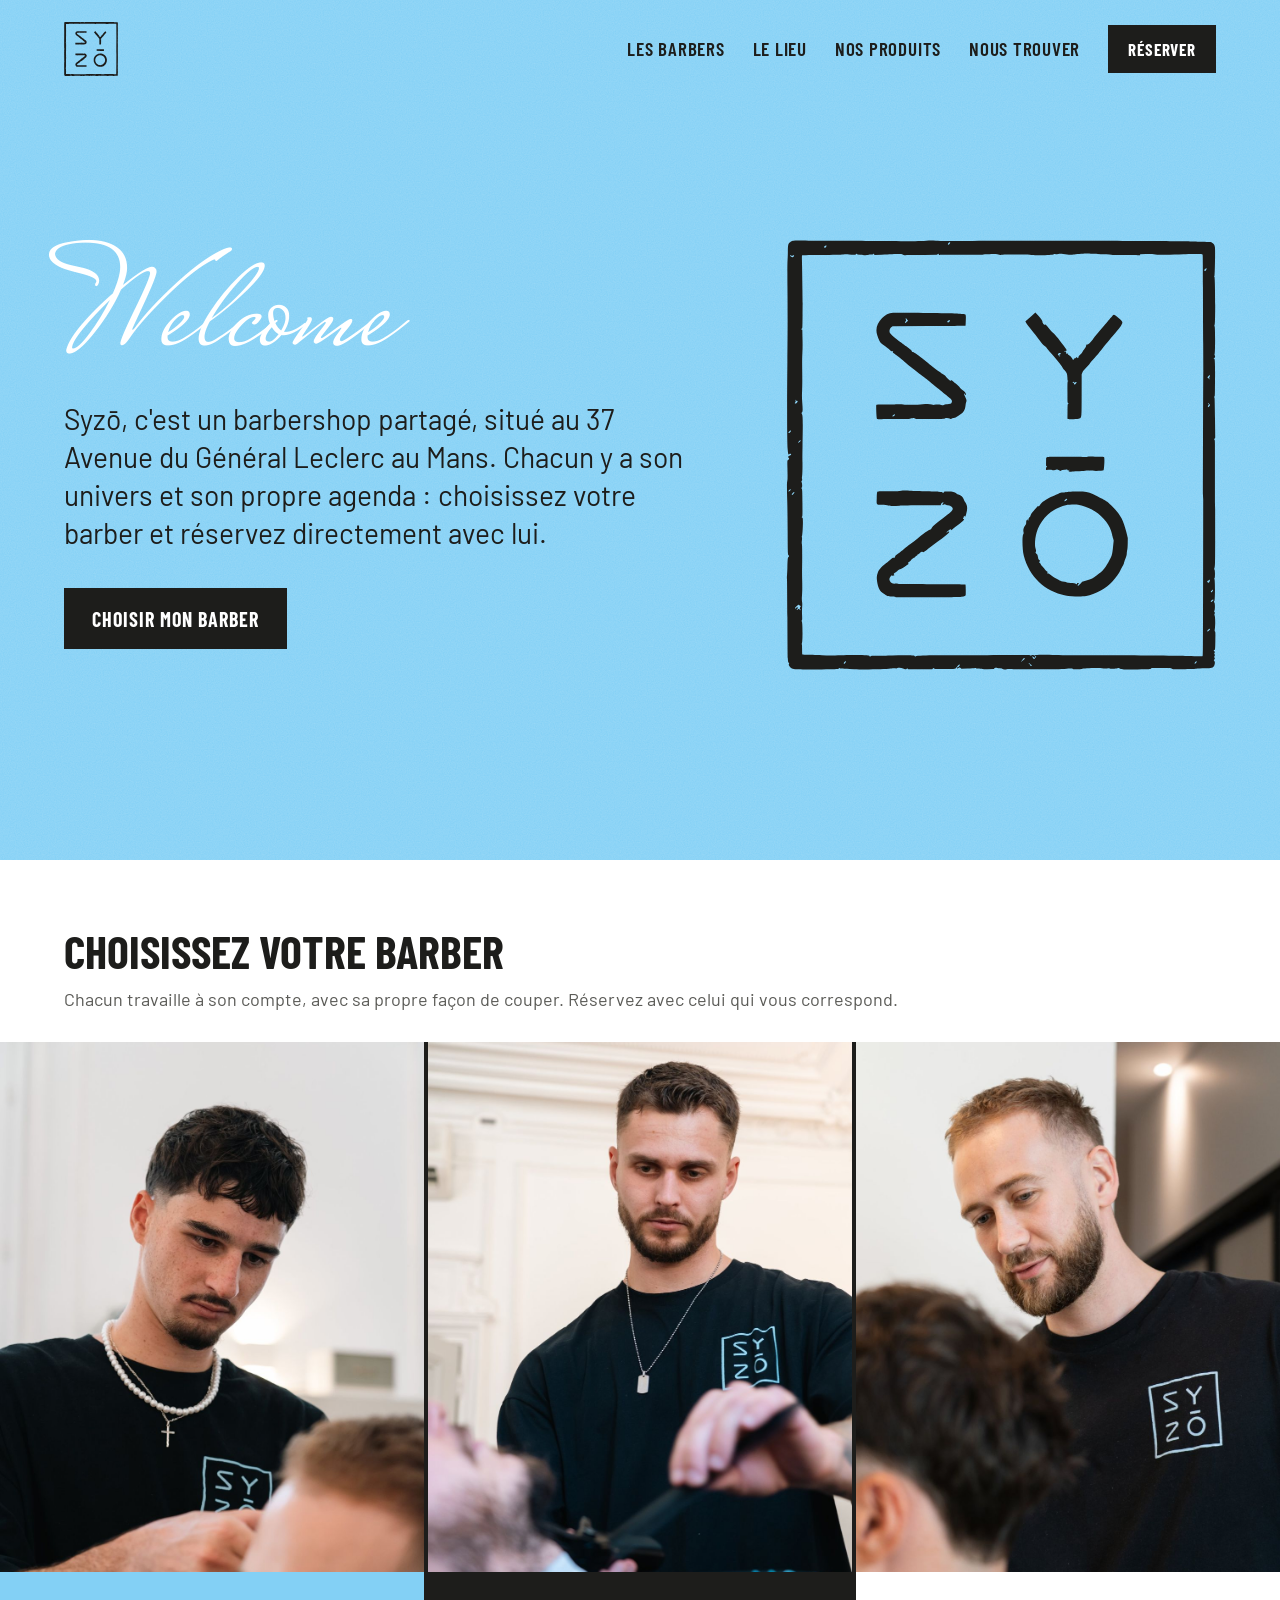
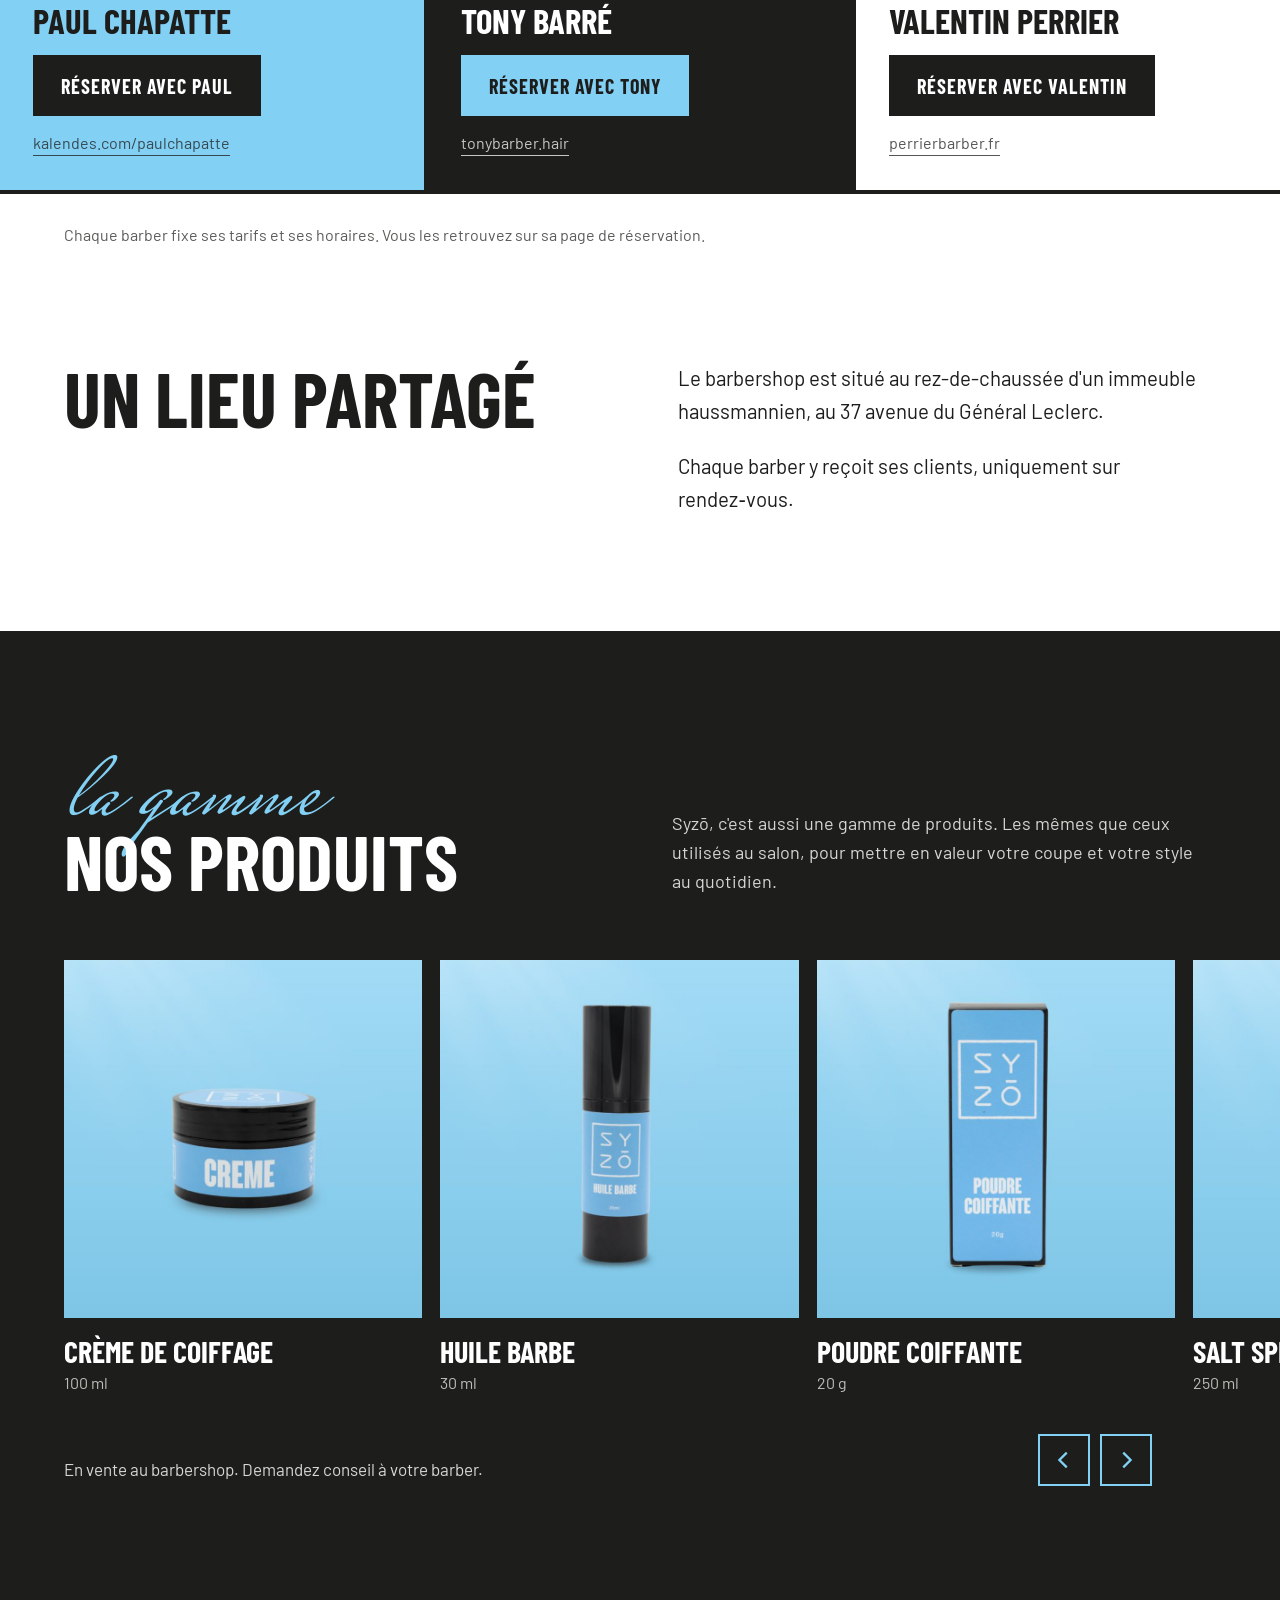
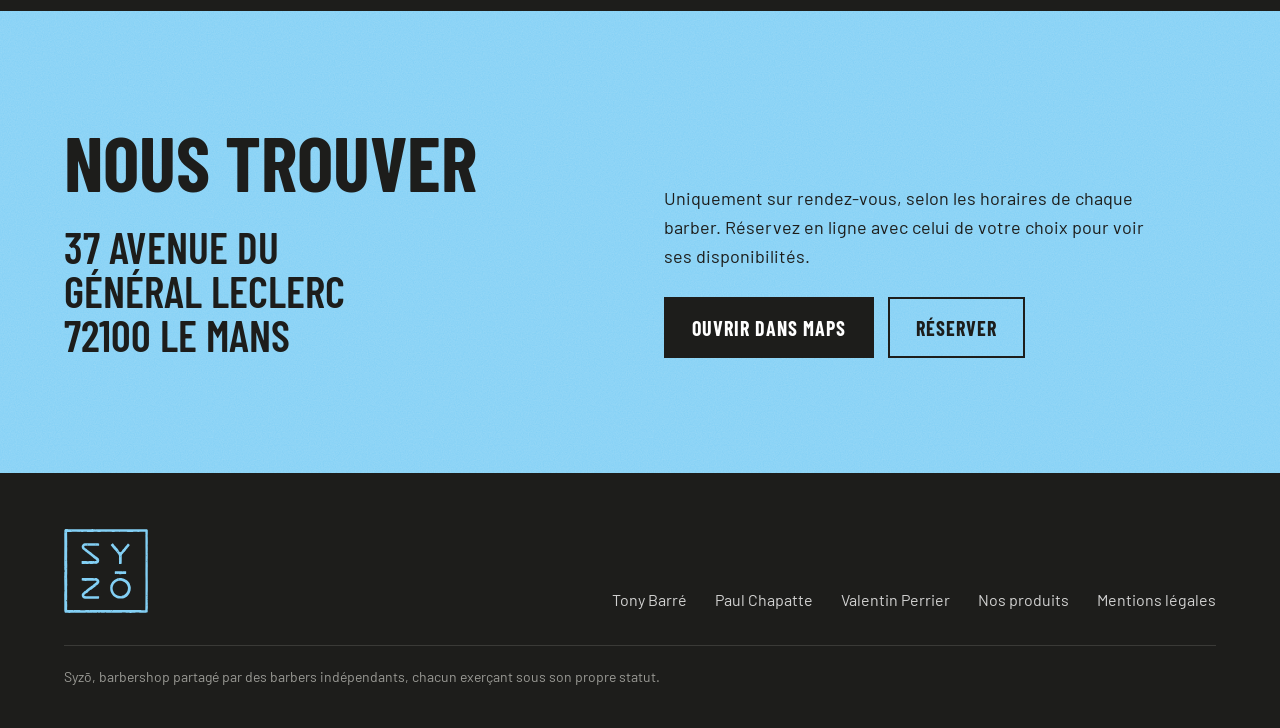
<file: index (7).html>
<!DOCTYPE html>
<html lang="fr">
<head>
<meta charset="utf-8">
<meta name="viewport" content="width=device-width, initial-scale=1">
<title>Syzo, barbershop au Mans</title>
<meta name="description" content="Syzo, le barbershop partagé par des barbers indépendants au Mans. Chacun son style : réservez directement avec le barber de votre choix.">
<link rel="icon" href="favicon.svg" type="image/svg+xml">
<link rel="stylesheet" href="fonts/fonts.css">
<style>
  :root{
    --ciel:#83D0F5;
    --encre:#1D1D1B;
    --blanc:#FFFFFF;
    --ciel-pale:#E6F5FD;
    --gris:#5B5B57;
    --titre:"Barlow Condensed", "Arial Narrow", sans-serif;
    --texte:"Barlow", system-ui, sans-serif;
    --signature:"Mrs Saint Delafield", cursive;
    --marge:clamp(20px, 5vw, 72px);
  }
  *{box-sizing:border-box;margin:0;padding:0}
  html{scroll-behavior:smooth}
  @media (prefers-reduced-motion:reduce){html{scroll-behavior:auto}*{animation:none!important;transition:none!important}}
  body{font-family:var(--texte);font-size:18px;line-height:1.6;color:var(--encre);background:var(--blanc);-webkit-font-smoothing:antialiased}
  a{color:inherit}
  img,svg{display:block}
  :focus-visible{outline:3px solid var(--encre);outline-offset:3px}
  .sur-encre :focus-visible{outline-color:var(--ciel)}

  /* Texture légère, comme le fond ciel de la charte */
  .texture{position:relative;isolation:isolate}
  .texture::before{content:"";position:absolute;inset:0;z-index:-1;opacity:.18;pointer-events:none;
    background-image:url("data:image/svg+xml,%3Csvg xmlns='http://www.w3.org/2000/svg' width='220' height='220'%3E%3Cfilter id='n'%3E%3CfeTurbulence type='fractalNoise' baseFrequency='.85' numOctaves='3' stitchTiles='stitch'/%3E%3CfeColorMatrix values='0 0 0 0 1 0 0 0 0 1 0 0 0 0 1 0 0 0 .9 0'/%3E%3C/filter%3E%3Crect width='100%25' height='100%25' filter='url(%23n)'/%3E%3C/svg%3E");}

  .logo{color:currentColor}

  /* En-tête */
  header{position:absolute;top:0;left:0;right:0;z-index:10;display:flex;align-items:center;justify-content:space-between;padding:22px var(--marge)}
  header .logo{width:54px;height:54px}
  nav{display:flex;align-items:center;gap:28px}
  nav a{font-family:var(--titre);font-weight:600;font-size:19px;letter-spacing:.04em;text-transform:uppercase;text-decoration:none}
  nav a:hover{text-decoration:underline;text-underline-offset:5px;text-decoration-thickness:2px}
  .bouton{display:inline-block;font-family:var(--titre);font-weight:700;font-size:20px;letter-spacing:.05em;text-transform:uppercase;text-decoration:none;padding:13px 26px 12px;border:2.5px solid currentColor;transition:background .15s,color .15s}
  .bouton.plein{background:var(--encre);color:var(--blanc);border-color:var(--encre)}
  .bouton.plein:hover{background:transparent;color:var(--encre)}
  nav .bouton{font-size:17px;padding:9px 18px 8px}
  @media (max-width:720px){nav a:not(.bouton){display:none}}

  /* Hero */
  .hero{background:var(--ciel);min-height:min(100vh,860px);display:grid;grid-template-columns:1.2fr .8fr;align-items:center;gap:clamp(32px,6vw,96px);padding:130px var(--marge) 80px}
  .logo-titre{width:clamp(220px,40vw,560px);aspect-ratio:1;animation:monte .9s cubic-bezier(.2,.7,.2,1) both}
  .logo-titre svg{width:100%;height:100%}
  .welcome{display:block;font-family:var(--signature);color:var(--blanc);font-size:clamp(96px,11vw,170px);line-height:.9;margin:0 0 clamp(4px,1vw,14px) -.04em}
  .cache{position:absolute;width:1px;height:1px;overflow:hidden;clip:rect(0 0 0 0);white-space:nowrap}
  .hero h1{font-family:var(--titre);font-weight:700;text-transform:uppercase;font-size:clamp(110px,17vw,270px);line-height:.85;letter-spacing:-.005em}
  .hero h1 span{display:block}
  .hero p{max-width:22em;font-size:clamp(22px,2.2vw,32px);line-height:1.35}
  .hero .actions{margin-top:36px;display:flex;flex-wrap:wrap;gap:14px;align-items:center}
  .hero .logo-grand{width:100%;max-width:460px;justify-self:end;aspect-ratio:1}
  .hero .logo-grand svg{width:100%;height:100%}
  .noms{font-family:var(--signature);font-size:clamp(40px,4vw,56px);line-height:1;margin-top:26px;display:block}
  @media (max-width:860px){
    .hero{grid-template-columns:1fr;padding-top:110px;padding-bottom:56px;min-height:0}
    .hero .logo-grand{display:none}
  }

  /* Bandeau */
  .bandeau{background:var(--encre);color:var(--blanc);padding:26px var(--marge);display:flex;flex-wrap:wrap;gap:12px 48px;justify-content:space-between;align-items:baseline}
  .bandeau strong{font-family:var(--titre);font-weight:600;font-size:clamp(22px,2.4vw,30px);text-transform:uppercase;letter-spacing:.03em}
  .bandeau span{color:#CFCFCB;font-size:17px}

  /* Barbiers */
  .barbiers-intro{padding:clamp(44px,5.5vw,76px) var(--marge) 28px;max-width:1100px}
  h2{font-family:var(--titre);font-weight:700;text-transform:uppercase;font-size:clamp(44px,6vw,84px);line-height:.92}
  .barbiers-intro p{margin-top:12px;max-width:none;color:var(--gris)}

  #liste-barbers{display:grid;grid-template-columns:repeat(3,1fr);gap:4px;background:var(--encre);border-bottom:4px solid var(--encre)}
  .barbier{display:flex;flex-direction:column}
    .barbier.blanc{background:var(--blanc);color:var(--encre)}
  .barbier.ciel{background:var(--ciel);color:var(--encre)}
  .barbier.encre{background:var(--encre);color:var(--blanc)}

  .portrait{position:relative;overflow:hidden;aspect-ratio:4/5}
  .portrait img{position:absolute;inset:0;width:100%;height:100%;object-fit:cover}
  .portrait .vide{position:absolute;inset:clamp(18px,3vw,36px);border:2.5px dashed currentColor;opacity:.55;display:flex;align-items:center;justify-content:center;text-align:center;font-family:var(--titre);font-size:20px;letter-spacing:.04em;text-transform:uppercase;padding:20px}
  .barbier.blanc .portrait{background:var(--ciel-pale)}
  .barbier.ciel .portrait{background:#6CC3EC}
  .barbier.encre .portrait{background:#2A2A27}

  .fiche{flex:1;padding:clamp(24px,2.6vw,40px) clamp(20px,2.6vw,40px);display:flex;flex-direction:column;justify-content:center;position:relative}
  .signature{font-family:var(--signature);font-size:clamp(40px,3.6vw,58px);line-height:.8;display:block;margin-bottom:-.18em;margin-left:-.06em;color:var(--ciel)}
  .barbier.ciel .signature{color:var(--blanc)}
  .barbier.blanc .signature{color:#55B9E8}
  .fiche h3{font-family:var(--titre);font-weight:700;text-transform:uppercase;font-size:clamp(28px,2.7vw,44px);line-height:.92;position:relative}
  .fiche .description{margin-top:14px;max-width:30em;font-size:19px}
  .fiche .description.provisoire{font-style:italic;opacity:.7}
  .fiche .actions{margin-top:18px;display:flex;flex-direction:column;gap:14px;align-items:flex-start}
  .fiche .site{font-size:16px;opacity:.75;text-decoration:none;border-bottom:1px solid currentColor}
  .fiche .site:hover{opacity:1}
  .barbier.encre .bouton.plein{background:var(--ciel);color:var(--encre);border-color:var(--ciel)}
  .barbier.encre .bouton.plein:hover{background:transparent;color:var(--ciel)}

  @media (max-width:820px){
    #liste-barbers{display:block;background:none;border-bottom:0}
    .barbier.blanc{border-top:2.5px solid var(--encre);border-bottom:2.5px solid var(--encre)}
    .barbier{display:grid;grid-template-columns:36% 1fr}
    .portrait{height:auto;aspect-ratio:4/5;align-self:stretch}
    .fiche{padding:18px 18px 18px 20px}
    .signature{font-size:44px;margin-bottom:-.14em}
    .fiche h3{font-size:clamp(26px,7.4vw,36px)}
    .fiche .actions{margin-top:14px;gap:8px 14px}
    .fiche .bouton{font-size:15px;padding:9px 12px 8px;border-width:2px}
    .fiche .site{font-size:13px}
  }

  .note{padding:28px var(--marge) 0;color:var(--gris);font-size:16px;max-width:60em}

  #titre-barbers{font-size:clamp(30px,3.6vw,52px)}

  /* Le lieu */
  .lieu{display:grid;grid-template-columns:1fr 1fr;gap:clamp(24px,6vw,96px);padding:clamp(72px,9vw,120px) var(--marge);align-items:start}
  .lieu .texte p{font-size:clamp(19px,1.6vw,22px)}
  .lieu .texte p{margin-top:22px;max-width:32em}
  .lieu .texte p:first-of-type{margin-top:0}
  .principes{margin-top:0;display:grid;gap:0;border-top:2.5px solid var(--encre)}
  .principes div{padding:18px 0;border-bottom:1px solid #C9C9C4;display:grid;grid-template-columns:150px 1fr;gap:16px;align-items:baseline}
  .principes dt{font-family:var(--titre);font-weight:700;text-transform:uppercase;font-size:24px;line-height:1.1}
  .principes dd{color:var(--gris)}
  .galerie{padding:0 0 clamp(80px,10vw,130px)}
  .piste{display:flex;gap:14px;overflow-x:auto;scroll-snap-type:x mandatory;padding:0 var(--marge) 18px;scroll-padding:0 var(--marge);scrollbar-width:thin;scrollbar-color:var(--encre) transparent}
  .piste figure{flex:0 0 auto;height:clamp(300px,42vw,520px);aspect-ratio:3/4;scroll-snap-align:start;background:var(--ciel-pale);position:relative;margin:0}
  .piste figure.large{aspect-ratio:4/3}
  .piste figure img{width:100%;height:100%;object-fit:cover}
  .piste figure span{position:absolute;inset:14px;border:2px dashed #7FAFC6;display:flex;align-items:center;justify-content:center;font-family:var(--titre);text-transform:uppercase;letter-spacing:.04em;color:#4F8AA6;text-align:center;padding:10px}
  .commandes{display:flex;gap:10px;justify-content:flex-end;padding:14px var(--marge) 0}
  .commandes button{width:52px;height:52px;border:2.5px solid var(--encre);background:transparent;color:var(--encre);cursor:pointer;display:flex;align-items:center;justify-content:center}
  .commandes button:hover{background:var(--encre);color:var(--blanc)}
  .commandes svg{width:22px;height:22px}
  @media (max-width:860px){.lieu{grid-template-columns:1fr}.principes div{grid-template-columns:1fr;gap:4px}}

  /* Produits */
  .produits{background:var(--encre);color:var(--blanc);padding:clamp(80px,10vw,140px) var(--marge)}
  .produits .entete{display:grid;grid-template-columns:1fr 1fr;gap:clamp(24px,5vw,80px);align-items:end}
  .produits .entete p{max-width:30em;color:#D6D6D2}
  .produits .signature-titre{font-family:var(--signature);color:var(--ciel);font-size:clamp(70px,8vw,120px);line-height:.8;display:block;margin-bottom:-.15em}
  .gamme{list-style:none;margin:clamp(40px,5vw,64px) calc(var(--marge) * -1) 0;padding:0 var(--marge) 16px;display:flex;gap:18px;overflow-x:auto;scroll-snap-type:x mandatory;scroll-padding:0 var(--marge);scrollbar-width:thin;scrollbar-color:var(--ciel) transparent}
  .gamme li{flex:0 0 clamp(240px,28vw,380px);scroll-snap-align:start}
  .gamme img{width:100%;aspect-ratio:1;object-fit:cover;display:block}
  .gamme h3{font-family:var(--titre);font-weight:700;text-transform:uppercase;font-size:30px;line-height:1;margin-top:18px}
  .gamme p{color:#BDBDB8;font-size:16px;margin-top:4px}
  .produits .commandes{display:flex;gap:10px;justify-content:flex-end;margin-top:8px}
  .produits .commandes button{width:52px;height:52px;border:2.5px solid var(--ciel);background:transparent;color:var(--ciel);cursor:pointer;display:flex;align-items:center;justify-content:center}
  .produits .commandes button:hover{background:var(--ciel);color:var(--encre)}
  .produits .commandes svg{width:22px;height:22px}
  .produits .dispo{margin-top:-30px;max-width:calc(100% - 140px);color:#D6D6D2;font-size:17px}
  @media (max-width:960px){.produits .entete{grid-template-columns:1fr}}

  /* Infos */
  .infos{background:var(--ciel);padding:clamp(72px,9vw,120px) var(--marge);display:grid;grid-template-columns:1fr 1fr;gap:48px;align-items:end}
  .infos address{font-style:normal;font-family:var(--titre);font-weight:600;text-transform:uppercase;font-size:clamp(30px,3.4vw,46px);line-height:1.02;margin-top:28px}
  .infos .colonne p{max-width:28em}
  .infos .colonne .actions{margin-top:26px;display:flex;flex-wrap:wrap;gap:14px}
  @media (max-width:860px){.infos{grid-template-columns:1fr}}

  footer{background:var(--encre);color:var(--blanc);padding:56px var(--marge) 40px;display:flex;flex-wrap:wrap;gap:32px;justify-content:space-between;align-items:flex-end}
  footer .logo{width:84px;height:84px;color:var(--ciel)}
  footer ul{list-style:none;display:flex;flex-wrap:wrap;gap:10px 28px;font-size:16px}
  footer a{text-decoration:none;opacity:.8}
  footer a:hover{opacity:1;text-decoration:underline}
  footer small{display:block;width:100%;color:#9A9A95;font-size:14px;border-top:1px solid #3A3A37;padding-top:20px}

  /* Un seul moment animé : l'arrivée du hero */
  @keyframes monte{from{opacity:0;transform:translateY(24px)}to{opacity:1;transform:none}}
  .hero h1 span{animation:monte .7s cubic-bezier(.2,.7,.2,1) both}
  .hero h1 span:nth-child(2){animation-delay:.12s}
  .hero .logo-grand{animation:monte .9s .25s cubic-bezier(.2,.7,.2,1) both}

  /* Mobile : textes plus petits pour une version plus épurée */
  @media (max-width:600px){
    body{font-size:16px}
    nav .bouton{font-size:15px;padding:8px 14px 7px}
    header .logo{width:46px;height:46px}
    .welcome{font-size:78px}
    .hero p{font-size:18px;line-height:1.45}
    .hero .actions{margin-top:26px}
    .bouton{font-size:16px;padding:11px 20px 10px}
    h2{font-size:34px}
    #titre-barbers{font-size:28px}
    .barbiers-intro p,.note{font-size:15px}
    .signature{font-size:35px;margin-bottom:-.12em}
    .fiche h3{font-size:clamp(22px,6.2vw,26px)}
    .fiche .bouton{font-size:13.8px;padding:8px 11px 7px;letter-spacing:.04em}
    .fiche .actions{margin-top:10px}
    .fiche .site{font-size:12.6px}
    .lieu .texte p{font-size:16px}
    .produits .signature-titre{font-size:56px}
    .produits .entete p{font-size:15px}
    .gamme h3{font-size:22px}
    .gamme p,.produits .dispo{font-size:14px}
    .produits .commandes button{width:44px;height:44px}
    .infos address{font-size:26px}
    .infos .colonne p{font-size:15px}
    footer ul{font-size:15px}
    footer small{font-size:12px}
  }
</style>
</head>
<body>

<svg width="0" height="0" style="position:absolute" aria-hidden="true">
  <symbol id="syzo" viewBox="0 0 1563 1564"><path fill-rule="evenodd" fill="currentColor" d="M160.2 1561.1C187.7 1560.5 189.0 1560.4 191.8 1558.3C194.2 1556.5 194.9 1556.4 195.3 1557.5C196.0 1559.1 199.7 1559.4 246.5 1561.0C288.4 1562.5 359.7 1561.1 380.3 1558.3C390.2 1557.0 393.8 1556.9 396.1 1557.7C398.5 1558.6 399.8 1558.5 402.8 1557.3C408.7 1554.7 418.4 1555.2 425.0 1558.3C431.6 1561.5 434.9 1561.7 438.3 1559.0C439.7 1557.9 441.1 1557.0 441.4 1557.0C441.7 1557.0 442.0 1557.9 442.0 1559.0C442.0 1561.0 442.7 1561.0 486.5 1561.0L531.1 1561.0L533.7 1558.2C535.1 1556.7 536.4 1556.0 536.7 1556.5C538.1 1560.3 537.7 1560.3 574.6 1560.4C612.5 1560.5 617.0 1560.1 617.0 1556.8C617.0 1555.7 617.8 1554.6 619.0 1554.3C620.1 1554.0 621.0 1553.4 621.0 1552.9C621.0 1551.0 629.2 1543.1 630.6 1543.7C631.4 1544.0 632.0 1544.6 632.0 1545.1C632.0 1546.9 624.7 1554.0 622.9 1554.0C621.5 1554.0 621.0 1554.7 621.0 1556.6C621.0 1559.5 623.4 1559.3 628.2 1555.9C631.7 1553.5 631.8 1553.5 634.7 1556.6L637.1 1559.3L660.3 1558.6C673.3 1558.2 685.0 1557.3 686.8 1556.7C689.7 1555.7 690.3 1555.8 691.2 1557.4C692.0 1558.9 693.0 1559.1 697.1 1558.5C700.5 1558.0 702.8 1558.3 704.9 1559.3C707.4 1560.5 712.2 1560.8 731.6 1560.5L755.3 1560.3L757.3 1557.6C758.4 1556.0 759.6 1555.3 760.3 1555.7C761.0 1556.2 766.5 1556.7 772.6 1557.0C781.1 1557.4 784.2 1557.9 785.6 1559.2C788.5 1561.7 795.7 1562.3 802.1 1560.6C806.0 1559.6 809.0 1559.4 811.6 1560.0C816.9 1561.1 963.4 1561.8 984.0 1560.9C993.1 1560.4 1009.5 1559.7 1020.5 1559.1C1037.2 1558.3 1040.7 1558.4 1042.4 1559.6C1044.8 1561.2 1070.2 1561.6 1074.3 1560.1C1082.3 1557.0 1135.5 1555.6 1154.0 1557.9C1159.4 1558.6 1163.8 1558.6 1167.5 1557.9C1171.7 1557.1 1174.0 1557.2 1176.8 1558.2C1182.0 1560.0 1199.4 1559.7 1204.7 1557.7C1208.6 1556.2 1209.1 1556.3 1212.7 1558.1C1219.6 1561.7 1229.9 1562.2 1278.0 1561.5C1321.7 1560.9 1327.5 1560.4 1326.5 1557.7C1326.1 1556.8 1333.8 1556.6 1362.2 1556.8C1396.6 1557.1 1398.7 1557.2 1402.9 1559.2C1407.1 1561.2 1408.2 1561.3 1443.9 1560.7C1464.0 1560.3 1485.0 1559.6 1490.5 1559.0C1496.0 1558.4 1510.2 1557.8 1522.0 1557.6C1548.0 1557.2 1552.5 1555.8 1557.0 1547.0C1559.8 1541.5 1559.8 1532.5 1557.0 1530.8C1554.5 1529.2 1554.5 1527.8 1557.0 1525.5C1559.4 1523.3 1559.5 1521.2 1557.5 1518.3C1556.1 1516.3 1556.2 1515.8 1558.0 1512.7C1560.0 1509.3 1560.0 1509.3 1558.0 1506.8C1556.3 1504.6 1556.2 1504.1 1557.5 1502.4C1559.6 1499.6 1559.4 1495.9 1557.0 1495.3C1554.4 1494.6 1554.3 1491.0 1556.9 1491.0C1560.0 1491.0 1560.3 1488.8 1560.8 1456.1C1561.2 1427.4 1561.1 1424.5 1559.6 1423.4C1558.0 1422.3 1558.0 1421.3 1559.0 1413.8C1561.0 1400.0 1560.6 1371.4 1558.5 1366.1C1557.1 1362.7 1556.9 1361.3 1557.8 1359.9C1559.4 1357.3 1559.3 1354.9 1557.3 1352.1C1555.8 1349.9 1555.8 1349.6 1557.3 1348.5C1559.7 1346.8 1560.0 1322.3 1557.6 1318.9C1555.6 1316.0 1555.6 1314.1 1557.4 1312.1C1559.9 1309.3 1560.1 1237.4 1557.6 1233.8C1556.0 1231.4 1556.0 1231.0 1557.3 1231.0C1559.8 1231.0 1560.2 1202.6 1557.8 1198.9C1556.2 1196.4 1556.2 1196.0 1558.2 1190.9C1560.2 1185.5 1560.2 1185.0 1560.0 977.0C1559.7 709.2 1559.9 731.2 1557.8 727.4C1556.1 724.3 1556.1 724.1 1558.2 721.5L1560.3 718.8L1559.5 648.3C1559.1 609.5 1558.4 576.6 1558.0 575.2C1557.6 573.7 1556.9 571.7 1556.5 570.8C1556.0 569.5 1556.3 569.0 1557.4 569.0C1559.3 569.0 1559.2 572.1 1559.6 510.0C1560.1 451.2 1559.4 432.0 1556.9 432.0C1555.8 432.0 1555.0 431.3 1555.0 430.5C1555.0 429.7 1555.9 429.0 1557.0 429.0C1559.8 429.0 1560.8 422.9 1558.5 419.4C1557.2 417.3 1557.1 416.6 1558.1 415.3C1560.3 412.7 1560.5 323.6 1558.4 315.9C1556.9 310.6 1556.9 309.8 1558.2 308.2C1561.3 304.6 1560.5 134.0 1557.4 134.0C1556.6 134.0 1556.0 133.6 1556.0 133.0C1556.0 132.4 1556.6 132.0 1557.3 132.0C1558.9 132.0 1560.7 37.2 1559.4 26.9C1558.3 18.0 1555.2 13.2 1548.5 9.7C1544.8 7.7 1542.2 7.5 1511.5 6.8C1493.3 6.4 1469.5 5.6 1458.5 5.0C1419.1 3.0 801.0 1.8 641.3 3.5C581.7 4.1 558.7 4.0 544.7 3.0C529.8 2.0 523.3 2.0 509.5 3.1C500.1 3.8 480.6 4.4 466.0 4.3C451.4 4.2 394.1 3.9 338.5 3.5C188.4 2.6 160.7 2.5 147.5 2.9C140.9 3.0 111.4 2.9 82.0 2.5C24.1 1.7 23.8 1.7 15.8 7.0C7.5 12.5 6.6 15.9 6.3 40.0C6.2 51.3 5.7 66.8 5.1 74.5C4.5 83.1 4.4 121.2 4.8 174.0C5.6 270.1 5.5 336.6 4.5 444.0C2.9 600.7 3.4 739.2 5.6 761.5C7.4 780.0 8.0 782.0 11.1 778.9C13.5 776.5 16.6 776.5 17.9 778.9C18.8 780.5 18.2 781.1 13.2 783.6C6.8 786.8 6.0 788.5 9.0 792.0C11.7 795.1 11.5 796.6 8.3 798.7C3.9 801.5 4.0 801.1 4.7 829.0C5.0 843.6 5.3 856.9 5.2 858.5C5.2 860.1 5.1 864.1 5.1 867.2C5.0 870.4 4.6 875.0 4.0 877.4C2.6 883.6 2.6 895.3 4.0 948.0C4.7 973.6 5.4 1025.1 5.5 1062.5C5.8 1136.5 6.1 1143.9 9.1 1146.6C11.6 1148.8 11.5 1149.8 8.6 1152.5C5.8 1155.1 5.4 1159.0 4.5 1192.0C4.2 1203.3 3.6 1215.9 3.1 1220.0C2.5 1224.8 2.5 1229.8 3.1 1234.0C3.7 1238.0 4.3 1291.7 4.6 1372.5C4.8 1445.1 5.4 1511.7 6.0 1520.4C7.0 1535.9 7.3 1537.2 10.5 1538.3C11.1 1538.6 11.1 1539.9 10.3 1542.1C9.1 1545.1 9.2 1545.8 11.5 1549.1C17.0 1557.5 22.8 1560.1 38.0 1561.0C52.9 1561.9 123.4 1562.0 160.2 1561.1ZM888.0 1547.0C886.9 1545.9 886.0 1544.3 886.0 1543.5C886.0 1542.7 885.4 1542.0 884.6 1542.0C883.4 1542.0 882.0 1540.0 882.0 1538.4C882.0 1536.8 885.2 1538.5 886.0 1540.5C886.5 1541.9 887.6 1543.0 888.4 1543.0C889.8 1543.0 893.0 1546.6 893.0 1548.2C893.0 1549.7 890.0 1549.0 888.0 1547.0ZM209.7 1540.3C208.1 1538.8 213.7 1532.0 216.6 1532.0C218.9 1532.0 218.2 1534.7 214.9 1537.9C211.8 1541.1 210.8 1541.5 209.7 1540.3ZM1485.5 1540.0C1484.3 1538.1 1489.4 1532.0 1492.2 1532.0C1494.0 1532.0 1492.8 1536.3 1490.4 1538.5C1487.5 1541.2 1486.4 1541.5 1485.5 1540.0ZM855.0 1532.0C855.0 1531.4 855.7 1530.7 856.5 1530.4C857.3 1530.0 858.7 1528.3 859.6 1526.4C861.5 1522.5 865.7 1519.3 867.2 1520.8C868.6 1522.2 866.2 1525.7 862.0 1528.3C860.1 1529.4 858.1 1531.0 857.7 1531.7C856.7 1533.3 855.0 1533.4 855.0 1532.0ZM898.4 1521.1C898.0 1519.4 897.0 1518.0 895.9 1517.7C893.6 1517.1 893.4 1515.2 895.6 1514.3C896.6 1513.9 898.1 1514.7 899.6 1516.4C902.5 1519.4 905.0 1519.8 905.0 1517.2C905.0 1515.3 906.8 1513.0 908.2 1513.0C909.8 1513.0 909.0 1516.9 907.2 1518.2C906.1 1518.9 904.8 1520.5 904.1 1521.8C902.4 1525.1 899.1 1524.7 898.4 1521.1ZM302.8 1512.8C301.4 1510.6 300.4 1510.5 285.4 1509.8C260.0 1508.8 221.2 1508.9 199.4 1510.1C183.3 1511.0 169.9 1510.9 130.4 1509.6C103.5 1508.7 76.8 1508.0 71.0 1508.2C65.2 1508.3 59.9 1508.1 59.2 1507.7C58.3 1507.1 58.0 1502.2 58.0 1489.1C58.0 1478.4 57.6 1471.0 57.0 1470.4C56.3 1469.7 56.5 1468.1 57.7 1465.4C60.3 1459.8 60.0 1393.8 57.4 1388.4C55.9 1385.3 55.9 1384.7 57.2 1383.2C58.5 1381.8 58.6 1378.9 57.9 1364.0C57.4 1353.2 57.5 1342.1 58.1 1335.1C58.9 1326.5 58.8 1321.5 57.9 1315.3C56.9 1308.8 56.9 1303.3 57.9 1289.3C58.7 1277.2 58.9 1261.4 58.4 1240.0C58.1 1222.7 57.8 1204.9 57.9 1200.5C58.8 1154.8 58.5 1111.0 57.4 1106.8C56.4 1103.1 56.4 1100.1 57.3 1093.0C58.1 1086.3 58.1 1083.2 57.3 1081.0C56.4 1078.7 56.5 1077.8 57.4 1077.3C58.9 1076.4 61.0 1046.7 61.0 1025.8C61.0 1011.9 60.6 1010.3 56.8 1008.6C55.9 1008.2 56.1 1007.6 57.6 1006.5C59.6 1005.0 59.6 1004.6 59.3 960.2C59.0 912.0 58.6 905.8 56.4 903.9C54.6 902.4 54.6 901.0 56.5 901.0C59.0 901.0 58.9 885.7 56.4 880.7C55.0 878.2 55.1 877.7 56.9 875.1C58.7 872.7 58.8 871.7 57.9 869.1C57.2 867.2 57.1 864.4 57.6 862.2C59.2 854.2 60.0 824.3 59.2 801.5C59.0 796.5 59.2 773.1 59.6 749.5C61.1 661.8 60.9 640.1 58.1 634.2L55.7 629.2L57.9 626.4C60.5 623.1 60.6 618.2 58.5 589.0C57.3 572.5 57.2 564.2 58.1 546.0C58.8 532.0 58.9 506.5 58.5 478.3C58.0 446.7 58.2 426.5 59.1 411.3C59.9 396.3 60.1 379.7 59.5 357.8L58.8 326.2L56.3 325.5C53.4 324.8 53.8 322.5 56.9 322.6C59.4 322.7 59.3 323.8 59.7 272.0C59.8 253.6 60.0 235.6 60.0 232.0C60.2 222.5 58.1 94.4 57.5 74.5C57.1 65.1 57.3 56.9 57.8 56.2C58.5 55.2 72.6 54.8 127.1 54.5C172.1 54.3 199.5 53.7 207.3 52.9C216.6 51.9 221.2 51.9 228.8 52.8C242.6 54.5 253.0 54.4 253.0 52.5C253.0 49.1 258.0 48.7 259.2 52.1C260.3 55.0 293.0 56.2 300.4 53.5C302.8 52.7 306.1 52.3 309.0 52.7C312.5 53.1 314.4 52.8 316.3 51.6C318.8 49.9 318.9 49.9 320.0 52.1L321.2 54.3L347.4 53.6C361.7 53.2 376.9 52.5 381.0 52.0C389.6 51.0 415.7 50.7 421.2 51.6C423.3 52.0 425.0 52.8 425.0 53.5C425.0 55.3 432.1 55.7 445.0 54.9C450.8 54.5 476.4 54.1 501.9 54.1L548.4 54.0L550.8 51.7C553.1 49.5 553.2 49.5 554.6 51.5C556.1 53.5 557.4 53.5 634.3 53.8C700.5 54.0 713.4 53.8 718.5 52.6C722.8 51.5 726.3 51.3 731.0 51.9C734.6 52.3 738.8 52.3 740.5 51.9C746.6 50.1 765.1 50.8 771.5 53.1C776.9 55.0 778.1 55.1 783.0 54.0C791.5 52.1 878.4 52.6 895.5 54.7C911.2 56.5 960.9 55.0 971.4 52.4C974.7 51.5 978.3 51.1 979.4 51.4C980.6 51.7 985.2 51.4 989.7 50.8C996.6 49.8 999.3 49.9 1007.7 51.3C1021.9 53.8 1037.3 54.5 1044.5 53.0C1047.8 52.3 1057.5 51.4 1066.0 50.9C1074.5 50.4 1085.3 49.7 1089.9 49.4C1094.5 49.1 1102.8 49.4 1108.4 50.0C1113.9 50.6 1130.2 51.3 1144.5 51.6C1158.8 51.9 1175.7 52.7 1182.2 53.6C1191.2 54.7 1202.4 55.0 1231.2 54.8C1251.7 54.6 1272.6 54.9 1277.7 55.4C1286.8 56.2 1286.8 56.2 1287.2 53.8L1287.5 51.5L1308.5 51.2C1324.0 51.0 1333.0 51.3 1343.0 52.6C1357.3 54.4 1410.4 54.1 1444.0 52.0C1468.4 50.5 1511.3 50.7 1513.6 52.4C1515.5 53.8 1515.5 56.3 1515.7 173.2C1515.9 238.8 1516.2 331.6 1516.6 379.5C1516.9 427.4 1517.1 470.1 1517.1 474.5C1517.0 478.9 1516.8 689.9 1516.6 943.5C1516.1 1567.4 1516.3 1510.5 1514.3 1512.6C1512.7 1514.2 1510.3 1514.3 1484.5 1513.7C1469.1 1513.3 1450.7 1512.6 1443.5 1512.0C1433.1 1511.2 1211.8 1509.4 1166.0 1509.7C1094.1 1510.2 1000.7 1509.8 968.5 1508.9C925.9 1507.7 909.2 1508.0 904.7 1510.1C902.6 1511.0 901.7 1511.1 900.8 1510.2C899.3 1508.7 893.4 1508.6 892.5 1510.0C891.7 1511.4 887.3 1511.3 886.4 1509.9C885.9 1509.0 864.3 1508.9 801.1 1509.5C704.9 1510.5 584.7 1510.7 559.5 1510.1C529.8 1509.3 472.9 1511.4 471.8 1513.4C470.7 1515.4 468.0 1515.5 468.0 1513.6C468.0 1512.9 467.0 1511.9 465.8 1511.5C460.3 1509.8 423.4 1509.4 386.0 1510.7C364.3 1511.4 338.4 1511.9 328.5 1511.8C312.8 1511.5 310.2 1511.7 308.0 1513.3C304.9 1515.5 304.5 1515.5 302.8 1512.8ZM1531.0 1422.2C1531.0 1419.6 1538.5 1412.6 1540.4 1413.3C1542.9 1414.3 1542.3 1415.7 1538.0 1420.0C1533.7 1424.3 1531.0 1425.1 1531.0 1422.2ZM38.5 1345.0C37.7 1343.6 38.8 1342.0 40.6 1342.0C41.6 1342.0 42.0 1340.8 42.0 1338.0C42.0 1333.5 40.6 1333.5 36.6 1337.9C35.5 1339.1 34.1 1340.0 33.3 1340.0C30.5 1340.0 32.2 1336.6 37.8 1331.4C43.9 1325.7 47.8 1324.4 48.7 1328.0C49.0 1329.1 50.0 1330.0 51.0 1330.0C53.4 1330.0 54.1 1332.1 52.3 1334.1C49.6 1337.2 49.0 1341.8 51.1 1342.3C53.4 1342.9 53.7 1346.0 51.4 1346.0C50.5 1346.0 49.6 1345.1 49.3 1344.0C48.7 1341.6 42.0 1341.0 42.0 1343.4C42.0 1345.1 39.3 1346.3 38.5 1345.0ZM1544.0 1314.7C1544.0 1312.2 1551.5 1305.9 1552.8 1307.2C1554.6 1309.0 1554.3 1309.6 1550.8 1312.9C1547.4 1316.1 1544.0 1317.0 1544.0 1314.7ZM637.9 1297.6C648.8 1295.9 653.0 1294.2 653.0 1291.2C653.5 1272.4 653.0 1253.6 652.0 1252.6C651.2 1251.8 619.1 1251.5 529.0 1251.4C431.8 1251.3 406.7 1251.0 405.5 1250.0C404.4 1249.1 402.4 1248.9 398.7 1249.5C388.2 1250.9 381.3 1247.8 377.3 1239.9C374.5 1234.5 374.9 1231.3 379.1 1224.8C382.2 1220.0 382.3 1219.9 386.4 1220.5C391.5 1221.3 395.8 1218.8 392.8 1216.9C389.9 1215.3 390.7 1213.3 395.6 1210.1C398.1 1208.4 400.3 1207.0 400.5 1207.0C400.8 1207.0 402.9 1205.2 405.1 1203.0C409.5 1198.7 414.5 1195.9 417.0 1196.3C417.9 1196.4 424.7 1192.5 432.3 1187.5C444.9 1179.2 448.3 1176.0 444.5 1176.0C441.7 1176.0 443.0 1173.2 446.7 1170.9C450.8 1168.4 453.3 1166.1 454.6 1163.7C455.5 1162.1 465.4 1155.0 466.7 1155.0C467.2 1155.0 468.5 1153.4 469.8 1151.5C471.3 1149.1 472.8 1148.0 474.4 1148.0C476.2 1148.0 477.0 1147.4 477.2 1145.8C477.4 1144.5 478.3 1143.4 479.5 1143.1C480.6 1142.9 481.9 1142.2 482.3 1141.4C482.7 1140.6 483.7 1140.0 484.5 1140.0C485.3 1140.0 486.6 1138.7 487.4 1137.1C489.2 1133.6 494.7 1132.2 496.7 1134.7C498.2 1136.7 504.3 1133.0 517.5 1122.0C522.4 1117.9 535.5 1108.1 546.5 1100.2C575.1 1079.6 593.0 1064.7 593.0 1061.4C593.0 1059.2 588.2 1059.7 587.0 1062.0C586.4 1063.1 585.3 1064.0 584.5 1064.0C582.3 1064.0 582.7 1062.2 585.2 1060.9C586.5 1060.2 589.4 1058.0 591.7 1055.9C596.5 1051.5 600.0 1050.8 600.0 1054.1C600.0 1056.0 600.4 1055.9 604.1 1052.5C606.3 1050.5 615.0 1043.8 623.4 1037.6C638.0 1026.7 647.0 1018.3 647.0 1015.3C647.0 1014.3 646.4 1014.1 645.0 1014.5C642.9 1015.2 642.1 1012.7 644.0 1011.5C644.5 1011.2 645.0 1010.1 645.0 1009.1C645.0 1008.0 645.9 1006.2 647.0 1004.9L649.0 1002.5L649.6 1004.8C650.7 1008.8 651.7 1007.1 654.9 995.5C660.3 976.1 659.3 964.6 650.9 952.5C649.0 949.7 646.8 945.5 646.1 943.2C643.5 935.3 635.0 927.6 626.7 925.6C625.2 925.2 621.9 923.4 619.4 921.5C612.4 916.1 605.8 914.6 589.7 914.5L575.8 914.5L573.5 917.5L571.1 920.4L568.7 918.2C566.7 916.3 565.2 916.0 559.1 916.0C555.1 916.0 551.1 915.6 550.1 915.0C549.0 914.5 529.3 913.8 503.4 913.5C478.7 913.2 454.4 912.5 449.5 912.0C436.7 910.6 426.2 910.8 413.5 912.5C405.7 913.5 392.7 914.0 368.2 914.0C336.1 914.0 333.9 914.1 332.1 915.9C330.5 917.5 330.2 920.1 329.5 938.0C328.5 964.1 327.1 962.2 348.8 963.1C357.4 963.5 367.4 964.5 371.0 965.4C378.6 967.2 391.4 967.4 412.0 966.0C420.0 965.4 457.1 964.8 494.5 964.6L562.5 964.3L562.8 961.7C563.3 957.5 572.0 951.4 572.0 955.2C572.0 955.9 570.8 957.6 569.3 959.2C566.0 962.7 568.0 963.9 574.2 962.1C577.5 961.1 578.5 961.1 579.8 962.3C580.8 963.1 584.4 964.1 588.0 964.5C595.5 965.3 597.3 966.1 601.7 970.3C611.2 979.2 606.5 985.3 569.0 1012.8C540.3 1033.8 531.9 1041.4 527.9 1050.2C527.2 1051.9 525.9 1053.0 524.6 1053.0C520.3 1053.1 496.8 1069.6 477.0 1086.5C470.1 1092.3 458.9 1100.9 452.0 1105.5C445.1 1110.1 434.6 1118.2 428.5 1123.5C422.4 1128.7 413.7 1135.7 409.0 1138.9C398.9 1145.9 397.0 1147.8 396.1 1152.2C395.5 1155.1 395.0 1155.5 391.9 1155.6C386.4 1155.7 386.3 1155.8 380.8 1160.8C377.9 1163.4 369.9 1170.1 363.0 1175.7C343.5 1191.5 337.6 1198.2 333.2 1210.2C329.4 1220.3 328.8 1227.7 330.5 1239.7C334.3 1265.1 339.3 1275.1 354.0 1285.9C366.2 1295.0 370.4 1296.5 383.6 1296.5C390.2 1296.5 395.2 1296.9 396.1 1297.6C396.9 1298.2 398.1 1298.9 398.7 1299.1C399.4 1299.3 451.2 1299.4 513.7 1299.3C612.4 1299.2 628.9 1299.0 637.9 1297.6ZM1091.3 1294.5C1122.9 1289.8 1164.5 1266.8 1186.4 1242.2C1199.0 1228.0 1211.1 1211.0 1215.7 1201.0C1218.2 1195.8 1221.8 1188.8 1223.9 1185.5C1226.0 1182.2 1228.0 1177.6 1228.4 1175.3C1228.7 1173.1 1231.1 1165.9 1233.7 1159.3C1237.5 1149.7 1238.4 1146.1 1238.7 1140.0C1238.9 1135.9 1239.7 1129.8 1240.5 1126.5C1241.4 1122.6 1242.0 1114.0 1242.2 1102.0L1242.4 1083.5L1237.1 1062.0C1226.0 1016.7 1214.5 996.5 1181.8 964.4C1166.1 949.0 1166.9 949.5 1126.0 928.8C1110.8 921.1 1097.1 917.1 1079.0 915.0C1064.4 913.3 1028.5 914.2 1021.0 916.4C1018.0 917.3 1011.7 918.1 1007.0 918.3C999.6 918.5 997.4 919.1 990.0 922.4C985.3 924.5 977.0 928.2 971.5 930.5C946.3 941.1 927.4 954.1 922.7 963.9C920.7 968.0 920.2 968.5 917.3 968.4C914.5 968.2 913.5 968.9 910.8 972.4C909.0 974.6 904.3 980.0 900.4 984.2C892.9 992.0 889.8 997.0 888.5 1002.7C888.2 1004.5 887.1 1006.6 886.1 1007.2C883.0 1009.5 881.0 1013.4 881.0 1017.2C881.0 1021.5 879.4 1022.3 878.4 1018.4L877.8 1015.9L875.4 1018.1C873.4 1020.0 873.0 1021.3 873.0 1026.5C873.0 1032.1 872.6 1033.3 869.0 1038.6C863.3 1047.0 861.6 1053.3 863.0 1060.8C864.1 1066.2 864.0 1066.9 861.8 1071.0C857.7 1079.0 859.1 1128.6 864.1 1147.7C884.0 1224.8 940.9 1279.1 1015.7 1292.5C1037.0 1296.3 1073.2 1297.2 1091.3 1294.5ZM1544.5 1280.0C1543.8 1278.8 1546.0 1275.4 1548.9 1273.4C1553.5 1270.2 1554.2 1273.6 1549.9 1277.9C1546.7 1281.2 1545.5 1281.6 1544.5 1280.0ZM1060.2 1256.8C1059.4 1256.0 1059.7 1254.9 1061.4 1252.6C1065.4 1247.2 1065.4 1247.0 1061.6 1247.0C1058.6 1247.0 1058.0 1247.4 1058.0 1249.0C1058.0 1251.7 1055.3 1252.7 1053.7 1250.7C1051.9 1248.3 1044.8 1247.1 1033.5 1247.0C1025.5 1247.0 1022.6 1246.5 1019.0 1244.9C1016.5 1243.7 1011.2 1242.4 1007.2 1241.9C999.6 1241.1 999.0 1240.8 978.2 1229.2C974.2 1227.0 967.6 1222.4 963.4 1219.1C958.3 1214.9 955.0 1213.0 953.1 1213.0C949.4 1213.0 948.9 1212.3 950.3 1209.2C951.2 1207.2 951.2 1206.6 950.1 1206.2C947.5 1205.3 941.1 1198.9 938.6 1194.5C937.2 1192.2 933.8 1188.3 931.0 1186.0C927.6 1183.2 926.0 1181.1 926.0 1179.5C926.0 1178.1 924.8 1176.2 922.9 1174.8L919.9 1172.4L921.7 1169.2L923.5 1166.0L920.4 1163.5C917.7 1161.4 917.0 1160.0 916.1 1154.3C914.5 1145.1 913.5 1142.8 910.0 1140.8C907.0 1139.1 905.8 1134.8 908.0 1133.5C909.6 1132.5 909.2 1127.8 907.0 1121.5C903.2 1110.6 904.9 1084.0 910.6 1064.2C924.7 1015.1 967.1 975.4 1017.0 964.5C1027.1 962.3 1052.7 961.4 1061.6 962.9C1079.3 966.0 1108.3 977.2 1122.3 986.3C1156.1 1008.3 1178.6 1038.2 1185.1 1069.8C1186.1 1074.9 1187.9 1082.2 1189.1 1085.9L1191.1 1092.8L1189.0 1113.6C1185.8 1145.6 1184.2 1150.8 1171.4 1172.3C1158.2 1194.3 1151.3 1202.8 1139.0 1211.8C1134.9 1214.9 1129.1 1219.6 1126.1 1222.2C1118.7 1228.9 1109.8 1233.1 1091.8 1238.5L1076.5 1243.1L1071.0 1248.9C1063.2 1257.0 1061.6 1258.2 1060.2 1256.8ZM1532.9 1244.9C1530.5 1242.5 1530.8 1239.7 1533.5 1239.2C1534.6 1239.0 1536.3 1238.1 1537.2 1237.3C1540.8 1234.1 1542.1 1236.5 1539.7 1241.9C1537.3 1247.5 1536.0 1248.0 1532.9 1244.9ZM1013.2 950.3C1011.1 949.5 1011.8 947.5 1015.4 944.1C1018.6 941.0 1022.0 940.4 1022.0 942.8C1022.0 944.3 1014.5 950.8 1013.2 950.3ZM20.3 925.3C19.7 923.7 27.0 916.0 29.1 916.0C31.2 916.0 29.7 920.0 26.3 923.3C22.2 927.4 21.2 927.8 20.3 925.3ZM8.5 913.9C7.4 912.3 13.2 906.1 15.8 906.0C18.0 906.0 17.1 908.8 13.9 911.9C10.6 915.2 9.5 915.6 8.5 913.9ZM1059.5 841.1C1069.4 840.5 1081.8 839.5 1087.0 838.9C1092.2 838.3 1098.8 838.0 1101.5 838.4C1118.6 840.5 1151.6 839.8 1154.1 837.3C1156.7 834.7 1158.7 792.3 1156.3 789.9C1155.5 789.1 1149.7 788.6 1137.8 788.5C1128.3 788.3 1116.2 787.9 1110.9 787.5C1103.6 786.9 1100.1 787.1 1095.9 788.3C1091.9 789.4 1089.2 789.6 1085.5 789.0C1082.8 788.5 1051.7 788.1 1016.5 788.1C957.5 788.0 952.2 788.1 949.0 789.8L945.5 791.5L945.2 807.2C945.0 822.5 945.0 823.0 947.0 823.0C949.6 823.0 949.6 825.6 947.0 826.3C945.4 826.7 945.0 827.7 945.0 831.5L945.0 836.1L955.5 835.9C962.6 835.7 966.4 836.0 967.2 836.8C969.1 838.7 979.6 837.3 983.8 834.7C984.5 834.2 985.6 834.3 986.3 834.8C987.0 835.3 988.9 836.0 990.5 836.4C992.1 836.8 994.2 837.8 995.2 838.7C996.6 840.0 997.2 840.0 1000.2 838.4C1002.0 837.4 1006.4 836.3 1010.0 835.8C1013.6 835.4 1017.8 834.8 1019.3 834.4C1021.6 833.9 1022.2 834.1 1022.7 835.9C1023.4 838.5 1026.6 838.7 1029.2 836.3C1030.2 835.4 1031.0 835.1 1031.0 835.6C1031.0 836.1 1030.0 837.4 1028.8 838.4L1026.7 840.3L1029.1 841.6C1030.6 842.5 1033.3 842.9 1036.5 842.6C1039.2 842.3 1049.6 841.6 1059.5 841.1ZM43.6 736.2C43.0 735.1 49.8 728.0 51.5 728.0C53.9 728.0 53.2 730.9 50.1 734.1C47.2 736.9 44.6 737.8 43.6 736.2ZM8.4 700.9C7.7 699.7 13.7 693.0 15.6 693.0C18.6 693.0 18.1 695.5 14.7 698.7C10.8 702.2 9.5 702.7 8.4 700.9ZM389.5 650.7C397.2 650.7 412.1 650.9 422.5 651.0C437.3 651.3 443.4 650.9 450.0 649.6C465.5 646.5 466.0 646.5 467.6 648.8C469.1 650.9 469.2 650.9 521.3 650.7C568.6 650.5 573.8 650.3 576.7 648.7C581.7 646.0 590.5 646.4 594.1 649.5C597.2 652.0 599.0 651.9 602.3 649.2C603.2 648.3 606.6 647.5 609.8 647.2C614.9 646.8 616.7 645.9 626.5 639.4C645.5 626.9 650.1 620.1 652.4 601.8C653.1 596.1 654.2 590.5 654.8 589.3C656.8 585.7 656.2 580.9 653.0 574.5C649.1 566.4 645.9 558.0 646.8 558.0C648.1 558.0 649.7 559.5 650.9 561.8C652.3 564.5 654.0 564.7 654.0 562.2C654.0 556.8 649.4 551.0 639.8 544.4C637.4 542.7 633.4 538.7 630.9 535.5C628.5 532.3 623.6 527.5 620.0 524.8C616.4 522.2 610.9 517.7 607.7 514.9C602.3 510.1 601.7 509.8 599.5 511.0C597.3 512.2 596.7 511.9 590.9 506.9C587.5 504.0 583.0 499.2 580.8 496.2C577.6 492.0 575.5 490.2 570.5 488.0C567.0 486.4 563.4 484.0 562.5 482.7C561.6 481.3 558.1 478.9 554.6 477.2C550.5 475.2 540.8 467.9 525.9 455.5C513.6 445.2 498.8 433.3 493.1 429.1C487.4 424.9 478.2 418.1 472.6 414.0C465.8 409.0 461.8 406.7 460.2 406.9C458.5 407.1 457.6 406.4 456.5 403.6C455.6 401.6 454.6 400.0 454.2 400.0C453.8 400.0 450.4 397.3 446.5 393.9C442.6 390.6 438.1 387.2 436.5 386.3C434.9 385.4 431.4 382.9 428.9 380.8C426.4 378.7 419.5 373.7 413.7 369.7C401.9 361.7 379.6 342.1 377.4 337.9C374.0 331.2 376.5 322.0 383.3 316.6L387.2 313.5L519.5 313.0C592.3 312.7 652.0 312.3 652.3 312.0C652.5 311.7 653.0 303.2 653.3 293.0C654.1 269.0 654.4 269.7 642.5 268.9C637.5 268.6 628.3 267.8 622.0 267.2C609.1 265.9 397.8 263.6 389.0 264.6C372.0 266.5 360.8 271.9 349.0 283.9C330.1 303.1 323.9 325.1 331.4 346.0C332.9 350.1 334.8 355.5 335.6 358.0C339.6 369.6 343.6 375.1 352.5 380.9C361.1 386.4 371.8 394.6 377.2 399.8C382.3 404.6 383.2 405.1 385.9 404.5C388.6 403.9 389.0 404.1 389.0 405.9C389.0 407.1 388.4 408.0 387.8 408.0C386.1 408.0 390.0 411.2 406.1 423.0C413.6 428.4 424.0 436.9 429.2 441.8C434.4 446.6 443.2 453.8 448.6 457.8C454.0 461.8 464.1 469.7 470.9 475.5C477.8 481.3 488.8 489.7 495.4 494.2C502.1 498.7 511.2 505.7 515.8 509.8C523.8 517.0 542.2 532.0 562.6 548.0C568.2 552.4 576.3 559.2 580.6 563.1C584.9 567.0 591.2 572.2 594.5 574.6C602.8 580.5 604.9 585.5 601.5 591.9C599.6 595.6 596.4 596.7 585.2 597.4C579.7 597.7 574.7 598.6 572.8 599.6C570.0 601.1 569.3 601.1 564.1 599.6C557.5 597.7 545.8 597.5 539.5 599.1C535.8 600.0 534.3 599.9 529.5 598.1C522.7 595.6 511.9 595.3 496.8 597.4C480.7 599.7 439.6 600.2 425.9 598.4C419.7 597.6 413.9 597.2 413.0 597.6C412.2 598.0 393.0 598.2 370.4 598.1C334.5 597.9 329.2 598.1 328.1 599.4C326.4 601.4 328.3 647.4 330.1 649.6C331.5 651.3 343.3 651.9 361.5 651.1C369.2 650.8 381.8 650.6 389.5 650.7ZM1066.5 649.5C1074.9 645.3 1074.5 649.7 1074.6 564.0L1074.7 488.5L1077.0 482.5C1078.8 477.8 1081.3 474.5 1089.0 466.5C1094.3 461.0 1101.5 452.7 1105.0 448.0C1108.5 443.3 1115.5 435.2 1120.5 430.0C1125.4 424.8 1137.6 410.4 1147.4 398.0C1168.0 372.2 1186.8 349.5 1198.5 336.5C1211.5 322.0 1216.1 316.0 1219.6 308.6C1224.9 297.5 1225.1 297.9 1208.8 283.5C1192.9 269.6 1191.7 269.1 1187.4 274.8C1185.9 276.8 1180.0 283.7 1174.5 290.0C1161.4 304.8 1120.2 354.4 1117.1 359.0C1115.8 360.9 1113.2 364.1 1111.4 366.0C1109.6 367.9 1106.6 371.2 1104.9 373.3C1101.5 377.4 1097.3 380.0 1094.2 380.0C1092.2 380.0 1091.0 381.8 1091.0 384.8C1091.0 387.4 1087.3 393.9 1082.8 399.3C1080.5 402.0 1077.9 405.9 1076.9 408.0C1075.9 410.1 1072.3 414.2 1069.0 417.2C1064.1 421.7 1063.0 423.3 1063.0 425.8C1063.0 429.9 1061.1 430.9 1058.8 428.1L1057.0 425.8L1053.9 428.4C1052.0 430.0 1050.1 430.8 1049.0 430.5C1047.7 430.1 1047.1 430.7 1046.6 433.0C1045.8 437.0 1041.7 437.0 1041.2 433.0C1041.0 431.7 1039.9 430.0 1038.9 429.2C1037.9 428.5 1037.0 427.3 1037.0 426.6C1037.0 424.5 1031.0 419.1 1027.3 417.8C1024.7 416.9 1024.1 416.2 1024.6 414.7C1025.1 413.1 1024.7 412.9 1021.8 413.2C1018.6 413.5 1018.5 413.3 1018.2 409.8C1017.9 406.1 1017.3 405.6 1013.8 405.9C1012.8 406.0 1012.0 405.6 1012.0 405.1C1012.0 404.5 1012.6 404.0 1013.4 404.0C1014.2 404.0 1016.2 403.2 1017.8 402.3L1020.7 400.6L1017.2 395.6C997.3 367.4 977.5 343.0 970.1 337.6C967.2 335.5 960.5 328.1 954.5 320.4C943.5 306.5 943.2 306.2 941.2 308.2C939.9 309.5 934.0 304.8 934.0 302.4C934.0 301.8 933.3 300.7 932.5 300.0C931.4 299.1 931.2 298.4 931.9 297.7C933.9 295.7 926.9 285.2 916.5 274.2L906.3 263.5L894.4 274.6C887.8 280.7 879.9 287.5 876.8 289.8C873.7 292.1 870.9 294.4 870.5 294.9C869.0 297.4 877.2 308.9 900.9 338.0C907.9 346.5 916.5 357.6 920.0 362.5C929.4 375.8 933.6 380.6 940.1 385.6C943.4 388.1 946.7 391.4 947.5 392.9C948.3 394.5 952.8 400.0 957.6 405.1C980.3 429.7 1001.4 455.5 1004.5 462.5C1005.7 465.4 1009.1 470.1 1011.9 473.1C1020.3 481.8 1022.4 487.3 1022.8 500.8C1023.1 509.6 1023.5 512.0 1024.6 512.0C1025.4 512.0 1026.0 512.5 1026.0 513.0C1026.0 513.5 1025.3 514.0 1024.5 514.0C1023.2 514.0 1023.0 519.0 1023.0 552.9C1023.0 590.9 1023.0 591.8 1025.0 592.3C1027.5 592.9 1027.6 596.0 1025.2 596.6C1023.6 597.1 1023.5 599.4 1023.2 623.6L1022.9 650.0L1025.2 651.0C1029.7 652.9 1062.0 651.8 1066.5 649.5ZM386.7 640.5C386.3 639.6 387.5 637.9 389.9 636.1C393.4 633.3 393.9 633.2 395.1 634.6C396.2 636.0 396.0 636.6 393.2 639.1C389.6 642.3 387.5 642.8 386.7 640.5ZM1534.1 606.6C1532.7 605.0 1533.7 602.3 1536.4 600.0C1538.5 598.3 1538.4 597.0 1536.2 597.0C1533.6 597.0 1532.8 595.9 1534.1 594.3C1535.1 593.2 1535.9 593.6 1538.6 596.4L1542.0 599.9L1539.3 603.9C1536.4 608.4 1535.8 608.7 1534.1 606.6ZM31.5 594.0C31.2 593.5 31.9 591.7 33.2 590.0C35.1 587.3 35.3 586.6 34.1 584.8C33.2 583.4 33.1 582.5 33.9 581.7C34.7 580.9 35.0 581.2 35.0 582.8C35.0 584.3 35.6 585.0 36.9 585.0C42.7 585.0 43.3 587.3 38.9 591.8C35.8 595.0 32.7 595.9 31.5 594.0ZM1047.7 525.2C1047.5 524.8 1047.0 523.2 1046.6 521.7C1046.1 519.4 1045.5 519.0 1043.9 519.5C1042.2 520.1 1041.9 519.8 1042.2 517.8C1042.6 514.7 1047.0 513.9 1047.0 516.9C1047.0 519.4 1048.1 519.5 1051.9 517.5C1056.9 515.0 1057.6 518.3 1052.9 522.9C1049.8 526.0 1048.5 526.6 1047.7 525.2ZM1538.0 505.4C1538.0 504.1 1536.9 503.0 1535.0 502.3C1531.2 500.9 1531.2 499.9 1535.1 495.5C1540.1 489.8 1543.6 491.2 1539.8 497.5C1538.0 500.6 1537.9 501.6 1538.9 503.2C1539.8 504.7 1539.9 505.5 1539.1 506.3C1538.3 507.1 1538.0 506.8 1538.0 505.4ZM991.2 420.4C989.4 418.4 988.0 416.2 988.0 415.4C988.0 413.6 993.5 410.8 996.3 411.2C1000.0 411.7 999.6 414.7 995.6 416.4C991.4 418.2 991.0 419.5 994.6 420.4C996.0 420.8 997.0 421.6 996.8 422.2C996.0 424.5 994.3 424.0 991.2 420.4ZM432.6 301.3C431.4 300.0 432.0 297.5 433.9 296.3C436.4 294.8 437.0 289.9 435.0 288.3C433.8 287.4 433.8 286.9 434.7 285.9C436.1 284.5 439.0 286.3 439.0 288.5C439.0 289.2 440.0 290.4 441.2 291.2L443.4 292.7L441.1 295.8C438.8 299.2 433.7 302.4 432.6 301.3ZM587.2 298.8C585.1 296.7 585.9 295.3 590.2 293.1C596.5 290.0 598.3 292.5 593.2 297.3C590.1 300.3 589.0 300.6 587.2 298.8ZM1521.8 111.9C1519.4 110.5 1519.5 110.1 1523.5 105.7C1528.4 100.3 1530.7 101.9 1527.6 108.5C1525.4 113.2 1524.7 113.6 1521.8 111.9ZM18.5 61.1C15.2 59.2 13.8 55.0 16.5 55.0C17.3 55.0 18.3 55.7 18.6 56.5C19.4 58.4 22.1 58.4 24.6 56.5C29.0 53.1 30.9 56.9 26.7 60.8C23.9 63.4 22.5 63.4 18.5 61.1ZM139.0 27.6C137.2 25.4 138.4 23.3 142.5 21.3C147.0 19.1 147.9 20.2 145.5 24.8C143.3 28.9 141.0 29.9 139.0 27.6ZM588.5 16.0C586.6 12.9 593.7 5.7 596.0 8.5C596.9 9.6 596.6 10.6 594.5 13.5C591.8 17.0 589.7 17.9 588.5 16.0Z"/></symbol>
</svg>

<header>
  <a href="#" aria-label="Syzo, accueil"><svg class="logo" role="img" aria-hidden="true"><use href="#syzo"/></svg></a>
  <nav aria-label="Navigation principale">
    <a href="#barbers">Les barbers</a>
    <a href="#lieu">Le lieu</a>
    <a href="#produits">Nos produits</a>
    <a href="#infos">Nous trouver</a>
    <a class="bouton plein" href="#barbers">Réserver</a>
  </nav>
</header>

<main>
  <section class="hero texture">
    <div class="accroche">
      <h1 class="cache">Syzō Barbers, barbershop au Mans</h1>
      <span class="welcome" aria-hidden="true">Welcome</span>
      <p>Syzō, c'est un barbershop partagé, situé au 37 Avenue du Général Leclerc au Mans. Chacun y a son univers et son propre agenda&nbsp;: choisissez votre barber et réservez directement avec lui.</p>
      <div class="actions">
        <a class="bouton plein" href="#barbers">Choisir mon barber</a>
      </div>
    </div>
    <div class="logo-grand"><svg class="logo" role="img" aria-label="Syzō Barbers"><use href="#syzo"/></svg></div>
  </section>

  <section id="barbers" aria-labelledby="titre-barbers">
    <div class="barbiers-intro">
      <h2 id="titre-barbers">Choisissez votre barber</h2>
      <p>Chacun travaille à son compte, avec sa propre façon de couper. Réservez avec celui qui vous correspond.</p>
    </div>

    <div id="liste-barbers">
      <article class="barbier encre sur-encre" data-barbier="tony">
        <div class="portrait"><img src="images/tony.jpg" alt="Tony Barré au travail dans le barbershop Syzō" style="object-position:50% 20%" loading="lazy"></div>
        <div class="fiche">
          <h3>Tony Barré</h3>
          <div class="actions">
            <a class="bouton plein" href="https://tonybarber.hair" target="_blank" rel="noopener">Réserver avec Tony</a>
            <a class="site" href="https://tonybarber.hair" target="_blank" rel="noopener">tonybarber.hair</a>
          </div>
        </div>
      </article>

      <article class="barbier ciel" data-barbier="paul">
        <div class="portrait"><img src="images/paul.jpg" alt="Paul Chapatte au travail dans le barbershop Syzō" style="object-position:50% 20%" loading="lazy"></div>
        <div class="fiche">
          <h3>Paul Chapatte</h3>
          <div class="actions">
            <a class="bouton plein" href="https://www.kalendes.com/paulchapatte/" target="_blank" rel="noopener">Réserver avec Paul</a>
            <a class="site" href="https://www.kalendes.com/paulchapatte/" target="_blank" rel="noopener">kalendes.com/paulchapatte</a>
          </div>
        </div>
      </article>

      <article class="barbier blanc" data-barbier="valentin">
        <div class="portrait"><img src="images/valentin.jpg" alt="Valentin Perrier au travail dans le barbershop Syzō" style="object-position:40% 25%" loading="lazy"></div>
        <div class="fiche">
          <h3>Valentin Perrier</h3>
          <div class="actions">
            <a class="bouton plein" href="https://perrierbarber.fr" target="_blank" rel="noopener">Réserver avec Valentin</a>
            <a class="site" href="https://perrierbarber.fr" target="_blank" rel="noopener">perrierbarber.fr</a>
          </div>
        </div>
      </article>
    </div>

    <p class="note">Chaque barber fixe ses tarifs et ses horaires. Vous les retrouvez sur sa page de réservation.</p>
  </section>

  <section id="lieu" class="lieu" aria-labelledby="titre-lieu">
    <h2 id="titre-lieu">Un lieu partagé</h2>
    <div class="texte">
      <p>Le barbershop est situé au rez-de-chaussée d'un immeuble haussmannien, au 37 avenue du Général Leclerc.</p>
      <p>Chaque barber y reçoit ses clients, uniquement sur rendez&#8209;vous.</p>
    </div>
  </section>

  <section class="produits sur-encre" id="produits" aria-labelledby="titre-produits">
    <div class="entete">
      <div>
        <span class="signature-titre" aria-hidden="true">la gamme</span>
        <h2 id="titre-produits">Nos produits</h2>
      </div>
      <p>Syzō, c'est aussi une gamme de produits. Les mêmes que ceux utilisés au salon, pour mettre en valeur votre coupe et votre style au quotidien.</p>
    </div>
    <ul class="gamme" id="gamme" tabindex="0" aria-label="Produits Syzō, faites défiler">
      <li>
        <img src="images/creme.jpg" alt="Crème de coiffage Syzō" loading="lazy">
        <h3>Crème de coiffage</h3><p>100 ml</p>
      </li>
      <li>
        <img src="images/huile-barbe.jpg" alt="Huile barbe Syzō" loading="lazy">
        <h3>Huile barbe</h3><p>30 ml</p>
      </li>
      <li>
        <img src="images/poudre-coiffante.jpg" alt="Poudre coiffante Syzō" loading="lazy">
        <h3>Poudre coiffante</h3><p>20 g</p>
      </li>
      <li>
        <img src="images/salt-spray.jpg" alt="Salt spray Syzō" loading="lazy">
        <h3>Salt spray</h3><p>250 ml</p>
      </li>
    </ul>
    <div class="commandes">
      <button type="button" id="prec" aria-label="Produits précédents"><svg viewBox="0 0 24 24" fill="none" stroke="currentColor" stroke-width="2.5"><path d="M15 4l-8 8 8 8"/></svg></button>
      <button type="button" id="suiv" aria-label="Produits suivants"><svg viewBox="0 0 24 24" fill="none" stroke="currentColor" stroke-width="2.5"><path d="M9 4l8 8-8 8"/></svg></button>
    </div>
    <p class="dispo">En vente au barbershop. Demandez conseil à votre barber.</p>
  </section>

  <section class="infos texture" id="infos" aria-labelledby="titre-infos">
    <div>
      <h2 id="titre-infos">Nous trouver</h2>
      <address>37 avenue du<br>Général Leclerc<br>72100 Le Mans</address>
    </div>
    <div class="colonne">
      <p>Uniquement sur rendez-vous, selon les horaires de chaque barber. Réservez en ligne avec celui de votre choix pour voir ses disponibilités.</p>
      <div class="actions">
        <a class="bouton plein" href="https://www.google.com/maps/search/?api=1&query=37+avenue+du+G%C3%A9n%C3%A9ral+Leclerc+Le+Mans" target="_blank" rel="noopener">Ouvrir dans Maps</a>
        <a class="bouton" href="#barbers">Réserver</a>
      </div>
    </div>
  </section>
</main>

<footer class="sur-encre">
  <svg class="logo" role="img" aria-label="Syzo"><use href="#syzo"/></svg>
  <ul>
    <li><a href="https://tonybarber.hair" target="_blank" rel="noopener">Tony Barré</a></li>
    <li><a href="https://www.kalendes.com/paulchapatte/" target="_blank" rel="noopener">Paul Chapatte</a></li>
    <li><a href="https://perrierbarber.fr" target="_blank" rel="noopener">Valentin Perrier</a></li>
    <li><a href="#produits">Nos produits</a></li>
    <li><a href="mentions-legales.html">Mentions légales</a></li>
  </ul>
  <small>Syzō, barbershop partagé par des barbers indépendants, chacun exerçant sous son propre statut.</small>
</footer>

<script>
  // Ordre des barbers tiré au hasard à chaque visite, pour que personne ne soit toujours en premier.
  (function(){
    var liste=document.getElementById('liste-barbers');
    var items=Array.prototype.slice.call(liste.children);
    for(var i=items.length-1;i>0;i--){var j=Math.floor(Math.random()*(i+1));var t=items[i];items[i]=items[j];items[j]=t;}
    items.forEach(function(el){liste.appendChild(el);});
  })();
  // Produits : boutons précédent / suivant
  (function(){
    var g=document.getElementById('gamme');
    function pas(){var li=g.querySelector('li');return li?li.getBoundingClientRect().width+18:300;}
    document.getElementById('prec').addEventListener('click',function(){g.scrollBy({left:-pas(),behavior:'smooth'});});
    document.getElementById('suiv').addEventListener('click',function(){g.scrollBy({left:pas(),behavior:'smooth'});});
  })();
</script>
</body>
</html>
</file>
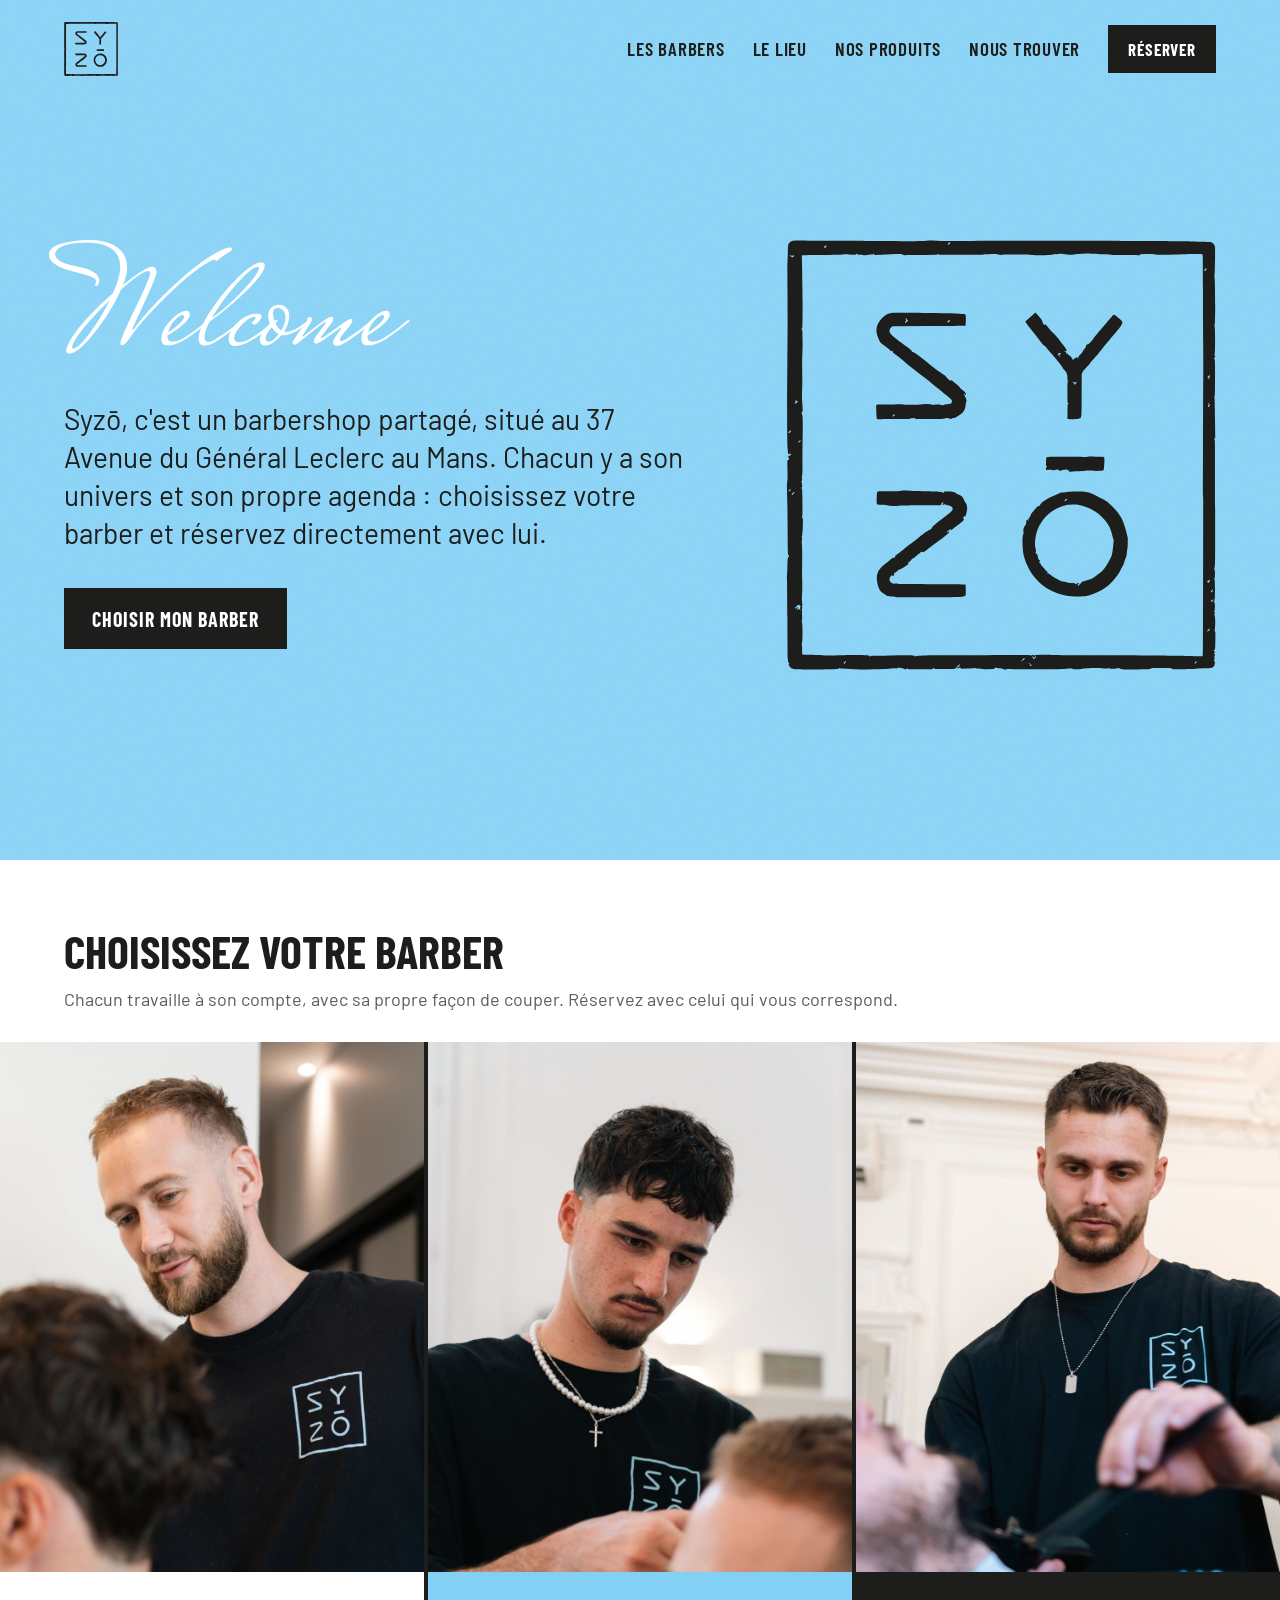
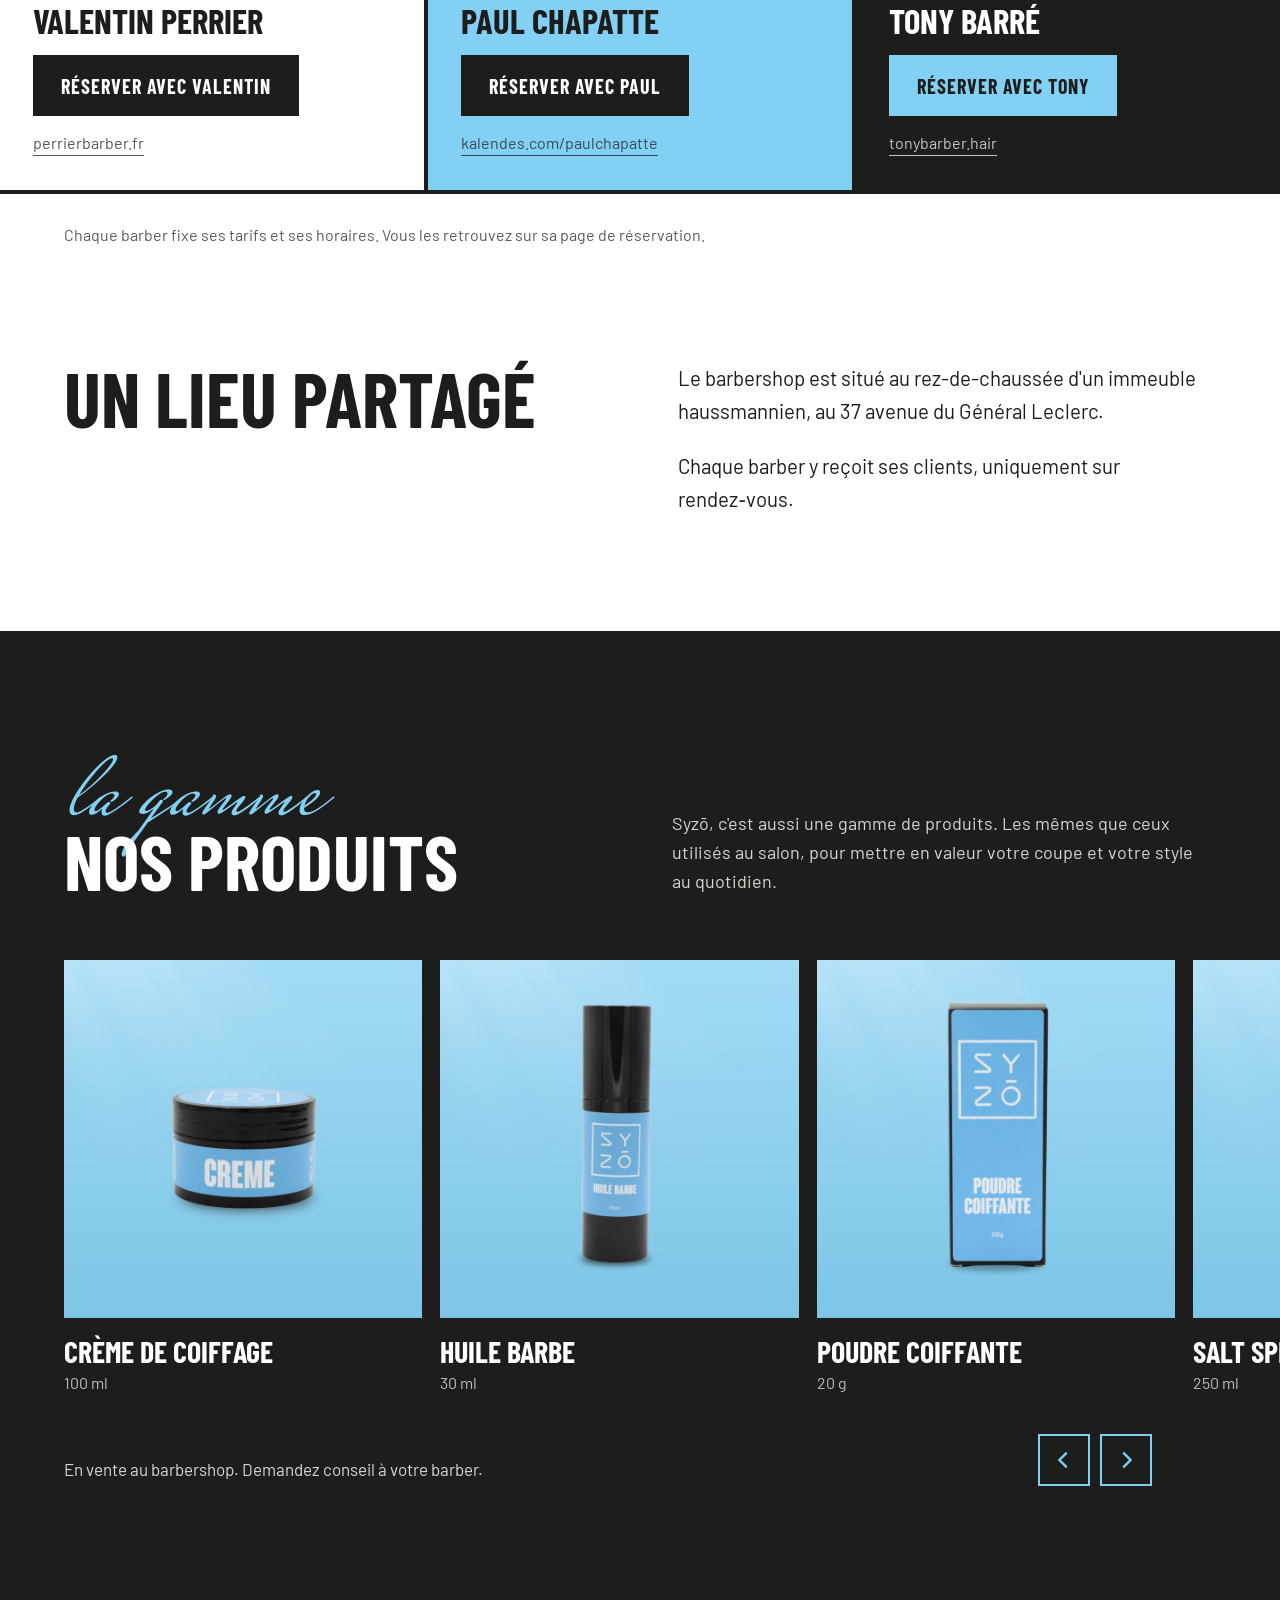
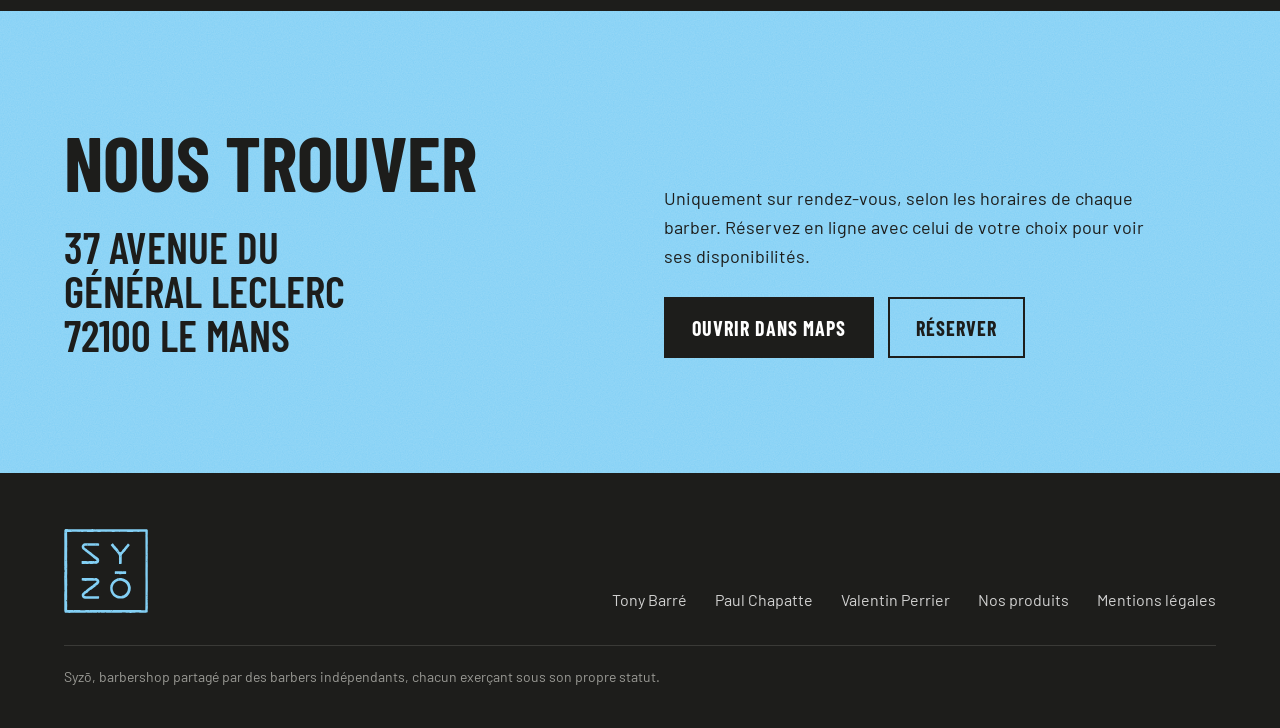
<file: index (8).html>
<!DOCTYPE html>
<html lang="fr">
<head>
<meta charset="utf-8">
<meta name="viewport" content="width=device-width, initial-scale=1">
<title>Syzo, barbershop au Mans</title>
<meta name="description" content="Syzo, le barbershop partagé par des barbers indépendants au Mans. Chacun son style : réservez directement avec le barber de votre choix.">
<link rel="icon" href="favicon.svg" type="image/svg+xml">
<link rel="stylesheet" href="fonts/fonts.css">
<style>
  :root{
    --ciel:#83D0F5;
    --encre:#1D1D1B;
    --blanc:#FFFFFF;
    --ciel-pale:#E6F5FD;
    --gris:#5B5B57;
    --titre:"Barlow Condensed", "Arial Narrow", sans-serif;
    --texte:"Barlow", system-ui, sans-serif;
    --signature:"Mrs Saint Delafield", cursive;
    --marge:clamp(20px, 5vw, 72px);
  }
  *{box-sizing:border-box;margin:0;padding:0}
  html{scroll-behavior:smooth}
  @media (prefers-reduced-motion:reduce){html{scroll-behavior:auto}*{animation:none!important;transition:none!important}}
  body{font-family:var(--texte);font-size:18px;line-height:1.6;color:var(--encre);background:var(--blanc);-webkit-font-smoothing:antialiased}
  a{color:inherit}
  img,svg{display:block}
  :focus-visible{outline:3px solid var(--encre);outline-offset:3px}
  .sur-encre :focus-visible{outline-color:var(--ciel)}

  /* Texture légère, comme le fond ciel de la charte */
  .texture{position:relative;isolation:isolate}
  .texture::before{content:"";position:absolute;inset:0;z-index:-1;opacity:.18;pointer-events:none;
    background-image:url("data:image/svg+xml,%3Csvg xmlns='http://www.w3.org/2000/svg' width='220' height='220'%3E%3Cfilter id='n'%3E%3CfeTurbulence type='fractalNoise' baseFrequency='.85' numOctaves='3' stitchTiles='stitch'/%3E%3CfeColorMatrix values='0 0 0 0 1 0 0 0 0 1 0 0 0 0 1 0 0 0 .9 0'/%3E%3C/filter%3E%3Crect width='100%25' height='100%25' filter='url(%23n)'/%3E%3C/svg%3E");}

  .logo{color:currentColor}

  /* En-tête */
  header{position:absolute;top:0;left:0;right:0;z-index:10;display:flex;align-items:center;justify-content:space-between;padding:22px var(--marge)}
  header .logo{width:54px;height:54px}
  nav{display:flex;align-items:center;gap:28px}
  nav a{font-family:var(--titre);font-weight:600;font-size:19px;letter-spacing:.04em;text-transform:uppercase;text-decoration:none}
  nav a:hover{text-decoration:underline;text-underline-offset:5px;text-decoration-thickness:2px}
  .bouton{display:inline-block;font-family:var(--titre);font-weight:700;font-size:20px;letter-spacing:.05em;text-transform:uppercase;text-decoration:none;padding:13px 26px 12px;border:2.5px solid currentColor;transition:background .15s,color .15s}
  .bouton.plein{background:var(--encre);color:var(--blanc);border-color:var(--encre)}
  .bouton.plein:hover{background:transparent;color:var(--encre)}
  nav .bouton{font-size:17px;padding:9px 18px 8px}
  @media (max-width:720px){nav a:not(.bouton){display:none}}

  /* Hero */
  .hero{background:var(--ciel);min-height:min(100vh,860px);display:grid;grid-template-columns:1.2fr .8fr;align-items:center;gap:clamp(32px,6vw,96px);padding:130px var(--marge) 80px}
  .logo-titre{width:clamp(220px,40vw,560px);aspect-ratio:1;animation:monte .9s cubic-bezier(.2,.7,.2,1) both}
  .logo-titre svg{width:100%;height:100%}
  .welcome{display:block;font-family:var(--signature);color:var(--blanc);font-size:clamp(96px,11vw,170px);line-height:.9;margin:0 0 clamp(4px,1vw,14px) -.04em}
  .cache{position:absolute;width:1px;height:1px;overflow:hidden;clip:rect(0 0 0 0);white-space:nowrap}
  .hero h1{font-family:var(--titre);font-weight:700;text-transform:uppercase;font-size:clamp(110px,17vw,270px);line-height:.85;letter-spacing:-.005em}
  .hero h1 span{display:block}
  .hero p{max-width:22em;font-size:clamp(22px,2.2vw,32px);line-height:1.35}
  .hero .actions{margin-top:36px;display:flex;flex-wrap:wrap;gap:14px;align-items:center}
  .hero .logo-grand{width:100%;max-width:460px;justify-self:end;aspect-ratio:1}
  .hero .logo-grand svg{width:100%;height:100%}
  .noms{font-family:var(--signature);font-size:clamp(40px,4vw,56px);line-height:1;margin-top:26px;display:block}
  @media (max-width:860px){
    .hero{grid-template-columns:1fr;padding-top:110px;padding-bottom:56px;min-height:0}
    .hero .logo-grand{display:none}
  }

  /* Bandeau */
  .bandeau{background:var(--encre);color:var(--blanc);padding:26px var(--marge);display:flex;flex-wrap:wrap;gap:12px 48px;justify-content:space-between;align-items:baseline}
  .bandeau strong{font-family:var(--titre);font-weight:600;font-size:clamp(22px,2.4vw,30px);text-transform:uppercase;letter-spacing:.03em}
  .bandeau span{color:#CFCFCB;font-size:17px}

  /* Barbiers */
  .barbiers-intro{padding:clamp(44px,5.5vw,76px) var(--marge) 28px;max-width:1100px}
  h2{font-family:var(--titre);font-weight:700;text-transform:uppercase;font-size:clamp(44px,6vw,84px);line-height:.92}
  .barbiers-intro p{margin-top:12px;max-width:none;color:var(--gris)}

  #liste-barbers{display:grid;grid-template-columns:repeat(3,1fr);gap:4px;background:var(--encre);border-bottom:4px solid var(--encre)}
  .barbier{display:flex;flex-direction:column}
    .barbier.blanc{background:var(--blanc);color:var(--encre)}
  .barbier.ciel{background:var(--ciel);color:var(--encre)}
  .barbier.encre{background:var(--encre);color:var(--blanc)}

  .portrait{position:relative;overflow:hidden;aspect-ratio:4/5}
  .portrait img{position:absolute;inset:0;width:100%;height:100%;object-fit:cover}
  .portrait .vide{position:absolute;inset:clamp(18px,3vw,36px);border:2.5px dashed currentColor;opacity:.55;display:flex;align-items:center;justify-content:center;text-align:center;font-family:var(--titre);font-size:20px;letter-spacing:.04em;text-transform:uppercase;padding:20px}
  .barbier.blanc .portrait{background:var(--ciel-pale)}
  .barbier.ciel .portrait{background:#6CC3EC}
  .barbier.encre .portrait{background:#2A2A27}

  .fiche{flex:1;padding:clamp(24px,2.6vw,40px) clamp(20px,2.6vw,40px);display:flex;flex-direction:column;justify-content:center;position:relative}
  .signature{font-family:var(--signature);font-size:clamp(40px,3.6vw,58px);line-height:.8;display:block;margin-bottom:-.18em;margin-left:-.06em;color:var(--ciel)}
  .barbier.ciel .signature{color:var(--blanc)}
  .barbier.blanc .signature{color:#55B9E8}
  .fiche h3{font-family:var(--titre);font-weight:700;text-transform:uppercase;font-size:clamp(28px,2.7vw,44px);line-height:.92;position:relative}
  .fiche .description{margin-top:14px;max-width:30em;font-size:19px}
  .fiche .description.provisoire{font-style:italic;opacity:.7}
  .fiche .actions{margin-top:18px;display:flex;flex-direction:column;gap:14px;align-items:flex-start}
  .fiche .site{font-size:16px;opacity:.75;text-decoration:none;border-bottom:1px solid currentColor}
  .fiche .site:hover{opacity:1}
  .barbier.encre .bouton.plein{background:var(--ciel);color:var(--encre);border-color:var(--ciel)}
  .barbier.encre .bouton.plein:hover{background:transparent;color:var(--ciel)}

  @media (max-width:820px){
    #liste-barbers{display:grid;grid-template-columns:1fr;gap:3px;background:var(--encre);border-top:3px solid var(--encre);border-bottom:3px solid var(--encre)}
    .barbier{display:grid;grid-template-columns:36% 1fr;align-items:center}
    .barbier:nth-child(2){grid-template-columns:1fr 36%}
    .barbier:nth-child(2) .portrait{order:2}
    .portrait{width:100%;height:auto;aspect-ratio:4/5;align-self:start}
    .fiche{padding:18px 18px 18px 20px}
    .signature{font-size:44px;margin-bottom:-.14em}
    .fiche h3{font-size:clamp(26px,7.4vw,36px)}
    .fiche .actions{margin-top:14px;gap:8px 14px}
    .fiche .bouton{font-size:15px;padding:9px 12px 8px;border-width:2px}
    .fiche .site{font-size:13px}
  }

  .note{padding:28px var(--marge) 0;color:var(--gris);font-size:16px;max-width:60em}

  #titre-barbers{font-size:clamp(30px,3.6vw,52px)}

  /* Le lieu */
  .lieu{display:grid;grid-template-columns:1fr 1fr;gap:clamp(24px,6vw,96px);padding:clamp(72px,9vw,120px) var(--marge);align-items:start}
  .lieu .texte p{font-size:clamp(19px,1.6vw,22px)}
  .lieu .texte p{margin-top:22px;max-width:32em}
  .lieu .texte p:first-of-type{margin-top:0}
  .principes{margin-top:0;display:grid;gap:0;border-top:2.5px solid var(--encre)}
  .principes div{padding:18px 0;border-bottom:1px solid #C9C9C4;display:grid;grid-template-columns:150px 1fr;gap:16px;align-items:baseline}
  .principes dt{font-family:var(--titre);font-weight:700;text-transform:uppercase;font-size:24px;line-height:1.1}
  .principes dd{color:var(--gris)}
  .galerie{padding:0 0 clamp(80px,10vw,130px)}
  .piste{display:flex;gap:14px;overflow-x:auto;scroll-snap-type:x mandatory;padding:0 var(--marge) 18px;scroll-padding:0 var(--marge);scrollbar-width:thin;scrollbar-color:var(--encre) transparent}
  .piste figure{flex:0 0 auto;height:clamp(300px,42vw,520px);aspect-ratio:3/4;scroll-snap-align:start;background:var(--ciel-pale);position:relative;margin:0}
  .piste figure.large{aspect-ratio:4/3}
  .piste figure img{width:100%;height:100%;object-fit:cover}
  .piste figure span{position:absolute;inset:14px;border:2px dashed #7FAFC6;display:flex;align-items:center;justify-content:center;font-family:var(--titre);text-transform:uppercase;letter-spacing:.04em;color:#4F8AA6;text-align:center;padding:10px}
  .commandes{display:flex;gap:10px;justify-content:flex-end;padding:14px var(--marge) 0}
  .commandes button{width:52px;height:52px;border:2.5px solid var(--encre);background:transparent;color:var(--encre);cursor:pointer;display:flex;align-items:center;justify-content:center}
  .commandes button:hover{background:var(--encre);color:var(--blanc)}
  .commandes svg{width:22px;height:22px}
  @media (max-width:860px){.lieu{grid-template-columns:1fr}.principes div{grid-template-columns:1fr;gap:4px}}

  /* Produits */
  .produits{background:var(--encre);color:var(--blanc);padding:clamp(80px,10vw,140px) var(--marge)}
  .produits .entete{display:grid;grid-template-columns:1fr 1fr;gap:clamp(24px,5vw,80px);align-items:end}
  .produits .entete p{max-width:30em;color:#D6D6D2}
  .produits .signature-titre{font-family:var(--signature);color:var(--ciel);font-size:clamp(70px,8vw,120px);line-height:.8;display:block;margin-bottom:-.15em}
  .gamme{list-style:none;margin:clamp(40px,5vw,64px) calc(var(--marge) * -1) 0;padding:0 var(--marge) 16px;display:flex;gap:18px;overflow-x:auto;scroll-snap-type:x mandatory;scroll-padding:0 var(--marge);scrollbar-width:thin;scrollbar-color:var(--ciel) transparent}
  .gamme li{flex:0 0 clamp(240px,28vw,380px);scroll-snap-align:start}
  .gamme img{width:100%;aspect-ratio:1;object-fit:cover;display:block}
  .gamme h3{font-family:var(--titre);font-weight:700;text-transform:uppercase;font-size:30px;line-height:1;margin-top:18px}
  .gamme p{color:#BDBDB8;font-size:16px;margin-top:4px}
  .produits .commandes{display:flex;gap:10px;justify-content:flex-end;margin-top:8px}
  .produits .commandes button{width:52px;height:52px;border:2.5px solid var(--ciel);background:transparent;color:var(--ciel);cursor:pointer;display:flex;align-items:center;justify-content:center}
  .produits .commandes button:hover{background:var(--ciel);color:var(--encre)}
  .produits .commandes svg{width:22px;height:22px}
  .produits .dispo{margin-top:-30px;max-width:calc(100% - 140px);color:#D6D6D2;font-size:17px}
  @media (max-width:960px){.produits .entete{grid-template-columns:1fr}}

  /* Infos */
  .infos{background:var(--ciel);padding:clamp(72px,9vw,120px) var(--marge);display:grid;grid-template-columns:1fr 1fr;gap:48px;align-items:end}
  .infos address{font-style:normal;font-family:var(--titre);font-weight:600;text-transform:uppercase;font-size:clamp(30px,3.4vw,46px);line-height:1.02;margin-top:28px}
  .infos .colonne p{max-width:28em}
  .infos .colonne .actions{margin-top:26px;display:flex;flex-wrap:wrap;gap:14px}
  @media (max-width:860px){.infos{grid-template-columns:1fr}}

  footer{background:var(--encre);color:var(--blanc);padding:56px var(--marge) 40px;display:flex;flex-wrap:wrap;gap:32px;justify-content:space-between;align-items:flex-end}
  footer .logo{width:84px;height:84px;color:var(--ciel)}
  footer ul{list-style:none;display:flex;flex-wrap:wrap;gap:10px 28px;font-size:16px}
  footer a{text-decoration:none;opacity:.8}
  footer a:hover{opacity:1;text-decoration:underline}
  footer small{display:block;width:100%;color:#9A9A95;font-size:14px;border-top:1px solid #3A3A37;padding-top:20px}

  /* Un seul moment animé : l'arrivée du hero */
  @keyframes monte{from{opacity:0;transform:translateY(24px)}to{opacity:1;transform:none}}
  .hero h1 span{animation:monte .7s cubic-bezier(.2,.7,.2,1) both}
  .hero h1 span:nth-child(2){animation-delay:.12s}
  .hero .logo-grand{animation:monte .9s .25s cubic-bezier(.2,.7,.2,1) both}

  /* Mobile : textes plus petits pour une version plus épurée */
  @media (max-width:600px){
    body{font-size:16px}
    nav .bouton{font-size:15px;padding:8px 14px 7px}
    header .logo{width:46px;height:46px}
    .welcome{font-size:78px}
    .hero p{font-size:18px;line-height:1.45}
    .hero .actions{margin-top:26px}
    .bouton{font-size:16px;padding:11px 20px 10px}
    h2{font-size:34px}
    #titre-barbers{font-size:28px}
    .barbiers-intro p,.note{font-size:15px}
    .signature{font-size:35px;margin-bottom:-.12em}
    .fiche h3{font-size:clamp(24px,6.8vw,29px)}
    .fiche .bouton{font-size:15.2px;padding:9px 12px 8px;letter-spacing:.04em}
    .fiche .actions{margin-top:10px}
    .fiche .site{font-size:13.9px}
    .lieu .texte p{font-size:16px}
    .produits .signature-titre{font-size:56px}
    .produits .entete p{font-size:15px}
    .gamme h3{font-size:22px}
    .gamme p,.produits .dispo{font-size:14px}
    .produits .commandes button{width:44px;height:44px}
    .infos address{font-size:26px}
    .infos .colonne p{font-size:15px}
    footer ul{font-size:15px}
    footer small{font-size:12px}
  }
</style>
</head>
<body>

<svg width="0" height="0" style="position:absolute" aria-hidden="true">
  <symbol id="syzo" viewBox="0 0 1563 1564"><path fill-rule="evenodd" fill="currentColor" d="M160.2 1561.1C187.7 1560.5 189.0 1560.4 191.8 1558.3C194.2 1556.5 194.9 1556.4 195.3 1557.5C196.0 1559.1 199.7 1559.4 246.5 1561.0C288.4 1562.5 359.7 1561.1 380.3 1558.3C390.2 1557.0 393.8 1556.9 396.1 1557.7C398.5 1558.6 399.8 1558.5 402.8 1557.3C408.7 1554.7 418.4 1555.2 425.0 1558.3C431.6 1561.5 434.9 1561.7 438.3 1559.0C439.7 1557.9 441.1 1557.0 441.4 1557.0C441.7 1557.0 442.0 1557.9 442.0 1559.0C442.0 1561.0 442.7 1561.0 486.5 1561.0L531.1 1561.0L533.7 1558.2C535.1 1556.7 536.4 1556.0 536.7 1556.5C538.1 1560.3 537.7 1560.3 574.6 1560.4C612.5 1560.5 617.0 1560.1 617.0 1556.8C617.0 1555.7 617.8 1554.6 619.0 1554.3C620.1 1554.0 621.0 1553.4 621.0 1552.9C621.0 1551.0 629.2 1543.1 630.6 1543.7C631.4 1544.0 632.0 1544.6 632.0 1545.1C632.0 1546.9 624.7 1554.0 622.9 1554.0C621.5 1554.0 621.0 1554.7 621.0 1556.6C621.0 1559.5 623.4 1559.3 628.2 1555.9C631.7 1553.5 631.8 1553.5 634.7 1556.6L637.1 1559.3L660.3 1558.6C673.3 1558.2 685.0 1557.3 686.8 1556.7C689.7 1555.7 690.3 1555.8 691.2 1557.4C692.0 1558.9 693.0 1559.1 697.1 1558.5C700.5 1558.0 702.8 1558.3 704.9 1559.3C707.4 1560.5 712.2 1560.8 731.6 1560.5L755.3 1560.3L757.3 1557.6C758.4 1556.0 759.6 1555.3 760.3 1555.7C761.0 1556.2 766.5 1556.7 772.6 1557.0C781.1 1557.4 784.2 1557.9 785.6 1559.2C788.5 1561.7 795.7 1562.3 802.1 1560.6C806.0 1559.6 809.0 1559.4 811.6 1560.0C816.9 1561.1 963.4 1561.8 984.0 1560.9C993.1 1560.4 1009.5 1559.7 1020.5 1559.1C1037.2 1558.3 1040.7 1558.4 1042.4 1559.6C1044.8 1561.2 1070.2 1561.6 1074.3 1560.1C1082.3 1557.0 1135.5 1555.6 1154.0 1557.9C1159.4 1558.6 1163.8 1558.6 1167.5 1557.9C1171.7 1557.1 1174.0 1557.2 1176.8 1558.2C1182.0 1560.0 1199.4 1559.7 1204.7 1557.7C1208.6 1556.2 1209.1 1556.3 1212.7 1558.1C1219.6 1561.7 1229.9 1562.2 1278.0 1561.5C1321.7 1560.9 1327.5 1560.4 1326.5 1557.7C1326.1 1556.8 1333.8 1556.6 1362.2 1556.8C1396.6 1557.1 1398.7 1557.2 1402.9 1559.2C1407.1 1561.2 1408.2 1561.3 1443.9 1560.7C1464.0 1560.3 1485.0 1559.6 1490.5 1559.0C1496.0 1558.4 1510.2 1557.8 1522.0 1557.6C1548.0 1557.2 1552.5 1555.8 1557.0 1547.0C1559.8 1541.5 1559.8 1532.5 1557.0 1530.8C1554.5 1529.2 1554.5 1527.8 1557.0 1525.5C1559.4 1523.3 1559.5 1521.2 1557.5 1518.3C1556.1 1516.3 1556.2 1515.8 1558.0 1512.7C1560.0 1509.3 1560.0 1509.3 1558.0 1506.8C1556.3 1504.6 1556.2 1504.1 1557.5 1502.4C1559.6 1499.6 1559.4 1495.9 1557.0 1495.3C1554.4 1494.6 1554.3 1491.0 1556.9 1491.0C1560.0 1491.0 1560.3 1488.8 1560.8 1456.1C1561.2 1427.4 1561.1 1424.5 1559.6 1423.4C1558.0 1422.3 1558.0 1421.3 1559.0 1413.8C1561.0 1400.0 1560.6 1371.4 1558.5 1366.1C1557.1 1362.7 1556.9 1361.3 1557.8 1359.9C1559.4 1357.3 1559.3 1354.9 1557.3 1352.1C1555.8 1349.9 1555.8 1349.6 1557.3 1348.5C1559.7 1346.8 1560.0 1322.3 1557.6 1318.9C1555.6 1316.0 1555.6 1314.1 1557.4 1312.1C1559.9 1309.3 1560.1 1237.4 1557.6 1233.8C1556.0 1231.4 1556.0 1231.0 1557.3 1231.0C1559.8 1231.0 1560.2 1202.6 1557.8 1198.9C1556.2 1196.4 1556.2 1196.0 1558.2 1190.9C1560.2 1185.5 1560.2 1185.0 1560.0 977.0C1559.7 709.2 1559.9 731.2 1557.8 727.4C1556.1 724.3 1556.1 724.1 1558.2 721.5L1560.3 718.8L1559.5 648.3C1559.1 609.5 1558.4 576.6 1558.0 575.2C1557.6 573.7 1556.9 571.7 1556.5 570.8C1556.0 569.5 1556.3 569.0 1557.4 569.0C1559.3 569.0 1559.2 572.1 1559.6 510.0C1560.1 451.2 1559.4 432.0 1556.9 432.0C1555.8 432.0 1555.0 431.3 1555.0 430.5C1555.0 429.7 1555.9 429.0 1557.0 429.0C1559.8 429.0 1560.8 422.9 1558.5 419.4C1557.2 417.3 1557.1 416.6 1558.1 415.3C1560.3 412.7 1560.5 323.6 1558.4 315.9C1556.9 310.6 1556.9 309.8 1558.2 308.2C1561.3 304.6 1560.5 134.0 1557.4 134.0C1556.6 134.0 1556.0 133.6 1556.0 133.0C1556.0 132.4 1556.6 132.0 1557.3 132.0C1558.9 132.0 1560.7 37.2 1559.4 26.9C1558.3 18.0 1555.2 13.2 1548.5 9.7C1544.8 7.7 1542.2 7.5 1511.5 6.8C1493.3 6.4 1469.5 5.6 1458.5 5.0C1419.1 3.0 801.0 1.8 641.3 3.5C581.7 4.1 558.7 4.0 544.7 3.0C529.8 2.0 523.3 2.0 509.5 3.1C500.1 3.8 480.6 4.4 466.0 4.3C451.4 4.2 394.1 3.9 338.5 3.5C188.4 2.6 160.7 2.5 147.5 2.9C140.9 3.0 111.4 2.9 82.0 2.5C24.1 1.7 23.8 1.7 15.8 7.0C7.5 12.5 6.6 15.9 6.3 40.0C6.2 51.3 5.7 66.8 5.1 74.5C4.5 83.1 4.4 121.2 4.8 174.0C5.6 270.1 5.5 336.6 4.5 444.0C2.9 600.7 3.4 739.2 5.6 761.5C7.4 780.0 8.0 782.0 11.1 778.9C13.5 776.5 16.6 776.5 17.9 778.9C18.8 780.5 18.2 781.1 13.2 783.6C6.8 786.8 6.0 788.5 9.0 792.0C11.7 795.1 11.5 796.6 8.3 798.7C3.9 801.5 4.0 801.1 4.7 829.0C5.0 843.6 5.3 856.9 5.2 858.5C5.2 860.1 5.1 864.1 5.1 867.2C5.0 870.4 4.6 875.0 4.0 877.4C2.6 883.6 2.6 895.3 4.0 948.0C4.7 973.6 5.4 1025.1 5.5 1062.5C5.8 1136.5 6.1 1143.9 9.1 1146.6C11.6 1148.8 11.5 1149.8 8.6 1152.5C5.8 1155.1 5.4 1159.0 4.5 1192.0C4.2 1203.3 3.6 1215.9 3.1 1220.0C2.5 1224.8 2.5 1229.8 3.1 1234.0C3.7 1238.0 4.3 1291.7 4.6 1372.5C4.8 1445.1 5.4 1511.7 6.0 1520.4C7.0 1535.9 7.3 1537.2 10.5 1538.3C11.1 1538.6 11.1 1539.9 10.3 1542.1C9.1 1545.1 9.2 1545.8 11.5 1549.1C17.0 1557.5 22.8 1560.1 38.0 1561.0C52.9 1561.9 123.4 1562.0 160.2 1561.1ZM888.0 1547.0C886.9 1545.9 886.0 1544.3 886.0 1543.5C886.0 1542.7 885.4 1542.0 884.6 1542.0C883.4 1542.0 882.0 1540.0 882.0 1538.4C882.0 1536.8 885.2 1538.5 886.0 1540.5C886.5 1541.9 887.6 1543.0 888.4 1543.0C889.8 1543.0 893.0 1546.6 893.0 1548.2C893.0 1549.7 890.0 1549.0 888.0 1547.0ZM209.7 1540.3C208.1 1538.8 213.7 1532.0 216.6 1532.0C218.9 1532.0 218.2 1534.7 214.9 1537.9C211.8 1541.1 210.8 1541.5 209.7 1540.3ZM1485.5 1540.0C1484.3 1538.1 1489.4 1532.0 1492.2 1532.0C1494.0 1532.0 1492.8 1536.3 1490.4 1538.5C1487.5 1541.2 1486.4 1541.5 1485.5 1540.0ZM855.0 1532.0C855.0 1531.4 855.7 1530.7 856.5 1530.4C857.3 1530.0 858.7 1528.3 859.6 1526.4C861.5 1522.5 865.7 1519.3 867.2 1520.8C868.6 1522.2 866.2 1525.7 862.0 1528.3C860.1 1529.4 858.1 1531.0 857.7 1531.7C856.7 1533.3 855.0 1533.4 855.0 1532.0ZM898.4 1521.1C898.0 1519.4 897.0 1518.0 895.9 1517.7C893.6 1517.1 893.4 1515.2 895.6 1514.3C896.6 1513.9 898.1 1514.7 899.6 1516.4C902.5 1519.4 905.0 1519.8 905.0 1517.2C905.0 1515.3 906.8 1513.0 908.2 1513.0C909.8 1513.0 909.0 1516.9 907.2 1518.2C906.1 1518.9 904.8 1520.5 904.1 1521.8C902.4 1525.1 899.1 1524.7 898.4 1521.1ZM302.8 1512.8C301.4 1510.6 300.4 1510.5 285.4 1509.8C260.0 1508.8 221.2 1508.9 199.4 1510.1C183.3 1511.0 169.9 1510.9 130.4 1509.6C103.5 1508.7 76.8 1508.0 71.0 1508.2C65.2 1508.3 59.9 1508.1 59.2 1507.7C58.3 1507.1 58.0 1502.2 58.0 1489.1C58.0 1478.4 57.6 1471.0 57.0 1470.4C56.3 1469.7 56.5 1468.1 57.7 1465.4C60.3 1459.8 60.0 1393.8 57.4 1388.4C55.9 1385.3 55.9 1384.7 57.2 1383.2C58.5 1381.8 58.6 1378.9 57.9 1364.0C57.4 1353.2 57.5 1342.1 58.1 1335.1C58.9 1326.5 58.8 1321.5 57.9 1315.3C56.9 1308.8 56.9 1303.3 57.9 1289.3C58.7 1277.2 58.9 1261.4 58.4 1240.0C58.1 1222.7 57.8 1204.9 57.9 1200.5C58.8 1154.8 58.5 1111.0 57.4 1106.8C56.4 1103.1 56.4 1100.1 57.3 1093.0C58.1 1086.3 58.1 1083.2 57.3 1081.0C56.4 1078.7 56.5 1077.8 57.4 1077.3C58.9 1076.4 61.0 1046.7 61.0 1025.8C61.0 1011.9 60.6 1010.3 56.8 1008.6C55.9 1008.2 56.1 1007.6 57.6 1006.5C59.6 1005.0 59.6 1004.6 59.3 960.2C59.0 912.0 58.6 905.8 56.4 903.9C54.6 902.4 54.6 901.0 56.5 901.0C59.0 901.0 58.9 885.7 56.4 880.7C55.0 878.2 55.1 877.7 56.9 875.1C58.7 872.7 58.8 871.7 57.9 869.1C57.2 867.2 57.1 864.4 57.6 862.2C59.2 854.2 60.0 824.3 59.2 801.5C59.0 796.5 59.2 773.1 59.6 749.5C61.1 661.8 60.9 640.1 58.1 634.2L55.7 629.2L57.9 626.4C60.5 623.1 60.6 618.2 58.5 589.0C57.3 572.5 57.2 564.2 58.1 546.0C58.8 532.0 58.9 506.5 58.5 478.3C58.0 446.7 58.2 426.5 59.1 411.3C59.9 396.3 60.1 379.7 59.5 357.8L58.8 326.2L56.3 325.5C53.4 324.8 53.8 322.5 56.9 322.6C59.4 322.7 59.3 323.8 59.7 272.0C59.8 253.6 60.0 235.6 60.0 232.0C60.2 222.5 58.1 94.4 57.5 74.5C57.1 65.1 57.3 56.9 57.8 56.2C58.5 55.2 72.6 54.8 127.1 54.5C172.1 54.3 199.5 53.7 207.3 52.9C216.6 51.9 221.2 51.9 228.8 52.8C242.6 54.5 253.0 54.4 253.0 52.5C253.0 49.1 258.0 48.7 259.2 52.1C260.3 55.0 293.0 56.2 300.4 53.5C302.8 52.7 306.1 52.3 309.0 52.7C312.5 53.1 314.4 52.8 316.3 51.6C318.8 49.9 318.9 49.9 320.0 52.1L321.2 54.3L347.4 53.6C361.7 53.2 376.9 52.5 381.0 52.0C389.6 51.0 415.7 50.7 421.2 51.6C423.3 52.0 425.0 52.8 425.0 53.5C425.0 55.3 432.1 55.7 445.0 54.9C450.8 54.5 476.4 54.1 501.9 54.1L548.4 54.0L550.8 51.7C553.1 49.5 553.2 49.5 554.6 51.5C556.1 53.5 557.4 53.5 634.3 53.8C700.5 54.0 713.4 53.8 718.5 52.6C722.8 51.5 726.3 51.3 731.0 51.9C734.6 52.3 738.8 52.3 740.5 51.9C746.6 50.1 765.1 50.8 771.5 53.1C776.9 55.0 778.1 55.1 783.0 54.0C791.5 52.1 878.4 52.6 895.5 54.7C911.2 56.5 960.9 55.0 971.4 52.4C974.7 51.5 978.3 51.1 979.4 51.4C980.6 51.7 985.2 51.4 989.7 50.8C996.6 49.8 999.3 49.9 1007.7 51.3C1021.9 53.8 1037.3 54.5 1044.5 53.0C1047.8 52.3 1057.5 51.4 1066.0 50.9C1074.5 50.4 1085.3 49.7 1089.9 49.4C1094.5 49.1 1102.8 49.4 1108.4 50.0C1113.9 50.6 1130.2 51.3 1144.5 51.6C1158.8 51.9 1175.7 52.7 1182.2 53.6C1191.2 54.7 1202.4 55.0 1231.2 54.8C1251.7 54.6 1272.6 54.9 1277.7 55.4C1286.8 56.2 1286.8 56.2 1287.2 53.8L1287.5 51.5L1308.5 51.2C1324.0 51.0 1333.0 51.3 1343.0 52.6C1357.3 54.4 1410.4 54.1 1444.0 52.0C1468.4 50.5 1511.3 50.7 1513.6 52.4C1515.5 53.8 1515.5 56.3 1515.7 173.2C1515.9 238.8 1516.2 331.6 1516.6 379.5C1516.9 427.4 1517.1 470.1 1517.1 474.5C1517.0 478.9 1516.8 689.9 1516.6 943.5C1516.1 1567.4 1516.3 1510.5 1514.3 1512.6C1512.7 1514.2 1510.3 1514.3 1484.5 1513.7C1469.1 1513.3 1450.7 1512.6 1443.5 1512.0C1433.1 1511.2 1211.8 1509.4 1166.0 1509.7C1094.1 1510.2 1000.7 1509.8 968.5 1508.9C925.9 1507.7 909.2 1508.0 904.7 1510.1C902.6 1511.0 901.7 1511.1 900.8 1510.2C899.3 1508.7 893.4 1508.6 892.5 1510.0C891.7 1511.4 887.3 1511.3 886.4 1509.9C885.9 1509.0 864.3 1508.9 801.1 1509.5C704.9 1510.5 584.7 1510.7 559.5 1510.1C529.8 1509.3 472.9 1511.4 471.8 1513.4C470.7 1515.4 468.0 1515.5 468.0 1513.6C468.0 1512.9 467.0 1511.9 465.8 1511.5C460.3 1509.8 423.4 1509.4 386.0 1510.7C364.3 1511.4 338.4 1511.9 328.5 1511.8C312.8 1511.5 310.2 1511.7 308.0 1513.3C304.9 1515.5 304.5 1515.5 302.8 1512.8ZM1531.0 1422.2C1531.0 1419.6 1538.5 1412.6 1540.4 1413.3C1542.9 1414.3 1542.3 1415.7 1538.0 1420.0C1533.7 1424.3 1531.0 1425.1 1531.0 1422.2ZM38.5 1345.0C37.7 1343.6 38.8 1342.0 40.6 1342.0C41.6 1342.0 42.0 1340.8 42.0 1338.0C42.0 1333.5 40.6 1333.5 36.6 1337.9C35.5 1339.1 34.1 1340.0 33.3 1340.0C30.5 1340.0 32.2 1336.6 37.8 1331.4C43.9 1325.7 47.8 1324.4 48.7 1328.0C49.0 1329.1 50.0 1330.0 51.0 1330.0C53.4 1330.0 54.1 1332.1 52.3 1334.1C49.6 1337.2 49.0 1341.8 51.1 1342.3C53.4 1342.9 53.7 1346.0 51.4 1346.0C50.5 1346.0 49.6 1345.1 49.3 1344.0C48.7 1341.6 42.0 1341.0 42.0 1343.4C42.0 1345.1 39.3 1346.3 38.5 1345.0ZM1544.0 1314.7C1544.0 1312.2 1551.5 1305.9 1552.8 1307.2C1554.6 1309.0 1554.3 1309.6 1550.8 1312.9C1547.4 1316.1 1544.0 1317.0 1544.0 1314.7ZM637.9 1297.6C648.8 1295.9 653.0 1294.2 653.0 1291.2C653.5 1272.4 653.0 1253.6 652.0 1252.6C651.2 1251.8 619.1 1251.5 529.0 1251.4C431.8 1251.3 406.7 1251.0 405.5 1250.0C404.4 1249.1 402.4 1248.9 398.7 1249.5C388.2 1250.9 381.3 1247.8 377.3 1239.9C374.5 1234.5 374.9 1231.3 379.1 1224.8C382.2 1220.0 382.3 1219.9 386.4 1220.5C391.5 1221.3 395.8 1218.8 392.8 1216.9C389.9 1215.3 390.7 1213.3 395.6 1210.1C398.1 1208.4 400.3 1207.0 400.5 1207.0C400.8 1207.0 402.9 1205.2 405.1 1203.0C409.5 1198.7 414.5 1195.9 417.0 1196.3C417.9 1196.4 424.7 1192.5 432.3 1187.5C444.9 1179.2 448.3 1176.0 444.5 1176.0C441.7 1176.0 443.0 1173.2 446.7 1170.9C450.8 1168.4 453.3 1166.1 454.6 1163.7C455.5 1162.1 465.4 1155.0 466.7 1155.0C467.2 1155.0 468.5 1153.4 469.8 1151.5C471.3 1149.1 472.8 1148.0 474.4 1148.0C476.2 1148.0 477.0 1147.4 477.2 1145.8C477.4 1144.5 478.3 1143.4 479.5 1143.1C480.6 1142.9 481.9 1142.2 482.3 1141.4C482.7 1140.6 483.7 1140.0 484.5 1140.0C485.3 1140.0 486.6 1138.7 487.4 1137.1C489.2 1133.6 494.7 1132.2 496.7 1134.7C498.2 1136.7 504.3 1133.0 517.5 1122.0C522.4 1117.9 535.5 1108.1 546.5 1100.2C575.1 1079.6 593.0 1064.7 593.0 1061.4C593.0 1059.2 588.2 1059.7 587.0 1062.0C586.4 1063.1 585.3 1064.0 584.5 1064.0C582.3 1064.0 582.7 1062.2 585.2 1060.9C586.5 1060.2 589.4 1058.0 591.7 1055.9C596.5 1051.5 600.0 1050.8 600.0 1054.1C600.0 1056.0 600.4 1055.9 604.1 1052.5C606.3 1050.5 615.0 1043.8 623.4 1037.6C638.0 1026.7 647.0 1018.3 647.0 1015.3C647.0 1014.3 646.4 1014.1 645.0 1014.5C642.9 1015.2 642.1 1012.7 644.0 1011.5C644.5 1011.2 645.0 1010.1 645.0 1009.1C645.0 1008.0 645.9 1006.2 647.0 1004.9L649.0 1002.5L649.6 1004.8C650.7 1008.8 651.7 1007.1 654.9 995.5C660.3 976.1 659.3 964.6 650.9 952.5C649.0 949.7 646.8 945.5 646.1 943.2C643.5 935.3 635.0 927.6 626.7 925.6C625.2 925.2 621.9 923.4 619.4 921.5C612.4 916.1 605.8 914.6 589.7 914.5L575.8 914.5L573.5 917.5L571.1 920.4L568.7 918.2C566.7 916.3 565.2 916.0 559.1 916.0C555.1 916.0 551.1 915.6 550.1 915.0C549.0 914.5 529.3 913.8 503.4 913.5C478.7 913.2 454.4 912.5 449.5 912.0C436.7 910.6 426.2 910.8 413.5 912.5C405.7 913.5 392.7 914.0 368.2 914.0C336.1 914.0 333.9 914.1 332.1 915.9C330.5 917.5 330.2 920.1 329.5 938.0C328.5 964.1 327.1 962.2 348.8 963.1C357.4 963.5 367.4 964.5 371.0 965.4C378.6 967.2 391.4 967.4 412.0 966.0C420.0 965.4 457.1 964.8 494.5 964.6L562.5 964.3L562.8 961.7C563.3 957.5 572.0 951.4 572.0 955.2C572.0 955.9 570.8 957.6 569.3 959.2C566.0 962.7 568.0 963.9 574.2 962.1C577.5 961.1 578.5 961.1 579.8 962.3C580.8 963.1 584.4 964.1 588.0 964.5C595.5 965.3 597.3 966.1 601.7 970.3C611.2 979.2 606.5 985.3 569.0 1012.8C540.3 1033.8 531.9 1041.4 527.9 1050.2C527.2 1051.9 525.9 1053.0 524.6 1053.0C520.3 1053.1 496.8 1069.6 477.0 1086.5C470.1 1092.3 458.9 1100.9 452.0 1105.5C445.1 1110.1 434.6 1118.2 428.5 1123.5C422.4 1128.7 413.7 1135.7 409.0 1138.9C398.9 1145.9 397.0 1147.8 396.1 1152.2C395.5 1155.1 395.0 1155.5 391.9 1155.6C386.4 1155.7 386.3 1155.8 380.8 1160.8C377.9 1163.4 369.9 1170.1 363.0 1175.7C343.5 1191.5 337.6 1198.2 333.2 1210.2C329.4 1220.3 328.8 1227.7 330.5 1239.7C334.3 1265.1 339.3 1275.1 354.0 1285.9C366.2 1295.0 370.4 1296.5 383.6 1296.5C390.2 1296.5 395.2 1296.9 396.1 1297.6C396.9 1298.2 398.1 1298.9 398.7 1299.1C399.4 1299.3 451.2 1299.4 513.7 1299.3C612.4 1299.2 628.9 1299.0 637.9 1297.6ZM1091.3 1294.5C1122.9 1289.8 1164.5 1266.8 1186.4 1242.2C1199.0 1228.0 1211.1 1211.0 1215.7 1201.0C1218.2 1195.8 1221.8 1188.8 1223.9 1185.5C1226.0 1182.2 1228.0 1177.6 1228.4 1175.3C1228.7 1173.1 1231.1 1165.9 1233.7 1159.3C1237.5 1149.7 1238.4 1146.1 1238.7 1140.0C1238.9 1135.9 1239.7 1129.8 1240.5 1126.5C1241.4 1122.6 1242.0 1114.0 1242.2 1102.0L1242.4 1083.5L1237.1 1062.0C1226.0 1016.7 1214.5 996.5 1181.8 964.4C1166.1 949.0 1166.9 949.5 1126.0 928.8C1110.8 921.1 1097.1 917.1 1079.0 915.0C1064.4 913.3 1028.5 914.2 1021.0 916.4C1018.0 917.3 1011.7 918.1 1007.0 918.3C999.6 918.5 997.4 919.1 990.0 922.4C985.3 924.5 977.0 928.2 971.5 930.5C946.3 941.1 927.4 954.1 922.7 963.9C920.7 968.0 920.2 968.5 917.3 968.4C914.5 968.2 913.5 968.9 910.8 972.4C909.0 974.6 904.3 980.0 900.4 984.2C892.9 992.0 889.8 997.0 888.5 1002.7C888.2 1004.5 887.1 1006.6 886.1 1007.2C883.0 1009.5 881.0 1013.4 881.0 1017.2C881.0 1021.5 879.4 1022.3 878.4 1018.4L877.8 1015.9L875.4 1018.1C873.4 1020.0 873.0 1021.3 873.0 1026.5C873.0 1032.1 872.6 1033.3 869.0 1038.6C863.3 1047.0 861.6 1053.3 863.0 1060.8C864.1 1066.2 864.0 1066.9 861.8 1071.0C857.7 1079.0 859.1 1128.6 864.1 1147.7C884.0 1224.8 940.9 1279.1 1015.7 1292.5C1037.0 1296.3 1073.2 1297.2 1091.3 1294.5ZM1544.5 1280.0C1543.8 1278.8 1546.0 1275.4 1548.9 1273.4C1553.5 1270.2 1554.2 1273.6 1549.9 1277.9C1546.7 1281.2 1545.5 1281.6 1544.5 1280.0ZM1060.2 1256.8C1059.4 1256.0 1059.7 1254.9 1061.4 1252.6C1065.4 1247.2 1065.4 1247.0 1061.6 1247.0C1058.6 1247.0 1058.0 1247.4 1058.0 1249.0C1058.0 1251.7 1055.3 1252.7 1053.7 1250.7C1051.9 1248.3 1044.8 1247.1 1033.5 1247.0C1025.5 1247.0 1022.6 1246.5 1019.0 1244.9C1016.5 1243.7 1011.2 1242.4 1007.2 1241.9C999.6 1241.1 999.0 1240.8 978.2 1229.2C974.2 1227.0 967.6 1222.4 963.4 1219.1C958.3 1214.9 955.0 1213.0 953.1 1213.0C949.4 1213.0 948.9 1212.3 950.3 1209.2C951.2 1207.2 951.2 1206.6 950.1 1206.2C947.5 1205.3 941.1 1198.9 938.6 1194.5C937.2 1192.2 933.8 1188.3 931.0 1186.0C927.6 1183.2 926.0 1181.1 926.0 1179.5C926.0 1178.1 924.8 1176.2 922.9 1174.8L919.9 1172.4L921.7 1169.2L923.5 1166.0L920.4 1163.5C917.7 1161.4 917.0 1160.0 916.1 1154.3C914.5 1145.1 913.5 1142.8 910.0 1140.8C907.0 1139.1 905.8 1134.8 908.0 1133.5C909.6 1132.5 909.2 1127.8 907.0 1121.5C903.2 1110.6 904.9 1084.0 910.6 1064.2C924.7 1015.1 967.1 975.4 1017.0 964.5C1027.1 962.3 1052.7 961.4 1061.6 962.9C1079.3 966.0 1108.3 977.2 1122.3 986.3C1156.1 1008.3 1178.6 1038.2 1185.1 1069.8C1186.1 1074.9 1187.9 1082.2 1189.1 1085.9L1191.1 1092.8L1189.0 1113.6C1185.8 1145.6 1184.2 1150.8 1171.4 1172.3C1158.2 1194.3 1151.3 1202.8 1139.0 1211.8C1134.9 1214.9 1129.1 1219.6 1126.1 1222.2C1118.7 1228.9 1109.8 1233.1 1091.8 1238.5L1076.5 1243.1L1071.0 1248.9C1063.2 1257.0 1061.6 1258.2 1060.2 1256.8ZM1532.9 1244.9C1530.5 1242.5 1530.8 1239.7 1533.5 1239.2C1534.6 1239.0 1536.3 1238.1 1537.2 1237.3C1540.8 1234.1 1542.1 1236.5 1539.7 1241.9C1537.3 1247.5 1536.0 1248.0 1532.9 1244.9ZM1013.2 950.3C1011.1 949.5 1011.8 947.5 1015.4 944.1C1018.6 941.0 1022.0 940.4 1022.0 942.8C1022.0 944.3 1014.5 950.8 1013.2 950.3ZM20.3 925.3C19.7 923.7 27.0 916.0 29.1 916.0C31.2 916.0 29.7 920.0 26.3 923.3C22.2 927.4 21.2 927.8 20.3 925.3ZM8.5 913.9C7.4 912.3 13.2 906.1 15.8 906.0C18.0 906.0 17.1 908.8 13.9 911.9C10.6 915.2 9.5 915.6 8.5 913.9ZM1059.5 841.1C1069.4 840.5 1081.8 839.5 1087.0 838.9C1092.2 838.3 1098.8 838.0 1101.5 838.4C1118.6 840.5 1151.6 839.8 1154.1 837.3C1156.7 834.7 1158.7 792.3 1156.3 789.9C1155.5 789.1 1149.7 788.6 1137.8 788.5C1128.3 788.3 1116.2 787.9 1110.9 787.5C1103.6 786.9 1100.1 787.1 1095.9 788.3C1091.9 789.4 1089.2 789.6 1085.5 789.0C1082.8 788.5 1051.7 788.1 1016.5 788.1C957.5 788.0 952.2 788.1 949.0 789.8L945.5 791.5L945.2 807.2C945.0 822.5 945.0 823.0 947.0 823.0C949.6 823.0 949.6 825.6 947.0 826.3C945.4 826.7 945.0 827.7 945.0 831.5L945.0 836.1L955.5 835.9C962.6 835.7 966.4 836.0 967.2 836.8C969.1 838.7 979.6 837.3 983.8 834.7C984.5 834.2 985.6 834.3 986.3 834.8C987.0 835.3 988.9 836.0 990.5 836.4C992.1 836.8 994.2 837.8 995.2 838.7C996.6 840.0 997.2 840.0 1000.2 838.4C1002.0 837.4 1006.4 836.3 1010.0 835.8C1013.6 835.4 1017.8 834.8 1019.3 834.4C1021.6 833.9 1022.2 834.1 1022.7 835.9C1023.4 838.5 1026.6 838.7 1029.2 836.3C1030.2 835.4 1031.0 835.1 1031.0 835.6C1031.0 836.1 1030.0 837.4 1028.8 838.4L1026.7 840.3L1029.1 841.6C1030.6 842.5 1033.3 842.9 1036.5 842.6C1039.2 842.3 1049.6 841.6 1059.5 841.1ZM43.6 736.2C43.0 735.1 49.8 728.0 51.5 728.0C53.9 728.0 53.2 730.9 50.1 734.1C47.2 736.9 44.6 737.8 43.6 736.2ZM8.4 700.9C7.7 699.7 13.7 693.0 15.6 693.0C18.6 693.0 18.1 695.5 14.7 698.7C10.8 702.2 9.5 702.7 8.4 700.9ZM389.5 650.7C397.2 650.7 412.1 650.9 422.5 651.0C437.3 651.3 443.4 650.9 450.0 649.6C465.5 646.5 466.0 646.5 467.6 648.8C469.1 650.9 469.2 650.9 521.3 650.7C568.6 650.5 573.8 650.3 576.7 648.7C581.7 646.0 590.5 646.4 594.1 649.5C597.2 652.0 599.0 651.9 602.3 649.2C603.2 648.3 606.6 647.5 609.8 647.2C614.9 646.8 616.7 645.9 626.5 639.4C645.5 626.9 650.1 620.1 652.4 601.8C653.1 596.1 654.2 590.5 654.8 589.3C656.8 585.7 656.2 580.9 653.0 574.5C649.1 566.4 645.9 558.0 646.8 558.0C648.1 558.0 649.7 559.5 650.9 561.8C652.3 564.5 654.0 564.7 654.0 562.2C654.0 556.8 649.4 551.0 639.8 544.4C637.4 542.7 633.4 538.7 630.9 535.5C628.5 532.3 623.6 527.5 620.0 524.8C616.4 522.2 610.9 517.7 607.7 514.9C602.3 510.1 601.7 509.8 599.5 511.0C597.3 512.2 596.7 511.9 590.9 506.9C587.5 504.0 583.0 499.2 580.8 496.2C577.6 492.0 575.5 490.2 570.5 488.0C567.0 486.4 563.4 484.0 562.5 482.7C561.6 481.3 558.1 478.9 554.6 477.2C550.5 475.2 540.8 467.9 525.9 455.5C513.6 445.2 498.8 433.3 493.1 429.1C487.4 424.9 478.2 418.1 472.6 414.0C465.8 409.0 461.8 406.7 460.2 406.9C458.5 407.1 457.6 406.4 456.5 403.6C455.6 401.6 454.6 400.0 454.2 400.0C453.8 400.0 450.4 397.3 446.5 393.9C442.6 390.6 438.1 387.2 436.5 386.3C434.9 385.4 431.4 382.9 428.9 380.8C426.4 378.7 419.5 373.7 413.7 369.7C401.9 361.7 379.6 342.1 377.4 337.9C374.0 331.2 376.5 322.0 383.3 316.6L387.2 313.5L519.5 313.0C592.3 312.7 652.0 312.3 652.3 312.0C652.5 311.7 653.0 303.2 653.3 293.0C654.1 269.0 654.4 269.7 642.5 268.9C637.5 268.6 628.3 267.8 622.0 267.2C609.1 265.9 397.8 263.6 389.0 264.6C372.0 266.5 360.8 271.9 349.0 283.9C330.1 303.1 323.9 325.1 331.4 346.0C332.9 350.1 334.8 355.5 335.6 358.0C339.6 369.6 343.6 375.1 352.5 380.9C361.1 386.4 371.8 394.6 377.2 399.8C382.3 404.6 383.2 405.1 385.9 404.5C388.6 403.9 389.0 404.1 389.0 405.9C389.0 407.1 388.4 408.0 387.8 408.0C386.1 408.0 390.0 411.2 406.1 423.0C413.6 428.4 424.0 436.9 429.2 441.8C434.4 446.6 443.2 453.8 448.6 457.8C454.0 461.8 464.1 469.7 470.9 475.5C477.8 481.3 488.8 489.7 495.4 494.2C502.1 498.7 511.2 505.7 515.8 509.8C523.8 517.0 542.2 532.0 562.6 548.0C568.2 552.4 576.3 559.2 580.6 563.1C584.9 567.0 591.2 572.2 594.5 574.6C602.8 580.5 604.9 585.5 601.5 591.9C599.6 595.6 596.4 596.7 585.2 597.4C579.7 597.7 574.7 598.6 572.8 599.6C570.0 601.1 569.3 601.1 564.1 599.6C557.5 597.7 545.8 597.5 539.5 599.1C535.8 600.0 534.3 599.9 529.5 598.1C522.7 595.6 511.9 595.3 496.8 597.4C480.7 599.7 439.6 600.2 425.9 598.4C419.7 597.6 413.9 597.2 413.0 597.6C412.2 598.0 393.0 598.2 370.4 598.1C334.5 597.9 329.2 598.1 328.1 599.4C326.4 601.4 328.3 647.4 330.1 649.6C331.5 651.3 343.3 651.9 361.5 651.1C369.2 650.8 381.8 650.6 389.5 650.7ZM1066.5 649.5C1074.9 645.3 1074.5 649.7 1074.6 564.0L1074.7 488.5L1077.0 482.5C1078.8 477.8 1081.3 474.5 1089.0 466.5C1094.3 461.0 1101.5 452.7 1105.0 448.0C1108.5 443.3 1115.5 435.2 1120.5 430.0C1125.4 424.8 1137.6 410.4 1147.4 398.0C1168.0 372.2 1186.8 349.5 1198.5 336.5C1211.5 322.0 1216.1 316.0 1219.6 308.6C1224.9 297.5 1225.1 297.9 1208.8 283.5C1192.9 269.6 1191.7 269.1 1187.4 274.8C1185.9 276.8 1180.0 283.7 1174.5 290.0C1161.4 304.8 1120.2 354.4 1117.1 359.0C1115.8 360.9 1113.2 364.1 1111.4 366.0C1109.6 367.9 1106.6 371.2 1104.9 373.3C1101.5 377.4 1097.3 380.0 1094.2 380.0C1092.2 380.0 1091.0 381.8 1091.0 384.8C1091.0 387.4 1087.3 393.9 1082.8 399.3C1080.5 402.0 1077.9 405.9 1076.9 408.0C1075.9 410.1 1072.3 414.2 1069.0 417.2C1064.1 421.7 1063.0 423.3 1063.0 425.8C1063.0 429.9 1061.1 430.9 1058.8 428.1L1057.0 425.8L1053.9 428.4C1052.0 430.0 1050.1 430.8 1049.0 430.5C1047.7 430.1 1047.1 430.7 1046.6 433.0C1045.8 437.0 1041.7 437.0 1041.2 433.0C1041.0 431.7 1039.9 430.0 1038.9 429.2C1037.9 428.5 1037.0 427.3 1037.0 426.6C1037.0 424.5 1031.0 419.1 1027.3 417.8C1024.7 416.9 1024.1 416.2 1024.6 414.7C1025.1 413.1 1024.7 412.9 1021.8 413.2C1018.6 413.5 1018.5 413.3 1018.2 409.8C1017.9 406.1 1017.3 405.6 1013.8 405.9C1012.8 406.0 1012.0 405.6 1012.0 405.1C1012.0 404.5 1012.6 404.0 1013.4 404.0C1014.2 404.0 1016.2 403.2 1017.8 402.3L1020.7 400.6L1017.2 395.6C997.3 367.4 977.5 343.0 970.1 337.6C967.2 335.5 960.5 328.1 954.5 320.4C943.5 306.5 943.2 306.2 941.2 308.2C939.9 309.5 934.0 304.8 934.0 302.4C934.0 301.8 933.3 300.7 932.5 300.0C931.4 299.1 931.2 298.4 931.9 297.7C933.9 295.7 926.9 285.2 916.5 274.2L906.3 263.5L894.4 274.6C887.8 280.7 879.9 287.5 876.8 289.8C873.7 292.1 870.9 294.4 870.5 294.9C869.0 297.4 877.2 308.9 900.9 338.0C907.9 346.5 916.5 357.6 920.0 362.5C929.4 375.8 933.6 380.6 940.1 385.6C943.4 388.1 946.7 391.4 947.5 392.9C948.3 394.5 952.8 400.0 957.6 405.1C980.3 429.7 1001.4 455.5 1004.5 462.5C1005.7 465.4 1009.1 470.1 1011.9 473.1C1020.3 481.8 1022.4 487.3 1022.8 500.8C1023.1 509.6 1023.5 512.0 1024.6 512.0C1025.4 512.0 1026.0 512.5 1026.0 513.0C1026.0 513.5 1025.3 514.0 1024.5 514.0C1023.2 514.0 1023.0 519.0 1023.0 552.9C1023.0 590.9 1023.0 591.8 1025.0 592.3C1027.5 592.9 1027.6 596.0 1025.2 596.6C1023.6 597.1 1023.5 599.4 1023.2 623.6L1022.9 650.0L1025.2 651.0C1029.7 652.9 1062.0 651.8 1066.5 649.5ZM386.7 640.5C386.3 639.6 387.5 637.9 389.9 636.1C393.4 633.3 393.9 633.2 395.1 634.6C396.2 636.0 396.0 636.6 393.2 639.1C389.6 642.3 387.5 642.8 386.7 640.5ZM1534.1 606.6C1532.7 605.0 1533.7 602.3 1536.4 600.0C1538.5 598.3 1538.4 597.0 1536.2 597.0C1533.6 597.0 1532.8 595.9 1534.1 594.3C1535.1 593.2 1535.9 593.6 1538.6 596.4L1542.0 599.9L1539.3 603.9C1536.4 608.4 1535.8 608.7 1534.1 606.6ZM31.5 594.0C31.2 593.5 31.9 591.7 33.2 590.0C35.1 587.3 35.3 586.6 34.1 584.8C33.2 583.4 33.1 582.5 33.9 581.7C34.7 580.9 35.0 581.2 35.0 582.8C35.0 584.3 35.6 585.0 36.9 585.0C42.7 585.0 43.3 587.3 38.9 591.8C35.8 595.0 32.7 595.9 31.5 594.0ZM1047.7 525.2C1047.5 524.8 1047.0 523.2 1046.6 521.7C1046.1 519.4 1045.5 519.0 1043.9 519.5C1042.2 520.1 1041.9 519.8 1042.2 517.8C1042.6 514.7 1047.0 513.9 1047.0 516.9C1047.0 519.4 1048.1 519.5 1051.9 517.5C1056.9 515.0 1057.6 518.3 1052.9 522.9C1049.8 526.0 1048.5 526.6 1047.7 525.2ZM1538.0 505.4C1538.0 504.1 1536.9 503.0 1535.0 502.3C1531.2 500.9 1531.2 499.9 1535.1 495.5C1540.1 489.8 1543.6 491.2 1539.8 497.5C1538.0 500.6 1537.9 501.6 1538.9 503.2C1539.8 504.7 1539.9 505.5 1539.1 506.3C1538.3 507.1 1538.0 506.8 1538.0 505.4ZM991.2 420.4C989.4 418.4 988.0 416.2 988.0 415.4C988.0 413.6 993.5 410.8 996.3 411.2C1000.0 411.7 999.6 414.7 995.6 416.4C991.4 418.2 991.0 419.5 994.6 420.4C996.0 420.8 997.0 421.6 996.8 422.2C996.0 424.5 994.3 424.0 991.2 420.4ZM432.6 301.3C431.4 300.0 432.0 297.5 433.9 296.3C436.4 294.8 437.0 289.9 435.0 288.3C433.8 287.4 433.8 286.9 434.7 285.9C436.1 284.5 439.0 286.3 439.0 288.5C439.0 289.2 440.0 290.4 441.2 291.2L443.4 292.7L441.1 295.8C438.8 299.2 433.7 302.4 432.6 301.3ZM587.2 298.8C585.1 296.7 585.9 295.3 590.2 293.1C596.5 290.0 598.3 292.5 593.2 297.3C590.1 300.3 589.0 300.6 587.2 298.8ZM1521.8 111.9C1519.4 110.5 1519.5 110.1 1523.5 105.7C1528.4 100.3 1530.7 101.9 1527.6 108.5C1525.4 113.2 1524.7 113.6 1521.8 111.9ZM18.5 61.1C15.2 59.2 13.8 55.0 16.5 55.0C17.3 55.0 18.3 55.7 18.6 56.5C19.4 58.4 22.1 58.4 24.6 56.5C29.0 53.1 30.9 56.9 26.7 60.8C23.9 63.4 22.5 63.4 18.5 61.1ZM139.0 27.6C137.2 25.4 138.4 23.3 142.5 21.3C147.0 19.1 147.9 20.2 145.5 24.8C143.3 28.9 141.0 29.9 139.0 27.6ZM588.5 16.0C586.6 12.9 593.7 5.7 596.0 8.5C596.9 9.6 596.6 10.6 594.5 13.5C591.8 17.0 589.7 17.9 588.5 16.0Z"/></symbol>
</svg>

<header>
  <a href="#" aria-label="Syzo, accueil"><svg class="logo" role="img" aria-hidden="true"><use href="#syzo"/></svg></a>
  <nav aria-label="Navigation principale">
    <a href="#barbers">Les barbers</a>
    <a href="#lieu">Le lieu</a>
    <a href="#produits">Nos produits</a>
    <a href="#infos">Nous trouver</a>
    <a class="bouton plein" href="#barbers">Réserver</a>
  </nav>
</header>

<main>
  <section class="hero texture">
    <div class="accroche">
      <h1 class="cache">Syzō Barbers, barbershop au Mans</h1>
      <span class="welcome" aria-hidden="true">Welcome</span>
      <p>Syzō, c'est un barbershop partagé, situé au 37 Avenue du Général Leclerc au Mans. Chacun y a son univers et son propre agenda&nbsp;: choisissez votre barber et réservez directement avec lui.</p>
      <div class="actions">
        <a class="bouton plein" href="#barbers">Choisir mon barber</a>
      </div>
    </div>
    <div class="logo-grand"><svg class="logo" role="img" aria-label="Syzō Barbers"><use href="#syzo"/></svg></div>
  </section>

  <section id="barbers" aria-labelledby="titre-barbers">
    <div class="barbiers-intro">
      <h2 id="titre-barbers">Choisissez votre barber</h2>
      <p>Chacun travaille à son compte, avec sa propre façon de couper. Réservez avec celui qui vous correspond.</p>
    </div>

    <div id="liste-barbers">
      <article class="barbier encre sur-encre" data-barbier="tony">
        <div class="portrait"><img src="images/tony.jpg" alt="Tony Barré au travail dans le barbershop Syzō" style="object-position:50% 20%" loading="lazy"></div>
        <div class="fiche">
          <h3>Tony Barré</h3>
          <div class="actions">
            <a class="bouton plein" href="https://tonybarber.hair" target="_blank" rel="noopener">Réserver avec Tony</a>
            <a class="site" href="https://tonybarber.hair" target="_blank" rel="noopener">tonybarber.hair</a>
          </div>
        </div>
      </article>

      <article class="barbier ciel" data-barbier="paul">
        <div class="portrait"><img src="images/paul.jpg" alt="Paul Chapatte au travail dans le barbershop Syzō" style="object-position:50% 20%" loading="lazy"></div>
        <div class="fiche">
          <h3>Paul Chapatte</h3>
          <div class="actions">
            <a class="bouton plein" href="https://www.kalendes.com/paulchapatte/" target="_blank" rel="noopener">Réserver avec Paul</a>
            <a class="site" href="https://www.kalendes.com/paulchapatte/" target="_blank" rel="noopener">kalendes.com/paulchapatte</a>
          </div>
        </div>
      </article>

      <article class="barbier blanc" data-barbier="valentin">
        <div class="portrait"><img src="images/valentin.jpg" alt="Valentin Perrier au travail dans le barbershop Syzō" style="object-position:40% 25%" loading="lazy"></div>
        <div class="fiche">
          <h3>Valentin Perrier</h3>
          <div class="actions">
            <a class="bouton plein" href="https://perrierbarber.fr" target="_blank" rel="noopener">Réserver avec Valentin</a>
            <a class="site" href="https://perrierbarber.fr" target="_blank" rel="noopener">perrierbarber.fr</a>
          </div>
        </div>
      </article>
    </div>

    <p class="note">Chaque barber fixe ses tarifs et ses horaires. Vous les retrouvez sur sa page de réservation.</p>
  </section>

  <section id="lieu" class="lieu" aria-labelledby="titre-lieu">
    <h2 id="titre-lieu">Un lieu partagé</h2>
    <div class="texte">
      <p>Le barbershop est situé au rez-de-chaussée d'un immeuble haussmannien, au 37 avenue du Général Leclerc.</p>
      <p>Chaque barber y reçoit ses clients, uniquement sur rendez&#8209;vous.</p>
    </div>
  </section>

  <section class="produits sur-encre" id="produits" aria-labelledby="titre-produits">
    <div class="entete">
      <div>
        <span class="signature-titre" aria-hidden="true">la gamme</span>
        <h2 id="titre-produits">Nos produits</h2>
      </div>
      <p>Syzō, c'est aussi une gamme de produits. Les mêmes que ceux utilisés au salon, pour mettre en valeur votre coupe et votre style au quotidien.</p>
    </div>
    <ul class="gamme" id="gamme" tabindex="0" aria-label="Produits Syzō, faites défiler">
      <li>
        <img src="images/creme.jpg" alt="Crème de coiffage Syzō" loading="lazy">
        <h3>Crème de coiffage</h3><p>100 ml</p>
      </li>
      <li>
        <img src="images/huile-barbe.jpg" alt="Huile barbe Syzō" loading="lazy">
        <h3>Huile barbe</h3><p>30 ml</p>
      </li>
      <li>
        <img src="images/poudre-coiffante.jpg" alt="Poudre coiffante Syzō" loading="lazy">
        <h3>Poudre coiffante</h3><p>20 g</p>
      </li>
      <li>
        <img src="images/salt-spray.jpg" alt="Salt spray Syzō" loading="lazy">
        <h3>Salt spray</h3><p>250 ml</p>
      </li>
    </ul>
    <div class="commandes">
      <button type="button" id="prec" aria-label="Produits précédents"><svg viewBox="0 0 24 24" fill="none" stroke="currentColor" stroke-width="2.5"><path d="M15 4l-8 8 8 8"/></svg></button>
      <button type="button" id="suiv" aria-label="Produits suivants"><svg viewBox="0 0 24 24" fill="none" stroke="currentColor" stroke-width="2.5"><path d="M9 4l8 8-8 8"/></svg></button>
    </div>
    <p class="dispo">En vente au barbershop. Demandez conseil à votre barber.</p>
  </section>

  <section class="infos texture" id="infos" aria-labelledby="titre-infos">
    <div>
      <h2 id="titre-infos">Nous trouver</h2>
      <address>37 avenue du<br>Général Leclerc<br>72100 Le Mans</address>
    </div>
    <div class="colonne">
      <p>Uniquement sur rendez-vous, selon les horaires de chaque barber. Réservez en ligne avec celui de votre choix pour voir ses disponibilités.</p>
      <div class="actions">
        <a class="bouton plein" href="https://www.google.com/maps/search/?api=1&query=37+avenue+du+G%C3%A9n%C3%A9ral+Leclerc+Le+Mans" target="_blank" rel="noopener">Ouvrir dans Maps</a>
        <a class="bouton" href="#barbers">Réserver</a>
      </div>
    </div>
  </section>
</main>

<footer class="sur-encre">
  <svg class="logo" role="img" aria-label="Syzo"><use href="#syzo"/></svg>
  <ul>
    <li><a href="https://tonybarber.hair" target="_blank" rel="noopener">Tony Barré</a></li>
    <li><a href="https://www.kalendes.com/paulchapatte/" target="_blank" rel="noopener">Paul Chapatte</a></li>
    <li><a href="https://perrierbarber.fr" target="_blank" rel="noopener">Valentin Perrier</a></li>
    <li><a href="#produits">Nos produits</a></li>
    <li><a href="mentions-legales.html">Mentions légales</a></li>
  </ul>
  <small>Syzō, barbershop partagé par des barbers indépendants, chacun exerçant sous son propre statut.</small>
</footer>

<script>
  // Ordre des barbers tiré au hasard à chaque visite, pour que personne ne soit toujours en premier.
  (function(){
    var liste=document.getElementById('liste-barbers');
    var items=Array.prototype.slice.call(liste.children);
    for(var i=items.length-1;i>0;i--){var j=Math.floor(Math.random()*(i+1));var t=items[i];items[i]=items[j];items[j]=t;}
    items.forEach(function(el){liste.appendChild(el);});
  })();
  // Produits : boutons précédent / suivant
  (function(){
    var g=document.getElementById('gamme');
    function pas(){var li=g.querySelector('li');return li?li.getBoundingClientRect().width+18:300;}
    document.getElementById('prec').addEventListener('click',function(){g.scrollBy({left:-pas(),behavior:'smooth'});});
    document.getElementById('suiv').addEventListener('click',function(){g.scrollBy({left:pas(),behavior:'smooth'});});
  })();
</script>
</body>
</html>
</file>
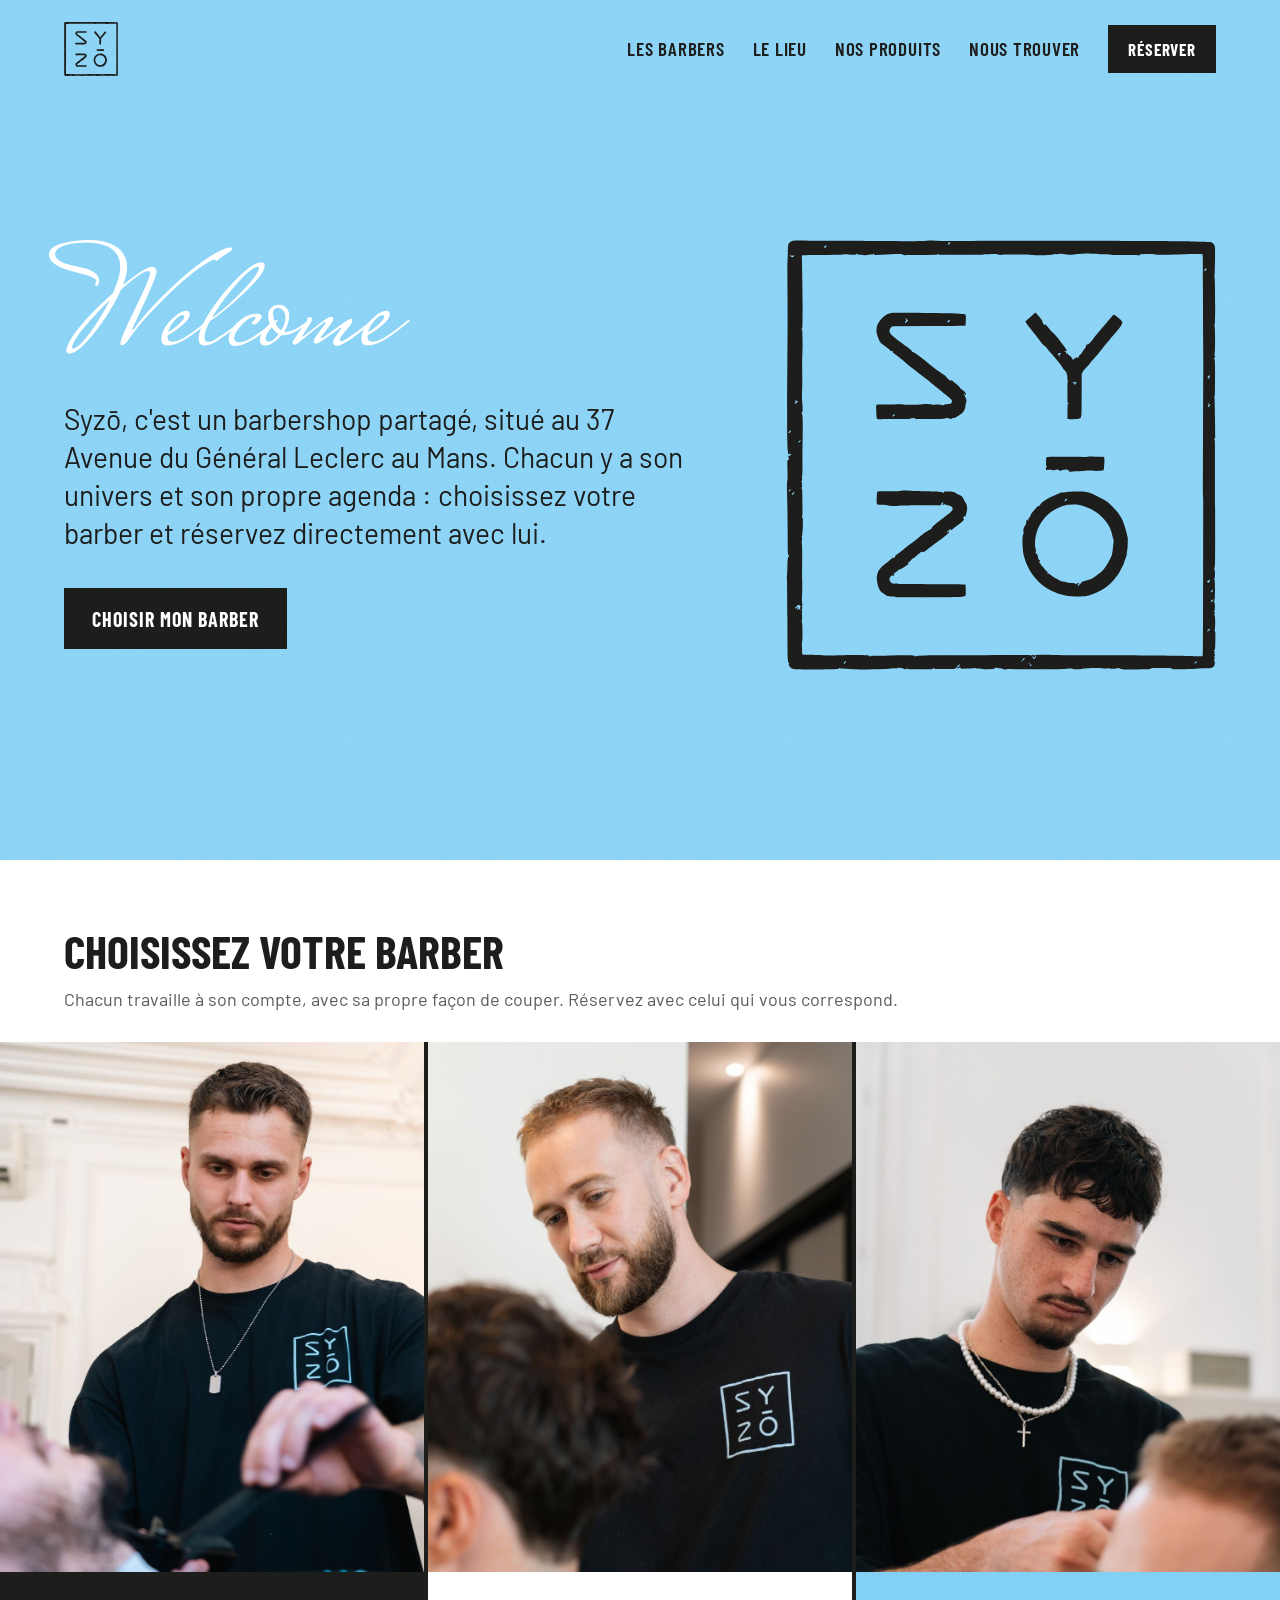
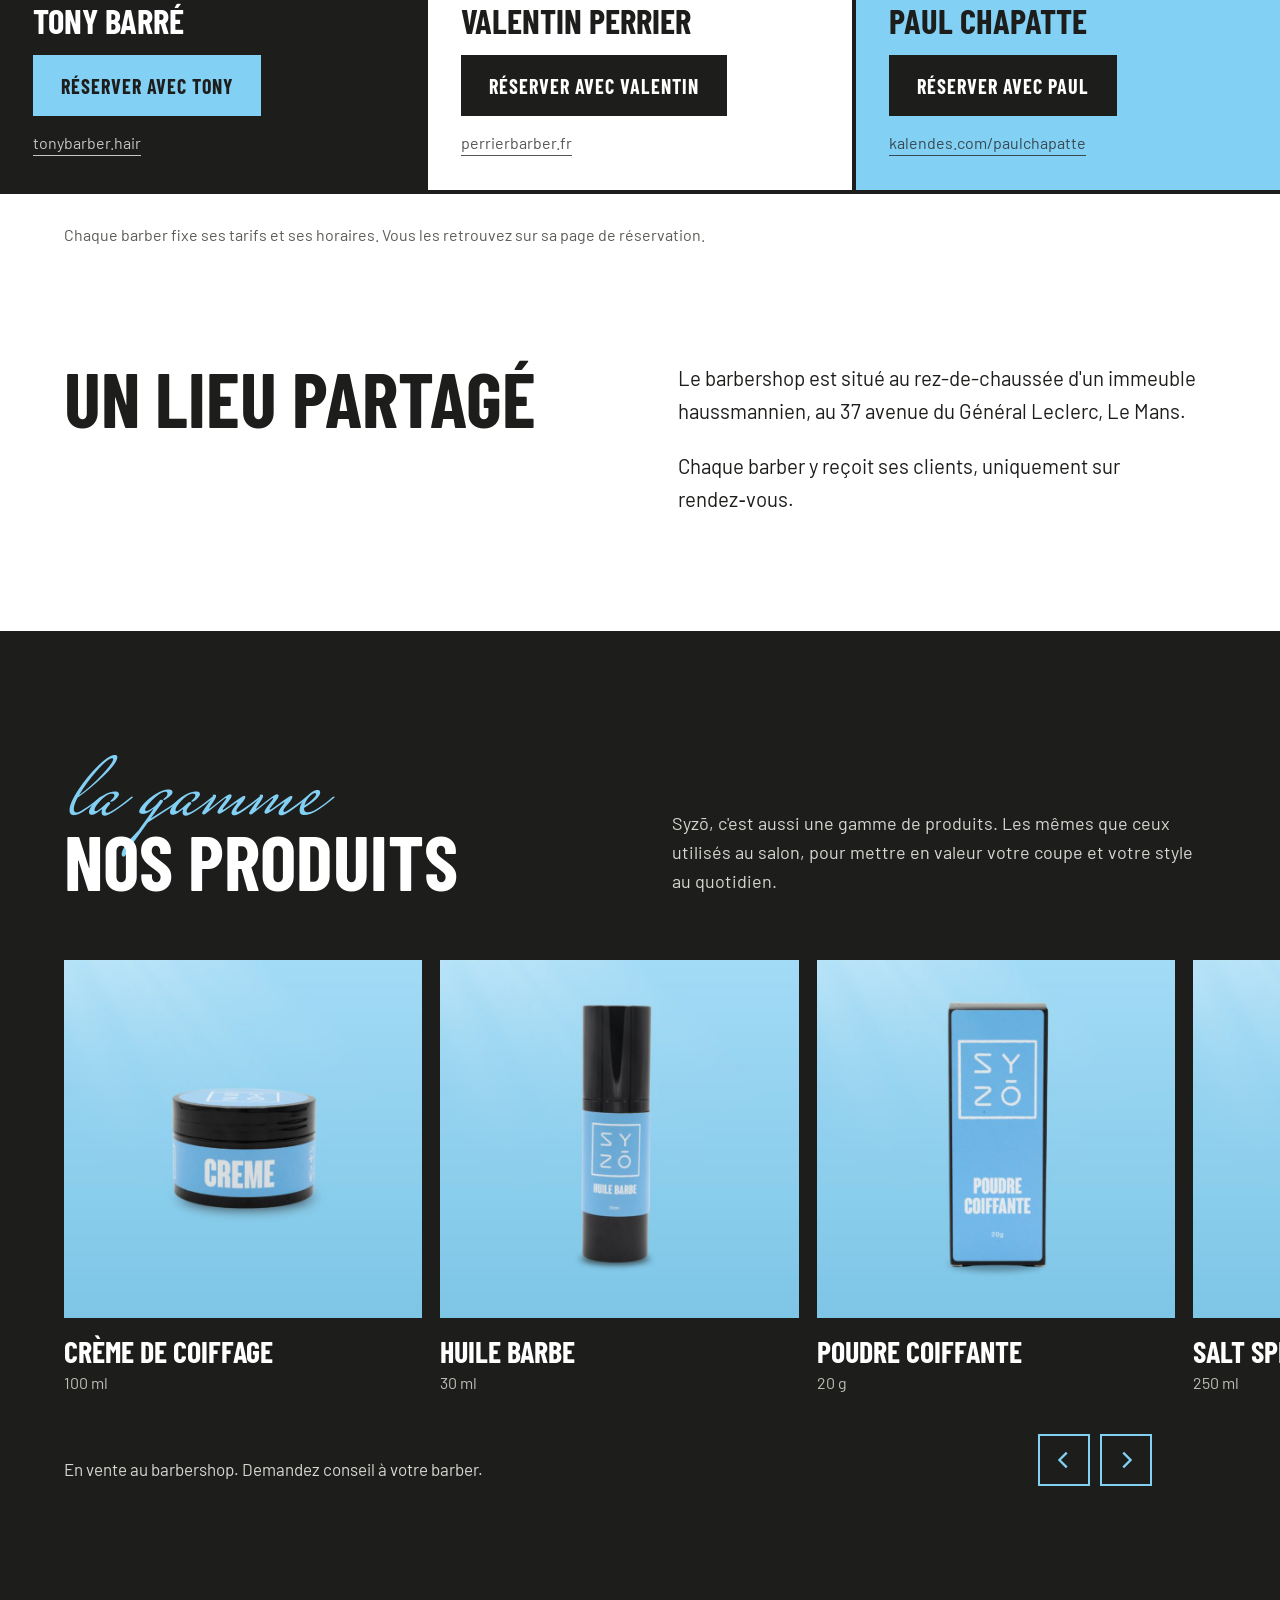
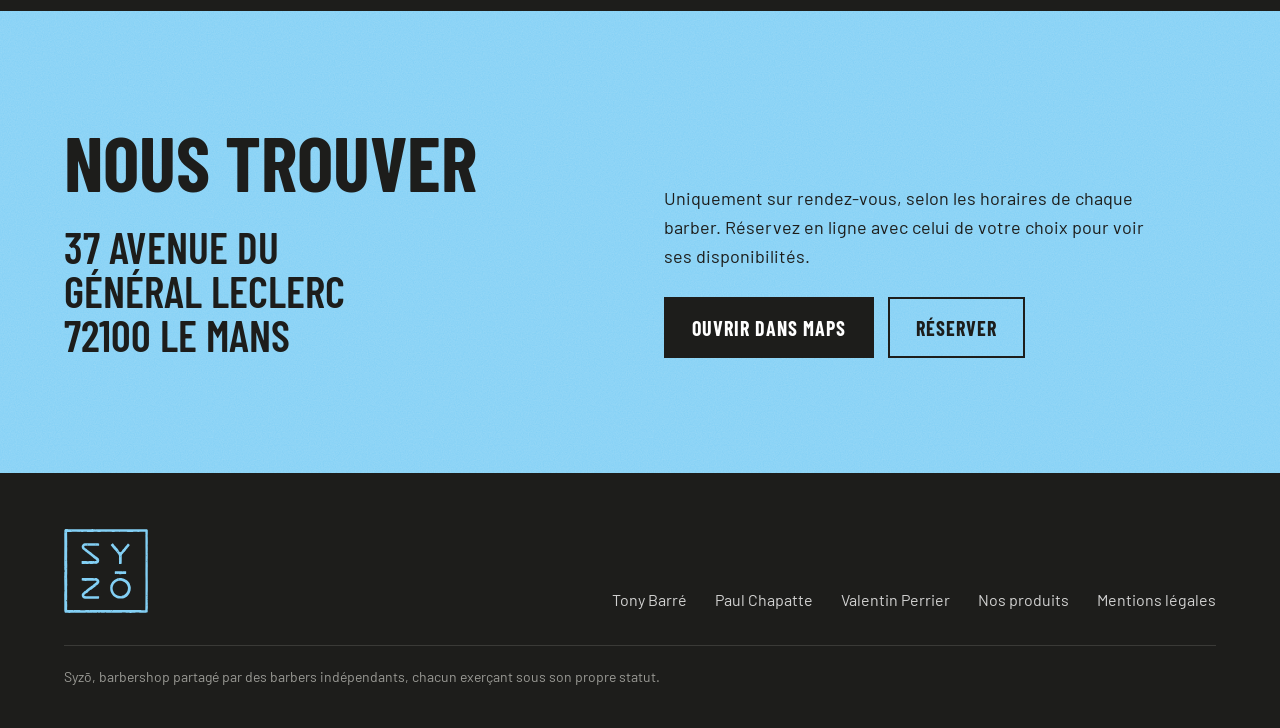
<file: index (9).html>
<!DOCTYPE html>
<html lang="fr">
<head>
<meta charset="utf-8">
<meta name="viewport" content="width=device-width, initial-scale=1">
<title>Syzo, barbershop au Mans</title>
<meta name="description" content="Syzo, le barbershop partagé par des barbers indépendants au Mans. Chacun son style : réservez directement avec le barber de votre choix.">
<link rel="icon" href="favicon.svg" type="image/svg+xml">
<link rel="stylesheet" href="fonts/fonts.css">
<style>
  :root{
    --ciel:#83D0F5;
    --encre:#1D1D1B;
    --blanc:#FFFFFF;
    --ciel-pale:#E6F5FD;
    --gris:#5B5B57;
    --titre:"Barlow Condensed", "Arial Narrow", sans-serif;
    --texte:"Barlow", system-ui, sans-serif;
    --signature:"Mrs Saint Delafield", cursive;
    --marge:clamp(20px, 5vw, 72px);
  }
  *{box-sizing:border-box;margin:0;padding:0}
  html{scroll-behavior:smooth}
  @media (prefers-reduced-motion:reduce){html{scroll-behavior:auto}*{animation:none!important;transition:none!important}}
  body{font-family:var(--texte);font-size:18px;line-height:1.6;color:var(--encre);background:var(--blanc);-webkit-font-smoothing:antialiased}
  a{color:inherit}
  img,svg{display:block}
  :focus-visible{outline:3px solid var(--encre);outline-offset:3px}
  .sur-encre :focus-visible{outline-color:var(--ciel)}

  /* Texture légère, comme le fond ciel de la charte */
  .texture{position:relative;isolation:isolate}
  .texture::before{content:"";position:absolute;inset:0;z-index:-1;opacity:.18;pointer-events:none;
    background-image:url("data:image/svg+xml,%3Csvg xmlns='http://www.w3.org/2000/svg' width='220' height='220'%3E%3Cfilter id='n'%3E%3CfeTurbulence type='fractalNoise' baseFrequency='.85' numOctaves='3' stitchTiles='stitch'/%3E%3CfeColorMatrix values='0 0 0 0 1 0 0 0 0 1 0 0 0 0 1 0 0 0 .9 0'/%3E%3C/filter%3E%3Crect width='100%25' height='100%25' filter='url(%23n)'/%3E%3C/svg%3E");}

  .logo{color:currentColor}

  /* En-tête */
  header{position:absolute;top:0;left:0;right:0;z-index:10;display:flex;align-items:center;justify-content:space-between;padding:22px var(--marge)}
  header .logo{width:54px;height:54px}
  nav{display:flex;align-items:center;gap:28px}
  nav a{font-family:var(--titre);font-weight:600;font-size:19px;letter-spacing:.04em;text-transform:uppercase;text-decoration:none}
  nav a:hover{text-decoration:underline;text-underline-offset:5px;text-decoration-thickness:2px}
  .bouton{display:inline-block;font-family:var(--titre);font-weight:700;font-size:20px;letter-spacing:.05em;text-transform:uppercase;text-decoration:none;padding:13px 26px 12px;border:2.5px solid currentColor;transition:background .15s,color .15s}
  .bouton.plein{background:var(--encre);color:var(--blanc);border-color:var(--encre)}
  .bouton.plein:hover{background:transparent;color:var(--encre)}
  nav .bouton{font-size:17px;padding:9px 18px 8px}
  @media (max-width:720px){nav a:not(.bouton){display:none}}

  /* Hero */
  .hero{background:var(--ciel);min-height:min(100vh,860px);display:grid;grid-template-columns:1.2fr .8fr;align-items:center;gap:clamp(32px,6vw,96px);padding:130px var(--marge) 80px}
  .logo-titre{width:clamp(220px,40vw,560px);aspect-ratio:1;animation:monte .9s cubic-bezier(.2,.7,.2,1) both}
  .logo-titre svg{width:100%;height:100%}
  .welcome{display:block;font-family:var(--signature);color:var(--blanc);font-size:clamp(96px,11vw,170px);line-height:.9;margin:0 0 clamp(4px,1vw,14px) -.04em}
  .cache{position:absolute;width:1px;height:1px;overflow:hidden;clip:rect(0 0 0 0);white-space:nowrap}
  .hero h1{font-family:var(--titre);font-weight:700;text-transform:uppercase;font-size:clamp(110px,17vw,270px);line-height:.85;letter-spacing:-.005em}
  .hero h1 span{display:block}
  .hero p{max-width:22em;font-size:clamp(22px,2.2vw,32px);line-height:1.35}
  .hero .actions{margin-top:36px;display:flex;flex-wrap:wrap;gap:14px;align-items:center}
  .hero .logo-grand{width:100%;max-width:460px;justify-self:end;aspect-ratio:1}
  .hero .logo-grand svg{width:100%;height:100%}
  .noms{font-family:var(--signature);font-size:clamp(40px,4vw,56px);line-height:1;margin-top:26px;display:block}
  @media (max-width:860px){
    .hero{grid-template-columns:1fr;padding-top:110px;padding-bottom:56px;min-height:0}
    .hero .logo-grand{display:none}
  }

  /* Bandeau */
  .bandeau{background:var(--encre);color:var(--blanc);padding:26px var(--marge);display:flex;flex-wrap:wrap;gap:12px 48px;justify-content:space-between;align-items:baseline}
  .bandeau strong{font-family:var(--titre);font-weight:600;font-size:clamp(22px,2.4vw,30px);text-transform:uppercase;letter-spacing:.03em}
  .bandeau span{color:#CFCFCB;font-size:17px}

  /* Barbiers */
  .barbiers-intro{padding:clamp(44px,5.5vw,76px) var(--marge) 28px;max-width:1100px}
  h2{font-family:var(--titre);font-weight:700;text-transform:uppercase;font-size:clamp(44px,6vw,84px);line-height:.92}
  .barbiers-intro p{margin-top:12px;max-width:none;color:var(--gris)}

  #liste-barbers{display:grid;grid-template-columns:repeat(3,1fr);gap:4px;background:var(--encre);border-bottom:4px solid var(--encre)}
  .barbier{display:flex;flex-direction:column}
    .barbier.blanc{background:var(--blanc);color:var(--encre)}
  .barbier.ciel{background:var(--ciel);color:var(--encre)}
  .barbier.encre{background:var(--encre);color:var(--blanc)}

  .portrait{position:relative;overflow:hidden;aspect-ratio:4/5}
  .portrait img{position:absolute;inset:0;width:100%;height:100%;object-fit:cover}
  .portrait .vide{position:absolute;inset:clamp(18px,3vw,36px);border:2.5px dashed currentColor;opacity:.55;display:flex;align-items:center;justify-content:center;text-align:center;font-family:var(--titre);font-size:20px;letter-spacing:.04em;text-transform:uppercase;padding:20px}
  .barbier.blanc .portrait{background:var(--ciel-pale)}
  .barbier.ciel .portrait{background:#6CC3EC}
  .barbier.encre .portrait{background:#2A2A27}

  .fiche{flex:1;padding:clamp(24px,2.6vw,40px) clamp(20px,2.6vw,40px);display:flex;flex-direction:column;justify-content:center;position:relative}
  .signature{font-family:var(--signature);font-size:clamp(40px,3.6vw,58px);line-height:.8;display:block;margin-bottom:-.18em;margin-left:-.06em;color:var(--ciel)}
  .barbier.ciel .signature{color:var(--blanc)}
  .barbier.blanc .signature{color:#55B9E8}
  .fiche h3{font-family:var(--titre);font-weight:700;text-transform:uppercase;font-size:clamp(28px,2.7vw,44px);line-height:.92;position:relative}
  .fiche .description{margin-top:14px;max-width:30em;font-size:19px}
  .fiche .description.provisoire{font-style:italic;opacity:.7}
  .fiche .actions{margin-top:18px;display:flex;flex-direction:column;gap:14px;align-items:flex-start}
  .fiche .site{font-size:16px;opacity:.75;text-decoration:none;border-bottom:1px solid currentColor}
  .fiche .site:hover{opacity:1}
  .barbier.encre .bouton.plein{background:var(--ciel);color:var(--encre);border-color:var(--ciel)}
  .barbier.encre .bouton.plein:hover{background:transparent;color:var(--ciel)}

  @media (max-width:820px){
    #liste-barbers{display:grid;grid-template-columns:1fr;gap:3px;background:var(--encre);border-top:3px solid var(--encre);border-bottom:3px solid var(--encre)}
    .barbier{display:grid;grid-template-columns:36% 1fr;align-items:center}
    .barbier:nth-child(2){grid-template-columns:1fr 36%}
    .barbier:nth-child(2) .portrait{order:2}
    .portrait{width:100%;height:auto;aspect-ratio:4/5;align-self:start}
    .fiche{padding:18px 18px 18px 20px}
    .signature{font-size:44px;margin-bottom:-.14em}
    .fiche h3{font-size:clamp(26px,7.4vw,36px)}
    .fiche .actions{margin-top:14px;gap:8px 14px}
    .fiche .bouton{font-size:15px;padding:9px 12px 8px;border-width:2px}
    .fiche .site{font-size:13px}
  }

  .note{padding:28px var(--marge) 0;color:var(--gris);font-size:16px;max-width:60em}

  #titre-barbers{font-size:clamp(30px,3.6vw,52px)}

  /* Le lieu */
  .lieu{display:grid;grid-template-columns:1fr 1fr;gap:clamp(24px,6vw,96px);padding:clamp(72px,9vw,120px) var(--marge);align-items:start}
  .lieu .texte p{font-size:clamp(19px,1.6vw,22px)}
  .lieu .texte p{margin-top:22px;max-width:32em}
  .lieu .texte p:first-of-type{margin-top:0}
  .principes{margin-top:0;display:grid;gap:0;border-top:2.5px solid var(--encre)}
  .principes div{padding:18px 0;border-bottom:1px solid #C9C9C4;display:grid;grid-template-columns:150px 1fr;gap:16px;align-items:baseline}
  .principes dt{font-family:var(--titre);font-weight:700;text-transform:uppercase;font-size:24px;line-height:1.1}
  .principes dd{color:var(--gris)}
  .galerie{padding:0 0 clamp(80px,10vw,130px)}
  .piste{display:flex;gap:14px;overflow-x:auto;scroll-snap-type:x mandatory;padding:0 var(--marge) 18px;scroll-padding:0 var(--marge);scrollbar-width:thin;scrollbar-color:var(--encre) transparent}
  .piste figure{flex:0 0 auto;height:clamp(300px,42vw,520px);aspect-ratio:3/4;scroll-snap-align:start;background:var(--ciel-pale);position:relative;margin:0}
  .piste figure.large{aspect-ratio:4/3}
  .piste figure img{width:100%;height:100%;object-fit:cover}
  .piste figure span{position:absolute;inset:14px;border:2px dashed #7FAFC6;display:flex;align-items:center;justify-content:center;font-family:var(--titre);text-transform:uppercase;letter-spacing:.04em;color:#4F8AA6;text-align:center;padding:10px}
  .commandes{display:flex;gap:10px;justify-content:flex-end;padding:14px var(--marge) 0}
  .commandes button{width:52px;height:52px;border:2.5px solid var(--encre);background:transparent;color:var(--encre);cursor:pointer;display:flex;align-items:center;justify-content:center}
  .commandes button:hover{background:var(--encre);color:var(--blanc)}
  .commandes svg{width:22px;height:22px}
  @media (max-width:860px){.lieu{grid-template-columns:1fr}.principes div{grid-template-columns:1fr;gap:4px}}

  /* Produits */
  .produits{background:var(--encre);color:var(--blanc);padding:clamp(80px,10vw,140px) var(--marge)}
  .produits .entete{display:grid;grid-template-columns:1fr 1fr;gap:clamp(24px,5vw,80px);align-items:end}
  .produits .entete p{max-width:30em;color:#D6D6D2}
  .produits .signature-titre{font-family:var(--signature);color:var(--ciel);font-size:clamp(70px,8vw,120px);line-height:.8;display:block;margin-bottom:-.15em}
  .gamme{list-style:none;margin:clamp(40px,5vw,64px) calc(var(--marge) * -1) 0;padding:0 var(--marge) 16px;display:flex;gap:18px;overflow-x:auto;scroll-snap-type:x mandatory;scroll-padding:0 var(--marge);scrollbar-width:thin;scrollbar-color:var(--ciel) transparent}
  .gamme li{flex:0 0 clamp(240px,28vw,380px);scroll-snap-align:start}
  .gamme img{width:100%;aspect-ratio:1;object-fit:cover;display:block}
  .gamme h3{font-family:var(--titre);font-weight:700;text-transform:uppercase;font-size:30px;line-height:1;margin-top:18px}
  .gamme p{color:#BDBDB8;font-size:16px;margin-top:4px}
  .produits .commandes{display:flex;gap:10px;justify-content:flex-end;margin-top:8px}
  .produits .commandes button{width:52px;height:52px;border:2.5px solid var(--ciel);background:transparent;color:var(--ciel);cursor:pointer;display:flex;align-items:center;justify-content:center}
  .produits .commandes button:hover{background:var(--ciel);color:var(--encre)}
  .produits .commandes svg{width:22px;height:22px}
  .produits .dispo{margin-top:-30px;max-width:calc(100% - 140px);color:#D6D6D2;font-size:17px}
  @media (max-width:960px){.produits .entete{grid-template-columns:1fr}}

  /* Infos */
  .infos{background:var(--ciel);padding:clamp(72px,9vw,120px) var(--marge);display:grid;grid-template-columns:1fr 1fr;gap:48px;align-items:end}
  .infos address{font-style:normal;font-family:var(--titre);font-weight:600;text-transform:uppercase;font-size:clamp(30px,3.4vw,46px);line-height:1.02;margin-top:28px}
  .infos .colonne p{max-width:28em}
  .infos .colonne .actions{margin-top:26px;display:flex;flex-wrap:wrap;gap:14px}
  @media (max-width:860px){.infos{grid-template-columns:1fr}}

  footer{background:var(--encre);color:var(--blanc);padding:56px var(--marge) 40px;display:flex;flex-wrap:wrap;gap:32px;justify-content:space-between;align-items:flex-end}
  footer .logo{width:84px;height:84px;color:var(--ciel)}
  footer ul{list-style:none;display:flex;flex-wrap:wrap;gap:10px 28px;font-size:16px}
  footer a{text-decoration:none;opacity:.8}
  footer a:hover{opacity:1;text-decoration:underline}
  footer small{display:block;width:100%;color:#9A9A95;font-size:14px;border-top:1px solid #3A3A37;padding-top:20px}

  /* Un seul moment animé : l'arrivée du hero */
  @keyframes monte{from{opacity:0;transform:translateY(24px)}to{opacity:1;transform:none}}
  .hero h1 span{animation:monte .7s cubic-bezier(.2,.7,.2,1) both}
  .hero h1 span:nth-child(2){animation-delay:.12s}
  .hero .logo-grand{animation:monte .9s .25s cubic-bezier(.2,.7,.2,1) both}

  /* Mobile : textes plus petits pour une version plus épurée */
  @media (max-width:600px){
    body{font-size:16px}
    nav .bouton{font-size:15px;padding:8px 14px 7px}
    header .logo{width:46px;height:46px}
    .welcome{font-size:78px}
    .hero p{font-size:18px;line-height:1.45}
    .hero .actions{margin-top:26px}
    .bouton{font-size:16px;padding:11px 20px 10px}
    h2{font-size:34px}
    #titre-barbers{font-size:28px}
    .barbiers-intro p,.note{font-size:15px}
    .signature{font-size:35px;margin-bottom:-.12em}
    .fiche h3{font-size:clamp(24px,6.8vw,29px)}
    .fiche .bouton{font-size:15.2px;padding:9px 12px 8px;letter-spacing:.04em}
    .fiche .actions{margin-top:10px}
    .fiche .site{font-size:13.9px}
    .lieu .texte p{font-size:16px}
    .produits .signature-titre{font-size:56px}
    .produits .entete p{font-size:15px}
    .gamme h3{font-size:22px}
    .gamme p,.produits .dispo{font-size:14px}
    .produits .commandes button{width:44px;height:44px}
    .infos address{font-size:26px}
    .infos .colonne p{font-size:15px}
    footer ul{font-size:15px}
    footer small{font-size:12px}
  }
</style>
</head>
<body>

<svg width="0" height="0" style="position:absolute" aria-hidden="true">
  <symbol id="syzo" viewBox="0 0 1563 1564"><path fill-rule="evenodd" fill="currentColor" d="M160.2 1561.1C187.7 1560.5 189.0 1560.4 191.8 1558.3C194.2 1556.5 194.9 1556.4 195.3 1557.5C196.0 1559.1 199.7 1559.4 246.5 1561.0C288.4 1562.5 359.7 1561.1 380.3 1558.3C390.2 1557.0 393.8 1556.9 396.1 1557.7C398.5 1558.6 399.8 1558.5 402.8 1557.3C408.7 1554.7 418.4 1555.2 425.0 1558.3C431.6 1561.5 434.9 1561.7 438.3 1559.0C439.7 1557.9 441.1 1557.0 441.4 1557.0C441.7 1557.0 442.0 1557.9 442.0 1559.0C442.0 1561.0 442.7 1561.0 486.5 1561.0L531.1 1561.0L533.7 1558.2C535.1 1556.7 536.4 1556.0 536.7 1556.5C538.1 1560.3 537.7 1560.3 574.6 1560.4C612.5 1560.5 617.0 1560.1 617.0 1556.8C617.0 1555.7 617.8 1554.6 619.0 1554.3C620.1 1554.0 621.0 1553.4 621.0 1552.9C621.0 1551.0 629.2 1543.1 630.6 1543.7C631.4 1544.0 632.0 1544.6 632.0 1545.1C632.0 1546.9 624.7 1554.0 622.9 1554.0C621.5 1554.0 621.0 1554.7 621.0 1556.6C621.0 1559.5 623.4 1559.3 628.2 1555.9C631.7 1553.5 631.8 1553.5 634.7 1556.6L637.1 1559.3L660.3 1558.6C673.3 1558.2 685.0 1557.3 686.8 1556.7C689.7 1555.7 690.3 1555.8 691.2 1557.4C692.0 1558.9 693.0 1559.1 697.1 1558.5C700.5 1558.0 702.8 1558.3 704.9 1559.3C707.4 1560.5 712.2 1560.8 731.6 1560.5L755.3 1560.3L757.3 1557.6C758.4 1556.0 759.6 1555.3 760.3 1555.7C761.0 1556.2 766.5 1556.7 772.6 1557.0C781.1 1557.4 784.2 1557.9 785.6 1559.2C788.5 1561.7 795.7 1562.3 802.1 1560.6C806.0 1559.6 809.0 1559.4 811.6 1560.0C816.9 1561.1 963.4 1561.8 984.0 1560.9C993.1 1560.4 1009.5 1559.7 1020.5 1559.1C1037.2 1558.3 1040.7 1558.4 1042.4 1559.6C1044.8 1561.2 1070.2 1561.6 1074.3 1560.1C1082.3 1557.0 1135.5 1555.6 1154.0 1557.9C1159.4 1558.6 1163.8 1558.6 1167.5 1557.9C1171.7 1557.1 1174.0 1557.2 1176.8 1558.2C1182.0 1560.0 1199.4 1559.7 1204.7 1557.7C1208.6 1556.2 1209.1 1556.3 1212.7 1558.1C1219.6 1561.7 1229.9 1562.2 1278.0 1561.5C1321.7 1560.9 1327.5 1560.4 1326.5 1557.7C1326.1 1556.8 1333.8 1556.6 1362.2 1556.8C1396.6 1557.1 1398.7 1557.2 1402.9 1559.2C1407.1 1561.2 1408.2 1561.3 1443.9 1560.7C1464.0 1560.3 1485.0 1559.6 1490.5 1559.0C1496.0 1558.4 1510.2 1557.8 1522.0 1557.6C1548.0 1557.2 1552.5 1555.8 1557.0 1547.0C1559.8 1541.5 1559.8 1532.5 1557.0 1530.8C1554.5 1529.2 1554.5 1527.8 1557.0 1525.5C1559.4 1523.3 1559.5 1521.2 1557.5 1518.3C1556.1 1516.3 1556.2 1515.8 1558.0 1512.7C1560.0 1509.3 1560.0 1509.3 1558.0 1506.8C1556.3 1504.6 1556.2 1504.1 1557.5 1502.4C1559.6 1499.6 1559.4 1495.9 1557.0 1495.3C1554.4 1494.6 1554.3 1491.0 1556.9 1491.0C1560.0 1491.0 1560.3 1488.8 1560.8 1456.1C1561.2 1427.4 1561.1 1424.5 1559.6 1423.4C1558.0 1422.3 1558.0 1421.3 1559.0 1413.8C1561.0 1400.0 1560.6 1371.4 1558.5 1366.1C1557.1 1362.7 1556.9 1361.3 1557.8 1359.9C1559.4 1357.3 1559.3 1354.9 1557.3 1352.1C1555.8 1349.9 1555.8 1349.6 1557.3 1348.5C1559.7 1346.8 1560.0 1322.3 1557.6 1318.9C1555.6 1316.0 1555.6 1314.1 1557.4 1312.1C1559.9 1309.3 1560.1 1237.4 1557.6 1233.8C1556.0 1231.4 1556.0 1231.0 1557.3 1231.0C1559.8 1231.0 1560.2 1202.6 1557.8 1198.9C1556.2 1196.4 1556.2 1196.0 1558.2 1190.9C1560.2 1185.5 1560.2 1185.0 1560.0 977.0C1559.7 709.2 1559.9 731.2 1557.8 727.4C1556.1 724.3 1556.1 724.1 1558.2 721.5L1560.3 718.8L1559.5 648.3C1559.1 609.5 1558.4 576.6 1558.0 575.2C1557.6 573.7 1556.9 571.7 1556.5 570.8C1556.0 569.5 1556.3 569.0 1557.4 569.0C1559.3 569.0 1559.2 572.1 1559.6 510.0C1560.1 451.2 1559.4 432.0 1556.9 432.0C1555.8 432.0 1555.0 431.3 1555.0 430.5C1555.0 429.7 1555.9 429.0 1557.0 429.0C1559.8 429.0 1560.8 422.9 1558.5 419.4C1557.2 417.3 1557.1 416.6 1558.1 415.3C1560.3 412.7 1560.5 323.6 1558.4 315.9C1556.9 310.6 1556.9 309.8 1558.2 308.2C1561.3 304.6 1560.5 134.0 1557.4 134.0C1556.6 134.0 1556.0 133.6 1556.0 133.0C1556.0 132.4 1556.6 132.0 1557.3 132.0C1558.9 132.0 1560.7 37.2 1559.4 26.9C1558.3 18.0 1555.2 13.2 1548.5 9.7C1544.8 7.7 1542.2 7.5 1511.5 6.8C1493.3 6.4 1469.5 5.6 1458.5 5.0C1419.1 3.0 801.0 1.8 641.3 3.5C581.7 4.1 558.7 4.0 544.7 3.0C529.8 2.0 523.3 2.0 509.5 3.1C500.1 3.8 480.6 4.4 466.0 4.3C451.4 4.2 394.1 3.9 338.5 3.5C188.4 2.6 160.7 2.5 147.5 2.9C140.9 3.0 111.4 2.9 82.0 2.5C24.1 1.7 23.8 1.7 15.8 7.0C7.5 12.5 6.6 15.9 6.3 40.0C6.2 51.3 5.7 66.8 5.1 74.5C4.5 83.1 4.4 121.2 4.8 174.0C5.6 270.1 5.5 336.6 4.5 444.0C2.9 600.7 3.4 739.2 5.6 761.5C7.4 780.0 8.0 782.0 11.1 778.9C13.5 776.5 16.6 776.5 17.9 778.9C18.8 780.5 18.2 781.1 13.2 783.6C6.8 786.8 6.0 788.5 9.0 792.0C11.7 795.1 11.5 796.6 8.3 798.7C3.9 801.5 4.0 801.1 4.7 829.0C5.0 843.6 5.3 856.9 5.2 858.5C5.2 860.1 5.1 864.1 5.1 867.2C5.0 870.4 4.6 875.0 4.0 877.4C2.6 883.6 2.6 895.3 4.0 948.0C4.7 973.6 5.4 1025.1 5.5 1062.5C5.8 1136.5 6.1 1143.9 9.1 1146.6C11.6 1148.8 11.5 1149.8 8.6 1152.5C5.8 1155.1 5.4 1159.0 4.5 1192.0C4.2 1203.3 3.6 1215.9 3.1 1220.0C2.5 1224.8 2.5 1229.8 3.1 1234.0C3.7 1238.0 4.3 1291.7 4.6 1372.5C4.8 1445.1 5.4 1511.7 6.0 1520.4C7.0 1535.9 7.3 1537.2 10.5 1538.3C11.1 1538.6 11.1 1539.9 10.3 1542.1C9.1 1545.1 9.2 1545.8 11.5 1549.1C17.0 1557.5 22.8 1560.1 38.0 1561.0C52.9 1561.9 123.4 1562.0 160.2 1561.1ZM888.0 1547.0C886.9 1545.9 886.0 1544.3 886.0 1543.5C886.0 1542.7 885.4 1542.0 884.6 1542.0C883.4 1542.0 882.0 1540.0 882.0 1538.4C882.0 1536.8 885.2 1538.5 886.0 1540.5C886.5 1541.9 887.6 1543.0 888.4 1543.0C889.8 1543.0 893.0 1546.6 893.0 1548.2C893.0 1549.7 890.0 1549.0 888.0 1547.0ZM209.7 1540.3C208.1 1538.8 213.7 1532.0 216.6 1532.0C218.9 1532.0 218.2 1534.7 214.9 1537.9C211.8 1541.1 210.8 1541.5 209.7 1540.3ZM1485.5 1540.0C1484.3 1538.1 1489.4 1532.0 1492.2 1532.0C1494.0 1532.0 1492.8 1536.3 1490.4 1538.5C1487.5 1541.2 1486.4 1541.5 1485.5 1540.0ZM855.0 1532.0C855.0 1531.4 855.7 1530.7 856.5 1530.4C857.3 1530.0 858.7 1528.3 859.6 1526.4C861.5 1522.5 865.7 1519.3 867.2 1520.8C868.6 1522.2 866.2 1525.7 862.0 1528.3C860.1 1529.4 858.1 1531.0 857.7 1531.7C856.7 1533.3 855.0 1533.4 855.0 1532.0ZM898.4 1521.1C898.0 1519.4 897.0 1518.0 895.9 1517.7C893.6 1517.1 893.4 1515.2 895.6 1514.3C896.6 1513.9 898.1 1514.7 899.6 1516.4C902.5 1519.4 905.0 1519.8 905.0 1517.2C905.0 1515.3 906.8 1513.0 908.2 1513.0C909.8 1513.0 909.0 1516.9 907.2 1518.2C906.1 1518.9 904.8 1520.5 904.1 1521.8C902.4 1525.1 899.1 1524.7 898.4 1521.1ZM302.8 1512.8C301.4 1510.6 300.4 1510.5 285.4 1509.8C260.0 1508.8 221.2 1508.9 199.4 1510.1C183.3 1511.0 169.9 1510.9 130.4 1509.6C103.5 1508.7 76.8 1508.0 71.0 1508.2C65.2 1508.3 59.9 1508.1 59.2 1507.7C58.3 1507.1 58.0 1502.2 58.0 1489.1C58.0 1478.4 57.6 1471.0 57.0 1470.4C56.3 1469.7 56.5 1468.1 57.7 1465.4C60.3 1459.8 60.0 1393.8 57.4 1388.4C55.9 1385.3 55.9 1384.7 57.2 1383.2C58.5 1381.8 58.6 1378.9 57.9 1364.0C57.4 1353.2 57.5 1342.1 58.1 1335.1C58.9 1326.5 58.8 1321.5 57.9 1315.3C56.9 1308.8 56.9 1303.3 57.9 1289.3C58.7 1277.2 58.9 1261.4 58.4 1240.0C58.1 1222.7 57.8 1204.9 57.9 1200.5C58.8 1154.8 58.5 1111.0 57.4 1106.8C56.4 1103.1 56.4 1100.1 57.3 1093.0C58.1 1086.3 58.1 1083.2 57.3 1081.0C56.4 1078.7 56.5 1077.8 57.4 1077.3C58.9 1076.4 61.0 1046.7 61.0 1025.8C61.0 1011.9 60.6 1010.3 56.8 1008.6C55.9 1008.2 56.1 1007.6 57.6 1006.5C59.6 1005.0 59.6 1004.6 59.3 960.2C59.0 912.0 58.6 905.8 56.4 903.9C54.6 902.4 54.6 901.0 56.5 901.0C59.0 901.0 58.9 885.7 56.4 880.7C55.0 878.2 55.1 877.7 56.9 875.1C58.7 872.7 58.8 871.7 57.9 869.1C57.2 867.2 57.1 864.4 57.6 862.2C59.2 854.2 60.0 824.3 59.2 801.5C59.0 796.5 59.2 773.1 59.6 749.5C61.1 661.8 60.9 640.1 58.1 634.2L55.7 629.2L57.9 626.4C60.5 623.1 60.6 618.2 58.5 589.0C57.3 572.5 57.2 564.2 58.1 546.0C58.8 532.0 58.9 506.5 58.5 478.3C58.0 446.7 58.2 426.5 59.1 411.3C59.9 396.3 60.1 379.7 59.5 357.8L58.8 326.2L56.3 325.5C53.4 324.8 53.8 322.5 56.9 322.6C59.4 322.7 59.3 323.8 59.7 272.0C59.8 253.6 60.0 235.6 60.0 232.0C60.2 222.5 58.1 94.4 57.5 74.5C57.1 65.1 57.3 56.9 57.8 56.2C58.5 55.2 72.6 54.8 127.1 54.5C172.1 54.3 199.5 53.7 207.3 52.9C216.6 51.9 221.2 51.9 228.8 52.8C242.6 54.5 253.0 54.4 253.0 52.5C253.0 49.1 258.0 48.7 259.2 52.1C260.3 55.0 293.0 56.2 300.4 53.5C302.8 52.7 306.1 52.3 309.0 52.7C312.5 53.1 314.4 52.8 316.3 51.6C318.8 49.9 318.9 49.9 320.0 52.1L321.2 54.3L347.4 53.6C361.7 53.2 376.9 52.5 381.0 52.0C389.6 51.0 415.7 50.7 421.2 51.6C423.3 52.0 425.0 52.8 425.0 53.5C425.0 55.3 432.1 55.7 445.0 54.9C450.8 54.5 476.4 54.1 501.9 54.1L548.4 54.0L550.8 51.7C553.1 49.5 553.2 49.5 554.6 51.5C556.1 53.5 557.4 53.5 634.3 53.8C700.5 54.0 713.4 53.8 718.5 52.6C722.8 51.5 726.3 51.3 731.0 51.9C734.6 52.3 738.8 52.3 740.5 51.9C746.6 50.1 765.1 50.8 771.5 53.1C776.9 55.0 778.1 55.1 783.0 54.0C791.5 52.1 878.4 52.6 895.5 54.7C911.2 56.5 960.9 55.0 971.4 52.4C974.7 51.5 978.3 51.1 979.4 51.4C980.6 51.7 985.2 51.4 989.7 50.8C996.6 49.8 999.3 49.9 1007.7 51.3C1021.9 53.8 1037.3 54.5 1044.5 53.0C1047.8 52.3 1057.5 51.4 1066.0 50.9C1074.5 50.4 1085.3 49.7 1089.9 49.4C1094.5 49.1 1102.8 49.4 1108.4 50.0C1113.9 50.6 1130.2 51.3 1144.5 51.6C1158.8 51.9 1175.7 52.7 1182.2 53.6C1191.2 54.7 1202.4 55.0 1231.2 54.8C1251.7 54.6 1272.6 54.9 1277.7 55.4C1286.8 56.2 1286.8 56.2 1287.2 53.8L1287.5 51.5L1308.5 51.2C1324.0 51.0 1333.0 51.3 1343.0 52.6C1357.3 54.4 1410.4 54.1 1444.0 52.0C1468.4 50.5 1511.3 50.7 1513.6 52.4C1515.5 53.8 1515.5 56.3 1515.7 173.2C1515.9 238.8 1516.2 331.6 1516.6 379.5C1516.9 427.4 1517.1 470.1 1517.1 474.5C1517.0 478.9 1516.8 689.9 1516.6 943.5C1516.1 1567.4 1516.3 1510.5 1514.3 1512.6C1512.7 1514.2 1510.3 1514.3 1484.5 1513.7C1469.1 1513.3 1450.7 1512.6 1443.5 1512.0C1433.1 1511.2 1211.8 1509.4 1166.0 1509.7C1094.1 1510.2 1000.7 1509.8 968.5 1508.9C925.9 1507.7 909.2 1508.0 904.7 1510.1C902.6 1511.0 901.7 1511.1 900.8 1510.2C899.3 1508.7 893.4 1508.6 892.5 1510.0C891.7 1511.4 887.3 1511.3 886.4 1509.9C885.9 1509.0 864.3 1508.9 801.1 1509.5C704.9 1510.5 584.7 1510.7 559.5 1510.1C529.8 1509.3 472.9 1511.4 471.8 1513.4C470.7 1515.4 468.0 1515.5 468.0 1513.6C468.0 1512.9 467.0 1511.9 465.8 1511.5C460.3 1509.8 423.4 1509.4 386.0 1510.7C364.3 1511.4 338.4 1511.9 328.5 1511.8C312.8 1511.5 310.2 1511.7 308.0 1513.3C304.9 1515.5 304.5 1515.5 302.8 1512.8ZM1531.0 1422.2C1531.0 1419.6 1538.5 1412.6 1540.4 1413.3C1542.9 1414.3 1542.3 1415.7 1538.0 1420.0C1533.7 1424.3 1531.0 1425.1 1531.0 1422.2ZM38.5 1345.0C37.7 1343.6 38.8 1342.0 40.6 1342.0C41.6 1342.0 42.0 1340.8 42.0 1338.0C42.0 1333.5 40.6 1333.5 36.6 1337.9C35.5 1339.1 34.1 1340.0 33.3 1340.0C30.5 1340.0 32.2 1336.6 37.8 1331.4C43.9 1325.7 47.8 1324.4 48.7 1328.0C49.0 1329.1 50.0 1330.0 51.0 1330.0C53.4 1330.0 54.1 1332.1 52.3 1334.1C49.6 1337.2 49.0 1341.8 51.1 1342.3C53.4 1342.9 53.7 1346.0 51.4 1346.0C50.5 1346.0 49.6 1345.1 49.3 1344.0C48.7 1341.6 42.0 1341.0 42.0 1343.4C42.0 1345.1 39.3 1346.3 38.5 1345.0ZM1544.0 1314.7C1544.0 1312.2 1551.5 1305.9 1552.8 1307.2C1554.6 1309.0 1554.3 1309.6 1550.8 1312.9C1547.4 1316.1 1544.0 1317.0 1544.0 1314.7ZM637.9 1297.6C648.8 1295.9 653.0 1294.2 653.0 1291.2C653.5 1272.4 653.0 1253.6 652.0 1252.6C651.2 1251.8 619.1 1251.5 529.0 1251.4C431.8 1251.3 406.7 1251.0 405.5 1250.0C404.4 1249.1 402.4 1248.9 398.7 1249.5C388.2 1250.9 381.3 1247.8 377.3 1239.9C374.5 1234.5 374.9 1231.3 379.1 1224.8C382.2 1220.0 382.3 1219.9 386.4 1220.5C391.5 1221.3 395.8 1218.8 392.8 1216.9C389.9 1215.3 390.7 1213.3 395.6 1210.1C398.1 1208.4 400.3 1207.0 400.5 1207.0C400.8 1207.0 402.9 1205.2 405.1 1203.0C409.5 1198.7 414.5 1195.9 417.0 1196.3C417.9 1196.4 424.7 1192.5 432.3 1187.5C444.9 1179.2 448.3 1176.0 444.5 1176.0C441.7 1176.0 443.0 1173.2 446.7 1170.9C450.8 1168.4 453.3 1166.1 454.6 1163.7C455.5 1162.1 465.4 1155.0 466.7 1155.0C467.2 1155.0 468.5 1153.4 469.8 1151.5C471.3 1149.1 472.8 1148.0 474.4 1148.0C476.2 1148.0 477.0 1147.4 477.2 1145.8C477.4 1144.5 478.3 1143.4 479.5 1143.1C480.6 1142.9 481.9 1142.2 482.3 1141.4C482.7 1140.6 483.7 1140.0 484.5 1140.0C485.3 1140.0 486.6 1138.7 487.4 1137.1C489.2 1133.6 494.7 1132.2 496.7 1134.7C498.2 1136.7 504.3 1133.0 517.5 1122.0C522.4 1117.9 535.5 1108.1 546.5 1100.2C575.1 1079.6 593.0 1064.7 593.0 1061.4C593.0 1059.2 588.2 1059.7 587.0 1062.0C586.4 1063.1 585.3 1064.0 584.5 1064.0C582.3 1064.0 582.7 1062.2 585.2 1060.9C586.5 1060.2 589.4 1058.0 591.7 1055.9C596.5 1051.5 600.0 1050.8 600.0 1054.1C600.0 1056.0 600.4 1055.9 604.1 1052.5C606.3 1050.5 615.0 1043.8 623.4 1037.6C638.0 1026.7 647.0 1018.3 647.0 1015.3C647.0 1014.3 646.4 1014.1 645.0 1014.5C642.9 1015.2 642.1 1012.7 644.0 1011.5C644.5 1011.2 645.0 1010.1 645.0 1009.1C645.0 1008.0 645.9 1006.2 647.0 1004.9L649.0 1002.5L649.6 1004.8C650.7 1008.8 651.7 1007.1 654.9 995.5C660.3 976.1 659.3 964.6 650.9 952.5C649.0 949.7 646.8 945.5 646.1 943.2C643.5 935.3 635.0 927.6 626.7 925.6C625.2 925.2 621.9 923.4 619.4 921.5C612.4 916.1 605.8 914.6 589.7 914.5L575.8 914.5L573.5 917.5L571.1 920.4L568.7 918.2C566.7 916.3 565.2 916.0 559.1 916.0C555.1 916.0 551.1 915.6 550.1 915.0C549.0 914.5 529.3 913.8 503.4 913.5C478.7 913.2 454.4 912.5 449.5 912.0C436.7 910.6 426.2 910.8 413.5 912.5C405.7 913.5 392.7 914.0 368.2 914.0C336.1 914.0 333.9 914.1 332.1 915.9C330.5 917.5 330.2 920.1 329.5 938.0C328.5 964.1 327.1 962.2 348.8 963.1C357.4 963.5 367.4 964.5 371.0 965.4C378.6 967.2 391.4 967.4 412.0 966.0C420.0 965.4 457.1 964.8 494.5 964.6L562.5 964.3L562.8 961.7C563.3 957.5 572.0 951.4 572.0 955.2C572.0 955.9 570.8 957.6 569.3 959.2C566.0 962.7 568.0 963.9 574.2 962.1C577.5 961.1 578.5 961.1 579.8 962.3C580.8 963.1 584.4 964.1 588.0 964.5C595.5 965.3 597.3 966.1 601.7 970.3C611.2 979.2 606.5 985.3 569.0 1012.8C540.3 1033.8 531.9 1041.4 527.9 1050.2C527.2 1051.9 525.9 1053.0 524.6 1053.0C520.3 1053.1 496.8 1069.6 477.0 1086.5C470.1 1092.3 458.9 1100.9 452.0 1105.5C445.1 1110.1 434.6 1118.2 428.5 1123.5C422.4 1128.7 413.7 1135.7 409.0 1138.9C398.9 1145.9 397.0 1147.8 396.1 1152.2C395.5 1155.1 395.0 1155.5 391.9 1155.6C386.4 1155.7 386.3 1155.8 380.8 1160.8C377.9 1163.4 369.9 1170.1 363.0 1175.7C343.5 1191.5 337.6 1198.2 333.2 1210.2C329.4 1220.3 328.8 1227.7 330.5 1239.7C334.3 1265.1 339.3 1275.1 354.0 1285.9C366.2 1295.0 370.4 1296.5 383.6 1296.5C390.2 1296.5 395.2 1296.9 396.1 1297.6C396.9 1298.2 398.1 1298.9 398.7 1299.1C399.4 1299.3 451.2 1299.4 513.7 1299.3C612.4 1299.2 628.9 1299.0 637.9 1297.6ZM1091.3 1294.5C1122.9 1289.8 1164.5 1266.8 1186.4 1242.2C1199.0 1228.0 1211.1 1211.0 1215.7 1201.0C1218.2 1195.8 1221.8 1188.8 1223.9 1185.5C1226.0 1182.2 1228.0 1177.6 1228.4 1175.3C1228.7 1173.1 1231.1 1165.9 1233.7 1159.3C1237.5 1149.7 1238.4 1146.1 1238.7 1140.0C1238.9 1135.9 1239.7 1129.8 1240.5 1126.5C1241.4 1122.6 1242.0 1114.0 1242.2 1102.0L1242.4 1083.5L1237.1 1062.0C1226.0 1016.7 1214.5 996.5 1181.8 964.4C1166.1 949.0 1166.9 949.5 1126.0 928.8C1110.8 921.1 1097.1 917.1 1079.0 915.0C1064.4 913.3 1028.5 914.2 1021.0 916.4C1018.0 917.3 1011.7 918.1 1007.0 918.3C999.6 918.5 997.4 919.1 990.0 922.4C985.3 924.5 977.0 928.2 971.5 930.5C946.3 941.1 927.4 954.1 922.7 963.9C920.7 968.0 920.2 968.5 917.3 968.4C914.5 968.2 913.5 968.9 910.8 972.4C909.0 974.6 904.3 980.0 900.4 984.2C892.9 992.0 889.8 997.0 888.5 1002.7C888.2 1004.5 887.1 1006.6 886.1 1007.2C883.0 1009.5 881.0 1013.4 881.0 1017.2C881.0 1021.5 879.4 1022.3 878.4 1018.4L877.8 1015.9L875.4 1018.1C873.4 1020.0 873.0 1021.3 873.0 1026.5C873.0 1032.1 872.6 1033.3 869.0 1038.6C863.3 1047.0 861.6 1053.3 863.0 1060.8C864.1 1066.2 864.0 1066.9 861.8 1071.0C857.7 1079.0 859.1 1128.6 864.1 1147.7C884.0 1224.8 940.9 1279.1 1015.7 1292.5C1037.0 1296.3 1073.2 1297.2 1091.3 1294.5ZM1544.5 1280.0C1543.8 1278.8 1546.0 1275.4 1548.9 1273.4C1553.5 1270.2 1554.2 1273.6 1549.9 1277.9C1546.7 1281.2 1545.5 1281.6 1544.5 1280.0ZM1060.2 1256.8C1059.4 1256.0 1059.7 1254.9 1061.4 1252.6C1065.4 1247.2 1065.4 1247.0 1061.6 1247.0C1058.6 1247.0 1058.0 1247.4 1058.0 1249.0C1058.0 1251.7 1055.3 1252.7 1053.7 1250.7C1051.9 1248.3 1044.8 1247.1 1033.5 1247.0C1025.5 1247.0 1022.6 1246.5 1019.0 1244.9C1016.5 1243.7 1011.2 1242.4 1007.2 1241.9C999.6 1241.1 999.0 1240.8 978.2 1229.2C974.2 1227.0 967.6 1222.4 963.4 1219.1C958.3 1214.9 955.0 1213.0 953.1 1213.0C949.4 1213.0 948.9 1212.3 950.3 1209.2C951.2 1207.2 951.2 1206.6 950.1 1206.2C947.5 1205.3 941.1 1198.9 938.6 1194.5C937.2 1192.2 933.8 1188.3 931.0 1186.0C927.6 1183.2 926.0 1181.1 926.0 1179.5C926.0 1178.1 924.8 1176.2 922.9 1174.8L919.9 1172.4L921.7 1169.2L923.5 1166.0L920.4 1163.5C917.7 1161.4 917.0 1160.0 916.1 1154.3C914.5 1145.1 913.5 1142.8 910.0 1140.8C907.0 1139.1 905.8 1134.8 908.0 1133.5C909.6 1132.5 909.2 1127.8 907.0 1121.5C903.2 1110.6 904.9 1084.0 910.6 1064.2C924.7 1015.1 967.1 975.4 1017.0 964.5C1027.1 962.3 1052.7 961.4 1061.6 962.9C1079.3 966.0 1108.3 977.2 1122.3 986.3C1156.1 1008.3 1178.6 1038.2 1185.1 1069.8C1186.1 1074.9 1187.9 1082.2 1189.1 1085.9L1191.1 1092.8L1189.0 1113.6C1185.8 1145.6 1184.2 1150.8 1171.4 1172.3C1158.2 1194.3 1151.3 1202.8 1139.0 1211.8C1134.9 1214.9 1129.1 1219.6 1126.1 1222.2C1118.7 1228.9 1109.8 1233.1 1091.8 1238.5L1076.5 1243.1L1071.0 1248.9C1063.2 1257.0 1061.6 1258.2 1060.2 1256.8ZM1532.9 1244.9C1530.5 1242.5 1530.8 1239.7 1533.5 1239.2C1534.6 1239.0 1536.3 1238.1 1537.2 1237.3C1540.8 1234.1 1542.1 1236.5 1539.7 1241.9C1537.3 1247.5 1536.0 1248.0 1532.9 1244.9ZM1013.2 950.3C1011.1 949.5 1011.8 947.5 1015.4 944.1C1018.6 941.0 1022.0 940.4 1022.0 942.8C1022.0 944.3 1014.5 950.8 1013.2 950.3ZM20.3 925.3C19.7 923.7 27.0 916.0 29.1 916.0C31.2 916.0 29.7 920.0 26.3 923.3C22.2 927.4 21.2 927.8 20.3 925.3ZM8.5 913.9C7.4 912.3 13.2 906.1 15.8 906.0C18.0 906.0 17.1 908.8 13.9 911.9C10.6 915.2 9.5 915.6 8.5 913.9ZM1059.5 841.1C1069.4 840.5 1081.8 839.5 1087.0 838.9C1092.2 838.3 1098.8 838.0 1101.5 838.4C1118.6 840.5 1151.6 839.8 1154.1 837.3C1156.7 834.7 1158.7 792.3 1156.3 789.9C1155.5 789.1 1149.7 788.6 1137.8 788.5C1128.3 788.3 1116.2 787.9 1110.9 787.5C1103.6 786.9 1100.1 787.1 1095.9 788.3C1091.9 789.4 1089.2 789.6 1085.5 789.0C1082.8 788.5 1051.7 788.1 1016.5 788.1C957.5 788.0 952.2 788.1 949.0 789.8L945.5 791.5L945.2 807.2C945.0 822.5 945.0 823.0 947.0 823.0C949.6 823.0 949.6 825.6 947.0 826.3C945.4 826.7 945.0 827.7 945.0 831.5L945.0 836.1L955.5 835.9C962.6 835.7 966.4 836.0 967.2 836.8C969.1 838.7 979.6 837.3 983.8 834.7C984.5 834.2 985.6 834.3 986.3 834.8C987.0 835.3 988.9 836.0 990.5 836.4C992.1 836.8 994.2 837.8 995.2 838.7C996.6 840.0 997.2 840.0 1000.2 838.4C1002.0 837.4 1006.4 836.3 1010.0 835.8C1013.6 835.4 1017.8 834.8 1019.3 834.4C1021.6 833.9 1022.2 834.1 1022.7 835.9C1023.4 838.5 1026.6 838.7 1029.2 836.3C1030.2 835.4 1031.0 835.1 1031.0 835.6C1031.0 836.1 1030.0 837.4 1028.8 838.4L1026.7 840.3L1029.1 841.6C1030.6 842.5 1033.3 842.9 1036.5 842.6C1039.2 842.3 1049.6 841.6 1059.5 841.1ZM43.6 736.2C43.0 735.1 49.8 728.0 51.5 728.0C53.9 728.0 53.2 730.9 50.1 734.1C47.2 736.9 44.6 737.8 43.6 736.2ZM8.4 700.9C7.7 699.7 13.7 693.0 15.6 693.0C18.6 693.0 18.1 695.5 14.7 698.7C10.8 702.2 9.5 702.7 8.4 700.9ZM389.5 650.7C397.2 650.7 412.1 650.9 422.5 651.0C437.3 651.3 443.4 650.9 450.0 649.6C465.5 646.5 466.0 646.5 467.6 648.8C469.1 650.9 469.2 650.9 521.3 650.7C568.6 650.5 573.8 650.3 576.7 648.7C581.7 646.0 590.5 646.4 594.1 649.5C597.2 652.0 599.0 651.9 602.3 649.2C603.2 648.3 606.6 647.5 609.8 647.2C614.9 646.8 616.7 645.9 626.5 639.4C645.5 626.9 650.1 620.1 652.4 601.8C653.1 596.1 654.2 590.5 654.8 589.3C656.8 585.7 656.2 580.9 653.0 574.5C649.1 566.4 645.9 558.0 646.8 558.0C648.1 558.0 649.7 559.5 650.9 561.8C652.3 564.5 654.0 564.7 654.0 562.2C654.0 556.8 649.4 551.0 639.8 544.4C637.4 542.7 633.4 538.7 630.9 535.5C628.5 532.3 623.6 527.5 620.0 524.8C616.4 522.2 610.9 517.7 607.7 514.9C602.3 510.1 601.7 509.8 599.5 511.0C597.3 512.2 596.7 511.9 590.9 506.9C587.5 504.0 583.0 499.2 580.8 496.2C577.6 492.0 575.5 490.2 570.5 488.0C567.0 486.4 563.4 484.0 562.5 482.7C561.6 481.3 558.1 478.9 554.6 477.2C550.5 475.2 540.8 467.9 525.9 455.5C513.6 445.2 498.8 433.3 493.1 429.1C487.4 424.9 478.2 418.1 472.6 414.0C465.8 409.0 461.8 406.7 460.2 406.9C458.5 407.1 457.6 406.4 456.5 403.6C455.6 401.6 454.6 400.0 454.2 400.0C453.8 400.0 450.4 397.3 446.5 393.9C442.6 390.6 438.1 387.2 436.5 386.3C434.9 385.4 431.4 382.9 428.9 380.8C426.4 378.7 419.5 373.7 413.7 369.7C401.9 361.7 379.6 342.1 377.4 337.9C374.0 331.2 376.5 322.0 383.3 316.6L387.2 313.5L519.5 313.0C592.3 312.7 652.0 312.3 652.3 312.0C652.5 311.7 653.0 303.2 653.3 293.0C654.1 269.0 654.4 269.7 642.5 268.9C637.5 268.6 628.3 267.8 622.0 267.2C609.1 265.9 397.8 263.6 389.0 264.6C372.0 266.5 360.8 271.9 349.0 283.9C330.1 303.1 323.9 325.1 331.4 346.0C332.9 350.1 334.8 355.5 335.6 358.0C339.6 369.6 343.6 375.1 352.5 380.9C361.1 386.4 371.8 394.6 377.2 399.8C382.3 404.6 383.2 405.1 385.9 404.5C388.6 403.9 389.0 404.1 389.0 405.9C389.0 407.1 388.4 408.0 387.8 408.0C386.1 408.0 390.0 411.2 406.1 423.0C413.6 428.4 424.0 436.9 429.2 441.8C434.4 446.6 443.2 453.8 448.6 457.8C454.0 461.8 464.1 469.7 470.9 475.5C477.8 481.3 488.8 489.7 495.4 494.2C502.1 498.7 511.2 505.7 515.8 509.8C523.8 517.0 542.2 532.0 562.6 548.0C568.2 552.4 576.3 559.2 580.6 563.1C584.9 567.0 591.2 572.2 594.5 574.6C602.8 580.5 604.9 585.5 601.5 591.9C599.6 595.6 596.4 596.7 585.2 597.4C579.7 597.7 574.7 598.6 572.8 599.6C570.0 601.1 569.3 601.1 564.1 599.6C557.5 597.7 545.8 597.5 539.5 599.1C535.8 600.0 534.3 599.9 529.5 598.1C522.7 595.6 511.9 595.3 496.8 597.4C480.7 599.7 439.6 600.2 425.9 598.4C419.7 597.6 413.9 597.2 413.0 597.6C412.2 598.0 393.0 598.2 370.4 598.1C334.5 597.9 329.2 598.1 328.1 599.4C326.4 601.4 328.3 647.4 330.1 649.6C331.5 651.3 343.3 651.9 361.5 651.1C369.2 650.8 381.8 650.6 389.5 650.7ZM1066.5 649.5C1074.9 645.3 1074.5 649.7 1074.6 564.0L1074.7 488.5L1077.0 482.5C1078.8 477.8 1081.3 474.5 1089.0 466.5C1094.3 461.0 1101.5 452.7 1105.0 448.0C1108.5 443.3 1115.5 435.2 1120.5 430.0C1125.4 424.8 1137.6 410.4 1147.4 398.0C1168.0 372.2 1186.8 349.5 1198.5 336.5C1211.5 322.0 1216.1 316.0 1219.6 308.6C1224.9 297.5 1225.1 297.9 1208.8 283.5C1192.9 269.6 1191.7 269.1 1187.4 274.8C1185.9 276.8 1180.0 283.7 1174.5 290.0C1161.4 304.8 1120.2 354.4 1117.1 359.0C1115.8 360.9 1113.2 364.1 1111.4 366.0C1109.6 367.9 1106.6 371.2 1104.9 373.3C1101.5 377.4 1097.3 380.0 1094.2 380.0C1092.2 380.0 1091.0 381.8 1091.0 384.8C1091.0 387.4 1087.3 393.9 1082.8 399.3C1080.5 402.0 1077.9 405.9 1076.9 408.0C1075.9 410.1 1072.3 414.2 1069.0 417.2C1064.1 421.7 1063.0 423.3 1063.0 425.8C1063.0 429.9 1061.1 430.9 1058.8 428.1L1057.0 425.8L1053.9 428.4C1052.0 430.0 1050.1 430.8 1049.0 430.5C1047.7 430.1 1047.1 430.7 1046.6 433.0C1045.8 437.0 1041.7 437.0 1041.2 433.0C1041.0 431.7 1039.9 430.0 1038.9 429.2C1037.9 428.5 1037.0 427.3 1037.0 426.6C1037.0 424.5 1031.0 419.1 1027.3 417.8C1024.7 416.9 1024.1 416.2 1024.6 414.7C1025.1 413.1 1024.7 412.9 1021.8 413.2C1018.6 413.5 1018.5 413.3 1018.2 409.8C1017.9 406.1 1017.3 405.6 1013.8 405.9C1012.8 406.0 1012.0 405.6 1012.0 405.1C1012.0 404.5 1012.6 404.0 1013.4 404.0C1014.2 404.0 1016.2 403.2 1017.8 402.3L1020.7 400.6L1017.2 395.6C997.3 367.4 977.5 343.0 970.1 337.6C967.2 335.5 960.5 328.1 954.5 320.4C943.5 306.5 943.2 306.2 941.2 308.2C939.9 309.5 934.0 304.8 934.0 302.4C934.0 301.8 933.3 300.7 932.5 300.0C931.4 299.1 931.2 298.4 931.9 297.7C933.9 295.7 926.9 285.2 916.5 274.2L906.3 263.5L894.4 274.6C887.8 280.7 879.9 287.5 876.8 289.8C873.7 292.1 870.9 294.4 870.5 294.9C869.0 297.4 877.2 308.9 900.9 338.0C907.9 346.5 916.5 357.6 920.0 362.5C929.4 375.8 933.6 380.6 940.1 385.6C943.4 388.1 946.7 391.4 947.5 392.9C948.3 394.5 952.8 400.0 957.6 405.1C980.3 429.7 1001.4 455.5 1004.5 462.5C1005.7 465.4 1009.1 470.1 1011.9 473.1C1020.3 481.8 1022.4 487.3 1022.8 500.8C1023.1 509.6 1023.5 512.0 1024.6 512.0C1025.4 512.0 1026.0 512.5 1026.0 513.0C1026.0 513.5 1025.3 514.0 1024.5 514.0C1023.2 514.0 1023.0 519.0 1023.0 552.9C1023.0 590.9 1023.0 591.8 1025.0 592.3C1027.5 592.9 1027.6 596.0 1025.2 596.6C1023.6 597.1 1023.5 599.4 1023.2 623.6L1022.9 650.0L1025.2 651.0C1029.7 652.9 1062.0 651.8 1066.5 649.5ZM386.7 640.5C386.3 639.6 387.5 637.9 389.9 636.1C393.4 633.3 393.9 633.2 395.1 634.6C396.2 636.0 396.0 636.6 393.2 639.1C389.6 642.3 387.5 642.8 386.7 640.5ZM1534.1 606.6C1532.7 605.0 1533.7 602.3 1536.4 600.0C1538.5 598.3 1538.4 597.0 1536.2 597.0C1533.6 597.0 1532.8 595.9 1534.1 594.3C1535.1 593.2 1535.9 593.6 1538.6 596.4L1542.0 599.9L1539.3 603.9C1536.4 608.4 1535.8 608.7 1534.1 606.6ZM31.5 594.0C31.2 593.5 31.9 591.7 33.2 590.0C35.1 587.3 35.3 586.6 34.1 584.8C33.2 583.4 33.1 582.5 33.9 581.7C34.7 580.9 35.0 581.2 35.0 582.8C35.0 584.3 35.6 585.0 36.9 585.0C42.7 585.0 43.3 587.3 38.9 591.8C35.8 595.0 32.7 595.9 31.5 594.0ZM1047.7 525.2C1047.5 524.8 1047.0 523.2 1046.6 521.7C1046.1 519.4 1045.5 519.0 1043.9 519.5C1042.2 520.1 1041.9 519.8 1042.2 517.8C1042.6 514.7 1047.0 513.9 1047.0 516.9C1047.0 519.4 1048.1 519.5 1051.9 517.5C1056.9 515.0 1057.6 518.3 1052.9 522.9C1049.8 526.0 1048.5 526.6 1047.7 525.2ZM1538.0 505.4C1538.0 504.1 1536.9 503.0 1535.0 502.3C1531.2 500.9 1531.2 499.9 1535.1 495.5C1540.1 489.8 1543.6 491.2 1539.8 497.5C1538.0 500.6 1537.9 501.6 1538.9 503.2C1539.8 504.7 1539.9 505.5 1539.1 506.3C1538.3 507.1 1538.0 506.8 1538.0 505.4ZM991.2 420.4C989.4 418.4 988.0 416.2 988.0 415.4C988.0 413.6 993.5 410.8 996.3 411.2C1000.0 411.7 999.6 414.7 995.6 416.4C991.4 418.2 991.0 419.5 994.6 420.4C996.0 420.8 997.0 421.6 996.8 422.2C996.0 424.5 994.3 424.0 991.2 420.4ZM432.6 301.3C431.4 300.0 432.0 297.5 433.9 296.3C436.4 294.8 437.0 289.9 435.0 288.3C433.8 287.4 433.8 286.9 434.7 285.9C436.1 284.5 439.0 286.3 439.0 288.5C439.0 289.2 440.0 290.4 441.2 291.2L443.4 292.7L441.1 295.8C438.8 299.2 433.7 302.4 432.6 301.3ZM587.2 298.8C585.1 296.7 585.9 295.3 590.2 293.1C596.5 290.0 598.3 292.5 593.2 297.3C590.1 300.3 589.0 300.6 587.2 298.8ZM1521.8 111.9C1519.4 110.5 1519.5 110.1 1523.5 105.7C1528.4 100.3 1530.7 101.9 1527.6 108.5C1525.4 113.2 1524.7 113.6 1521.8 111.9ZM18.5 61.1C15.2 59.2 13.8 55.0 16.5 55.0C17.3 55.0 18.3 55.7 18.6 56.5C19.4 58.4 22.1 58.4 24.6 56.5C29.0 53.1 30.9 56.9 26.7 60.8C23.9 63.4 22.5 63.4 18.5 61.1ZM139.0 27.6C137.2 25.4 138.4 23.3 142.5 21.3C147.0 19.1 147.9 20.2 145.5 24.8C143.3 28.9 141.0 29.9 139.0 27.6ZM588.5 16.0C586.6 12.9 593.7 5.7 596.0 8.5C596.9 9.6 596.6 10.6 594.5 13.5C591.8 17.0 589.7 17.9 588.5 16.0Z"/></symbol>
</svg>

<header>
  <a href="#" aria-label="Syzo, accueil"><svg class="logo" role="img" aria-hidden="true"><use href="#syzo"/></svg></a>
  <nav aria-label="Navigation principale">
    <a href="#barbers">Les barbers</a>
    <a href="#lieu">Le lieu</a>
    <a href="#produits">Nos produits</a>
    <a href="#infos">Nous trouver</a>
    <a class="bouton plein" href="#barbers">Réserver</a>
  </nav>
</header>

<main>
  <section class="hero texture">
    <div class="accroche">
      <h1 class="cache">Syzō Barbers, barbershop au Mans</h1>
      <span class="welcome" aria-hidden="true">Welcome</span>
      <p>Syzō, c'est un barbershop partagé, situé au 37 Avenue du Général Leclerc au Mans. Chacun y a son univers et son propre agenda&nbsp;: choisissez votre barber et réservez directement avec lui.</p>
      <div class="actions">
        <a class="bouton plein" href="#barbers">Choisir mon barber</a>
      </div>
    </div>
    <div class="logo-grand"><svg class="logo" role="img" aria-label="Syzō Barbers"><use href="#syzo"/></svg></div>
  </section>

  <section id="barbers" aria-labelledby="titre-barbers">
    <div class="barbiers-intro">
      <h2 id="titre-barbers">Choisissez votre barber</h2>
      <p>Chacun travaille à son compte, avec sa propre façon de couper. Réservez avec celui qui vous correspond.</p>
    </div>

    <div id="liste-barbers">
      <article class="barbier encre sur-encre" data-barbier="tony">
        <div class="portrait"><img src="images/tony.jpg" alt="Tony Barré au travail dans le barbershop Syzō" style="object-position:50% 20%" loading="lazy"></div>
        <div class="fiche">
          <h3>Tony Barré</h3>
          <div class="actions">
            <a class="bouton plein" href="https://tonybarber.hair" target="_blank" rel="noopener">Réserver avec Tony</a>
            <a class="site" href="https://tonybarber.hair" target="_blank" rel="noopener">tonybarber.hair</a>
          </div>
        </div>
      </article>

      <article class="barbier ciel" data-barbier="paul">
        <div class="portrait"><img src="images/paul.jpg" alt="Paul Chapatte au travail dans le barbershop Syzō" style="object-position:50% 20%" loading="lazy"></div>
        <div class="fiche">
          <h3>Paul Chapatte</h3>
          <div class="actions">
            <a class="bouton plein" href="https://www.kalendes.com/paulchapatte/" target="_blank" rel="noopener">Réserver avec Paul</a>
            <a class="site" href="https://www.kalendes.com/paulchapatte/" target="_blank" rel="noopener">kalendes.com/paulchapatte</a>
          </div>
        </div>
      </article>

      <article class="barbier blanc" data-barbier="valentin">
        <div class="portrait"><img src="images/valentin.jpg" alt="Valentin Perrier au travail dans le barbershop Syzō" style="object-position:40% 25%" loading="lazy"></div>
        <div class="fiche">
          <h3>Valentin Perrier</h3>
          <div class="actions">
            <a class="bouton plein" href="https://perrierbarber.fr" target="_blank" rel="noopener">Réserver avec Valentin</a>
            <a class="site" href="https://perrierbarber.fr" target="_blank" rel="noopener">perrierbarber.fr</a>
          </div>
        </div>
      </article>
    </div>

    <p class="note">Chaque barber fixe ses tarifs et ses horaires. Vous les retrouvez sur sa page de réservation.</p>
  </section>

  <section id="lieu" class="lieu" aria-labelledby="titre-lieu">
    <h2 id="titre-lieu">Un lieu partagé</h2>
    <div class="texte">
      <p>Le barbershop est situé au rez-de-chaussée d'un immeuble haussmannien, au 37 avenue du Général Leclerc, Le Mans.</p>
      <p>Chaque barber y reçoit ses clients, uniquement sur rendez&#8209;vous.</p>
    </div>
  </section>

  <section class="produits sur-encre" id="produits" aria-labelledby="titre-produits">
    <div class="entete">
      <div>
        <span class="signature-titre" aria-hidden="true">la gamme</span>
        <h2 id="titre-produits">Nos produits</h2>
      </div>
      <p>Syzō, c'est aussi une gamme de produits. Les mêmes que ceux utilisés au salon, pour mettre en valeur votre coupe et votre style au quotidien.</p>
    </div>
    <ul class="gamme" id="gamme" tabindex="0" aria-label="Produits Syzō, faites défiler">
      <li>
        <img src="images/creme.jpg" alt="Crème de coiffage Syzō" loading="lazy">
        <h3>Crème de coiffage</h3><p>100 ml</p>
      </li>
      <li>
        <img src="images/huile-barbe.jpg" alt="Huile barbe Syzō" loading="lazy">
        <h3>Huile barbe</h3><p>30 ml</p>
      </li>
      <li>
        <img src="images/poudre-coiffante.jpg" alt="Poudre coiffante Syzō" loading="lazy">
        <h3>Poudre coiffante</h3><p>20 g</p>
      </li>
      <li>
        <img src="images/salt-spray.jpg" alt="Salt spray Syzō" loading="lazy">
        <h3>Salt spray</h3><p>250 ml</p>
      </li>
    </ul>
    <div class="commandes">
      <button type="button" id="prec" aria-label="Produits précédents"><svg viewBox="0 0 24 24" fill="none" stroke="currentColor" stroke-width="2.5"><path d="M15 4l-8 8 8 8"/></svg></button>
      <button type="button" id="suiv" aria-label="Produits suivants"><svg viewBox="0 0 24 24" fill="none" stroke="currentColor" stroke-width="2.5"><path d="M9 4l8 8-8 8"/></svg></button>
    </div>
    <p class="dispo">En vente au barbershop. Demandez conseil à votre barber.</p>
  </section>

  <section class="infos texture" id="infos" aria-labelledby="titre-infos">
    <div>
      <h2 id="titre-infos">Nous trouver</h2>
      <address>37 avenue du<br>Général Leclerc<br>72100 Le Mans</address>
    </div>
    <div class="colonne">
      <p>Uniquement sur rendez-vous, selon les horaires de chaque barber. Réservez en ligne avec celui de votre choix pour voir ses disponibilités.</p>
      <div class="actions">
        <a class="bouton plein" href="https://www.google.com/maps/search/?api=1&query=37+avenue+du+G%C3%A9n%C3%A9ral+Leclerc+Le+Mans" target="_blank" rel="noopener">Ouvrir dans Maps</a>
        <a class="bouton" href="#barbers">Réserver</a>
      </div>
    </div>
  </section>
</main>

<footer class="sur-encre">
  <svg class="logo" role="img" aria-label="Syzo"><use href="#syzo"/></svg>
  <ul>
    <li><a href="https://tonybarber.hair" target="_blank" rel="noopener">Tony Barré</a></li>
    <li><a href="https://www.kalendes.com/paulchapatte/" target="_blank" rel="noopener">Paul Chapatte</a></li>
    <li><a href="https://perrierbarber.fr" target="_blank" rel="noopener">Valentin Perrier</a></li>
    <li><a href="#produits">Nos produits</a></li>
    <li><a href="mentions-legales.html">Mentions légales</a></li>
  </ul>
  <small>Syzō, barbershop partagé par des barbers indépendants, chacun exerçant sous son propre statut.</small>
</footer>

<script>
  // Ordre des barbers tiré au hasard à chaque visite, pour que personne ne soit toujours en premier.
  (function(){
    var liste=document.getElementById('liste-barbers');
    var items=Array.prototype.slice.call(liste.children);
    for(var i=items.length-1;i>0;i--){var j=Math.floor(Math.random()*(i+1));var t=items[i];items[i]=items[j];items[j]=t;}
    items.forEach(function(el){liste.appendChild(el);});
  })();
  // Produits : boutons précédent / suivant
  (function(){
    var g=document.getElementById('gamme');
    function pas(){var li=g.querySelector('li');return li?li.getBoundingClientRect().width+18:300;}
    document.getElementById('prec').addEventListener('click',function(){g.scrollBy({left:-pas(),behavior:'smooth'});});
    document.getElementById('suiv').addEventListener('click',function(){g.scrollBy({left:pas(),behavior:'smooth'});});
  })();
</script>
</body>
</html>
</file>
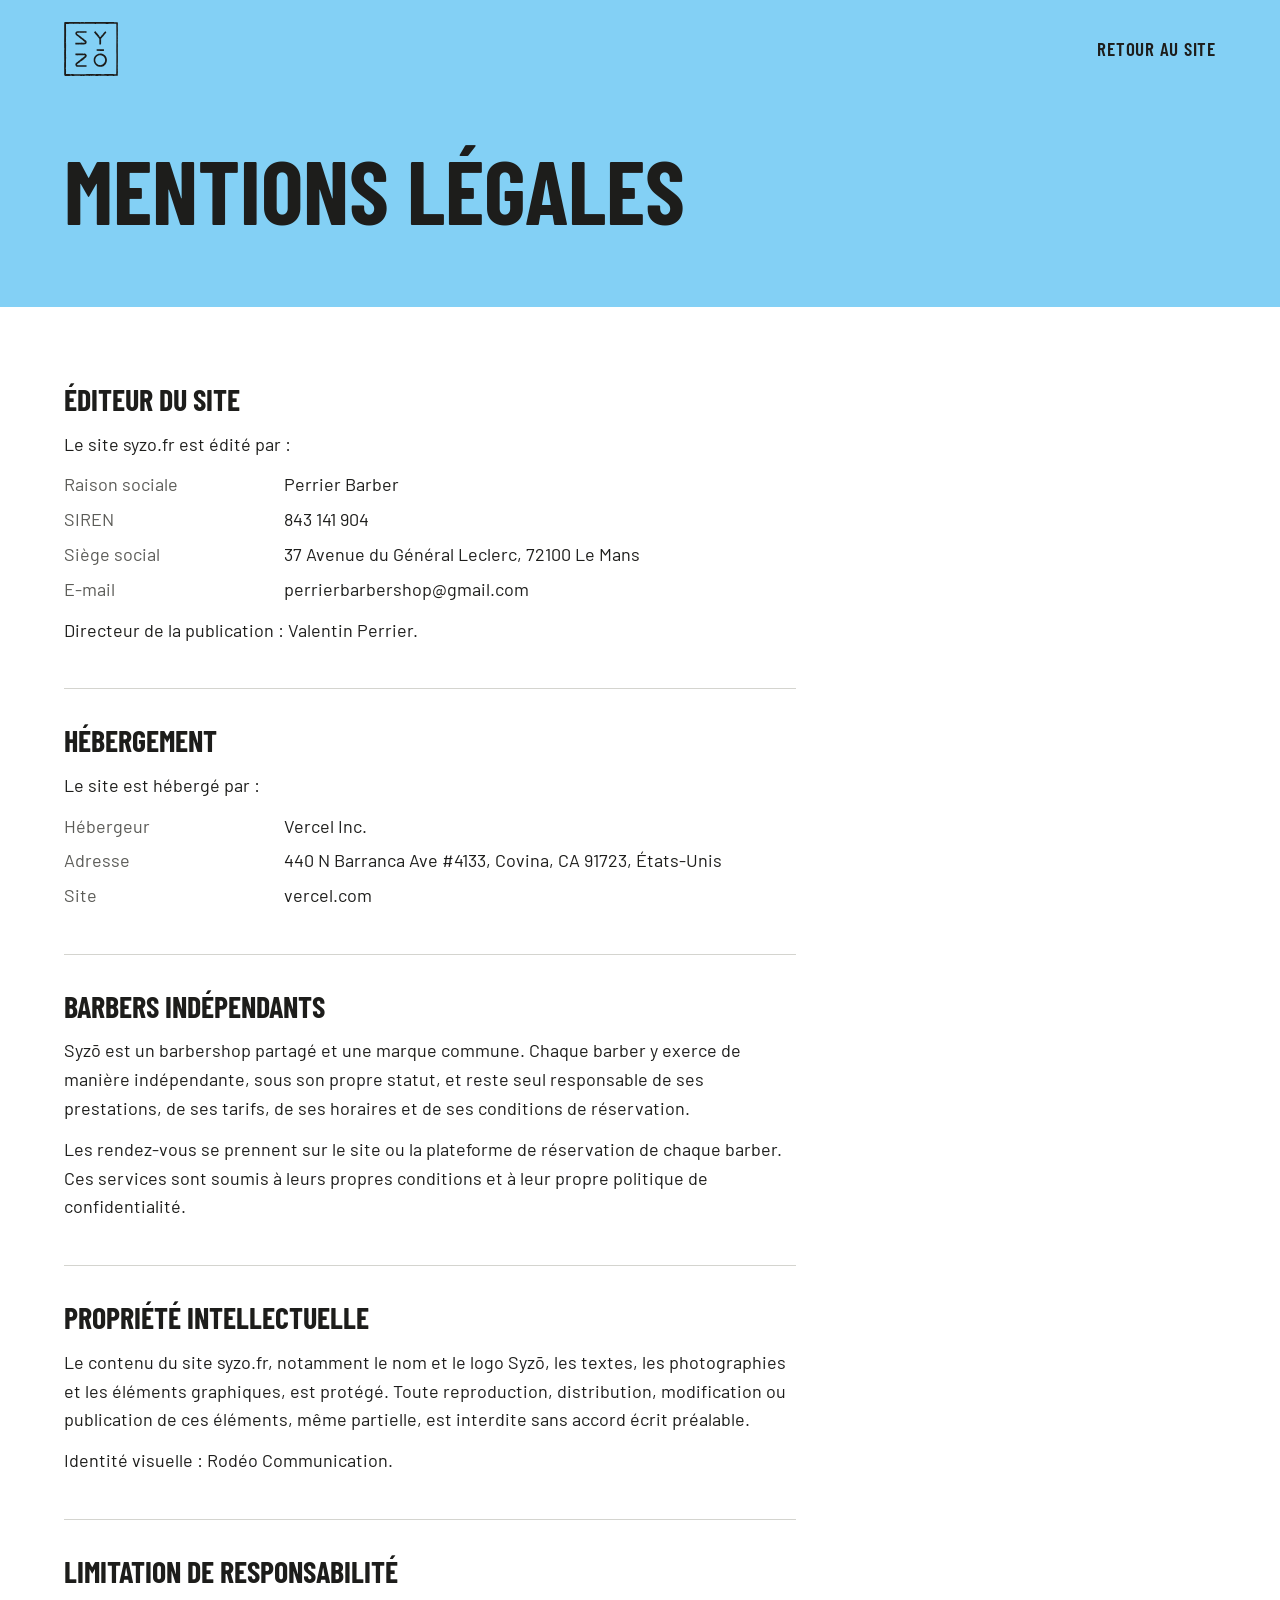
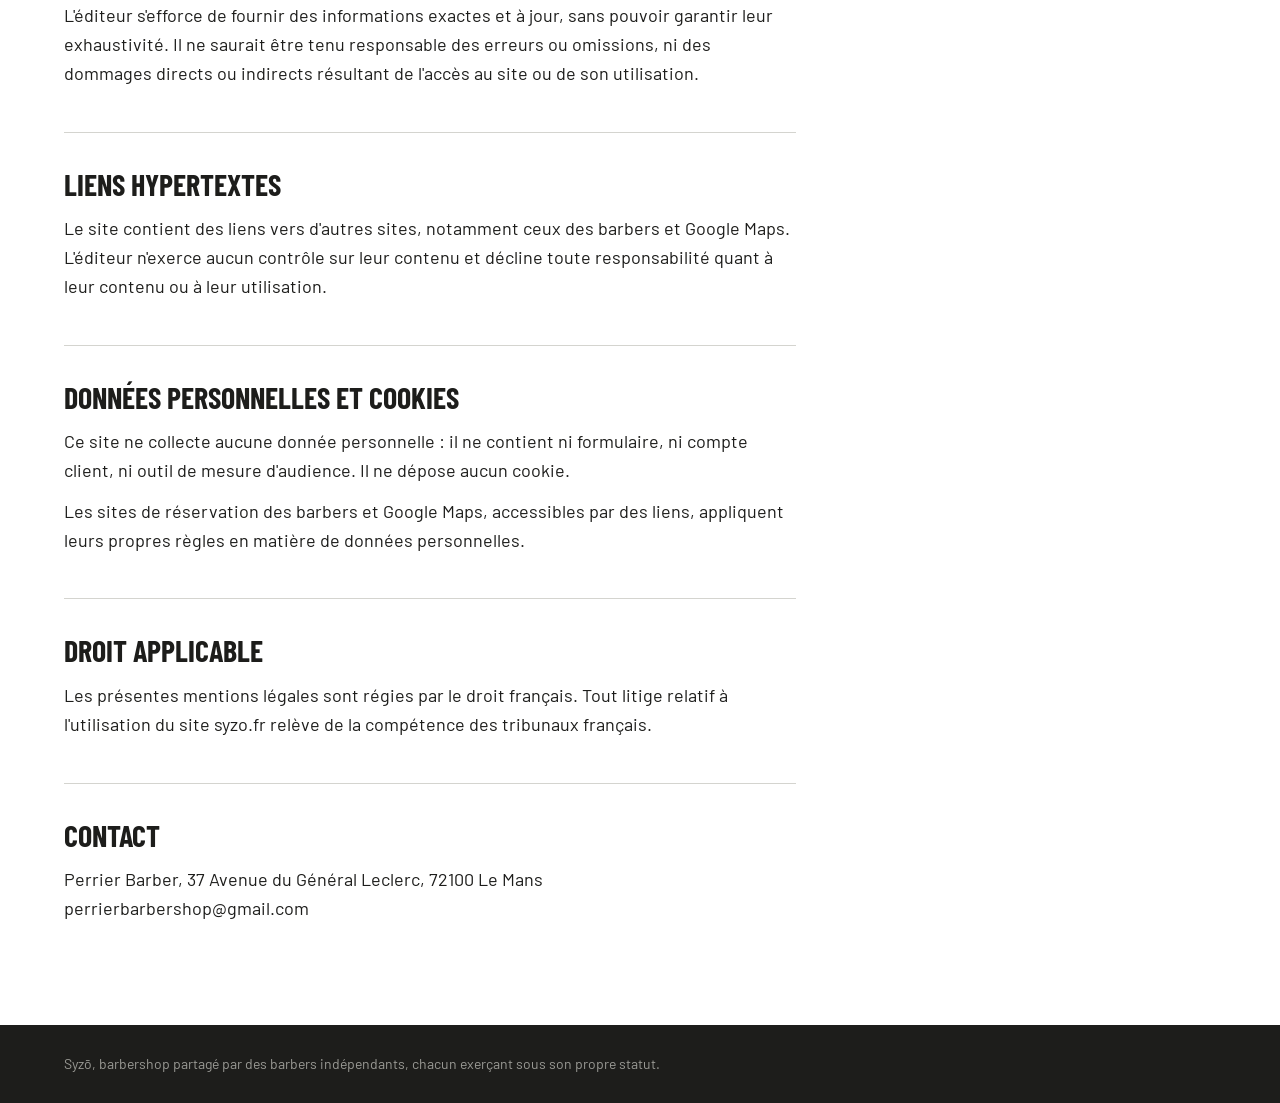
<file: mentions-legales.html>
<!DOCTYPE html>
<html lang="fr">
<head>
<meta charset="utf-8">
<meta name="viewport" content="width=device-width, initial-scale=1">
<title>Mentions légales, Syzō</title>
<meta name="robots" content="noindex">
<link rel="icon" href="favicon.svg" type="image/svg+xml">
<link rel="stylesheet" href="fonts/fonts.css">
<style>
  :root{--ciel:#83D0F5;--encre:#1D1D1B;--blanc:#FFFFFF;--gris:#5B5B57;--titre:"Barlow Condensed","Arial Narrow",sans-serif;--texte:"Barlow",system-ui,sans-serif;--marge:clamp(20px,5vw,72px)}
  *{box-sizing:border-box;margin:0;padding:0}
  body{font-family:var(--texte);font-size:18px;line-height:1.6;color:var(--encre);background:var(--blanc);-webkit-font-smoothing:antialiased}
  a{color:inherit}
  :focus-visible{outline:3px solid var(--encre);outline-offset:3px}
  header{background:var(--ciel);padding:22px var(--marge) clamp(48px,6vw,80px)}
  header .haut{display:flex;align-items:center;justify-content:space-between}
  header .logo{width:54px;height:54px;display:block}
  header .retour{font-family:var(--titre);font-weight:600;font-size:19px;letter-spacing:.04em;text-transform:uppercase;text-decoration:none}
  header .retour:hover{text-decoration:underline;text-underline-offset:5px;text-decoration-thickness:2px}
  h1{font-family:var(--titre);font-weight:700;text-transform:uppercase;font-size:clamp(48px,7vw,96px);line-height:.92;margin-top:clamp(40px,6vw,72px)}
  main{padding:clamp(48px,6vw,80px) var(--marge) clamp(64px,8vw,110px);max-width:860px}
  section+section{margin-top:44px;padding-top:36px;border-top:1px solid #D4D4CF}
  h2{font-family:var(--titre);font-weight:700;text-transform:uppercase;font-size:30px;line-height:1.05;margin-bottom:14px}
  p+p,p+dl,dl+p{margin-top:12px}
  dl{display:grid;grid-template-columns:200px 1fr;gap:6px 20px}
  dt{color:var(--gris)}
  @media (max-width:600px){dl{grid-template-columns:1fr;gap:0}dd{margin-bottom:10px}}
  .a-completer{background:#FFF2A8;padding:0 4px}
  footer{background:var(--encre);color:#9A9A95;padding:28px var(--marge);font-size:14px}
</style>
</head>
<body>
<svg width="0" height="0" style="position:absolute" aria-hidden="true">
  <symbol id="syzo" viewBox="0 0 1563 1564"><path fill-rule="evenodd" fill="currentColor" d="M160.2 1561.1C187.7 1560.5 189.0 1560.4 191.8 1558.3C194.2 1556.5 194.9 1556.4 195.3 1557.5C196.0 1559.1 199.7 1559.4 246.5 1561.0C288.4 1562.5 359.7 1561.1 380.3 1558.3C390.2 1557.0 393.8 1556.9 396.1 1557.7C398.5 1558.6 399.8 1558.5 402.8 1557.3C408.7 1554.7 418.4 1555.2 425.0 1558.3C431.6 1561.5 434.9 1561.7 438.3 1559.0C439.7 1557.9 441.1 1557.0 441.4 1557.0C441.7 1557.0 442.0 1557.9 442.0 1559.0C442.0 1561.0 442.7 1561.0 486.5 1561.0L531.1 1561.0L533.7 1558.2C535.1 1556.7 536.4 1556.0 536.7 1556.5C538.1 1560.3 537.7 1560.3 574.6 1560.4C612.5 1560.5 617.0 1560.1 617.0 1556.8C617.0 1555.7 617.8 1554.6 619.0 1554.3C620.1 1554.0 621.0 1553.4 621.0 1552.9C621.0 1551.0 629.2 1543.1 630.6 1543.7C631.4 1544.0 632.0 1544.6 632.0 1545.1C632.0 1546.9 624.7 1554.0 622.9 1554.0C621.5 1554.0 621.0 1554.7 621.0 1556.6C621.0 1559.5 623.4 1559.3 628.2 1555.9C631.7 1553.5 631.8 1553.5 634.7 1556.6L637.1 1559.3L660.3 1558.6C673.3 1558.2 685.0 1557.3 686.8 1556.7C689.7 1555.7 690.3 1555.8 691.2 1557.4C692.0 1558.9 693.0 1559.1 697.1 1558.5C700.5 1558.0 702.8 1558.3 704.9 1559.3C707.4 1560.5 712.2 1560.8 731.6 1560.5L755.3 1560.3L757.3 1557.6C758.4 1556.0 759.6 1555.3 760.3 1555.7C761.0 1556.2 766.5 1556.7 772.6 1557.0C781.1 1557.4 784.2 1557.9 785.6 1559.2C788.5 1561.7 795.7 1562.3 802.1 1560.6C806.0 1559.6 809.0 1559.4 811.6 1560.0C816.9 1561.1 963.4 1561.8 984.0 1560.9C993.1 1560.4 1009.5 1559.7 1020.5 1559.1C1037.2 1558.3 1040.7 1558.4 1042.4 1559.6C1044.8 1561.2 1070.2 1561.6 1074.3 1560.1C1082.3 1557.0 1135.5 1555.6 1154.0 1557.9C1159.4 1558.6 1163.8 1558.6 1167.5 1557.9C1171.7 1557.1 1174.0 1557.2 1176.8 1558.2C1182.0 1560.0 1199.4 1559.7 1204.7 1557.7C1208.6 1556.2 1209.1 1556.3 1212.7 1558.1C1219.6 1561.7 1229.9 1562.2 1278.0 1561.5C1321.7 1560.9 1327.5 1560.4 1326.5 1557.7C1326.1 1556.8 1333.8 1556.6 1362.2 1556.8C1396.6 1557.1 1398.7 1557.2 1402.9 1559.2C1407.1 1561.2 1408.2 1561.3 1443.9 1560.7C1464.0 1560.3 1485.0 1559.6 1490.5 1559.0C1496.0 1558.4 1510.2 1557.8 1522.0 1557.6C1548.0 1557.2 1552.5 1555.8 1557.0 1547.0C1559.8 1541.5 1559.8 1532.5 1557.0 1530.8C1554.5 1529.2 1554.5 1527.8 1557.0 1525.5C1559.4 1523.3 1559.5 1521.2 1557.5 1518.3C1556.1 1516.3 1556.2 1515.8 1558.0 1512.7C1560.0 1509.3 1560.0 1509.3 1558.0 1506.8C1556.3 1504.6 1556.2 1504.1 1557.5 1502.4C1559.6 1499.6 1559.4 1495.9 1557.0 1495.3C1554.4 1494.6 1554.3 1491.0 1556.9 1491.0C1560.0 1491.0 1560.3 1488.8 1560.8 1456.1C1561.2 1427.4 1561.1 1424.5 1559.6 1423.4C1558.0 1422.3 1558.0 1421.3 1559.0 1413.8C1561.0 1400.0 1560.6 1371.4 1558.5 1366.1C1557.1 1362.7 1556.9 1361.3 1557.8 1359.9C1559.4 1357.3 1559.3 1354.9 1557.3 1352.1C1555.8 1349.9 1555.8 1349.6 1557.3 1348.5C1559.7 1346.8 1560.0 1322.3 1557.6 1318.9C1555.6 1316.0 1555.6 1314.1 1557.4 1312.1C1559.9 1309.3 1560.1 1237.4 1557.6 1233.8C1556.0 1231.4 1556.0 1231.0 1557.3 1231.0C1559.8 1231.0 1560.2 1202.6 1557.8 1198.9C1556.2 1196.4 1556.2 1196.0 1558.2 1190.9C1560.2 1185.5 1560.2 1185.0 1560.0 977.0C1559.7 709.2 1559.9 731.2 1557.8 727.4C1556.1 724.3 1556.1 724.1 1558.2 721.5L1560.3 718.8L1559.5 648.3C1559.1 609.5 1558.4 576.6 1558.0 575.2C1557.6 573.7 1556.9 571.7 1556.5 570.8C1556.0 569.5 1556.3 569.0 1557.4 569.0C1559.3 569.0 1559.2 572.1 1559.6 510.0C1560.1 451.2 1559.4 432.0 1556.9 432.0C1555.8 432.0 1555.0 431.3 1555.0 430.5C1555.0 429.7 1555.9 429.0 1557.0 429.0C1559.8 429.0 1560.8 422.9 1558.5 419.4C1557.2 417.3 1557.1 416.6 1558.1 415.3C1560.3 412.7 1560.5 323.6 1558.4 315.9C1556.9 310.6 1556.9 309.8 1558.2 308.2C1561.3 304.6 1560.5 134.0 1557.4 134.0C1556.6 134.0 1556.0 133.6 1556.0 133.0C1556.0 132.4 1556.6 132.0 1557.3 132.0C1558.9 132.0 1560.7 37.2 1559.4 26.9C1558.3 18.0 1555.2 13.2 1548.5 9.7C1544.8 7.7 1542.2 7.5 1511.5 6.8C1493.3 6.4 1469.5 5.6 1458.5 5.0C1419.1 3.0 801.0 1.8 641.3 3.5C581.7 4.1 558.7 4.0 544.7 3.0C529.8 2.0 523.3 2.0 509.5 3.1C500.1 3.8 480.6 4.4 466.0 4.3C451.4 4.2 394.1 3.9 338.5 3.5C188.4 2.6 160.7 2.5 147.5 2.9C140.9 3.0 111.4 2.9 82.0 2.5C24.1 1.7 23.8 1.7 15.8 7.0C7.5 12.5 6.6 15.9 6.3 40.0C6.2 51.3 5.7 66.8 5.1 74.5C4.5 83.1 4.4 121.2 4.8 174.0C5.6 270.1 5.5 336.6 4.5 444.0C2.9 600.7 3.4 739.2 5.6 761.5C7.4 780.0 8.0 782.0 11.1 778.9C13.5 776.5 16.6 776.5 17.9 778.9C18.8 780.5 18.2 781.1 13.2 783.6C6.8 786.8 6.0 788.5 9.0 792.0C11.7 795.1 11.5 796.6 8.3 798.7C3.9 801.5 4.0 801.1 4.7 829.0C5.0 843.6 5.3 856.9 5.2 858.5C5.2 860.1 5.1 864.1 5.1 867.2C5.0 870.4 4.6 875.0 4.0 877.4C2.6 883.6 2.6 895.3 4.0 948.0C4.7 973.6 5.4 1025.1 5.5 1062.5C5.8 1136.5 6.1 1143.9 9.1 1146.6C11.6 1148.8 11.5 1149.8 8.6 1152.5C5.8 1155.1 5.4 1159.0 4.5 1192.0C4.2 1203.3 3.6 1215.9 3.1 1220.0C2.5 1224.8 2.5 1229.8 3.1 1234.0C3.7 1238.0 4.3 1291.7 4.6 1372.5C4.8 1445.1 5.4 1511.7 6.0 1520.4C7.0 1535.9 7.3 1537.2 10.5 1538.3C11.1 1538.6 11.1 1539.9 10.3 1542.1C9.1 1545.1 9.2 1545.8 11.5 1549.1C17.0 1557.5 22.8 1560.1 38.0 1561.0C52.9 1561.9 123.4 1562.0 160.2 1561.1ZM888.0 1547.0C886.9 1545.9 886.0 1544.3 886.0 1543.5C886.0 1542.7 885.4 1542.0 884.6 1542.0C883.4 1542.0 882.0 1540.0 882.0 1538.4C882.0 1536.8 885.2 1538.5 886.0 1540.5C886.5 1541.9 887.6 1543.0 888.4 1543.0C889.8 1543.0 893.0 1546.6 893.0 1548.2C893.0 1549.7 890.0 1549.0 888.0 1547.0ZM209.7 1540.3C208.1 1538.8 213.7 1532.0 216.6 1532.0C218.9 1532.0 218.2 1534.7 214.9 1537.9C211.8 1541.1 210.8 1541.5 209.7 1540.3ZM1485.5 1540.0C1484.3 1538.1 1489.4 1532.0 1492.2 1532.0C1494.0 1532.0 1492.8 1536.3 1490.4 1538.5C1487.5 1541.2 1486.4 1541.5 1485.5 1540.0ZM855.0 1532.0C855.0 1531.4 855.7 1530.7 856.5 1530.4C857.3 1530.0 858.7 1528.3 859.6 1526.4C861.5 1522.5 865.7 1519.3 867.2 1520.8C868.6 1522.2 866.2 1525.7 862.0 1528.3C860.1 1529.4 858.1 1531.0 857.7 1531.7C856.7 1533.3 855.0 1533.4 855.0 1532.0ZM898.4 1521.1C898.0 1519.4 897.0 1518.0 895.9 1517.7C893.6 1517.1 893.4 1515.2 895.6 1514.3C896.6 1513.9 898.1 1514.7 899.6 1516.4C902.5 1519.4 905.0 1519.8 905.0 1517.2C905.0 1515.3 906.8 1513.0 908.2 1513.0C909.8 1513.0 909.0 1516.9 907.2 1518.2C906.1 1518.9 904.8 1520.5 904.1 1521.8C902.4 1525.1 899.1 1524.7 898.4 1521.1ZM302.8 1512.8C301.4 1510.6 300.4 1510.5 285.4 1509.8C260.0 1508.8 221.2 1508.9 199.4 1510.1C183.3 1511.0 169.9 1510.9 130.4 1509.6C103.5 1508.7 76.8 1508.0 71.0 1508.2C65.2 1508.3 59.9 1508.1 59.2 1507.7C58.3 1507.1 58.0 1502.2 58.0 1489.1C58.0 1478.4 57.6 1471.0 57.0 1470.4C56.3 1469.7 56.5 1468.1 57.7 1465.4C60.3 1459.8 60.0 1393.8 57.4 1388.4C55.9 1385.3 55.9 1384.7 57.2 1383.2C58.5 1381.8 58.6 1378.9 57.9 1364.0C57.4 1353.2 57.5 1342.1 58.1 1335.1C58.9 1326.5 58.8 1321.5 57.9 1315.3C56.9 1308.8 56.9 1303.3 57.9 1289.3C58.7 1277.2 58.9 1261.4 58.4 1240.0C58.1 1222.7 57.8 1204.9 57.9 1200.5C58.8 1154.8 58.5 1111.0 57.4 1106.8C56.4 1103.1 56.4 1100.1 57.3 1093.0C58.1 1086.3 58.1 1083.2 57.3 1081.0C56.4 1078.7 56.5 1077.8 57.4 1077.3C58.9 1076.4 61.0 1046.7 61.0 1025.8C61.0 1011.9 60.6 1010.3 56.8 1008.6C55.9 1008.2 56.1 1007.6 57.6 1006.5C59.6 1005.0 59.6 1004.6 59.3 960.2C59.0 912.0 58.6 905.8 56.4 903.9C54.6 902.4 54.6 901.0 56.5 901.0C59.0 901.0 58.9 885.7 56.4 880.7C55.0 878.2 55.1 877.7 56.9 875.1C58.7 872.7 58.8 871.7 57.9 869.1C57.2 867.2 57.1 864.4 57.6 862.2C59.2 854.2 60.0 824.3 59.2 801.5C59.0 796.5 59.2 773.1 59.6 749.5C61.1 661.8 60.9 640.1 58.1 634.2L55.7 629.2L57.9 626.4C60.5 623.1 60.6 618.2 58.5 589.0C57.3 572.5 57.2 564.2 58.1 546.0C58.8 532.0 58.9 506.5 58.5 478.3C58.0 446.7 58.2 426.5 59.1 411.3C59.9 396.3 60.1 379.7 59.5 357.8L58.8 326.2L56.3 325.5C53.4 324.8 53.8 322.5 56.9 322.6C59.4 322.7 59.3 323.8 59.7 272.0C59.8 253.6 60.0 235.6 60.0 232.0C60.2 222.5 58.1 94.4 57.5 74.5C57.1 65.1 57.3 56.9 57.8 56.2C58.5 55.2 72.6 54.8 127.1 54.5C172.1 54.3 199.5 53.7 207.3 52.9C216.6 51.9 221.2 51.9 228.8 52.8C242.6 54.5 253.0 54.4 253.0 52.5C253.0 49.1 258.0 48.7 259.2 52.1C260.3 55.0 293.0 56.2 300.4 53.5C302.8 52.7 306.1 52.3 309.0 52.7C312.5 53.1 314.4 52.8 316.3 51.6C318.8 49.9 318.9 49.9 320.0 52.1L321.2 54.3L347.4 53.6C361.7 53.2 376.9 52.5 381.0 52.0C389.6 51.0 415.7 50.7 421.2 51.6C423.3 52.0 425.0 52.8 425.0 53.5C425.0 55.3 432.1 55.7 445.0 54.9C450.8 54.5 476.4 54.1 501.9 54.1L548.4 54.0L550.8 51.7C553.1 49.5 553.2 49.5 554.6 51.5C556.1 53.5 557.4 53.5 634.3 53.8C700.5 54.0 713.4 53.8 718.5 52.6C722.8 51.5 726.3 51.3 731.0 51.9C734.6 52.3 738.8 52.3 740.5 51.9C746.6 50.1 765.1 50.8 771.5 53.1C776.9 55.0 778.1 55.1 783.0 54.0C791.5 52.1 878.4 52.6 895.5 54.7C911.2 56.5 960.9 55.0 971.4 52.4C974.7 51.5 978.3 51.1 979.4 51.4C980.6 51.7 985.2 51.4 989.7 50.8C996.6 49.8 999.3 49.9 1007.7 51.3C1021.9 53.8 1037.3 54.5 1044.5 53.0C1047.8 52.3 1057.5 51.4 1066.0 50.9C1074.5 50.4 1085.3 49.7 1089.9 49.4C1094.5 49.1 1102.8 49.4 1108.4 50.0C1113.9 50.6 1130.2 51.3 1144.5 51.6C1158.8 51.9 1175.7 52.7 1182.2 53.6C1191.2 54.7 1202.4 55.0 1231.2 54.8C1251.7 54.6 1272.6 54.9 1277.7 55.4C1286.8 56.2 1286.8 56.2 1287.2 53.8L1287.5 51.5L1308.5 51.2C1324.0 51.0 1333.0 51.3 1343.0 52.6C1357.3 54.4 1410.4 54.1 1444.0 52.0C1468.4 50.5 1511.3 50.7 1513.6 52.4C1515.5 53.8 1515.5 56.3 1515.7 173.2C1515.9 238.8 1516.2 331.6 1516.6 379.5C1516.9 427.4 1517.1 470.1 1517.1 474.5C1517.0 478.9 1516.8 689.9 1516.6 943.5C1516.1 1567.4 1516.3 1510.5 1514.3 1512.6C1512.7 1514.2 1510.3 1514.3 1484.5 1513.7C1469.1 1513.3 1450.7 1512.6 1443.5 1512.0C1433.1 1511.2 1211.8 1509.4 1166.0 1509.7C1094.1 1510.2 1000.7 1509.8 968.5 1508.9C925.9 1507.7 909.2 1508.0 904.7 1510.1C902.6 1511.0 901.7 1511.1 900.8 1510.2C899.3 1508.7 893.4 1508.6 892.5 1510.0C891.7 1511.4 887.3 1511.3 886.4 1509.9C885.9 1509.0 864.3 1508.9 801.1 1509.5C704.9 1510.5 584.7 1510.7 559.5 1510.1C529.8 1509.3 472.9 1511.4 471.8 1513.4C470.7 1515.4 468.0 1515.5 468.0 1513.6C468.0 1512.9 467.0 1511.9 465.8 1511.5C460.3 1509.8 423.4 1509.4 386.0 1510.7C364.3 1511.4 338.4 1511.9 328.5 1511.8C312.8 1511.5 310.2 1511.7 308.0 1513.3C304.9 1515.5 304.5 1515.5 302.8 1512.8ZM1531.0 1422.2C1531.0 1419.6 1538.5 1412.6 1540.4 1413.3C1542.9 1414.3 1542.3 1415.7 1538.0 1420.0C1533.7 1424.3 1531.0 1425.1 1531.0 1422.2ZM38.5 1345.0C37.7 1343.6 38.8 1342.0 40.6 1342.0C41.6 1342.0 42.0 1340.8 42.0 1338.0C42.0 1333.5 40.6 1333.5 36.6 1337.9C35.5 1339.1 34.1 1340.0 33.3 1340.0C30.5 1340.0 32.2 1336.6 37.8 1331.4C43.9 1325.7 47.8 1324.4 48.7 1328.0C49.0 1329.1 50.0 1330.0 51.0 1330.0C53.4 1330.0 54.1 1332.1 52.3 1334.1C49.6 1337.2 49.0 1341.8 51.1 1342.3C53.4 1342.9 53.7 1346.0 51.4 1346.0C50.5 1346.0 49.6 1345.1 49.3 1344.0C48.7 1341.6 42.0 1341.0 42.0 1343.4C42.0 1345.1 39.3 1346.3 38.5 1345.0ZM1544.0 1314.7C1544.0 1312.2 1551.5 1305.9 1552.8 1307.2C1554.6 1309.0 1554.3 1309.6 1550.8 1312.9C1547.4 1316.1 1544.0 1317.0 1544.0 1314.7ZM637.9 1297.6C648.8 1295.9 653.0 1294.2 653.0 1291.2C653.5 1272.4 653.0 1253.6 652.0 1252.6C651.2 1251.8 619.1 1251.5 529.0 1251.4C431.8 1251.3 406.7 1251.0 405.5 1250.0C404.4 1249.1 402.4 1248.9 398.7 1249.5C388.2 1250.9 381.3 1247.8 377.3 1239.9C374.5 1234.5 374.9 1231.3 379.1 1224.8C382.2 1220.0 382.3 1219.9 386.4 1220.5C391.5 1221.3 395.8 1218.8 392.8 1216.9C389.9 1215.3 390.7 1213.3 395.6 1210.1C398.1 1208.4 400.3 1207.0 400.5 1207.0C400.8 1207.0 402.9 1205.2 405.1 1203.0C409.5 1198.7 414.5 1195.9 417.0 1196.3C417.9 1196.4 424.7 1192.5 432.3 1187.5C444.9 1179.2 448.3 1176.0 444.5 1176.0C441.7 1176.0 443.0 1173.2 446.7 1170.9C450.8 1168.4 453.3 1166.1 454.6 1163.7C455.5 1162.1 465.4 1155.0 466.7 1155.0C467.2 1155.0 468.5 1153.4 469.8 1151.5C471.3 1149.1 472.8 1148.0 474.4 1148.0C476.2 1148.0 477.0 1147.4 477.2 1145.8C477.4 1144.5 478.3 1143.4 479.5 1143.1C480.6 1142.9 481.9 1142.2 482.3 1141.4C482.7 1140.6 483.7 1140.0 484.5 1140.0C485.3 1140.0 486.6 1138.7 487.4 1137.1C489.2 1133.6 494.7 1132.2 496.7 1134.7C498.2 1136.7 504.3 1133.0 517.5 1122.0C522.4 1117.9 535.5 1108.1 546.5 1100.2C575.1 1079.6 593.0 1064.7 593.0 1061.4C593.0 1059.2 588.2 1059.7 587.0 1062.0C586.4 1063.1 585.3 1064.0 584.5 1064.0C582.3 1064.0 582.7 1062.2 585.2 1060.9C586.5 1060.2 589.4 1058.0 591.7 1055.9C596.5 1051.5 600.0 1050.8 600.0 1054.1C600.0 1056.0 600.4 1055.9 604.1 1052.5C606.3 1050.5 615.0 1043.8 623.4 1037.6C638.0 1026.7 647.0 1018.3 647.0 1015.3C647.0 1014.3 646.4 1014.1 645.0 1014.5C642.9 1015.2 642.1 1012.7 644.0 1011.5C644.5 1011.2 645.0 1010.1 645.0 1009.1C645.0 1008.0 645.9 1006.2 647.0 1004.9L649.0 1002.5L649.6 1004.8C650.7 1008.8 651.7 1007.1 654.9 995.5C660.3 976.1 659.3 964.6 650.9 952.5C649.0 949.7 646.8 945.5 646.1 943.2C643.5 935.3 635.0 927.6 626.7 925.6C625.2 925.2 621.9 923.4 619.4 921.5C612.4 916.1 605.8 914.6 589.7 914.5L575.8 914.5L573.5 917.5L571.1 920.4L568.7 918.2C566.7 916.3 565.2 916.0 559.1 916.0C555.1 916.0 551.1 915.6 550.1 915.0C549.0 914.5 529.3 913.8 503.4 913.5C478.7 913.2 454.4 912.5 449.5 912.0C436.7 910.6 426.2 910.8 413.5 912.5C405.7 913.5 392.7 914.0 368.2 914.0C336.1 914.0 333.9 914.1 332.1 915.9C330.5 917.5 330.2 920.1 329.5 938.0C328.5 964.1 327.1 962.2 348.8 963.1C357.4 963.5 367.4 964.5 371.0 965.4C378.6 967.2 391.4 967.4 412.0 966.0C420.0 965.4 457.1 964.8 494.5 964.6L562.5 964.3L562.8 961.7C563.3 957.5 572.0 951.4 572.0 955.2C572.0 955.9 570.8 957.6 569.3 959.2C566.0 962.7 568.0 963.9 574.2 962.1C577.5 961.1 578.5 961.1 579.8 962.3C580.8 963.1 584.4 964.1 588.0 964.5C595.5 965.3 597.3 966.1 601.7 970.3C611.2 979.2 606.5 985.3 569.0 1012.8C540.3 1033.8 531.9 1041.4 527.9 1050.2C527.2 1051.9 525.9 1053.0 524.6 1053.0C520.3 1053.1 496.8 1069.6 477.0 1086.5C470.1 1092.3 458.9 1100.9 452.0 1105.5C445.1 1110.1 434.6 1118.2 428.5 1123.5C422.4 1128.7 413.7 1135.7 409.0 1138.9C398.9 1145.9 397.0 1147.8 396.1 1152.2C395.5 1155.1 395.0 1155.5 391.9 1155.6C386.4 1155.7 386.3 1155.8 380.8 1160.8C377.9 1163.4 369.9 1170.1 363.0 1175.7C343.5 1191.5 337.6 1198.2 333.2 1210.2C329.4 1220.3 328.8 1227.7 330.5 1239.7C334.3 1265.1 339.3 1275.1 354.0 1285.9C366.2 1295.0 370.4 1296.5 383.6 1296.5C390.2 1296.5 395.2 1296.9 396.1 1297.6C396.9 1298.2 398.1 1298.9 398.7 1299.1C399.4 1299.3 451.2 1299.4 513.7 1299.3C612.4 1299.2 628.9 1299.0 637.9 1297.6ZM1091.3 1294.5C1122.9 1289.8 1164.5 1266.8 1186.4 1242.2C1199.0 1228.0 1211.1 1211.0 1215.7 1201.0C1218.2 1195.8 1221.8 1188.8 1223.9 1185.5C1226.0 1182.2 1228.0 1177.6 1228.4 1175.3C1228.7 1173.1 1231.1 1165.9 1233.7 1159.3C1237.5 1149.7 1238.4 1146.1 1238.7 1140.0C1238.9 1135.9 1239.7 1129.8 1240.5 1126.5C1241.4 1122.6 1242.0 1114.0 1242.2 1102.0L1242.4 1083.5L1237.1 1062.0C1226.0 1016.7 1214.5 996.5 1181.8 964.4C1166.1 949.0 1166.9 949.5 1126.0 928.8C1110.8 921.1 1097.1 917.1 1079.0 915.0C1064.4 913.3 1028.5 914.2 1021.0 916.4C1018.0 917.3 1011.7 918.1 1007.0 918.3C999.6 918.5 997.4 919.1 990.0 922.4C985.3 924.5 977.0 928.2 971.5 930.5C946.3 941.1 927.4 954.1 922.7 963.9C920.7 968.0 920.2 968.5 917.3 968.4C914.5 968.2 913.5 968.9 910.8 972.4C909.0 974.6 904.3 980.0 900.4 984.2C892.9 992.0 889.8 997.0 888.5 1002.7C888.2 1004.5 887.1 1006.6 886.1 1007.2C883.0 1009.5 881.0 1013.4 881.0 1017.2C881.0 1021.5 879.4 1022.3 878.4 1018.4L877.8 1015.9L875.4 1018.1C873.4 1020.0 873.0 1021.3 873.0 1026.5C873.0 1032.1 872.6 1033.3 869.0 1038.6C863.3 1047.0 861.6 1053.3 863.0 1060.8C864.1 1066.2 864.0 1066.9 861.8 1071.0C857.7 1079.0 859.1 1128.6 864.1 1147.7C884.0 1224.8 940.9 1279.1 1015.7 1292.5C1037.0 1296.3 1073.2 1297.2 1091.3 1294.5ZM1544.5 1280.0C1543.8 1278.8 1546.0 1275.4 1548.9 1273.4C1553.5 1270.2 1554.2 1273.6 1549.9 1277.9C1546.7 1281.2 1545.5 1281.6 1544.5 1280.0ZM1060.2 1256.8C1059.4 1256.0 1059.7 1254.9 1061.4 1252.6C1065.4 1247.2 1065.4 1247.0 1061.6 1247.0C1058.6 1247.0 1058.0 1247.4 1058.0 1249.0C1058.0 1251.7 1055.3 1252.7 1053.7 1250.7C1051.9 1248.3 1044.8 1247.1 1033.5 1247.0C1025.5 1247.0 1022.6 1246.5 1019.0 1244.9C1016.5 1243.7 1011.2 1242.4 1007.2 1241.9C999.6 1241.1 999.0 1240.8 978.2 1229.2C974.2 1227.0 967.6 1222.4 963.4 1219.1C958.3 1214.9 955.0 1213.0 953.1 1213.0C949.4 1213.0 948.9 1212.3 950.3 1209.2C951.2 1207.2 951.2 1206.6 950.1 1206.2C947.5 1205.3 941.1 1198.9 938.6 1194.5C937.2 1192.2 933.8 1188.3 931.0 1186.0C927.6 1183.2 926.0 1181.1 926.0 1179.5C926.0 1178.1 924.8 1176.2 922.9 1174.8L919.9 1172.4L921.7 1169.2L923.5 1166.0L920.4 1163.5C917.7 1161.4 917.0 1160.0 916.1 1154.3C914.5 1145.1 913.5 1142.8 910.0 1140.8C907.0 1139.1 905.8 1134.8 908.0 1133.5C909.6 1132.5 909.2 1127.8 907.0 1121.5C903.2 1110.6 904.9 1084.0 910.6 1064.2C924.7 1015.1 967.1 975.4 1017.0 964.5C1027.1 962.3 1052.7 961.4 1061.6 962.9C1079.3 966.0 1108.3 977.2 1122.3 986.3C1156.1 1008.3 1178.6 1038.2 1185.1 1069.8C1186.1 1074.9 1187.9 1082.2 1189.1 1085.9L1191.1 1092.8L1189.0 1113.6C1185.8 1145.6 1184.2 1150.8 1171.4 1172.3C1158.2 1194.3 1151.3 1202.8 1139.0 1211.8C1134.9 1214.9 1129.1 1219.6 1126.1 1222.2C1118.7 1228.9 1109.8 1233.1 1091.8 1238.5L1076.5 1243.1L1071.0 1248.9C1063.2 1257.0 1061.6 1258.2 1060.2 1256.8ZM1532.9 1244.9C1530.5 1242.5 1530.8 1239.7 1533.5 1239.2C1534.6 1239.0 1536.3 1238.1 1537.2 1237.3C1540.8 1234.1 1542.1 1236.5 1539.7 1241.9C1537.3 1247.5 1536.0 1248.0 1532.9 1244.9ZM1013.2 950.3C1011.1 949.5 1011.8 947.5 1015.4 944.1C1018.6 941.0 1022.0 940.4 1022.0 942.8C1022.0 944.3 1014.5 950.8 1013.2 950.3ZM20.3 925.3C19.7 923.7 27.0 916.0 29.1 916.0C31.2 916.0 29.7 920.0 26.3 923.3C22.2 927.4 21.2 927.8 20.3 925.3ZM8.5 913.9C7.4 912.3 13.2 906.1 15.8 906.0C18.0 906.0 17.1 908.8 13.9 911.9C10.6 915.2 9.5 915.6 8.5 913.9ZM1059.5 841.1C1069.4 840.5 1081.8 839.5 1087.0 838.9C1092.2 838.3 1098.8 838.0 1101.5 838.4C1118.6 840.5 1151.6 839.8 1154.1 837.3C1156.7 834.7 1158.7 792.3 1156.3 789.9C1155.5 789.1 1149.7 788.6 1137.8 788.5C1128.3 788.3 1116.2 787.9 1110.9 787.5C1103.6 786.9 1100.1 787.1 1095.9 788.3C1091.9 789.4 1089.2 789.6 1085.5 789.0C1082.8 788.5 1051.7 788.1 1016.5 788.1C957.5 788.0 952.2 788.1 949.0 789.8L945.5 791.5L945.2 807.2C945.0 822.5 945.0 823.0 947.0 823.0C949.6 823.0 949.6 825.6 947.0 826.3C945.4 826.7 945.0 827.7 945.0 831.5L945.0 836.1L955.5 835.9C962.6 835.7 966.4 836.0 967.2 836.8C969.1 838.7 979.6 837.3 983.8 834.7C984.5 834.2 985.6 834.3 986.3 834.8C987.0 835.3 988.9 836.0 990.5 836.4C992.1 836.8 994.2 837.8 995.2 838.7C996.6 840.0 997.2 840.0 1000.2 838.4C1002.0 837.4 1006.4 836.3 1010.0 835.8C1013.6 835.4 1017.8 834.8 1019.3 834.4C1021.6 833.9 1022.2 834.1 1022.7 835.9C1023.4 838.5 1026.6 838.7 1029.2 836.3C1030.2 835.4 1031.0 835.1 1031.0 835.6C1031.0 836.1 1030.0 837.4 1028.8 838.4L1026.7 840.3L1029.1 841.6C1030.6 842.5 1033.3 842.9 1036.5 842.6C1039.2 842.3 1049.6 841.6 1059.5 841.1ZM43.6 736.2C43.0 735.1 49.8 728.0 51.5 728.0C53.9 728.0 53.2 730.9 50.1 734.1C47.2 736.9 44.6 737.8 43.6 736.2ZM8.4 700.9C7.7 699.7 13.7 693.0 15.6 693.0C18.6 693.0 18.1 695.5 14.7 698.7C10.8 702.2 9.5 702.7 8.4 700.9ZM389.5 650.7C397.2 650.7 412.1 650.9 422.5 651.0C437.3 651.3 443.4 650.9 450.0 649.6C465.5 646.5 466.0 646.5 467.6 648.8C469.1 650.9 469.2 650.9 521.3 650.7C568.6 650.5 573.8 650.3 576.7 648.7C581.7 646.0 590.5 646.4 594.1 649.5C597.2 652.0 599.0 651.9 602.3 649.2C603.2 648.3 606.6 647.5 609.8 647.2C614.9 646.8 616.7 645.9 626.5 639.4C645.5 626.9 650.1 620.1 652.4 601.8C653.1 596.1 654.2 590.5 654.8 589.3C656.8 585.7 656.2 580.9 653.0 574.5C649.1 566.4 645.9 558.0 646.8 558.0C648.1 558.0 649.7 559.5 650.9 561.8C652.3 564.5 654.0 564.7 654.0 562.2C654.0 556.8 649.4 551.0 639.8 544.4C637.4 542.7 633.4 538.7 630.9 535.5C628.5 532.3 623.6 527.5 620.0 524.8C616.4 522.2 610.9 517.7 607.7 514.9C602.3 510.1 601.7 509.8 599.5 511.0C597.3 512.2 596.7 511.9 590.9 506.9C587.5 504.0 583.0 499.2 580.8 496.2C577.6 492.0 575.5 490.2 570.5 488.0C567.0 486.4 563.4 484.0 562.5 482.7C561.6 481.3 558.1 478.9 554.6 477.2C550.5 475.2 540.8 467.9 525.9 455.5C513.6 445.2 498.8 433.3 493.1 429.1C487.4 424.9 478.2 418.1 472.6 414.0C465.8 409.0 461.8 406.7 460.2 406.9C458.5 407.1 457.6 406.4 456.5 403.6C455.6 401.6 454.6 400.0 454.2 400.0C453.8 400.0 450.4 397.3 446.5 393.9C442.6 390.6 438.1 387.2 436.5 386.3C434.9 385.4 431.4 382.9 428.9 380.8C426.4 378.7 419.5 373.7 413.7 369.7C401.9 361.7 379.6 342.1 377.4 337.9C374.0 331.2 376.5 322.0 383.3 316.6L387.2 313.5L519.5 313.0C592.3 312.7 652.0 312.3 652.3 312.0C652.5 311.7 653.0 303.2 653.3 293.0C654.1 269.0 654.4 269.7 642.5 268.9C637.5 268.6 628.3 267.8 622.0 267.2C609.1 265.9 397.8 263.6 389.0 264.6C372.0 266.5 360.8 271.9 349.0 283.9C330.1 303.1 323.9 325.1 331.4 346.0C332.9 350.1 334.8 355.5 335.6 358.0C339.6 369.6 343.6 375.1 352.5 380.9C361.1 386.4 371.8 394.6 377.2 399.8C382.3 404.6 383.2 405.1 385.9 404.5C388.6 403.9 389.0 404.1 389.0 405.9C389.0 407.1 388.4 408.0 387.8 408.0C386.1 408.0 390.0 411.2 406.1 423.0C413.6 428.4 424.0 436.9 429.2 441.8C434.4 446.6 443.2 453.8 448.6 457.8C454.0 461.8 464.1 469.7 470.9 475.5C477.8 481.3 488.8 489.7 495.4 494.2C502.1 498.7 511.2 505.7 515.8 509.8C523.8 517.0 542.2 532.0 562.6 548.0C568.2 552.4 576.3 559.2 580.6 563.1C584.9 567.0 591.2 572.2 594.5 574.6C602.8 580.5 604.9 585.5 601.5 591.9C599.6 595.6 596.4 596.7 585.2 597.4C579.7 597.7 574.7 598.6 572.8 599.6C570.0 601.1 569.3 601.1 564.1 599.6C557.5 597.7 545.8 597.5 539.5 599.1C535.8 600.0 534.3 599.9 529.5 598.1C522.7 595.6 511.9 595.3 496.8 597.4C480.7 599.7 439.6 600.2 425.9 598.4C419.7 597.6 413.9 597.2 413.0 597.6C412.2 598.0 393.0 598.2 370.4 598.1C334.5 597.9 329.2 598.1 328.1 599.4C326.4 601.4 328.3 647.4 330.1 649.6C331.5 651.3 343.3 651.9 361.5 651.1C369.2 650.8 381.8 650.6 389.5 650.7ZM1066.5 649.5C1074.9 645.3 1074.5 649.7 1074.6 564.0L1074.7 488.5L1077.0 482.5C1078.8 477.8 1081.3 474.5 1089.0 466.5C1094.3 461.0 1101.5 452.7 1105.0 448.0C1108.5 443.3 1115.5 435.2 1120.5 430.0C1125.4 424.8 1137.6 410.4 1147.4 398.0C1168.0 372.2 1186.8 349.5 1198.5 336.5C1211.5 322.0 1216.1 316.0 1219.6 308.6C1224.9 297.5 1225.1 297.9 1208.8 283.5C1192.9 269.6 1191.7 269.1 1187.4 274.8C1185.9 276.8 1180.0 283.7 1174.5 290.0C1161.4 304.8 1120.2 354.4 1117.1 359.0C1115.8 360.9 1113.2 364.1 1111.4 366.0C1109.6 367.9 1106.6 371.2 1104.9 373.3C1101.5 377.4 1097.3 380.0 1094.2 380.0C1092.2 380.0 1091.0 381.8 1091.0 384.8C1091.0 387.4 1087.3 393.9 1082.8 399.3C1080.5 402.0 1077.9 405.9 1076.9 408.0C1075.9 410.1 1072.3 414.2 1069.0 417.2C1064.1 421.7 1063.0 423.3 1063.0 425.8C1063.0 429.9 1061.1 430.9 1058.8 428.1L1057.0 425.8L1053.9 428.4C1052.0 430.0 1050.1 430.8 1049.0 430.5C1047.7 430.1 1047.1 430.7 1046.6 433.0C1045.8 437.0 1041.7 437.0 1041.2 433.0C1041.0 431.7 1039.9 430.0 1038.9 429.2C1037.9 428.5 1037.0 427.3 1037.0 426.6C1037.0 424.5 1031.0 419.1 1027.3 417.8C1024.7 416.9 1024.1 416.2 1024.6 414.7C1025.1 413.1 1024.7 412.9 1021.8 413.2C1018.6 413.5 1018.5 413.3 1018.2 409.8C1017.9 406.1 1017.3 405.6 1013.8 405.9C1012.8 406.0 1012.0 405.6 1012.0 405.1C1012.0 404.5 1012.6 404.0 1013.4 404.0C1014.2 404.0 1016.2 403.2 1017.8 402.3L1020.7 400.6L1017.2 395.6C997.3 367.4 977.5 343.0 970.1 337.6C967.2 335.5 960.5 328.1 954.5 320.4C943.5 306.5 943.2 306.2 941.2 308.2C939.9 309.5 934.0 304.8 934.0 302.4C934.0 301.8 933.3 300.7 932.5 300.0C931.4 299.1 931.2 298.4 931.9 297.7C933.9 295.7 926.9 285.2 916.5 274.2L906.3 263.5L894.4 274.6C887.8 280.7 879.9 287.5 876.8 289.8C873.7 292.1 870.9 294.4 870.5 294.9C869.0 297.4 877.2 308.9 900.9 338.0C907.9 346.5 916.5 357.6 920.0 362.5C929.4 375.8 933.6 380.6 940.1 385.6C943.4 388.1 946.7 391.4 947.5 392.9C948.3 394.5 952.8 400.0 957.6 405.1C980.3 429.7 1001.4 455.5 1004.5 462.5C1005.7 465.4 1009.1 470.1 1011.9 473.1C1020.3 481.8 1022.4 487.3 1022.8 500.8C1023.1 509.6 1023.5 512.0 1024.6 512.0C1025.4 512.0 1026.0 512.5 1026.0 513.0C1026.0 513.5 1025.3 514.0 1024.5 514.0C1023.2 514.0 1023.0 519.0 1023.0 552.9C1023.0 590.9 1023.0 591.8 1025.0 592.3C1027.5 592.9 1027.6 596.0 1025.2 596.6C1023.6 597.1 1023.5 599.4 1023.2 623.6L1022.9 650.0L1025.2 651.0C1029.7 652.9 1062.0 651.8 1066.5 649.5ZM386.7 640.5C386.3 639.6 387.5 637.9 389.9 636.1C393.4 633.3 393.9 633.2 395.1 634.6C396.2 636.0 396.0 636.6 393.2 639.1C389.6 642.3 387.5 642.8 386.7 640.5ZM1534.1 606.6C1532.7 605.0 1533.7 602.3 1536.4 600.0C1538.5 598.3 1538.4 597.0 1536.2 597.0C1533.6 597.0 1532.8 595.9 1534.1 594.3C1535.1 593.2 1535.9 593.6 1538.6 596.4L1542.0 599.9L1539.3 603.9C1536.4 608.4 1535.8 608.7 1534.1 606.6ZM31.5 594.0C31.2 593.5 31.9 591.7 33.2 590.0C35.1 587.3 35.3 586.6 34.1 584.8C33.2 583.4 33.1 582.5 33.9 581.7C34.7 580.9 35.0 581.2 35.0 582.8C35.0 584.3 35.6 585.0 36.9 585.0C42.7 585.0 43.3 587.3 38.9 591.8C35.8 595.0 32.7 595.9 31.5 594.0ZM1047.7 525.2C1047.5 524.8 1047.0 523.2 1046.6 521.7C1046.1 519.4 1045.5 519.0 1043.9 519.5C1042.2 520.1 1041.9 519.8 1042.2 517.8C1042.6 514.7 1047.0 513.9 1047.0 516.9C1047.0 519.4 1048.1 519.5 1051.9 517.5C1056.9 515.0 1057.6 518.3 1052.9 522.9C1049.8 526.0 1048.5 526.6 1047.7 525.2ZM1538.0 505.4C1538.0 504.1 1536.9 503.0 1535.0 502.3C1531.2 500.9 1531.2 499.9 1535.1 495.5C1540.1 489.8 1543.6 491.2 1539.8 497.5C1538.0 500.6 1537.9 501.6 1538.9 503.2C1539.8 504.7 1539.9 505.5 1539.1 506.3C1538.3 507.1 1538.0 506.8 1538.0 505.4ZM991.2 420.4C989.4 418.4 988.0 416.2 988.0 415.4C988.0 413.6 993.5 410.8 996.3 411.2C1000.0 411.7 999.6 414.7 995.6 416.4C991.4 418.2 991.0 419.5 994.6 420.4C996.0 420.8 997.0 421.6 996.8 422.2C996.0 424.5 994.3 424.0 991.2 420.4ZM432.6 301.3C431.4 300.0 432.0 297.5 433.9 296.3C436.4 294.8 437.0 289.9 435.0 288.3C433.8 287.4 433.8 286.9 434.7 285.9C436.1 284.5 439.0 286.3 439.0 288.5C439.0 289.2 440.0 290.4 441.2 291.2L443.4 292.7L441.1 295.8C438.8 299.2 433.7 302.4 432.6 301.3ZM587.2 298.8C585.1 296.7 585.9 295.3 590.2 293.1C596.5 290.0 598.3 292.5 593.2 297.3C590.1 300.3 589.0 300.6 587.2 298.8ZM1521.8 111.9C1519.4 110.5 1519.5 110.1 1523.5 105.7C1528.4 100.3 1530.7 101.9 1527.6 108.5C1525.4 113.2 1524.7 113.6 1521.8 111.9ZM18.5 61.1C15.2 59.2 13.8 55.0 16.5 55.0C17.3 55.0 18.3 55.7 18.6 56.5C19.4 58.4 22.1 58.4 24.6 56.5C29.0 53.1 30.9 56.9 26.7 60.8C23.9 63.4 22.5 63.4 18.5 61.1ZM139.0 27.6C137.2 25.4 138.4 23.3 142.5 21.3C147.0 19.1 147.9 20.2 145.5 24.8C143.3 28.9 141.0 29.9 139.0 27.6ZM588.5 16.0C586.6 12.9 593.7 5.7 596.0 8.5C596.9 9.6 596.6 10.6 594.5 13.5C591.8 17.0 589.7 17.9 588.5 16.0Z"/></symbol>
</svg>

<header>
  <div class="haut">
    <a href="index.html" aria-label="Syzō, accueil"><svg class="logo" aria-hidden="true"><use href="#syzo"/></svg></a>
    <a class="retour" href="index.html">Retour au site</a>
  </div>
  <h1>Mentions légales</h1>
</header>

<main>
  <section>
    <h2>Éditeur du site</h2>
    <p>Le site syzo.fr est édité par&nbsp;:</p>
    <dl>
      <dt>Raison sociale</dt><dd>Perrier Barber</dd>
      <dt>SIREN</dt><dd>843 141 904</dd>
      <dt>Siège social</dt><dd>37 Avenue du Général Leclerc, 72100 Le Mans</dd>
      <dt>E-mail</dt><dd>perrierbarbershop@gmail.com</dd>
    </dl>
    <p>Directeur de la publication&nbsp;: Valentin Perrier.</p>
  </section>

  <section>
    <h2>Hébergement</h2>
    <p>Le site est hébergé par&nbsp;:</p>
    <dl>
      <dt>Hébergeur</dt><dd>Vercel Inc.</dd>
      <dt>Adresse</dt><dd>440 N Barranca Ave #4133, Covina, CA 91723, États-Unis</dd>
      <dt>Site</dt><dd>vercel.com</dd>
    </dl>
  </section>

  <section>
    <h2>Barbers indépendants</h2>
    <p>Syzō est un barbershop partagé et une marque commune. Chaque barber y exerce de manière indépendante, sous son propre statut, et reste seul responsable de ses prestations, de ses tarifs, de ses horaires et de ses conditions de réservation.</p>
    <p>Les rendez-vous se prennent sur le site ou la plateforme de réservation de chaque barber. Ces services sont soumis à leurs propres conditions et à leur propre politique de confidentialité.</p>
  </section>

  <section>
    <h2>Propriété intellectuelle</h2>
    <p>Le contenu du site syzo.fr, notamment le nom et le logo Syzō, les textes, les photographies et les éléments graphiques, est protégé. Toute reproduction, distribution, modification ou publication de ces éléments, même partielle, est interdite sans accord écrit préalable.</p>
    <p>Identité visuelle&nbsp;: Rodéo Communication.</p>
  </section>

  <section>
    <h2>Limitation de responsabilité</h2>
    <p>L'éditeur s'efforce de fournir des informations exactes et à jour, sans pouvoir garantir leur exhaustivité. Il ne saurait être tenu responsable des erreurs ou omissions, ni des dommages directs ou indirects résultant de l'accès au site ou de son utilisation.</p>
  </section>

  <section>
    <h2>Liens hypertextes</h2>
    <p>Le site contient des liens vers d'autres sites, notamment ceux des barbers et Google Maps. L'éditeur n'exerce aucun contrôle sur leur contenu et décline toute responsabilité quant à leur contenu ou à leur utilisation.</p>
  </section>

  <section>
    <h2>Données personnelles et cookies</h2>
    <p>Ce site ne collecte aucune donnée personnelle&nbsp;: il ne contient ni formulaire, ni compte client, ni outil de mesure d'audience. Il ne dépose aucun cookie.</p>
    <p>Les sites de réservation des barbers et Google Maps, accessibles par des liens, appliquent leurs propres règles en matière de données personnelles.</p>
  </section>

  <section>
    <h2>Droit applicable</h2>
    <p>Les présentes mentions légales sont régies par le droit français. Tout litige relatif à l'utilisation du site syzo.fr relève de la compétence des tribunaux français.</p>
  </section>

  <section>
    <h2>Contact</h2>
    <p>Perrier Barber, 37 Avenue du Général Leclerc, 72100 Le Mans<br>perrierbarbershop@gmail.com</p>
  </section>
</main>

<footer>Syzō, barbershop partagé par des barbers indépendants, chacun exerçant sous son propre statut.</footer>
</body>
</html>
</file>
<file: fonts/fonts.css>
@font-face{font-family:'Barlow Condensed';font-style:normal;font-weight:500;font-display:swap;src:url(barlow-condensed-latin-500-normal.woff2) format('woff2');unicode-range:U+0000-00FF,U+0131,U+0152-0153,U+02BB-02BC,U+02C6,U+02DA,U+02DC,U+0304,U+0308,U+0329,U+2000-206F,U+20AC,U+2122,U+2191,U+2193,U+2212,U+2215,U+FEFF,U+FFFD}
@font-face{font-family:'Barlow Condensed';font-style:normal;font-weight:500;font-display:swap;src:url(barlow-condensed-latin-ext-500-normal.woff2) format('woff2');unicode-range:U+0100-02BA,U+02BD-02C5,U+02C7-02CC,U+02CE-02D7,U+02DD-02FF,U+0304,U+0308,U+0329,U+1D00-1DBF,U+1E00-1E9F,U+1EF2-1EFF,U+2020,U+20A0-20AB,U+20AD-20C0,U+2113,U+2C60-2C7F,U+A720-A7FF}
@font-face{font-family:'Barlow Condensed';font-style:normal;font-weight:600;font-display:swap;src:url(barlow-condensed-latin-600-normal.woff2) format('woff2');unicode-range:U+0000-00FF,U+0131,U+0152-0153,U+02BB-02BC,U+02C6,U+02DA,U+02DC,U+0304,U+0308,U+0329,U+2000-206F,U+20AC,U+2122,U+2191,U+2193,U+2212,U+2215,U+FEFF,U+FFFD}
@font-face{font-family:'Barlow Condensed';font-style:normal;font-weight:600;font-display:swap;src:url(barlow-condensed-latin-ext-600-normal.woff2) format('woff2');unicode-range:U+0100-02BA,U+02BD-02C5,U+02C7-02CC,U+02CE-02D7,U+02DD-02FF,U+0304,U+0308,U+0329,U+1D00-1DBF,U+1E00-1E9F,U+1EF2-1EFF,U+2020,U+20A0-20AB,U+20AD-20C0,U+2113,U+2C60-2C7F,U+A720-A7FF}
@font-face{font-family:'Barlow Condensed';font-style:normal;font-weight:700;font-display:swap;src:url(barlow-condensed-latin-700-normal.woff2) format('woff2');unicode-range:U+0000-00FF,U+0131,U+0152-0153,U+02BB-02BC,U+02C6,U+02DA,U+02DC,U+0304,U+0308,U+0329,U+2000-206F,U+20AC,U+2122,U+2191,U+2193,U+2212,U+2215,U+FEFF,U+FFFD}
@font-face{font-family:'Barlow Condensed';font-style:normal;font-weight:700;font-display:swap;src:url(barlow-condensed-latin-ext-700-normal.woff2) format('woff2');unicode-range:U+0100-02BA,U+02BD-02C5,U+02C7-02CC,U+02CE-02D7,U+02DD-02FF,U+0304,U+0308,U+0329,U+1D00-1DBF,U+1E00-1E9F,U+1EF2-1EFF,U+2020,U+20A0-20AB,U+20AD-20C0,U+2113,U+2C60-2C7F,U+A720-A7FF}
@font-face{font-family:'Barlow';font-style:normal;font-weight:400;font-display:swap;src:url(barlow-latin-400-normal.woff2) format('woff2');unicode-range:U+0000-00FF,U+0131,U+0152-0153,U+02BB-02BC,U+02C6,U+02DA,U+02DC,U+0304,U+0308,U+0329,U+2000-206F,U+20AC,U+2122,U+2191,U+2193,U+2212,U+2215,U+FEFF,U+FFFD}
@font-face{font-family:'Barlow';font-style:normal;font-weight:400;font-display:swap;src:url(barlow-latin-ext-400-normal.woff2) format('woff2');unicode-range:U+0100-02BA,U+02BD-02C5,U+02C7-02CC,U+02CE-02D7,U+02DD-02FF,U+0304,U+0308,U+0329,U+1D00-1DBF,U+1E00-1E9F,U+1EF2-1EFF,U+2020,U+20A0-20AB,U+20AD-20C0,U+2113,U+2C60-2C7F,U+A720-A7FF}
@font-face{font-family:'Barlow';font-style:normal;font-weight:500;font-display:swap;src:url(barlow-latin-500-normal.woff2) format('woff2');unicode-range:U+0000-00FF,U+0131,U+0152-0153,U+02BB-02BC,U+02C6,U+02DA,U+02DC,U+0304,U+0308,U+0329,U+2000-206F,U+20AC,U+2122,U+2191,U+2193,U+2212,U+2215,U+FEFF,U+FFFD}
@font-face{font-family:'Barlow';font-style:normal;font-weight:500;font-display:swap;src:url(barlow-latin-ext-500-normal.woff2) format('woff2');unicode-range:U+0100-02BA,U+02BD-02C5,U+02C7-02CC,U+02CE-02D7,U+02DD-02FF,U+0304,U+0308,U+0329,U+1D00-1DBF,U+1E00-1E9F,U+1EF2-1EFF,U+2020,U+20A0-20AB,U+20AD-20C0,U+2113,U+2C60-2C7F,U+A720-A7FF}
@font-face{font-family:'Mrs Saint Delafield';font-style:normal;font-weight:400;font-display:swap;src:url(mrs-saint-delafield-latin-400-normal.woff2) format('woff2');unicode-range:U+0000-00FF,U+0131,U+0152-0153,U+02BB-02BC,U+02C6,U+02DA,U+02DC,U+0304,U+0308,U+0329,U+2000-206F,U+20AC,U+2122,U+2191,U+2193,U+2212,U+2215,U+FEFF,U+FFFD}
@font-face{font-family:'Mrs Saint Delafield';font-style:normal;font-weight:400;font-display:swap;src:url(mrs-saint-delafield-latin-ext-400-normal.woff2) format('woff2');unicode-range:U+0100-02BA,U+02BD-02C5,U+02C7-02CC,U+02CE-02D7,U+02DD-02FF,U+0304,U+0308,U+0329,U+1D00-1DBF,U+1E00-1E9F,U+1EF2-1EFF,U+2020,U+20A0-20AB,U+20AD-20C0,U+2113,U+2C60-2C7F,U+A720-A7FF}
@font-face{font-family:'Barlow';font-style:normal;font-weight:600;font-display:swap;src:url(barlow-latin-600-normal.woff2) format('woff2');unicode-range:U+0000-00FF,U+0131,U+0152-0153,U+02BB-02BC,U+02C6,U+02DA,U+02DC,U+0304,U+0308,U+0329,U+2000-206F,U+20AC,U+2122,U+2191,U+2193,U+2212,U+2215,U+FEFF,U+FFFD}
@font-face{font-family:'Barlow';font-style:normal;font-weight:600;font-display:swap;src:url(barlow-latin-ext-600-normal.woff2) format('woff2');unicode-range:U+0100-02BA,U+02BD-02C5,U+02C7-02CC,U+02CE-02D7,U+02DD-02FF,U+0304,U+0308,U+0329,U+1D00-1DBF,U+1E00-1E9F,U+1EF2-1EFF,U+2020,U+20A0-20AB,U+20AD-20C0,U+2113,U+2C60-2C7F,U+A720-A7FF}
</file>
